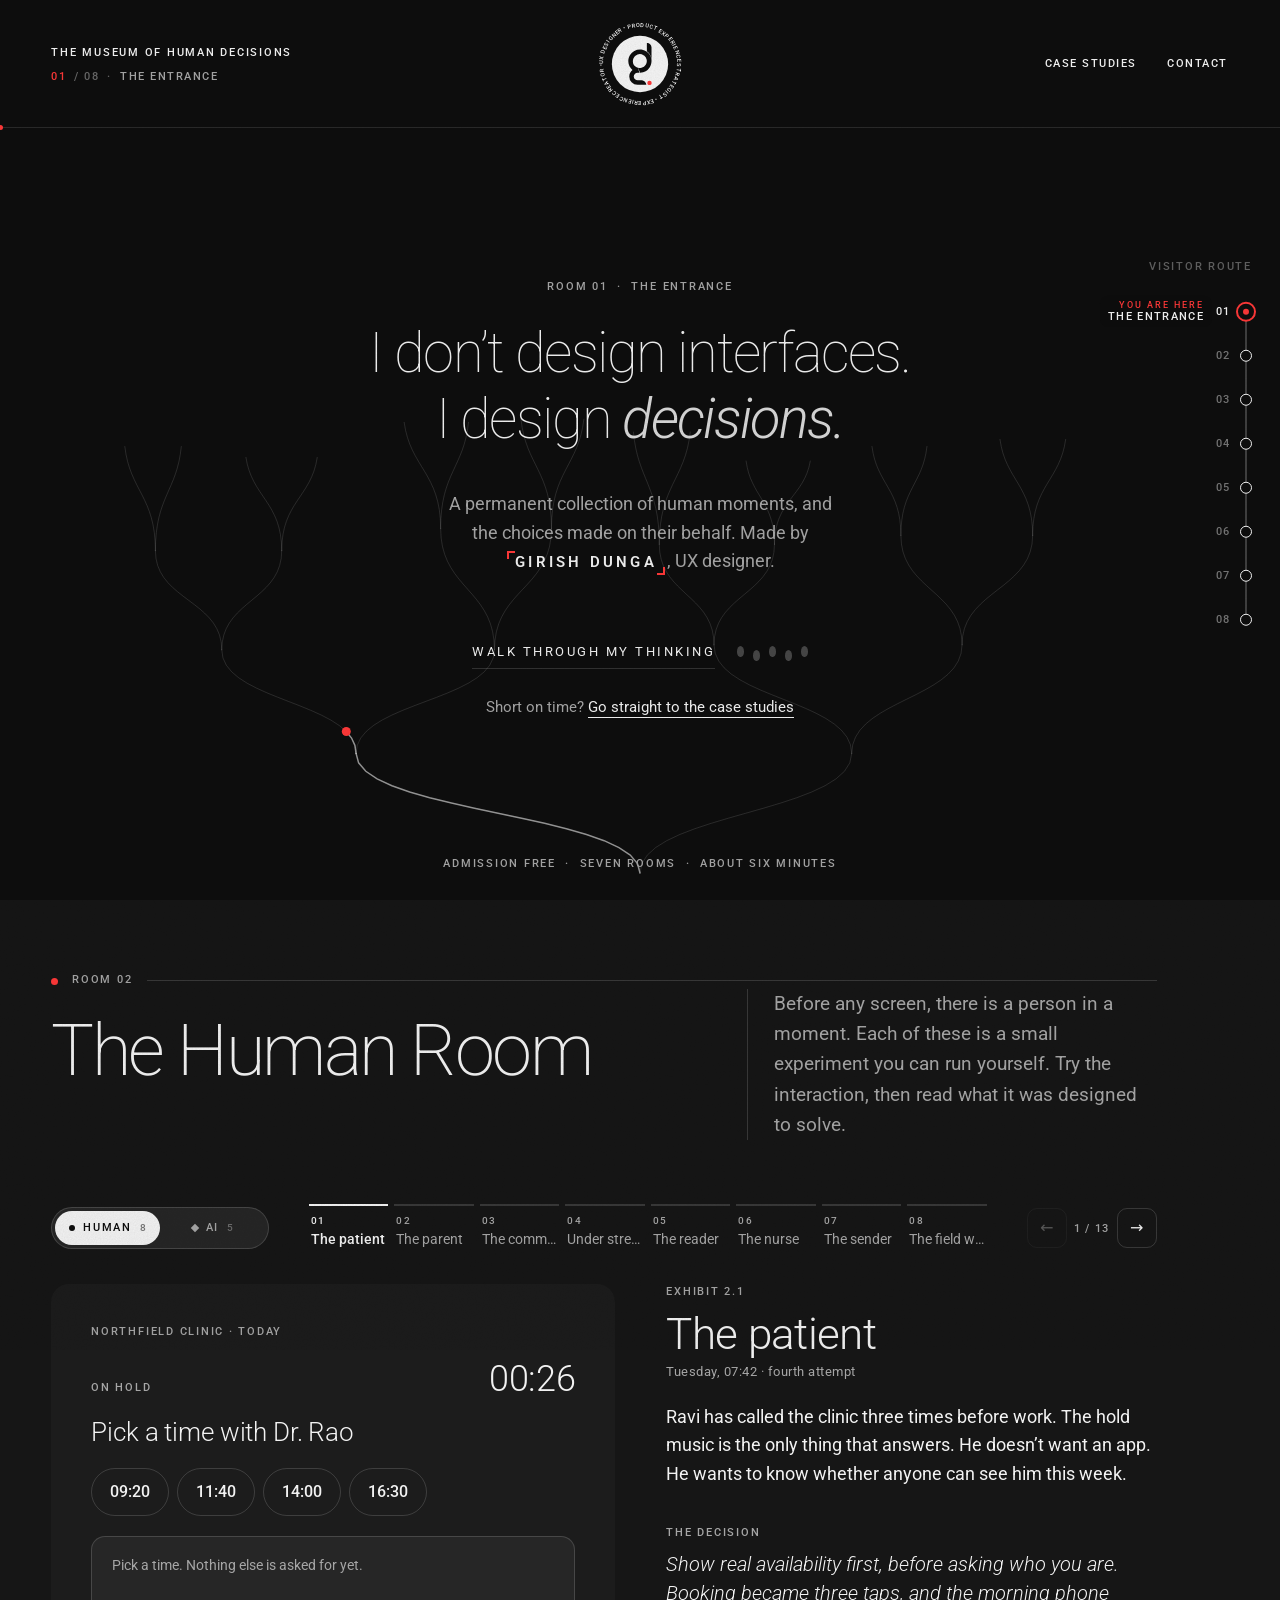
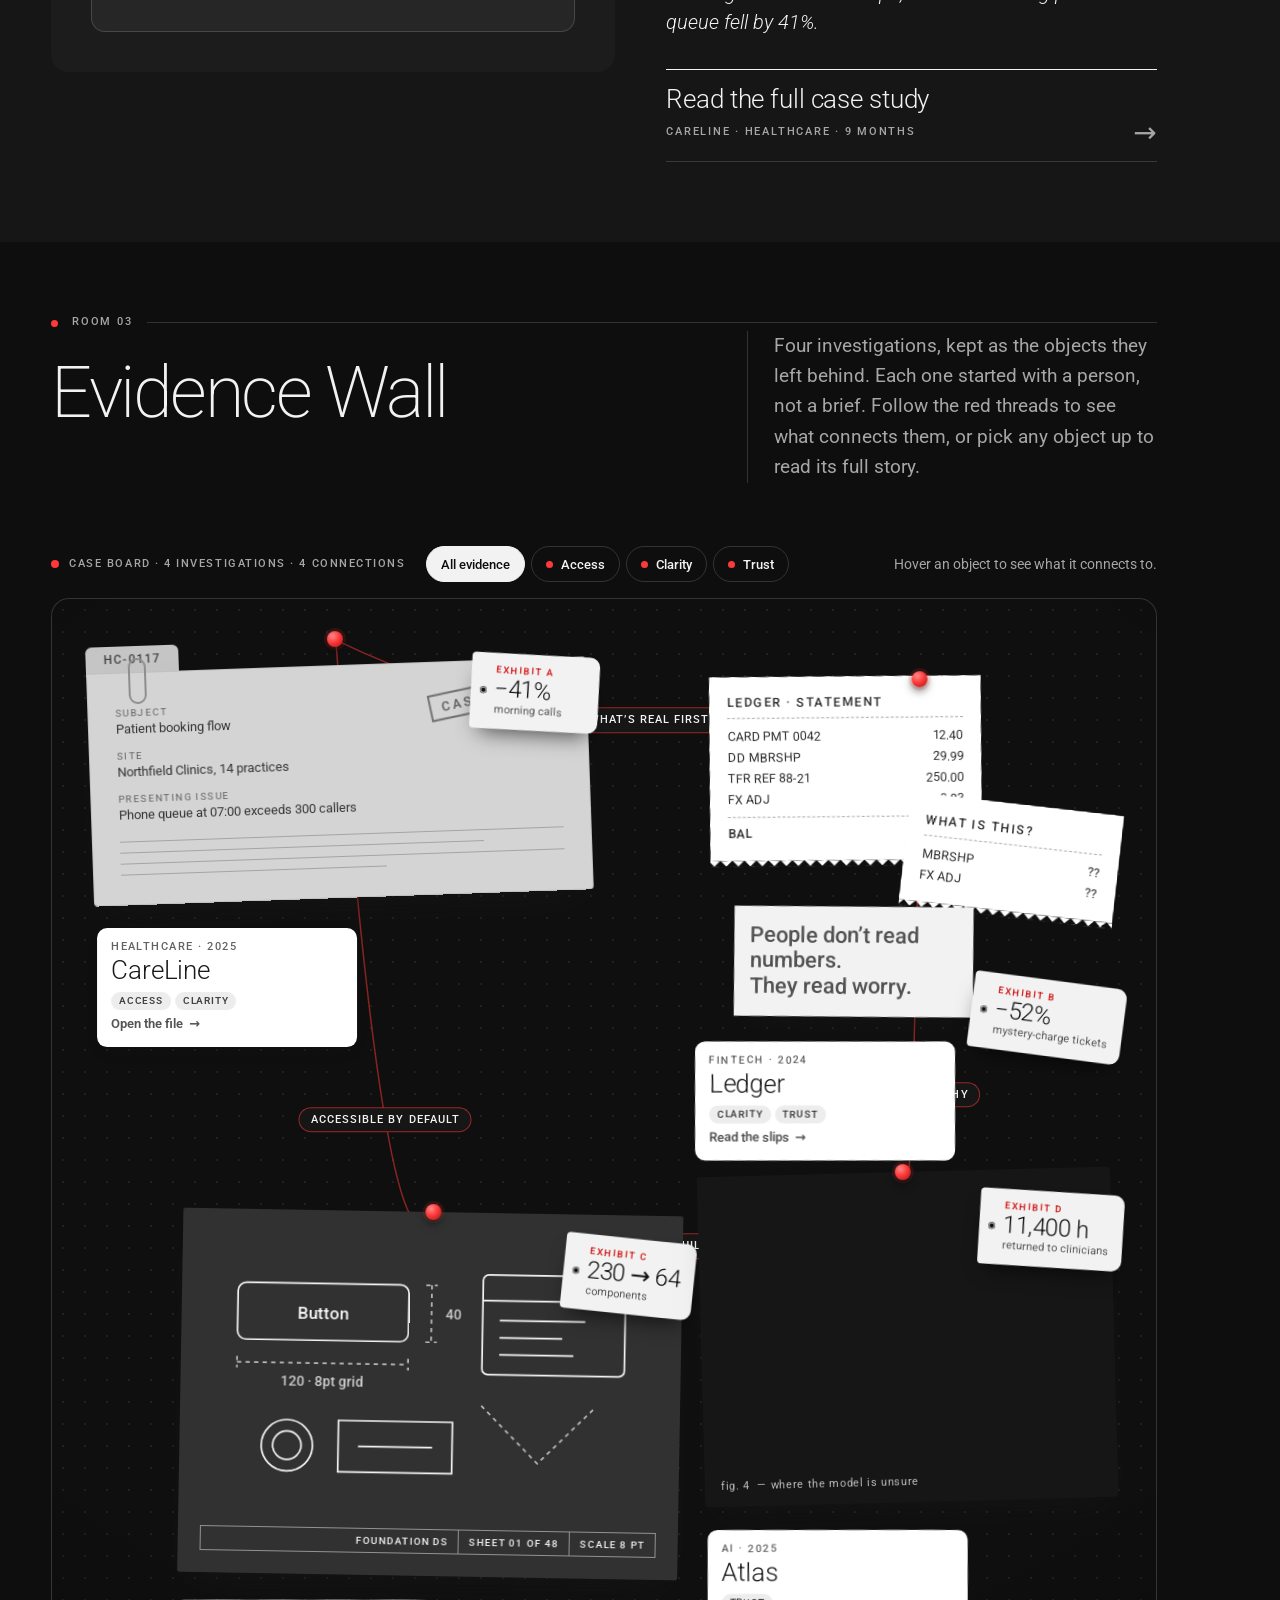
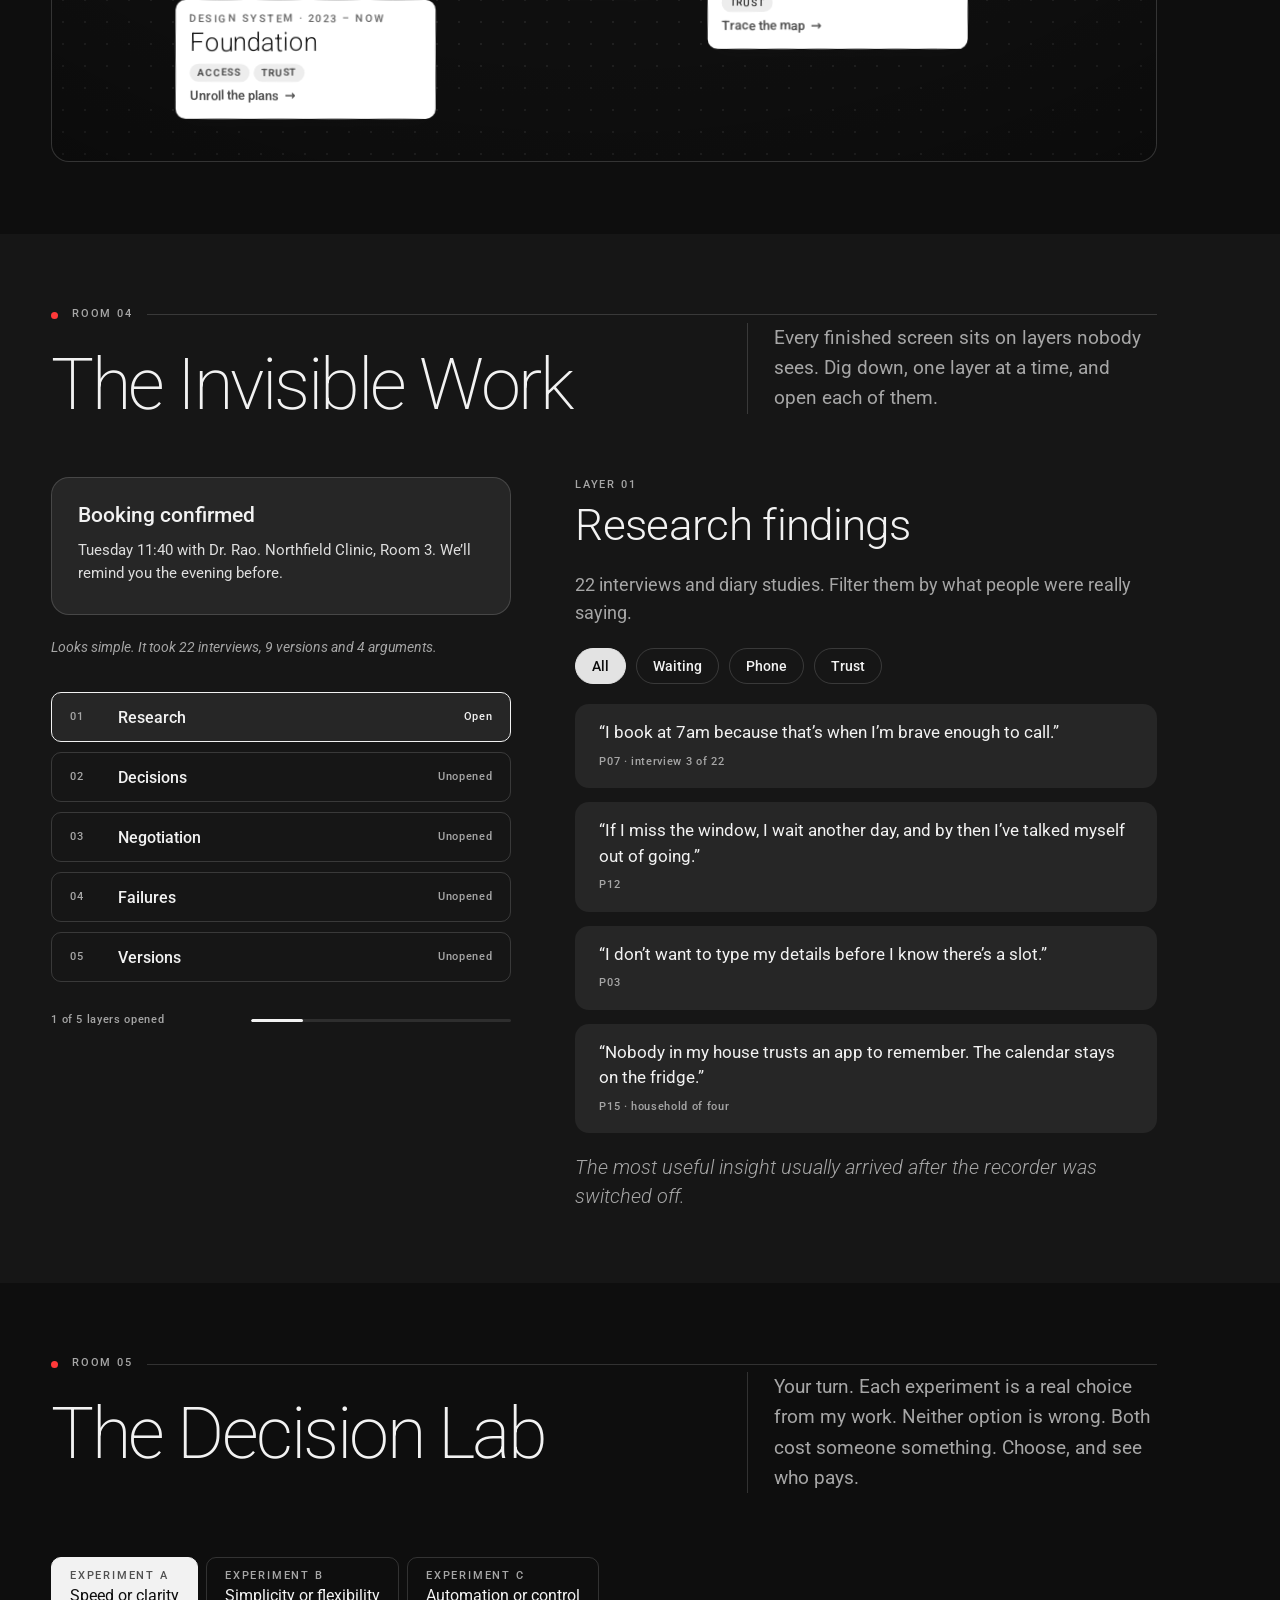
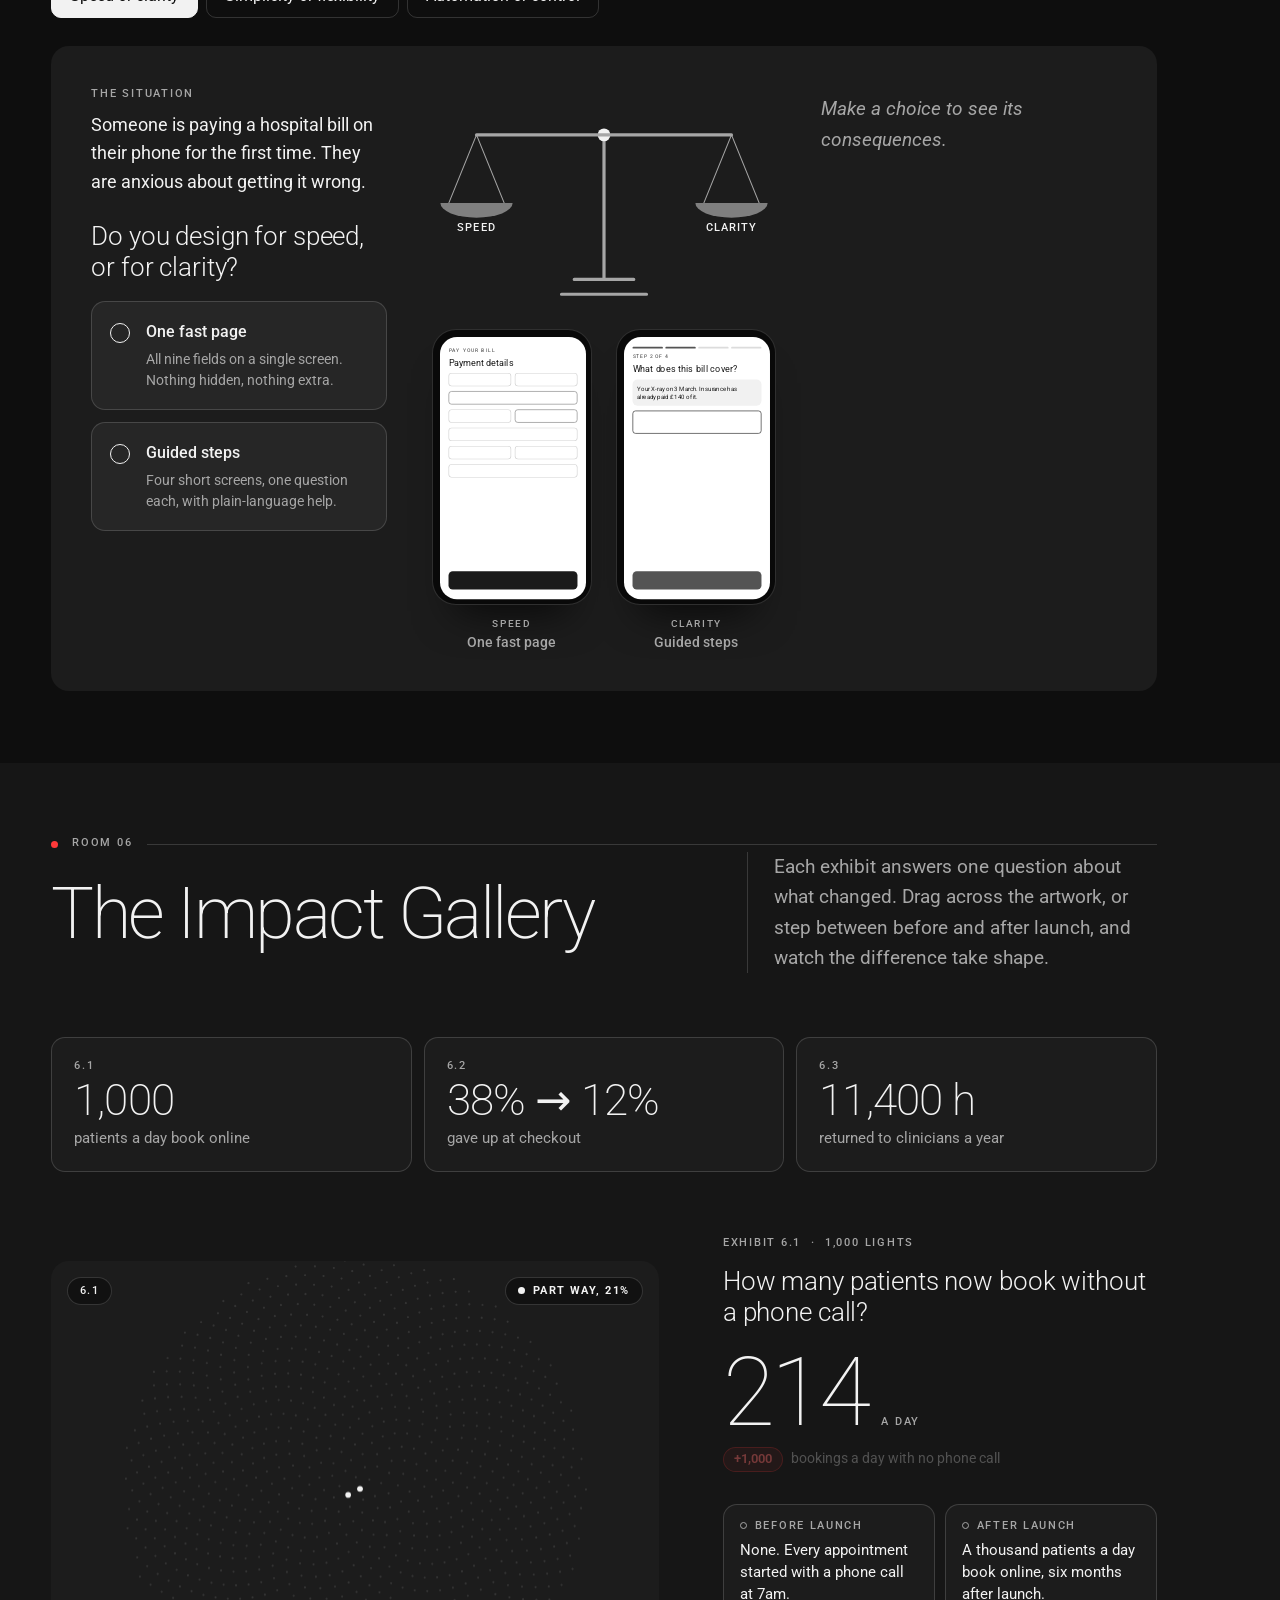
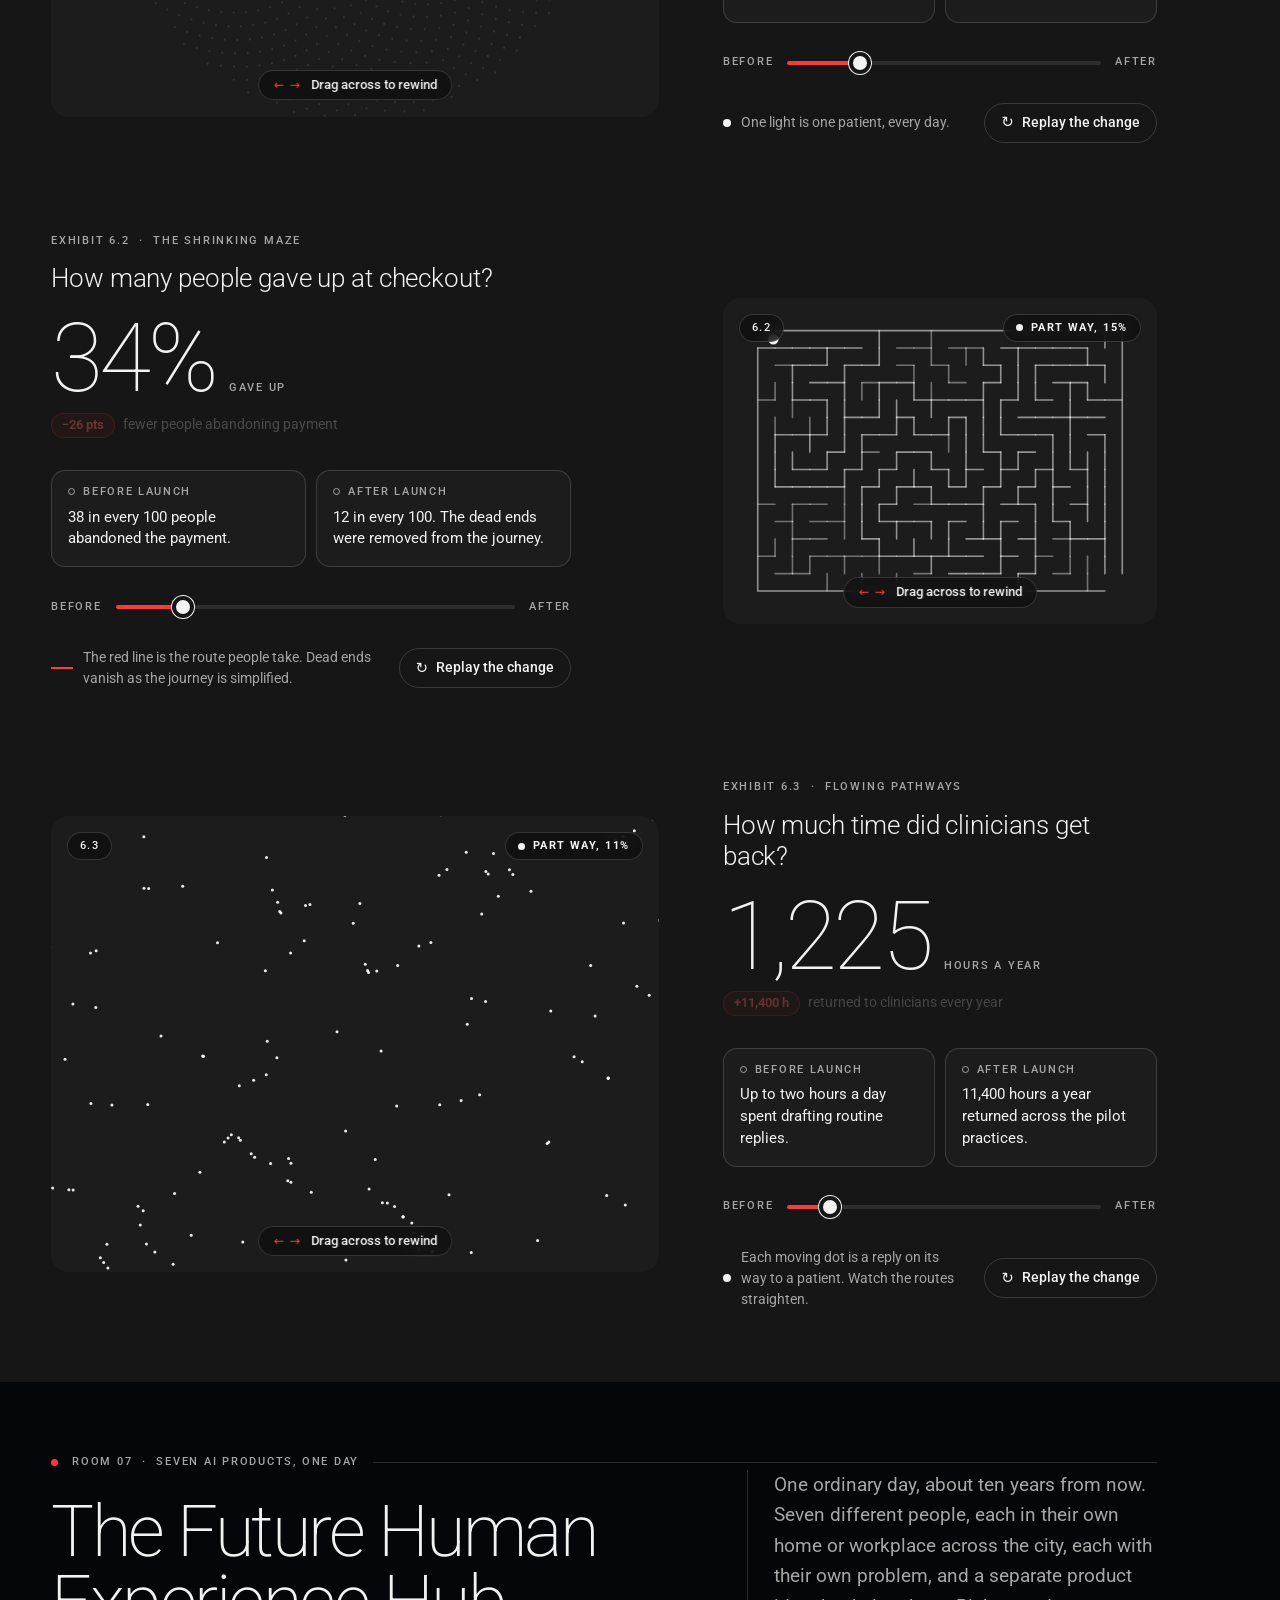
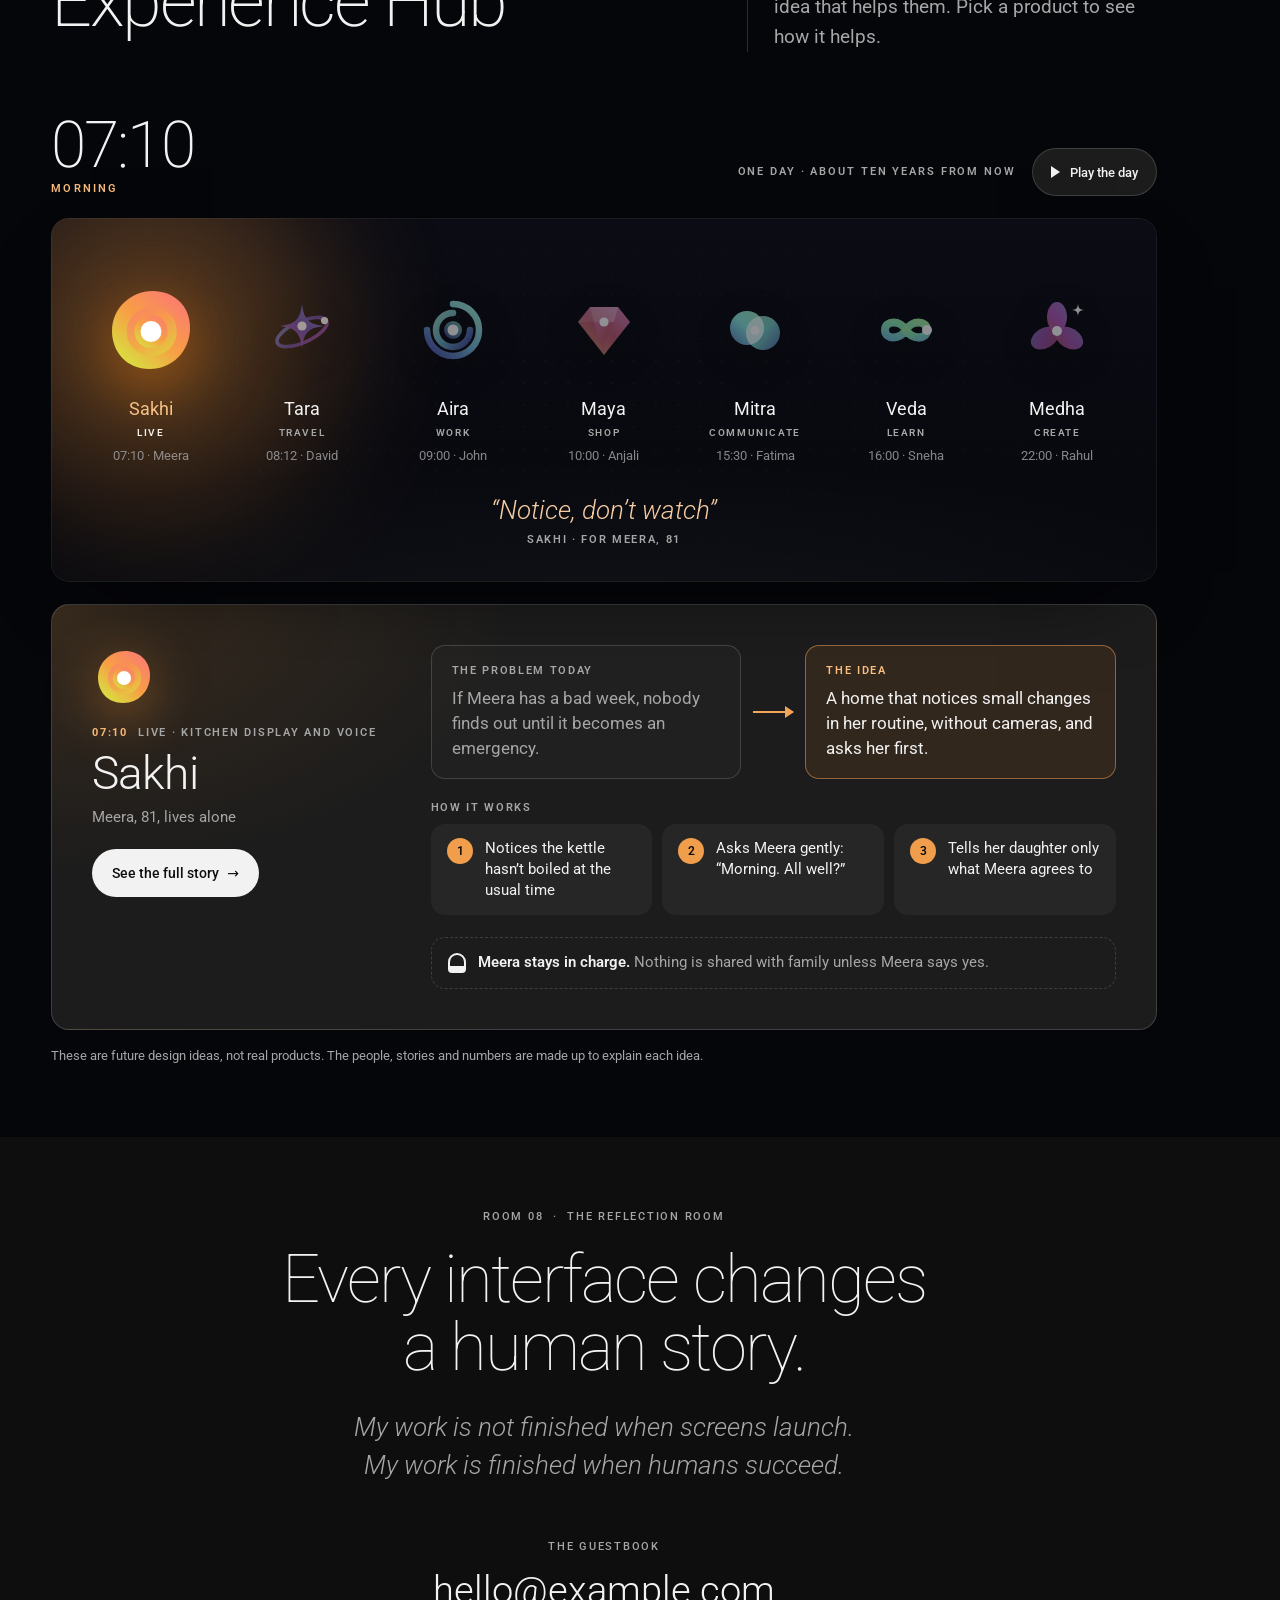
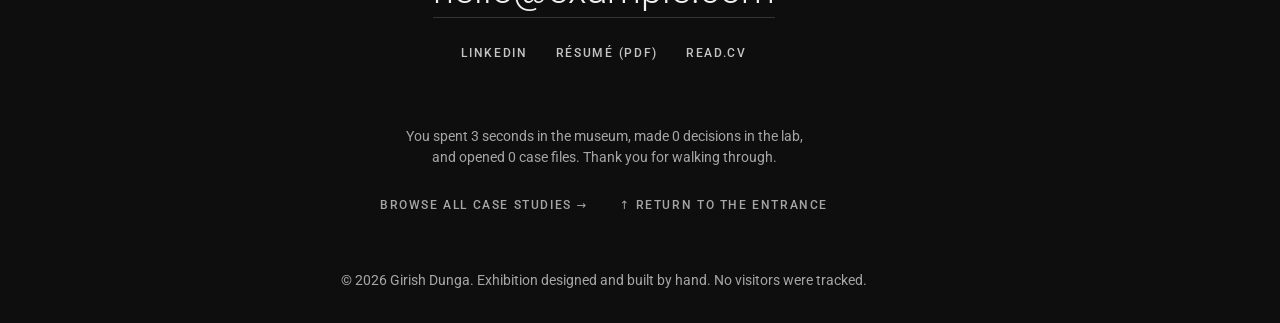
<file: index.html>
<!doctype html>
<html lang="en">
<head>
  <meta charset="utf-8">
  <meta name="viewport" content="width=device-width, initial-scale=1">
  <title>The Museum of Human Decisions — Girish Dunga, UX Designer</title>
  <meta name="description" content="A UX portfolio presented as an exhibition: human moments, the decisions made on their behalf, and the evidence behind them.">
  <meta name="theme-color" content="#0E0E0E">
  <link rel="icon" href="assets/logo.svg" type="image/svg+xml">

  <link rel="preconnect" href="https://fonts.googleapis.com">
  <link rel="preconnect" href="https://fonts.gstatic.com" crossorigin>
  <link href="https://fonts.googleapis.com/css2?family=Roboto:ital,wght@0,100..900;1,100..900&display=swap" rel="stylesheet">
  <link rel="stylesheet" href="css/style.css">
  <script>
    // Hide animated content before first paint, but never strand it if scripts fail
    document.documentElement.classList.add('js');
    if (!matchMedia('(prefers-reduced-motion: reduce)').matches) {
      document.documentElement.classList.add('motion');
      setTimeout(function () { if (!window.__museumReady) document.documentElement.classList.remove('motion'); }, 4000);
    }
  </script>
</head>
<body>
  <a class="skip-link" href="#main">Skip to the exhibition</a>

  <div class="grain" aria-hidden="true"></div>


  <!-- Museum header: where you are on the left, the badge in the centre, the way out on the right -->
  <header class="museum-bar" data-theme="dark">
    <div class="bar-left">
      <p class="brand-tagline">The Museum of Human Decisions</p>
      <p class="bar-here" aria-hidden="true"><span class="bar-here-no">01</span><span class="bar-here-of">/ 08</span><span class="bar-here-name">The Entrance</span></p>
    </div>
    <div class="brand">
      <a class="wordmark" href="#entrance" aria-label="Girish Dunga. UX designer, product experience strategist, experience creator. Back to the entrance">
        <svg class="badge" viewBox="0 0 200 200" aria-hidden="true" focusable="false">
          <defs>
            <path id="badge-ring" d="M100,100 m-84,0 a84,84 0 1,1 168,0 a84,84 0 1,1 -168,0"/>
          </defs>
          <g class="badge-ring">
            <text class="badge-text"><textPath href="#badge-ring" textLength="527" lengthAdjust="spacing">UX Designer • Product Experience Strategist • Experience creator •</textPath></text>
          </g>
          <circle class="badge-disc" cx="100" cy="100" r="64"/>
          <svg class="badge-mark" x="73" y="52" width="54" height="96" viewBox="0 0 173.908 313.838">
            <path d="M298.611,238.145V141.272A34.581,34.581,0,0,0,264.039,106.7v61.581A86.079,86.079,0,0,1,298.611,236.7v1.44a85.717,85.717,0,0,0-40.694-69.864c-40.694-25.209-93.992-12.6-118.84,27.729-23.048,37.093-14.405,84.629,18.006,112-13.684,10.8-23.048,27.009-23.768,45.736a62.068,62.068,0,0,0,61.941,64.462h64.462v-2.161s-2.161-25.568-31.331-31.331a23.829,23.829,0,0,0-5.4-.36H195.976c-15.125,0-28.09-11.164-29.17-26.289a28.111,28.111,0,0,1,28.089-29.89h15.125a115.347,115.347,0,0,1-5.762-14.045,131.036,131.036,0,0,1-5.762-22.687,64.938,64.938,0,0,1-13.685-5.762,52.088,52.088,0,0,1-23.048-55.459,41.785,41.785,0,0,1,6.482-15.485,46.852,46.852,0,0,1,11.164-12.6,51.4,51.4,0,0,1,59.78-3.961c1.44,1.08,2.881,1.8,4.321,2.881a51.509,51.509,0,0,1,18.727,29.17,50.787,50.787,0,0,1-6.482,38.533A53.263,53.263,0,0,1,224.065,291.8a57.819,57.819,0,0,1-24.849,0h-.36a273.566,273.566,0,0,0,15.485,36.732,86.425,86.425,0,0,0,71.3-40.694C295.009,272,299.331,255.07,298.611,238.145Z" transform="translate(-126.095 -106.7)"/>
            <circle cx="16.406" cy="16.406" r="16.406" transform="translate(141.095 281.025)" fill="#ff3939"/>
          </svg>
        </svg>
      </a>
    </div>
    <nav class="bar-nav" aria-label="Quick links">
      <a class="bar-link bar-link--text" href="#case-studies" data-open-index>Case studies</a>
      <a class="bar-link bar-link--text" href="#contact">Contact</a>
      <div class="rooms-menu">
        <button class="bar-link rooms-toggle" type="button" aria-expanded="false" aria-controls="rooms-list">Rooms</button>
        <ol class="rooms-list" id="rooms-list" hidden>
          <li><a href="#entrance"><span>01</span>The Entrance</a></li>
          <li><a href="#human-room"><span>02</span>The Human Room</a></li>
          <li><a href="#evidence-wall"><span>03</span>Evidence Wall</a></li>
          <li><a href="#invisible-work"><span>04</span>The Invisible Work</a></li>
          <li><a href="#decision-lab"><span>05</span>The Decision Lab</a></li>
          <li><a href="#impact-gallery"><span>06</span>The Impact Gallery</a></li>
          <li><a href="#future-hub"><span>07</span>Future Hub</a></li>
          <li><a href="#reflection-room"><span>08</span>The Reflection Room</a></li>
        </ol>
      </div>
    </nav>
    <span class="bar-progress" aria-hidden="true"></span>
  </header>

  <nav class="floorplan" aria-label="Floor plan">
    <p class="fp-title" aria-hidden="true">Visitor route</p>
    <div class="fp-route">
      <span class="fp-track" aria-hidden="true"><span class="fp-fill"></span><span class="fp-you"></span></span>
      <ol>
        <li><a href="#entrance" data-room-link="entrance"><span class="fp-label"><span class="fp-here">You are here</span><span class="fp-name">The Entrance</span></span><span class="fp-num">01</span><span class="fp-dot" aria-hidden="true"></span></a></li>
        <li><a href="#human-room" data-room-link="human-room"><span class="fp-label"><span class="fp-here">You are here</span><span class="fp-name">The Human Room</span></span><span class="fp-num">02</span><span class="fp-dot" aria-hidden="true"></span></a></li>
        <li><a href="#evidence-wall" data-room-link="evidence-wall"><span class="fp-label"><span class="fp-here">You are here</span><span class="fp-name">Evidence Wall</span></span><span class="fp-num">03</span><span class="fp-dot" aria-hidden="true"></span></a></li>
        <li><a href="#invisible-work" data-room-link="invisible-work"><span class="fp-label"><span class="fp-here">You are here</span><span class="fp-name">The Invisible Work</span></span><span class="fp-num">04</span><span class="fp-dot" aria-hidden="true"></span></a></li>
        <li><a href="#decision-lab" data-room-link="decision-lab"><span class="fp-label"><span class="fp-here">You are here</span><span class="fp-name">The Decision Lab</span></span><span class="fp-num">05</span><span class="fp-dot" aria-hidden="true"></span></a></li>
        <li><a href="#impact-gallery" data-room-link="impact-gallery"><span class="fp-label"><span class="fp-here">You are here</span><span class="fp-name">The Impact Gallery</span></span><span class="fp-num">06</span><span class="fp-dot" aria-hidden="true"></span></a></li>
        <li><a href="#future-hub" data-room-link="future-hub"><span class="fp-label"><span class="fp-here">You are here</span><span class="fp-name">Future Hub</span></span><span class="fp-num">07</span><span class="fp-dot" aria-hidden="true"></span></a></li>
        <li><a href="#reflection-room" data-room-link="reflection-room"><span class="fp-label"><span class="fp-here">You are here</span><span class="fp-name">The Reflection Room</span></span><span class="fp-num">08</span><span class="fp-dot" aria-hidden="true"></span></a></li>
      </ol>
    </div>
  </nav>

  <main id="main">

    <!-- ============ ROOM 01 — THE ENTRANCE ============ -->
    <section id="entrance" class="room room--entrance" data-theme="dark" data-room-name="The Entrance" data-room-num="01" aria-labelledby="entrance-title">
      <canvas class="entrance-canvas" aria-hidden="true"></canvas>

      <div class="entrance-inner">
        <p class="placard-line" data-reveal>Room 01 &nbsp;·&nbsp; The Entrance</p>
        <h1 id="entrance-title" class="statement">
          <span class="statement-line"><span class="statement-inner">I don’t design interfaces.</span></span>
          <span class="statement-line"><span class="statement-inner">I design <em>decisions.</em></span></span>
        </h1>
        <p class="entrance-sub" data-reveal>
          A permanent collection of human moments, and the choices made on their behalf.
          Made by <span class="curator-name"><span class="curator-name-text">Girish Dunga</span></span>, UX designer.
        </p>
        <a class="walk-in" href="#human-room" data-reveal>
          <span class="walk-in-text">Walk through my thinking</span>
          <span class="walk-in-steps" aria-hidden="true"><i></i><i></i><i></i><i></i><i></i></span>
        </a>
        <p class="entrance-alt" data-reveal>
          Short on time? <a href="#case-studies" data-open-index>Go straight to the case studies</a>
        </p>
      </div>

      <p class="admission" aria-hidden="true">Admission free &nbsp;·&nbsp; Seven rooms &nbsp;·&nbsp; About six minutes</p>
    </section>

    <!-- ============ ROOM 02 — THE HUMAN ROOM ============ -->
    <section id="human-room" class="room room--human" data-theme="light" data-room-name="The Human Room" data-room-num="02" aria-labelledby="human-title">
      <header class="room-head">
        <p class="room-num" aria-hidden="true">02</p>
        <div>
          <p class="placard-line" data-reveal>Room 02</p>
          <h2 id="human-title" class="room-title" data-reveal>The Human Room</h2>
          <p class="room-intro" data-reveal>
            Before any screen, there is a person in a moment. Each of these is a small experiment
            you can run yourself. Try the interaction, then read what it was designed to solve.
          </p>
        </div>
      </header>

      <div class="hr" data-hr>
        <div class="hr-controls">
          <div class="hr-bar">
            <!-- One kind of moment at a time: the toggle switches the row below -->
            <div class="hr-switch" role="tablist" aria-label="Kind of moment" data-kind="human">
              <button class="hr-tab" type="button" role="tab" id="hr-tab-human" aria-controls="hr-group-human" aria-selected="true" data-tab="human" aria-label="Human moments">Human <span class="hr-tab-n" data-n></span></button>
              <button class="hr-tab" type="button" role="tab" id="hr-tab-ai" aria-controls="hr-group-ai" aria-selected="false" tabindex="-1" data-tab="ai" aria-label="AI moments">AI <span class="hr-tab-n" data-n></span></button>
            </div>
            <div class="hr-steps">
              <button class="hr-nav hr-prev" type="button" aria-label="Previous moment">&larr;</button>
              <p class="hr-count" aria-live="polite">1 / 8</p>
              <button class="hr-nav hr-next" type="button" aria-label="Next moment">&rarr;</button>
            </div>
          </div>
          <!-- The index is built from the slides below: each one says its name and its kind -->
          <div class="hr-index">
            <div class="hr-group" data-group="human" id="hr-group-human" role="tabpanel" aria-labelledby="hr-tab-human">
              <div class="hr-rail">
                <button class="hr-scroll hr-scroll--back" type="button" aria-label="Show earlier moments" tabindex="-1" hidden>&larr;</button>
                <div class="hr-dots" role="group" aria-label="Human moments"></div>
                <button class="hr-scroll hr-scroll--more" type="button" tabindex="-1" hidden><span data-more></span> &rarr;</button>
              </div>
            </div>
            <div class="hr-group" data-group="ai" id="hr-group-ai" role="tabpanel" aria-labelledby="hr-tab-ai" hidden>
              <div class="hr-rail">
                <button class="hr-scroll hr-scroll--back" type="button" aria-label="Show earlier moments" tabindex="-1" hidden>&larr;</button>
                <div class="hr-dots" role="group" aria-label="AI moments"></div>
                <button class="hr-scroll hr-scroll--more" type="button" tabindex="-1" hidden><span data-more></span> &rarr;</button>
              </div>
            </div>
          </div>
        </div>

        <div class="hr-track" tabindex="0" role="region" aria-roledescription="carousel" aria-label="Human moments. Use the arrow keys, the buttons or swipe to move between them.">

          <!-- The patient: choose a slot while the hold timer runs -->
          <article class="hr-slide" data-case="patient" data-name="The patient" data-kind="human" role="group" aria-roledescription="slide" aria-label="The patient">
            <div class="hr-stage hr-unfold">
              <p class="hr-kicker">Northfield Clinic · Today</p>
              <div class="hr-hold"><span>On hold</span><b class="hr-timer" data-timer>00:23</b></div>
              <p class="hr-q">Pick a time with Dr. Rao</p>
              <div class="hr-chips">
                <button class="hr-chip" type="button" data-slot="09:20" aria-pressed="false">09:20</button>
                <button class="hr-chip" type="button" data-slot="11:40" aria-pressed="false">11:40</button>
                <button class="hr-chip" type="button" data-slot="14:00" aria-pressed="false">14:00</button>
                <button class="hr-chip" type="button" data-slot="16:30" aria-pressed="false">16:30</button>
              </div>
              <div class="hr-result" aria-live="polite"><p class="hr-note">Pick a time. Nothing else is asked for yet.</p></div>
            </div>
            <div class="hr-text hr-unfold">
              <p class="exhibit-no">Exhibit 2.1</p>
              <h3 class="moment-title">The patient</h3>
              <p class="moment-time">Tuesday, 07:42 · fourth attempt</p>
              <div class="moment-story">
                <p>Ravi has called the clinic three times before work. The hold music is the only thing that answers. He doesn’t want an app. He wants to know whether anyone can see him this week.</p>
              </div>
              <div class="moment-decision">
                <p class="decision-label">The decision</p>
                <p>Show real availability first, before asking who you are. Booking became three taps, and the morning phone queue fell by 41%.</p>
              </div>
            </div>
            <div class="hr-more hr-unfold">
              <details class="hr-case">
                <summary><span class="hr-case-cue">Read the full case study</span><span class="hr-case-sub">CareLine · Healthcare · 9 months</span></summary>
                <div class="hr-case-body">
                  <dl class="hr-case-meta">
                    <div><dt>Project</dt><dd>CareLine, online booking for Northfield Clinics, 14 practices</dd></div>
                    <div><dt>My role</dt><dd>Lead UX designer</dd></div>
                    <div><dt>Team</dt><dd>2 designers, 1 researcher, 6 engineers</dd></div>
                    <div><dt>Method</dt><dd>22 interviews, two weeks in waiting rooms and on reception phones</dd></div>
                  </dl>
                  <div class="hr-case-grid">
                    <section class="hr-chap">
                      <p class="hr-chap-label">01 · The problem</p>
                      <h4>The phone line was the only door, and it was open for 40 minutes a day.</h4>
                      <p>More than 300 people called at 07:00 for the same handful of appointments. Older patients, carers and shift workers were hit hardest, because they had no other way in.</p>
                    </section>
                    <section class="hr-chap">
                      <p class="hr-chap-label">02 · What the research said</p>
                      <p>Most callers already knew what they needed. What they lacked was visibility: nobody could see whether an appointment existed before committing to the queue. In the old online flow, 40% left before they ever saw a time slot.</p>
                      <blockquote class="hr-case-quote">“I book at 7am because that’s when I’m brave enough to call.”<cite>Participant 07, age 68</cite></blockquote>
                    </section>
                    <section class="hr-chap">
                      <p class="hr-chap-label">03 · What we tried</p>
                      <ul class="hr-tried" role="list">
                        <li><span class="hr-tag" data-tag="kept">Kept</span><span>Availability before identity. Real slots are shown first, and details are asked for only once a time is chosen.</span></li>
                        <li><span class="hr-tag" data-tag="dropped">Dropped</span><span>Booking by chatbot. Three of eight participants gave up partway through the conversation.</span></li>
                        <li><span class="hr-tag" data-tag="dropped">Dropped</span><span>A paid reminder upgrade on the confirmation screen. I argued for it, and I was wrong.</span></li>
                      </ul>
                    </section>
                    <section class="hr-chap">
                      <p class="hr-chap-label">04 · What shipped</p>
                      <p>A three-tap booking flow, one reminder the evening before, and symptoms described in the patient’s own words. The phone line stayed open for the people who need it most.</p>
                    </section>
                    <section class="hr-chap">
                      <p class="hr-chap-label">05 · What changed</p>
                      <ul class="hr-figs" role="list">
                        <li><b>−41%</b>calls to the morning queue within three months</li>
                        <li><b>3 taps</b>to book from the home screen, down from 11</li>
                        <li><b>1,000</b>patients a day booking without calling, by month six</li>
                      </ul>
                    </section>
                    <section class="hr-chap">
                      <p class="hr-chap-label">06 · What I’d do differently</p>
                      <p>I’d bring receptionists into the design work from week one, not week six. They knew the unusual cases better than any dataset.</p>
                    </section>
                  </div>
                </div>
              </details>
            </div>
          </article>

          <!-- The parent: tap each dose as it is given -->
          <article class="hr-slide" data-case="parent" data-name="The parent" data-kind="human" role="group" aria-roledescription="slide" aria-label="The parent">
            <div class="hr-stage hr-unfold">
              <p class="hr-kicker">Aria’s medicine · Today</p>
              <p class="hr-q">Tap a dose each time it is given</p>
              <div class="hr-doses">
                <button class="hr-dose" type="button" data-state="0"><span><b>08:00</b> Amoxicillin 5 ml</span><span class="hr-dose-who">Not yet</span></button>
                <button class="hr-dose" type="button" data-state="0"><span><b>14:00</b> Amoxicillin 5 ml</span><span class="hr-dose-who">Not yet</span></button>
                <button class="hr-dose" type="button" data-state="0"><span><b>20:00</b> Amoxicillin 5 ml</span><span class="hr-dose-who">Not yet</span></button>
              </div>
              <p class="hr-hint">Each tap cycles: not yet, Sam, Priya.</p>
              <div class="hr-result" aria-live="polite"></div>
            </div>
            <div class="hr-text hr-unfold">
              <p class="exhibit-no">Exhibit 2.2</p>
              <h3 class="moment-title">The parent</h3>
              <p class="moment-time">Thursday, 02:10 · day three of antibiotics</p>
              <div class="moment-story">
                <p>Priya is standing in a dark kitchen with a syringe of medicine. Did Sam give the 8 o’clock dose? The note on the fridge doesn’t say. A double dose is worse than a missed one.</p>
              </div>
              <div class="moment-decision">
                <p class="decision-label">The decision</p>
                <p>Design for the household, not the individual. One shared timeline that answers a single question at 2am: <em>has it been given?</em></p>
              </div>
            </div>
            <div class="hr-more hr-unfold">
              <details class="hr-case">
                <summary><span class="hr-case-cue">Read the full case study</span><span class="hr-case-sub">CareLine Household · Healthcare · 10 weeks</span></summary>
                <div class="hr-case-body">
                  <dl class="hr-case-meta">
                    <div><dt>Project</dt><dd>Shared medicine timeline, an extension of CareLine</dd></div>
                    <div><dt>My role</dt><dd>Lead UX designer</dd></div>
                    <div><dt>Team</dt><dd>1 designer, 1 researcher, 3 engineers, 1 pharmacist</dd></div>
                    <div><dt>Method</dt><dd>Two-week diary study with 12 households, 6 home visits</dd></div>
                  </dl>
                  <div class="hr-case-grid">
                    <section class="hr-chap">
                      <p class="hr-chap-label">01 · The problem</p>
                      <h4>Medicine is given by a household, but every tool assumed one person.</h4>
                      <p>A course of antibiotics for a child passes between two or three adults over several days. The record lived on fridge notes, in text messages and in memory, and it failed at exactly the moment it mattered: at night, when one adult was asleep.</p>
                    </section>
                    <section class="hr-chap">
                      <p class="hr-chap-label">02 · What the research said</p>
                      <p>Nobody wanted reminders. They wanted an answer to one question, has it been given, without waking anyone up. Eight of twelve households described at least one near miss in the past year.</p>
                      <blockquote class="hr-case-quote">“Nobody in my house trusts an app to remember. The calendar stays on the fridge.”<cite>Participant 15, household of four</cite></blockquote>
                    </section>
                    <section class="hr-chap">
                      <p class="hr-chap-label">03 · What we tried</p>
                      <ul class="hr-tried" role="list">
                        <li><span class="hr-tag" data-tag="kept">Kept</span><span>One shared list with a name on every dose, so the answer is readable in a glance.</span></li>
                        <li><span class="hr-tag" data-tag="dropped">Dropped</span><span>Per-person accounts with notifications to the other adult. It woke people up and still left the question open.</span></li>
                        <li><span class="hr-tag" data-tag="dropped">Dropped</span><span>A dose calculator. The pharmacist showed us it moved risk from the label to our screen.</span></li>
                      </ul>
                    </section>
                    <section class="hr-chap">
                      <p class="hr-chap-label">04 · What shipped</p>
                      <p>A single timeline per child, visible to every adult in the household. One tap records a dose and who gave it. A dose can be corrected, and the correction is shown, never hidden.</p>
                    </section>
                    <section class="hr-chap">
                      <p class="hr-chap-label">05 · What changed</p>
                      <ul class="hr-figs" role="list">
                        <li><b>2 taps</b>to record a dose, from a locked phone</li>
                        <li><b>71%</b>of households had a second adult join in the first week</li>
                        <li><b>0</b>double doses reported in the eight-week pilot</li>
                      </ul>
                    </section>
                    <section class="hr-chap">
                      <p class="hr-chap-label">06 · What I’d do differently</p>
                      <p>I’d test with grandparents and childminders sooner. The household was always bigger than the two parents we recruited.</p>
                    </section>
                  </div>
                </div>
              </details>
            </div>
          </article>

          <!-- The commuter: switch between the full board and one next step -->
          <article class="hr-slide" data-case="commuter" data-name="The commuter" data-kind="human" role="group" aria-roledescription="slide" aria-label="The commuter">
            <div class="hr-stage hr-unfold">
              <p class="hr-kicker">Monday, 07:58 · Kingsford line</p>
              <div class="hr-seg" role="group" aria-label="How much to show">
                <button class="hr-mode" type="button" data-mode="all" aria-pressed="true">Full board</button>
                <button class="hr-mode" type="button" data-mode="next" aria-pressed="false">Next step only</button>
              </div>
              <ul class="hr-board" role="list">
                <li class="hr-row"><span>08:03 KINGSFORD</span><span>4</span></li>
                <li class="hr-row"><span>08:07 HARBOUR ST</span><span>2</span></li>
                <li class="hr-row"><span>08:11 MILL LANE</span><span>—</span></li>
                <li class="hr-row"><span>PLATFORM CHANGED</span><span>!</span></li>
              </ul>
              <div class="hr-next-step" hidden>
                <p class="hr-kicker">Leave now</p>
                <p class="hr-big">Platform 4</p>
                <p class="hr-note">2 min walk. Stairs on the left.</p>
              </div>
              <p class="hr-count-down">Time to decide <b data-count>90 sec</b></p>
            </div>
            <div class="hr-text hr-unfold">
              <p class="exhibit-no">Exhibit 2.3</p>
              <h3 class="moment-title">The commuter</h3>
              <p class="moment-time">Monday, 07:58 · 90 seconds to decide</p>
              <div class="moment-story">
                <p>Tom is walking fast, coffee in one hand, phone in the other. The platform has changed. He has one glance, maybe two, before he chooses a staircase.</p>
              </div>
              <div class="moment-decision">
                <p class="decision-label">The decision</p>
                <p>Remove everything that isn’t the next action. One number, one instruction, one countdown. Fewer screens, read faster.</p>
              </div>
            </div>
            <div class="hr-more hr-unfold">
              <details class="hr-case">
                <summary><span class="hr-case-cue">Read the full case study</span><span class="hr-case-sub">Kingsford Line · Transport · 5 months</span></summary>
                <div class="hr-case-body">
                  <dl class="hr-case-meta">
                    <div><dt>Project</dt><dd>Live departures for the Kingsford Line app</dd></div>
                    <div><dt>My role</dt><dd>Product designer</dd></div>
                    <div><dt>Team</dt><dd>1 designer, 1 content designer, 4 engineers</dd></div>
                    <div><dt>Method</dt><dd>30 commutes observed in person, glance tests at 1.5 seconds</dd></div>
                  </dl>
                  <div class="hr-case-grid">
                    <section class="hr-chap">
                      <p class="hr-chap-label">01 · The problem</p>
                      <h4>The departure board was complete, accurate and unreadable at walking speed.</h4>
                      <p>The app copied the station board: every service, every platform, every note. A platform change appeared as one more row among many, at the moment when people had the least attention to spare.</p>
                    </section>
                    <section class="hr-chap">
                      <p class="hr-chap-label">02 · What the research said</p>
                      <p>People walking through a station look at their phone for about a second and a half at a time. In glance tests, fewer than half could name their platform from the old screen after one look.</p>
                      <blockquote class="hr-case-quote">“I don’t read it. I look for my number, and if I can’t find it I follow the crowd.”<cite>Commuter, observed journey 11</cite></blockquote>
                    </section>
                    <section class="hr-chap">
                      <p class="hr-chap-label">03 · What we tried</p>
                      <ul class="hr-tried" role="list">
                        <li><span class="hr-tag" data-tag="kept">Kept</span><span>One next action for the journey you are on: platform, walking time, which way to turn.</span></li>
                        <li><span class="hr-tag" data-tag="dropped">Dropped</span><span>Colour-coded rows on the full board. Faster to scan, still too much to scan.</span></li>
                        <li><span class="hr-tag" data-tag="dropped">Dropped</span><span>Push alerts for every platform change. People had muted them by day three.</span></li>
                      </ul>
                    </section>
                    <section class="hr-chap">
                      <p class="hr-chap-label">04 · What shipped</p>
                      <p>A “next step” view that opens by default during a saved commute, with the full board one tap away. Platform changes replace the instruction on screen instead of adding a line to it.</p>
                    </section>
                    <section class="hr-chap">
                      <p class="hr-chap-label">05 · What changed</p>
                      <ul class="hr-figs" role="list">
                        <li><b>3 sec</b>to find the right platform, down from 11</li>
                        <li><b>−27%</b>missed-connection complaints in the first quarter</li>
                        <li><b>1 screen</b>instead of four for a changed platform</li>
                      </ul>
                    </section>
                    <section class="hr-chap">
                      <p class="hr-chap-label">06 · What I’d do differently</p>
                      <p>I’d design the full board and the next step together. Shipping them a release apart made the simple view feel like a mode, not the default.</p>
                    </section>
                  </div>
                </div>
              </details>
            </div>
          </article>

          <!-- Under stress: keep trying, and watch the errors give way to something calm -->
          <article class="hr-slide" data-case="stress" data-name="Under stress" data-kind="human" role="group" aria-roledescription="slide" aria-label="The person under stress">
            <div class="hr-stage hr-unfold">
              <p class="hr-kicker">Sunday, 23:16 · Flood claim</p>
              <p class="hr-q">Upload the photos of the damage</p>
              <div class="hr-stack" aria-live="polite"></div>
              <button class="hr-try" type="button">Upload claim photos</button>
              <p class="hr-hint">Tap upload to see what Grace sees, three times.</p>
            </div>
            <div class="hr-text hr-unfold">
              <p class="exhibit-no">Exhibit 2.4</p>
              <h3 class="moment-title">The person under stress</h3>
              <p class="moment-time">Insurance claim, after a flood</p>
              <div class="moment-story">
                <p>Grace has photographed every ruined room. The upload fails for the third time. Stress narrows attention, so “something went wrong” reads as “you did something wrong.”</p>
              </div>
              <div class="moment-decision">
                <p class="decision-label">The decision</p>
                <p>Errors should lower someone’s heart rate. Say what is safe first, then what happened, then exactly one next step, and a human name.</p>
              </div>
            </div>
            <div class="hr-more hr-unfold">
              <details class="hr-case">
                <summary><span class="hr-case-cue">Read the full case study</span><span class="hr-case-sub">Fairweather Insurance · Claims · 4 months</span></summary>
                <div class="hr-case-body">
                  <dl class="hr-case-meta">
                    <div><dt>Project</dt><dd>Home claims journey for Fairweather Insurance</dd></div>
                    <div><dt>My role</dt><dd>Senior product designer</dd></div>
                    <div><dt>Team</dt><dd>1 designer, 1 content designer, 5 engineers, claims handlers</dd></div>
                    <div><dt>Method</dt><dd>14 recorded claim calls, 9 interviews after a claim</dd></div>
                  </dl>
                  <div class="hr-case-grid">
                    <section class="hr-chap">
                      <p class="hr-chap-label">01 · The problem</p>
                      <h4>The error messages were written for the system, at the worst hour of someone’s year.</h4>
                      <p>After a flood, people upload dozens of large photos on a weak connection. Uploads failed often, and every failure said the same thing: something went wrong. Many people assumed their whole claim was gone and started again from the first page.</p>
                    </section>
                    <section class="hr-chap">
                      <p class="hr-chap-label">02 · What the research said</p>
                      <p>On the recorded calls, the first question was almost never about the error. It was “have I lost everything?” People under stress read a vague message as blame, and a blank one as loss.</p>
                      <blockquote class="hr-case-quote">“I didn’t know if I’d broken it or if it had broken. I just closed it and cried.”<cite>Claimant, interview 4</cite></blockquote>
                    </section>
                    <section class="hr-chap">
                      <p class="hr-chap-label">03 · What we tried</p>
                      <ul class="hr-tried" role="list">
                        <li><span class="hr-tag" data-tag="kept">Kept</span><span>A fixed order for every error: what is safe, what happened, one next step, a named person.</span></li>
                        <li><span class="hr-tag" data-tag="dropped">Dropped</span><span>A friendlier tone on the same vague message. Warm words with no information tested worse.</span></li>
                        <li><span class="hr-tag" data-tag="dropped">Dropped</span><span>Error codes for support. Useful to us, frightening to read.</span></li>
                      </ul>
                    </section>
                    <section class="hr-chap">
                      <p class="hr-chap-label">04 · What shipped</p>
                      <p>Uploads now retry by themselves and save after each photo. When something does fail, the message starts with what has been kept, and offers a direct line to a handler who can already see the claim.</p>
                    </section>
                    <section class="hr-chap">
                      <p class="hr-chap-label">05 · What changed</p>
                      <ul class="hr-figs" role="list">
                        <li><b>81%</b>of claims completed online, up from 58%</li>
                        <li><b>−33%</b>repeat calls about the same claim</li>
                        <li><b>0</b>claims restarted from page one after an upload error</li>
                      </ul>
                    </section>
                    <section class="hr-chap">
                      <p class="hr-chap-label">06 · What I’d do differently</p>
                      <p>I’d fix the upload before rewriting the message. The best error is still the one nobody has to read.</p>
                    </section>
                  </div>
                </div>
              </details>
            </div>
          </article>

          <!-- The reader: grow the text and see which layout survives -->
          <article class="hr-slide" data-case="reader" data-name="The reader" data-kind="human" role="group" aria-roledescription="slide" aria-label="The reader">
            <div class="hr-stage hr-unfold">
              <p class="hr-kicker">Harbour Bank · Margaret’s phone</p>
              <p class="hr-q">Set the text to the size Margaret reads at</p>
              <div class="hr-size">
                <label for="hr-size-range">Text size</label>
                <output id="hr-size-val" for="hr-size-range">100%</output>
              </div>
              <input id="hr-size-range" class="dig-range" type="range" min="100" max="200" step="25" value="100">
              <div class="hr-seg" role="group" aria-label="Which layout">
                <button class="hr-mode" type="button" data-layout="fixed" aria-pressed="true">Old layout</button>
                <button class="hr-mode" type="button" data-layout="fluid" aria-pressed="false">Reflowing layout</button>
              </div>
              <div class="hr-screen" data-layout="fixed">
                <span class="hr-bal-k">Current account</span>
                <span class="hr-bal-v">£1,284.60</span>
                <div class="hr-bal-row"><span>Pension credit</span><span>+£201.05</span></div>
                <div class="hr-bal-row"><span>Gas and electricity</span><span>−£86.40</span></div>
              </div>
              <div class="hr-result" aria-live="polite"></div>
            </div>
            <div class="hr-text hr-unfold">
              <p class="exhibit-no">Exhibit 2.5</p>
              <h3 class="moment-title">The reader</h3>
              <p class="moment-time">Wednesday, 16:20 · glasses in the other room</p>
              <div class="moment-story">
                <p>Margaret is 74 and keeps her phone’s text at the largest size, because that is the size she can read. She opens her bank to check that her pension has arrived. The balance is there. She just can’t see the end of it.</p>
              </div>
              <div class="moment-decision">
                <p class="decision-label">The decision</p>
                <p>Design at 200% first, then scale down. A layout that survives the largest text survives everything smaller.</p>
              </div>
            </div>
            <div class="hr-more hr-unfold">
              <details class="hr-case">
                <summary><span class="hr-case-cue">Read the full case study</span><span class="hr-case-sub">Harbour Bank · Accessibility · 6 months</span></summary>
                <div class="hr-case-body">
                  <dl class="hr-case-meta">
                    <div><dt>Project</dt><dd>Large-text redesign of the Harbour Bank mobile app</dd></div>
                    <div><dt>My role</dt><dd>Senior product designer, accessibility lead</dd></div>
                    <div><dt>Team</dt><dd>2 designers, 6 engineers, 1 accessibility specialist</dd></div>
                    <div><dt>Method</dt><dd>11 sessions with customers aged 65 and over, audit of 38 screens at 200%</dd></div>
                  </dl>
                  <div class="hr-case-grid">
                    <section class="hr-chap">
                      <p class="hr-chap-label">01 · The problem</p>
                      <h4>The app worked perfectly at the one text size its designers used.</h4>
                      <p>Every screen had been designed and reviewed at the default size. At the largest system setting, balances were cut off mid-number, buttons overlapped, and two screens could not be completed at all.</p>
                    </section>
                    <section class="hr-chap">
                      <p class="hr-chap-label">02 · What the research said</p>
                      <p>Almost a quarter of customers had increased their phone’s text size. They were not a special case. They were one of the largest groups we had, and they were the most likely to phone a branch instead.</p>
                      <blockquote class="hr-case-quote">“I can see there’s money in there. I just can’t see how much.”<cite>Customer, age 74, session 6</cite></blockquote>
                    </section>
                    <section class="hr-chap">
                      <p class="hr-chap-label">03 · What we tried</p>
                      <ul class="hr-tried" role="list">
                        <li><span class="hr-tag" data-tag="kept">Kept</span><span>Designing at 200% first, then scaling down. Rows stack, amounts wrap, nothing has a fixed height.</span></li>
                        <li><span class="hr-tag" data-tag="dropped">Dropped</span><span>A separate “simple mode”. People did not want a different app, they wanted this one to listen to their phone.</span></li>
                        <li><span class="hr-tag" data-tag="dropped">Dropped</span><span>Capping text at 130% to protect the layout. It protected the layout and nobody else.</span></li>
                      </ul>
                    </section>
                    <section class="hr-chap">
                      <p class="hr-chap-label">04 · What shipped</p>
                      <p>Every core journey rebuilt on a reflowing layout, with large text checked in design review and in automated tests. No setting to find: the app follows the size the phone is already set to.</p>
                    </section>
                    <section class="hr-chap">
                      <p class="hr-chap-label">05 · What changed</p>
                      <ul class="hr-figs" role="list">
                        <li><b>38 of 38</b>core screens usable at 200% text, up from 9</li>
                        <li><b>23%</b>of customers use a larger text size</li>
                        <li><b>−18%</b>branch calls asking for a balance</li>
                      </ul>
                    </section>
                    <section class="hr-chap">
                      <p class="hr-chap-label">06 · What I’d do differently</p>
                      <p>I’d put large text in the definition of done from the first sprint. Retrofitting 38 screens cost far more than building them right.</p>
                    </section>
                  </div>
                </div>
              </details>
            </div>
          </article>

          <!-- The nurse: a handover that is interrupted, and picks up where it stopped -->
          <article class="hr-slide" data-case="nurse" data-name="The nurse" data-kind="human" role="group" aria-roledescription="slide" aria-label="The nurse">
            <div class="hr-stage hr-unfold">
              <p class="hr-kicker">Ward 6B · Night handover</p>
              <p class="hr-q">Hand over bed 12 before the shift ends</p>
              <ol class="hr-checks" role="list">
                <li class="hr-item" data-state="todo"><span>Allergies confirmed</span><span class="hr-item-state">To do</span></li>
                <li class="hr-item" data-state="todo"><span>22:00 medication given</span><span class="hr-item-state">To do</span></li>
                <li class="hr-item" data-state="todo"><span>Fluid chart up to date</span><span class="hr-item-state">To do</span></li>
                <li class="hr-item" data-state="todo"><span>Pain score recorded</span><span class="hr-item-state">To do</span></li>
                <li class="hr-item" data-state="todo"><span>Family informed</span><span class="hr-item-state">To do</span></li>
              </ol>
              <div class="hr-bell" hidden>
                <p class="hr-kicker">Call bell</p>
                <p class="hr-big">Bed 4</p>
                <p class="hr-note">You put the tablet down and go.</p>
              </div>
              <button class="hr-try" type="button">Confirm next check</button>
              <div class="hr-result" aria-live="polite"></div>
            </div>
            <div class="hr-text hr-unfold">
              <p class="exhibit-no">Exhibit 2.6</p>
              <h3 class="moment-title">The nurse</h3>
              <p class="moment-time">Friday, 06:50 · ten minutes to handover</p>
              <div class="moment-story">
                <p>Jo has six patients to hand over and ten minutes to do it. A call bell goes off halfway through bed 12. When she comes back, the screen has timed out and the form is empty.</p>
              </div>
              <div class="moment-decision">
                <p class="decision-label">The decision</p>
                <p>Assume every task will be interrupted. Save each step as it is made, and bring people back to the exact place they left.</p>
              </div>
            </div>
            <div class="hr-more hr-unfold">
              <details class="hr-case">
                <summary><span class="hr-case-cue">Read the full case study</span><span class="hr-case-sub">Ward Handover · Clinical tools · 7 months</span></summary>
                <div class="hr-case-body">
                  <dl class="hr-case-meta">
                    <div><dt>Project</dt><dd>Nursing handover for a 420-bed hospital</dd></div>
                    <div><dt>My role</dt><dd>Lead UX designer</dd></div>
                    <div><dt>Team</dt><dd>1 designer, 1 clinical lead, 4 engineers</dd></div>
                    <div><dt>Method</dt><dd>6 night shifts observed, 41 handovers observed</dd></div>
                  </dl>
                  <div class="hr-case-grid">
                    <section class="hr-chap">
                      <p class="hr-chap-label">01 · The problem</p>
                      <h4>The form assumed ten quiet minutes. Nobody on a ward has ten quiet minutes.</h4>
                      <p>Handover was a single long form that saved only at the end and timed out after three minutes. Nurses were interrupted partway through most handovers, came back to an empty screen, and went back to paper.</p>
                    </section>
                    <section class="hr-chap">
                      <p class="hr-chap-label">02 · What the research said</p>
                      <p>We counted an interruption roughly every six minutes. The paper sheet survived because it stayed exactly as it was left. The software lost to a piece of paper on the one thing that mattered.</p>
                      <blockquote class="hr-case-quote">“I’ll do it properly on paper and badly on the computer, because paper waits for me.”<cite>Staff nurse, night shift 3</cite></blockquote>
                    </section>
                    <section class="hr-chap">
                      <p class="hr-chap-label">03 · What we tried</p>
                      <ul class="hr-tried" role="list">
                        <li><span class="hr-tag" data-tag="kept">Kept</span><span>Each check saves the moment it is confirmed, and the screen reopens where you stopped.</span></li>
                        <li><span class="hr-tag" data-tag="dropped">Dropped</span><span>A longer timeout. It hid the problem for five more minutes and raised a privacy concern.</span></li>
                        <li><span class="hr-tag" data-tag="dropped">Dropped</span><span>Voice entry. Wards are loud, and patients are listening.</span></li>
                      </ul>
                    </section>
                    <section class="hr-chap">
                      <p class="hr-chap-label">04 · What shipped</p>
                      <p>Handover as a short list of checks per patient, each saved separately. After an interruption the nurse returns to the exact check, with a marker that says so. Paper sheets were withdrawn by the wards themselves.</p>
                    </section>
                    <section class="hr-chap">
                      <p class="hr-chap-label">05 · What changed</p>
                      <ul class="hr-figs" role="list">
                        <li><b>−62%</b>handover items left blank</li>
                        <li><b>9 min</b>average handover per nurse, down from 14</li>
                        <li><b>0</b>forms lost to a timeout since launch</li>
                      </ul>
                    </section>
                    <section class="hr-chap">
                      <p class="hr-chap-label">06 · What I’d do differently</p>
                      <p>I’d shadow night shifts before day shifts. The hardest conditions were where the real design brief was.</p>
                    </section>
                  </div>
                </div>
              </details>
            </div>
          </article>

          <!-- The sender: a warning before, or a way back after -->
          <article class="hr-slide" data-case="sender" data-name="The sender" data-kind="human" role="group" aria-roledescription="slide" aria-label="The sender">
            <div class="hr-stage hr-unfold">
              <p class="hr-kicker">Send money · London to Lagos</p>
              <p class="hr-q">Send £200 to Mum</p>
              <div class="hr-seg" role="group" aria-label="How the app protects you">
                <button class="hr-mode" type="button" data-guard="confirm" aria-pressed="true">Ask “Are you sure?”</button>
                <button class="hr-mode" type="button" data-guard="undo" aria-pressed="false">Offer an undo</button>
              </div>
              <div class="hr-next-step">
                <p class="hr-kicker">To</p>
                <p class="hr-result-h">Folake Adeyemi</p>
                <p class="hr-note">Account ending 4471. Arrives in minutes.</p>
              </div>
              <button class="hr-try" type="button">Send £200</button>
              <p class="hr-count-down" hidden>Sending in <b data-undo>10 sec</b></p>
              <div class="hr-result" aria-live="polite"></div>
            </div>
            <div class="hr-text hr-unfold">
              <p class="exhibit-no">Exhibit 2.7</p>
              <h3 class="moment-title">The sender</h3>
              <p class="moment-time">Saturday, 19:05 · first transfer abroad</p>
              <div class="moment-story">
                <p>Amara is sending £200 to her mother in Lagos for the first time. Her thumb hovers over Send. The app asks “Are you sure?”, which is the one question she can’t answer.</p>
              </div>
              <div class="moment-decision">
                <p class="decision-label">The decision</p>
                <p>Replace the warning with a way back. A ten-second undo does what a confirmation box only pretends to do.</p>
              </div>
            </div>
            <div class="hr-more hr-unfold">
              <details class="hr-case">
                <summary><span class="hr-case-cue">Read the full case study</span><span class="hr-case-sub">Sendwell · Fintech · 5 months</span></summary>
                <div class="hr-case-body">
                  <dl class="hr-case-meta">
                    <div><dt>Project</dt><dd>First-transfer journey for Sendwell, international payments</dd></div>
                    <div><dt>My role</dt><dd>Product designer</dd></div>
                    <div><dt>Team</dt><dd>1 designer, 1 researcher, 5 engineers, legal and risk</dd></div>
                    <div><dt>Method</dt><dd>18 interviews with first-time senders, funnel analysis of 40,000 transfers</dd></div>
                  </dl>
                  <div class="hr-case-grid">
                    <section class="hr-chap">
                      <p class="hr-chap-label">01 · The problem</p>
                      <h4>We asked “Are you sure?” at the moment people were least able to answer.</h4>
                      <p>A first transfer abroad feels like it can’t be undone, and the app agreed. The confirmation screen repeated the warning and offered no new information. Nearly four in ten first-time senders stopped there.</p>
                    </section>
                    <section class="hr-chap">
                      <p class="hr-chap-label">02 · What the research said</p>
                      <p>People were not unsure about the amount. They were afraid of a mistake they would only discover afterwards. Several had sent a small test payment first, paying the fee twice for peace of mind.</p>
                      <blockquote class="hr-case-quote">“It asked if I was sure. If I was sure I wouldn’t be reading it three times.”<cite>First-time sender, interview 12</cite></blockquote>
                    </section>
                    <section class="hr-chap">
                      <p class="hr-chap-label">03 · What we tried</p>
                      <ul class="hr-tried" role="list">
                        <li><span class="hr-tag" data-tag="kept">Kept</span><span>A ten-second undo after sending, while the money has not yet left the account.</span></li>
                        <li><span class="hr-tag" data-tag="dropped">Dropped</span><span>A second confirmation with the details repeated. More to read, same fear.</span></li>
                        <li><span class="hr-tag" data-tag="dropped">Dropped</span><span>Typing the recipient’s name to confirm. Accurate, and exhausting on a phone.</span></li>
                      </ul>
                    </section>
                    <section class="hr-chap">
                      <p class="hr-chap-label">04 · What shipped</p>
                      <p>One review screen, then send. A clear countdown offers a way back, and the recipient’s name is checked against the receiving bank before the button can be pressed.</p>
                    </section>
                    <section class="hr-chap">
                      <p class="hr-chap-label">05 · What changed</p>
                      <ul class="hr-figs" role="list">
                        <li><b>78%</b>of first transfers completed, up from 61%</li>
                        <li><b>−44%</b>support contacts about a wrong recipient</li>
                        <li><b>2.1%</b>of transfers undone, almost all for a mistyped amount</li>
                      </ul>
                    </section>
                    <section class="hr-chap">
                      <p class="hr-chap-label">06 · What I’d do differently</p>
                      <p>I’d involve the legal and risk team at the sketch stage. Their concern was valid, and the hold period that answered it was their idea.</p>
                    </section>
                  </div>
                </div>
              </details>
            </div>
          </article>

          <!-- The field worker: record visits with no signal, and watch them send themselves -->
          <article class="hr-slide" data-case="fieldWorker" data-name="The field worker" data-kind="human" role="group" aria-roledescription="slide" aria-label="The field worker">
            <div class="hr-stage hr-unfold">
              <p class="hr-kicker">Village round · Tuesday</p>
              <p class="hr-q">Record each visit as you walk</p>
              <div class="hr-seg" role="group" aria-label="Phone signal">
                <button class="hr-mode" type="button" data-signal="false" aria-pressed="true">No signal</button>
                <button class="hr-mode" type="button" data-signal="true" aria-pressed="false">Signal</button>
              </div>
              <button class="hr-try" type="button">Record a visit</button>
              <ul class="hr-queue" role="list"></ul>
              <div class="hr-result" aria-live="polite"></div>
            </div>
            <div class="hr-text hr-unfold">
              <p class="exhibit-no">Exhibit 2.8</p>
              <h3 class="moment-title">The field worker</h3>
              <p class="moment-time">Tuesday, 11:30 · no signal since the main road</p>
              <div class="moment-story">
                <p>Asha visits nine households a day on foot. The app needs a connection to save, and the nearest one is an hour away. So she writes everything on paper and types it all in again at night.</p>
              </div>
              <div class="moment-decision">
                <p class="decision-label">The decision</p>
                <p>Save to the phone first, and say so in plain words. Sending becomes the app’s job, not hers.</p>
              </div>
            </div>
            <div class="hr-more hr-unfold">
              <details class="hr-case">
                <summary><span class="hr-case-cue">Read the full case study</span><span class="hr-case-sub">Fieldnote · Public health · 8 months</span></summary>
                <div class="hr-case-body">
                  <dl class="hr-case-meta">
                    <div><dt>Project</dt><dd>Fieldnote, visit records for community health workers</dd></div>
                    <div><dt>My role</dt><dd>Lead UX designer</dd></div>
                    <div><dt>Team</dt><dd>2 designers, 1 researcher, 4 engineers, district health office</dd></div>
                    <div><dt>Method</dt><dd>Three weeks walking rounds in 5 districts, 26 health workers</dd></div>
                  </dl>
                  <div class="hr-case-grid">
                    <section class="hr-chap">
                      <p class="hr-chap-label">01 · The problem</p>
                      <h4>The app needed a connection to save, in places that had none.</h4>
                      <p>Health workers recorded visits on paper during the day and typed them in at night, where there was signal. Records arrived late, some never arrived, and every visit was written twice.</p>
                    </section>
                    <section class="hr-chap">
                      <p class="hr-chap-label">02 · What the research said</p>
                      <p>Nobody distrusted the app. They distrusted the spinner. With no way to tell whether a record was safe, the sensible choice was to keep paper as the real record and treat the phone as a chore.</p>
                      <blockquote class="hr-case-quote">“If it spins, I don’t know if it has my work or not. Paper never spins.”<cite>Health worker, district 3</cite></blockquote>
                    </section>
                    <section class="hr-chap">
                      <p class="hr-chap-label">03 · What we tried</p>
                      <ul class="hr-tried" role="list">
                        <li><span class="hr-tag" data-tag="kept">Kept</span><span>Save to the phone first, and say where each record is in plain words.</span></li>
                        <li><span class="hr-tag" data-tag="dropped">Dropped</span><span>A sync button. It made the health worker responsible for the network.</span></li>
                        <li><span class="hr-tag" data-tag="dropped">Dropped</span><span>A banner that said “offline”. True, and no help in deciding what to do next.</span></li>
                      </ul>
                    </section>
                    <section class="hr-chap">
                      <p class="hr-chap-label">04 · What shipped</p>
                      <p>Every record saves on the phone at once and sends itself when a signal appears. Each visit carries one of two labels, saved on this phone or sent to the clinic, and nothing else needs managing.</p>
                    </section>
                    <section class="hr-chap">
                      <p class="hr-chap-label">05 · What changed</p>
                      <ul class="hr-figs" role="list">
                        <li><b>0.4%</b>of records lost to sync errors, down from 9%</li>
                        <li><b>88%</b>of visits reported the same day, up from 34%</li>
                        <li><b>1×</b>each visit written once, not twice</li>
                      </ul>
                    </section>
                    <section class="hr-chap">
                      <p class="hr-chap-label">06 · What I’d do differently</p>
                      <p>I’d test on the phones the workers actually carry. Our first build was fast on our devices and slow on theirs.</p>
                    </section>
                  </div>
                </div>
              </details>
            </div>
          </article>

          <!-- The hiring lead: an AI agent recommends a panel, and shows why -->
          <article class="hr-slide" data-case="panel" data-name="The hiring lead" data-kind="ai" role="group" aria-roledescription="slide" aria-label="The hiring lead">
            <div class="hr-stage hr-unfold">
              <p class="hr-kicker">AI agent · Panel for a senior backend engineer</p>
              <p class="hr-q">Choose what the agent should weigh</p>
              <div class="hr-seg" role="group" aria-label="What the agent weighs">
                <button class="hr-mode" type="button" data-factor="skills" aria-pressed="true">Skills match</button>
                <button class="hr-mode" type="button" data-factor="avail" aria-pressed="true">Availability</button>
                <button class="hr-mode" type="button" data-factor="load" aria-pressed="false">Interview load</button>
                <button class="hr-mode" type="button" data-factor="persp" aria-pressed="false">Different perspective</button>
              </div>
              <ol class="hr-checks" role="list" data-panel></ol>
              <p class="hr-hint">The agent starts with skills and availability only. Switch on interview load and watch the panel change.</p>
              <div class="hr-result" aria-live="polite"></div>
            </div>
            <div class="hr-text hr-unfold">
              <p class="exhibit-no">Exhibit 2.9 · AI</p>
              <h3 class="moment-title">The hiring lead</h3>
              <p class="moment-time">Monday, 09:15 · 12 roles open, 3 panels short</p>
              <div class="moment-story">
                <p>Nadia needs a three-person panel for a backend role by Thursday. She knows who is good: the same five people she always asks, who are also the most exhausted. An AI agent offers to choose for her. She won’t trust a list she can’t question.</p>
              </div>
              <div class="moment-decision">
                <p class="decision-label">The decision</p>
                <p>The agent recommends and the recruiter decides. Every suggestion shows its reasons, every factor can be switched off, and spreading the load is on by default.</p>
              </div>
            </div>
            <div class="hr-more hr-unfold">
              <details class="hr-case">
                <summary><span class="hr-case-cue">Read the full case study</span><span class="hr-case-sub">Panelwise · AI · HR tech · 6 months</span></summary>
                <div class="hr-case-body">
                  <dl class="hr-case-meta">
                    <div><dt>Project</dt><dd>Panelwise, an AI agent that recommends interview panels, for a hiring platform running 2,400 interviews a quarter</dd></div>
                    <div><dt>My role</dt><dd>Lead product designer</dd></div>
                    <div><dt>Team</dt><dd>2 designers, 1 researcher, 1 data scientist, 5 engineers, the people team</dd></div>
                    <div><dt>Method</dt><dd>16 interviews with recruiters and hiring managers, an audit of 9,000 past panels, 3 rounds of tests with a person playing the AI</dd></div>
                  </dl>
                  <div class="hr-case-grid">
                    <section class="hr-chap">
                      <p class="hr-chap-label">01 · The problem</p>
                      <h4>Panels were put together from memory, and memory picks the same people.</h4>
                      <p>Recruiters spent around 40 minutes per role finding interviewers who had the right skills, were free, and had not been asked too often. One in eight interviewers carried a third of all interviews. Panels were rescheduled often, and candidates noticed.</p>
                    </section>
                    <section class="hr-chap">
                      <p class="hr-chap-label">02 · What the research said</p>
                      <p>Recruiters did not want the AI to choose for them. They wanted it to do the searching and show how it got there. In tests where a person played the AI, unexplained suggestions were overridden 70% of the time. The same suggestions with reasons attached were accepted three times as often.</p>
                      <blockquote class="hr-case-quote">“If it can’t tell me why Priya, I’ll pick Priya myself, and at least I’ll know why.”<cite>Recruiter, interview 5</cite></blockquote>
                    </section>
                    <section class="hr-chap">
                      <p class="hr-chap-label">03 · What we tried</p>
                      <ul class="hr-tried" role="list">
                        <li><span class="hr-tag" data-tag="kept">Kept</span><span>Ranked suggestions with the top reasons in plain words, and factors the recruiter can switch on and off.</span></li>
                        <li><span class="hr-tag" data-tag="kept">Kept</span><span>Interview load on by default, so the same experts are not booked every week.</span></li>
                        <li><span class="hr-tag" data-tag="dropped">Dropped</span><span>Booking the top panel automatically. Fast, but nobody owned the choice, and interviewers declined more invites.</span></li>
                        <li><span class="hr-tag" data-tag="dropped">Dropped</span><span>A single match score with no breakdown. People trusted it until it was wrong once, then stopped trusting it altogether.</span></li>
                      </ul>
                    </section>
                    <section class="hr-chap">
                      <p class="hr-chap-label">04 · What shipped</p>
                      <p>The agent suggests a panel with reasons, availability already checked, and a warning when someone is overloaded. The recruiter changes the factors, swaps anyone and books. Every override is logged and used to improve the next suggestion. Names and personal characteristics are never used for ranking. Perspective comes from team, function and each interviewer’s own stated focus.</p>
                    </section>
                    <section class="hr-chap">
                      <p class="hr-chap-label">05 · What changed</p>
                      <ul class="hr-figs" role="list">
                        <li><b>6 min</b>to put a panel together, down from 40</li>
                        <li><b>−52%</b>interview load on the 20 busiest interviewers</li>
                        <li><b>84%</b>of suggested panels booked, with or without edits</li>
                      </ul>
                    </section>
                    <section class="hr-chap">
                      <p class="hr-chap-label">06 · What I’d do differently</p>
                      <p>I’d treat the override log as a product feature from day one. Recruiters’ edits were the best training signal we had, and we started collecting them late.</p>
                    </section>
                  </div>
                </div>
              </details>
            </div>
          </article>

          <!-- The late-night searcher: AI symptom navigation, danger signs first -->
          <article class="hr-slide" data-case="symptomNavigator" data-name="The late-night searcher" data-kind="ai" role="group" aria-roledescription="slide" aria-label="The late-night searcher">
            <div class="hr-stage hr-unfold">
              <p class="hr-kicker">AI symptom navigator · Sunday, 23:40</p>
              <p class="hr-kicker" data-step>Question 1 of 3</p>
              <p class="hr-q" data-question>Is Yusuf showing any of these?</p>
              <div class="hr-chips" data-answers></div>
              <ol class="hr-checks" role="list" data-trail></ol>
              <div class="hr-result" aria-live="polite"></div>
              <button class="hr-try" type="button" hidden>Start again</button>
            </div>
            <div class="hr-text hr-unfold">
              <p class="exhibit-no">Exhibit 2.10 · AI</p>
              <h3 class="moment-title">The late-night searcher</h3>
              <p class="moment-time">Sunday, 23:40 · 38.9°C and rising</p>
              <div class="moment-story">
                <p>Leila’s son has a fever and won’t settle. The out-of-hours line has a 45-minute wait. A search engine has already offered her meningitis, sepsis and a teething gel. She doesn’t need a diagnosis. She needs to know where to go, and how fast.</p>
              </div>
              <div class="moment-decision">
                <p class="decision-label">The decision</p>
                <p>The AI chooses a level of care, never a diagnosis. Fixed rules check for danger signs first, and when the model is unsure, it moves you up a level and tells you why.</p>
              </div>
            </div>
            <div class="hr-more hr-unfold">
              <details class="hr-case">
                <summary><span class="hr-case-cue">Read the full case study</span><span class="hr-case-sub">Waypoint · AI · Healthcare · 10 months</span></summary>
                <div class="hr-case-body">
                  <dl class="hr-case-meta">
                    <div><dt>Project</dt><dd>Waypoint, AI symptom navigation for a regional health service’s urgent care line</dd></div>
                    <div><dt>My role</dt><dd>Lead UX designer</dd></div>
                    <div><dt>Team</dt><dd>2 designers, 1 content designer, 3 clinicians, 1 ML engineer, 6 engineers, a clinical safety officer</dd></div>
                    <div><dt>Method</dt><dd>24 interviews, 300 call recordings reviewed with nurses, safety testing against 1,200 medical test cases</dd></div>
                  </dl>
                  <div class="hr-case-grid">
                    <section class="hr-chap">
                      <p class="hr-chap-label">01 · The problem</p>
                      <h4>People searched their symptoms at night, and the internet answered with the worst case.</h4>
                      <p>The out-of-hours line had waits of up to 45 minutes. People either went to A&E with minor problems, or waited at home with serious ones because they did not want to make a fuss.</p>
                    </section>
                    <section class="hr-chap">
                      <p class="hr-chap-label">02 · What the research said</p>
                      <p>People were not asking for a diagnosis. They wanted to know where to go and how fast. Nurses always asked about danger signs first, never about likely causes, and that order became the backbone of the design.</p>
                      <blockquote class="hr-case-quote">“I don’t need to know what it is. I need to know if I should be worried tonight.”<cite>Parent, interview 9</cite></blockquote>
                    </section>
                    <section class="hr-chap">
                      <p class="hr-chap-label">03 · What we tried</p>
                      <ul class="hr-tried" role="list">
                        <li><span class="hr-tag" data-tag="kept">Kept</span><span>Answers framed as a level of care and a time, such as “speak to a nurse within an hour”, never as a diagnosis.</span></li>
                        <li><span class="hr-tag" data-tag="kept">Kept</span><span>Danger signs asked first and handled by fixed clinical rules that the model cannot override.</span></li>
                        <li><span class="hr-tag" data-tag="kept">Kept</span><span>When the model’s confidence is low, it moves the person up one level of care and says so.</span></li>
                        <li><span class="hr-tag" data-tag="dropped">Dropped</span><span>Free-text chat. It felt friendly, but people described symptoms vaguely and the model filled the gaps with guesses.</span></li>
                        <li><span class="hr-tag" data-tag="dropped">Dropped</span><span>A list of possible conditions with percentages. People read it as a diagnosis, and it made them more anxious.</span></li>
                      </ul>
                    </section>
                    <section class="hr-chap">
                      <p class="hr-chap-label">04 · What shipped</p>
                      <p>A short guided set of questions, danger signs first. Every outcome shows the level of care, why, what to watch for, and one tap to reach a person. Each answer says whether it came from a safety rule or the model. Clinicians review a sample of conversations every week.</p>
                    </section>
                    <section class="hr-chap">
                      <p class="hr-chap-label">05 · What changed</p>
                      <ul class="hr-figs" role="list">
                        <li><b>4 min</b>median time to advice, against up to 45 minutes on hold</li>
                        <li><b>−23%</b>non-urgent A&E visits in the pilot area</li>
                        <li><b>0</b>emergencies missed in safety testing across 1,200 test cases</li>
                      </ul>
                    </section>
                    <section class="hr-chap">
                      <p class="hr-chap-label">06 · What I’d do differently</p>
                      <p>I’d test with people who speak English as a second language much earlier. Our plain language was plainer to us than it was to them.</p>
                    </section>
                  </div>
                </div>
              </details>
            </div>
          </article>

          <!-- The researcher: an AI research copilot, where every theme shows its evidence -->
          <article class="hr-slide" data-case="researcher" data-name="The researcher" data-kind="ai" role="group" aria-roledescription="slide" aria-label="The researcher">
            <div class="hr-stage hr-unfold">
              <p class="hr-kicker">AI research copilot · Study 14, 12 interviews</p>
              <p class="hr-q">Pick a theme to see what it stands on</p>
              <div class="hr-doses" data-themes>
                <button class="hr-dose" type="button" data-state="0" aria-pressed="false"><span>Fees feel hidden until checkout</span><span class="hr-dose-who">9 of 12</span></button>
                <button class="hr-dose" type="button" data-state="0" aria-pressed="false"><span>Text reminders are trusted more than the app</span><span class="hr-dose-who">6 of 12</span></button>
                <button class="hr-dose" type="button" data-state="0" aria-pressed="false"><span>People want to pay in instalments</span><span class="hr-dose-who">4 of 12</span></button>
                <button class="hr-dose" type="button" data-state="0" aria-pressed="false"><span>Users want a dark mode</span><span class="hr-dose-who">Weak · 1 of 12</span></button>
              </div>
              <div class="hr-result" aria-live="polite"></div>
            </div>
            <div class="hr-text hr-unfold">
              <p class="exhibit-no">Exhibit 2.11 · AI</p>
              <h3 class="moment-title">The researcher</h3>
              <p class="moment-time">Thursday, 17:30 · readout at 10 tomorrow</p>
              <div class="moment-story">
                <p>Kemi has twelve interview transcripts and a readout in the morning. An AI tool offers her eight themes in thirty seconds. They read well. She has no idea which of them she could defend when the product lead asks, “Who said that?”</p>
              </div>
              <div class="moment-decision">
                <p class="decision-label">The decision</p>
                <p>No theme without its evidence. Every finding links to the people who said it, and thin evidence is marked, not hidden.</p>
              </div>
            </div>
            <div class="hr-more hr-unfold">
              <details class="hr-case">
                <summary><span class="hr-case-cue">Read the full case study</span><span class="hr-case-sub">Research analysis · AI · Research tools · 6 months</span></summary>
                <div class="hr-case-body">
                  <dl class="hr-case-meta">
                    <div><dt>Project</dt><dd>An AI research copilot for a 40-person UX team in a product company</dd></div>
                    <div><dt>My role</dt><dd>Lead product designer</dd></div>
                    <div><dt>Team</dt><dd>2 designers, 2 researchers, 1 ML engineer, 4 engineers</dd></div>
                    <div><dt>Method</dt><dd>12 researcher interviews, 8 analysis sessions observed, tested against 3 past studies with known findings</dd></div>
                  </dl>
                  <div class="hr-case-grid">
                    <section class="hr-chap">
                      <p class="hr-chap-label">01 · The problem</p>
                      <h4>Making sense of the research took longer than doing it, and the findings rarely left the room.</h4>
                      <p>Researchers spent two to three days tagging transcripts for every study. Past studies were lost in folders, so product teams paid for research that already existed.</p>
                    </section>
                    <section class="hr-chap">
                      <p class="hr-chap-label">02 · What the research said</p>
                      <p>Researchers were not afraid of AI writing themes. They were afraid of themes they could not defend in front of a doubtful product manager. Every finding needed a quote, and a person behind the quote.</p>
                      <blockquote class="hr-case-quote">“A theme without a quote is just my opinion with better formatting.”<cite>Senior researcher, interview 3</cite></blockquote>
                    </section>
                    <section class="hr-chap">
                      <p class="hr-chap-label">03 · What we tried</p>
                      <ul class="hr-tried" role="list">
                        <li><span class="hr-tag" data-tag="kept">Kept</span><span>Every theme links to the exact quotes and participants that support it, and shows how many.</span></li>
                        <li><span class="hr-tag" data-tag="kept">Kept</span><span>Themes with thin evidence are marked, never hidden and never promoted.</span></li>
                        <li><span class="hr-tag" data-tag="dropped">Dropped</span><span>A one-click executive summary. It read well, lost the detail, and got quoted out of context.</span></li>
                        <li><span class="hr-tag" data-tag="dropped">Dropped</span><span>Auto-tagging that rewrote researchers’ own tags. They lost control of their own labels.</span></li>
                      </ul>
                    </section>
                    <section class="hr-chap">
                      <p class="hr-chap-label">04 · What shipped</p>
                      <p>The copilot drafts themes from transcripts, links each one to its evidence, and flags themes with a single source. Researchers merge, rename or reject every theme before anything is shared. A study library answers “what do we already know?” using past research only, with every answer traced to a study.</p>
                    </section>
                    <section class="hr-chap">
                      <p class="hr-chap-label">05 · What changed</p>
                      <ul class="hr-figs" role="list">
                        <li><b>1 day</b>to analyse a study, down from 3</li>
                        <li><b>2.4×</b>more past studies reused by product teams</li>
                        <li><b>0</b>themes shared without a linked quote</li>
                      </ul>
                    </section>
                    <section class="hr-chap">
                      <p class="hr-chap-label">06 · What I’d do differently</p>
                      <p>I’d bring product managers into testing earlier. They were the real audience for the evidence links, and they asked for things researchers never would.</p>
                    </section>
                  </div>
                </div>
              </details>
            </div>
          </article>

          <!-- The engineer: an FSM copilot that ranks likely causes for this machine, one step at a time -->
          <article class="hr-slide" data-case="engineer" data-name="The engineer" data-kind="ai" role="group" aria-roledescription="slide" aria-label="The engineer">
            <div class="hr-stage hr-unfold">
              <p class="hr-kicker">FSM copilot · Job 4471 · Roof plant room</p>
              <p class="hr-big">Fault E-47</p>
              <p class="hr-q">Likely causes for this chiller</p>
              <ol class="hr-checks" role="list" data-causes></ol>
              <div class="hr-chips" data-acts>
                <button class="hr-chip" type="button" data-act="fixed">Fixed it</button>
                <button class="hr-chip" type="button" data-act="no">Didn’t fix it</button>
              </div>
              <button class="hr-try" type="button" hidden>Start the job again</button>
              <div class="hr-result" aria-live="polite"></div>
            </div>
            <div class="hr-text hr-unfold">
              <p class="exhibit-no">Exhibit 2.12 · AI</p>
              <h3 class="moment-title">The engineer</h3>
              <p class="moment-time">Wednesday, 14:10 · on a roof, gloves on</p>
              <div class="moment-story">
                <p>Ollie is two years into the job, standing in front of a chiller showing a fault code he has never seen. The manual is 400 pages long. The engineer who knew this machine retired last spring.</p>
              </div>
              <div class="moment-decision">
                <p class="decision-label">The decision</p>
                <p>Suggest causes for this machine, not machines in general. One step at a time, with the reason shown, and every “didn’t fix it” improves the next suggestion.</p>
              </div>
            </div>
            <div class="hr-more hr-unfold">
              <details class="hr-case">
                <summary><span class="hr-case-cue">Read the full case study</span><span class="hr-case-sub">FieldMate · AI · Field service management · 9 months</span></summary>
                <div class="hr-case-body">
                  <dl class="hr-case-meta">
                    <div><dt>Project</dt><dd>FieldMate, an AI copilot in a field service app for 1,800 HVAC and lift engineers</dd></div>
                    <div><dt>My role</dt><dd>Lead UX designer</dd></div>
                    <div><dt>Team</dt><dd>2 designers, 1 researcher, 2 data scientists, 7 engineers, field supervisors</dd></div>
                    <div><dt>Method</dt><dd>14 days on the road with engineers, 600 job reports analysed, testing on site with gloves and plant-room noise</dd></div>
                  </dl>
                  <div class="hr-case-grid">
                    <section class="hr-chap">
                      <p class="hr-chap-label">01 · The problem</p>
                      <h4>Engineers fixed faults from memory, and that memory retired with the senior engineers.</h4>
                      <p>The first-time fix rate had stalled. Junior engineers phoned senior colleagues from the roof, and the manuals were 400-page PDFs on a phone screen.</p>
                    </section>
                    <section class="hr-chap">
                      <p class="hr-chap-label">02 · What the research said</p>
                      <p>Engineers did not want a chatbot. They had gloves on, a noisy plant room and one free hand. They wanted the next most likely cause for this specific machine, and to know why the copilot thought so.</p>
                      <blockquote class="hr-case-quote">“Don’t tell me what a chiller is. Tell me what this one did last time.”<cite>Senior engineer, site visit 6</cite></blockquote>
                    </section>
                    <section class="hr-chap">
                      <p class="hr-chap-label">03 · What we tried</p>
                      <ul class="hr-tried" role="list">
                        <li><span class="hr-tag" data-tag="kept">Kept</span><span>Likely causes ranked from this asset’s history and similar fixes across the fleet, each with its reason.</span></li>
                        <li><span class="hr-tag" data-tag="kept">Kept</span><span>One step at a time, large targets, and steps read aloud.</span></li>
                        <li><span class="hr-tag" data-tag="kept">Kept</span><span>“Didn’t fix it” moves to the next cause, and is recorded so the next suggestion is better.</span></li>
                        <li><span class="hr-tag" data-tag="dropped">Dropped</span><span>Free-text chat. Nobody types with gloves on.</span></li>
                        <li><span class="hr-tag" data-tag="dropped">Dropped</span><span>Ordering parts automatically from the top suggestion. A wrong part costs a second visit.</span></li>
                      </ul>
                    </section>
                    <section class="hr-chap">
                      <p class="hr-chap-label">04 · What shipped</p>
                      <p>The copilot opens with the fault code and the asset’s history, ranks likely causes, and guides the engineer one step at a time. When the job is done, it drafts the report from what actually happened, for the engineer to check and sign.</p>
                    </section>
                    <section class="hr-chap">
                      <p class="hr-chap-label">05 · What changed</p>
                      <ul class="hr-figs" role="list">
                        <li><b>81%</b>first-time fix rate, up from 68%</li>
                        <li><b>−45%</b>calls to senior engineers for help</li>
                        <li><b>12 min</b>less paperwork per job</li>
                      </ul>
                    </section>
                    <section class="hr-chap">
                      <p class="hr-chap-label">06 · What I’d do differently</p>
                      <p>I’d make the veteran engineers authors, not only testers. Their notes became the best training data, and once they were credited, the copilot felt like theirs.</p>
                    </section>
                  </div>
                </div>
              </details>
            </div>
          </article>

          <!-- The new joiner: an enterprise knowledge assistant that cites, flags conflicts and respects access -->
          <article class="hr-slide" data-case="knowledge" data-name="The new joiner" data-kind="ai" role="group" aria-roledescription="slide" aria-label="The new joiner">
            <div class="hr-stage hr-unfold">
              <p class="hr-kicker">AI knowledge assistant · Company sources only</p>
              <p class="hr-q">Ask the assistant something</p>
              <div class="hr-doses" data-asks>
                <button class="hr-dose" type="button" data-state="0" aria-pressed="false"><span>How much parental leave do I get?</span><span class="hr-dose-who">Ask</span></button>
                <button class="hr-dose" type="button" data-state="0" aria-pressed="false"><span>Can I expense a desk chair for home?</span><span class="hr-dose-who">Ask</span></button>
                <button class="hr-dose" type="button" data-state="0" aria-pressed="false"><span>What are the salary bands for my team?</span><span class="hr-dose-who">Ask</span></button>
              </div>
              <div class="hr-result" aria-live="polite"></div>
            </div>
            <div class="hr-text hr-unfold">
              <p class="exhibit-no">Exhibit 2.13 · AI</p>
              <h3 class="moment-title">The new joiner</h3>
              <p class="moment-time">Second week · four tabs, four answers</p>
              <div class="moment-story">
                <p>Luis started two weeks ago. He has a simple question about parental leave and finds four pages that answer it differently. He doesn’t know which one is current, and he doesn’t want to ask his manager something he feels he should already know.</p>
              </div>
              <div class="moment-decision">
                <p class="decision-label">The decision</p>
                <p>Every answer shows where it came from and how old it is. When sources disagree, the assistant says so and finds the person who can settle it.</p>
              </div>
            </div>
            <div class="hr-more hr-unfold">
              <details class="hr-case">
                <summary><span class="hr-case-cue">Read the full case study</span><span class="hr-case-sub">Compass · AI · Enterprise knowledge · 8 months</span></summary>
                <div class="hr-case-body">
                  <dl class="hr-case-meta">
                    <div><dt>Project</dt><dd>Compass, an AI assistant across policies, wikis and tickets for a 12,000-person company</dd></div>
                    <div><dt>My role</dt><dd>Senior product designer</dd></div>
                    <div><dt>Team</dt><dd>2 designers, 1 content strategist, 3 ML engineers, 6 engineers, IT security, legal</dd></div>
                    <div><dt>Method</dt><dd>20 interviews, 1,400 helpdesk tickets analysed, a six-week pilot with 600 employees</dd></div>
                  </dl>
                  <div class="hr-case-grid">
                    <section class="hr-chap">
                      <p class="hr-chap-label">01 · The problem</p>
                      <h4>The answer existed. It was in four places, and three of them were out of date.</h4>
                      <p>Employees spent hours a week searching the company’s internal website. HR and IT helpdesks answered the same questions again and again, and the old search confidently returned pages nobody had touched in years.</p>
                    </section>
                    <section class="hr-chap">
                      <p class="hr-chap-label">02 · What the research said</p>
                      <p>People trusted a colleague over a document, because a colleague would say “I’m not sure, check with Dev”. Trust came from knowing where an answer came from, how old it was, and who owned it.</p>
                      <blockquote class="hr-case-quote">“I don’t want the answer. I want the answer I won’t get in trouble for.”<cite>Operations analyst, interview 11</cite></blockquote>
                    </section>
                    <section class="hr-chap">
                      <p class="hr-chap-label">03 · What we tried</p>
                      <ul class="hr-tried" role="list">
                        <li><span class="hr-tag" data-tag="kept">Kept</span><span>Every answer cites its sources, with the owner and the date each was last updated.</span></li>
                        <li><span class="hr-tag" data-tag="kept">Kept</span><span>When sources disagree, both are shown and the owner who can settle it is named.</span></li>
                        <li><span class="hr-tag" data-tag="kept">Kept</span><span>Answers follow existing permissions. If you can’t see a document, neither can the assistant, and it tells you who can help.</span></li>
                        <li><span class="hr-tag" data-tag="dropped">Dropped</span><span>A confident single answer with its sources tucked behind a link.</span></li>
                        <li><span class="hr-tag" data-tag="dropped">Dropped</span><span>Answering from the model’s general knowledge when no company source was found.</span></li>
                      </ul>
                    </section>
                    <section class="hr-chap">
                      <p class="hr-chap-label">04 · What shipped</p>
                      <p>An assistant in the company chat tool and the internal website that answers only from company sources, with citations inline. Old sources are flagged. Conflicts are sent to the document owners, so the fix happens in the source, not in the answer.</p>
                    </section>
                    <section class="hr-chap">
                      <p class="hr-chap-label">05 · What changed</p>
                      <ul class="hr-figs" role="list">
                        <li><b>−38%</b>repeat HR and IT tickets</li>
                        <li><b>212</b>conflicting policy pages found and fixed in the first quarter</li>
                        <li><b>11 min</b>saved per question, measured in the pilot</li>
                      </ul>
                    </section>
                    <section class="hr-chap">
                      <p class="hr-chap-label">06 · What I’d do differently</p>
                      <p>I’d design for document owners as a second user from the start. The assistant was only ever as good as the pages behind it.</p>
                    </section>
                  </div>
                </div>
              </details>
            </div>
          </article>

        </div>
      </div>
    </section>

    <!-- ============ ROOM 03 — EVIDENCE WALL ============ -->
    <section id="evidence-wall" class="room room--evidence" data-theme="light" data-room-name="Evidence Wall" data-room-num="03" aria-labelledby="evidence-title">
      <header class="room-head">
        <p class="room-num" aria-hidden="true">03</p>
        <div>
          <p class="placard-line" data-reveal>Room 03</p>
          <h2 id="evidence-title" class="room-title" data-reveal>Evidence Wall</h2>
          <p class="room-intro" data-reveal>
            Four investigations, kept as the objects they left behind. Each one started with a
            person, not a brief. Follow the red threads to see what connects them, or pick any object up to read its full story.
          </p>
        </div>
      </header>

      <div class="wall-bar">
        <p class="wall-bar-k"><span class="wall-live" aria-hidden="true"></span>Case board · 4 investigations · 4 connections</p>
        <div class="wall-lenses" role="group" aria-label="Highlight the evidence by theme">
          <button class="wall-lens" type="button" data-lens="all" aria-pressed="true">All evidence</button>
          <button class="wall-lens" type="button" data-lens="access" aria-pressed="false">Access</button>
          <button class="wall-lens" type="button" data-lens="clarity" aria-pressed="false">Clarity</button>
          <button class="wall-lens" type="button" data-lens="trust" aria-pressed="false">Trust</button>
        </div>
        <p class="wall-lens-note" aria-live="polite">Hover an object to see what it connects to.</p>
      </div>

      <div class="wall">
        <svg class="wall-threads" aria-hidden="true"></svg>
        <div class="wall-notes" aria-hidden="true"></div>

        <ul class="wall-list" role="list">
          <!-- Healthcare: medical file -->
          <li class="wall-item wall-item--file" data-tags="access clarity">
            <button class="artifact artifact--file" type="button" data-project="careline" aria-haspopup="dialog">
              <span class="pin" aria-hidden="true"></span>
              <span class="ev-tag" aria-hidden="true"><b>Exhibit A</b><span class="ev-v">−41%</span><span class="ev-u">morning calls</span></span>
              <span class="obj obj-file" aria-hidden="true">
                <span class="file-tab">HC-0117</span>
                <span class="file-body">
                  <span class="file-clip"></span>
                  <span class="file-stamp">Case closed</span>
                  <span class="file-field"><span>Subject</span>Patient booking flow</span>
                  <span class="file-field"><span>Site</span>Northfield Clinics, 14 practices</span>
                  <span class="file-field"><span>Presenting issue</span>Phone queue at 07:00 exceeds 300 callers</span>
                  <span class="file-lines"><i></i><i></i><i></i><i></i></span>
                </span>
              </span>
              <span class="caption">
                <span class="caption-kind">Healthcare · 2025</span>
                <span class="caption-title">CareLine</span>
                <span class="caption-tags"><i>Access</i><i>Clarity</i></span>
                <span class="caption-cue">Open the file</span>
              </span>
            </button>
          </li>

          <!-- Fintech: transaction slips -->
          <li class="wall-item wall-item--slips" data-tags="clarity trust">
            <button class="artifact artifact--slips" type="button" data-project="ledger" aria-haspopup="dialog">
              <span class="pin" aria-hidden="true"></span>
              <span class="ev-tag" aria-hidden="true"><b>Exhibit B</b><span class="ev-v">−52%</span><span class="ev-u">mystery-charge tickets</span></span>
              <span class="obj obj-slips" aria-hidden="true">
                <span class="slip slip--a">
                  <span class="slip-head">LEDGER · STATEMENT</span>
                  <span class="slip-row"><span>CARD PMT 0042</span><span>12.40</span></span>
                  <span class="slip-row"><span>DD MBRSHP</span><span>29.99</span></span>
                  <span class="slip-row"><span>TFR REF 88-21</span><span>250.00</span></span>
                  <span class="slip-row"><span>FX ADJ</span><span>0.83</span></span>
                  <span class="slip-total"><span>BAL</span><span>−63.12</span></span>
                </span>
                <span class="slip slip--b">
                  <span class="slip-head">WHAT IS THIS?</span>
                  <span class="slip-row"><span>MBRSHP</span><span>??</span></span>
                  <span class="slip-row"><span>FX ADJ</span><span>??</span></span>
                </span>
                <span class="slip-note">People don’t read numbers.<br>They read worry.</span>
              </span>
              <span class="caption">
                <span class="caption-kind">Fintech · 2024</span>
                <span class="caption-title">Ledger</span>
                <span class="caption-tags"><i>Clarity</i><i>Trust</i></span>
                <span class="caption-cue">Read the slips</span>
              </span>
            </button>
          </li>

          <!-- Design system: blueprint -->
          <li class="wall-item wall-item--blueprint" data-tags="access trust">
            <button class="artifact artifact--blueprint" type="button" data-project="foundation" aria-haspopup="dialog">
              <span class="pin" aria-hidden="true"></span>
              <span class="ev-tag" aria-hidden="true"><b>Exhibit C</b><span class="ev-v">230 → 64</span><span class="ev-u">components</span></span>
              <span class="obj obj-blueprint" aria-hidden="true">
                <svg viewBox="0 0 320 200" class="bp-drawing">
                  <rect x="24" y="36" width="120" height="40" rx="6"/>
                  <text x="84" y="61" text-anchor="middle">Button</text>
                  <path d="M24 92h120M24 88v8M144 88v8" class="bp-dim"/>
                  <text x="84" y="108" text-anchor="middle" class="bp-small">120 · 8pt grid</text>
                  <path d="M160 36v40M156 36h8M156 76h8" class="bp-dim"/>
                  <text x="170" y="60" class="bp-small">40</text>
                  <rect x="196" y="28" width="100" height="70" rx="4"/>
                  <path d="M196 46h100M208 60h60M208 72h44M208 84h52"/>
                  <circle cx="60" cy="150" r="18"/><circle cx="60" cy="150" r="10"/>
                  <path d="M96 132h80v36h-80z M110 150h52"/>
                  <path d="M196 120l40 40 40-40" class="bp-dim"/>
                </svg>
                <span class="bp-titleblock">
                  <span>FOUNDATION DS</span>
                  <span>SHEET 01 OF 48</span>
                  <span>SCALE 8 PT</span>
                </span>
              </span>
              <span class="caption">
                <span class="caption-kind">Design system · 2023 – now</span>
                <span class="caption-title">Foundation</span>
                <span class="caption-tags"><i>Access</i><i>Trust</i></span>
                <span class="caption-cue">Unroll the plans</span>
              </span>
            </button>
          </li>

          <!-- AI: intelligence map -->
          <li class="wall-item wall-item--map" data-tags="trust">
            <button class="artifact artifact--map" type="button" data-project="atlas" aria-haspopup="dialog">
              <span class="pin" aria-hidden="true"></span>
              <span class="ev-tag" aria-hidden="true"><b>Exhibit D</b><span class="ev-v">11,400 h</span><span class="ev-u">returned to clinicians</span></span>
              <span class="obj obj-map" aria-hidden="true">
                <canvas class="map-canvas"></canvas>
                <span class="map-legend">fig. 4 &nbsp;— where the model is unsure</span>
              </span>
              <span class="caption">
                <span class="caption-kind">AI · 2025</span>
                <span class="caption-title">Atlas</span>
                <span class="caption-tags"><i>Trust</i></span>
                <span class="caption-cue">Trace the map</span>
              </span>
            </button>
          </li>
        </ul>
      </div>
    </section>

    <!-- ============ ROOM 04 — THE INVISIBLE WORK ============ -->
    <section id="invisible-work" class="room room--invisible" data-theme="dark" data-room-name="The Invisible Work" data-room-num="04" aria-labelledby="invisible-title">
      <header class="room-head">
        <p class="room-num" aria-hidden="true">04</p>
        <div>
          <p class="placard-line" data-reveal>Room 04</p>
          <h2 id="invisible-title" class="room-title" data-reveal>The Invisible Work</h2>
          <p class="room-intro" data-reveal>
            Every finished screen sits on layers nobody sees. Dig down, one layer at a time, and open each of them.
          </p>
        </div>
      </header>

      <div class="dig" data-dig>
        <aside class="core" aria-label="The finished screen, and the layers under it">
          <div class="polish">
            <p class="polish-h">Booking confirmed</p>
            <p class="polish-p">Tuesday 11:40 with Dr. Rao. Northfield Clinic, Room 3. We’ll remind you the evening before.</p>
          </div>
          <p class="polish-foot">Looks simple. It took 22 interviews, 9 versions and 4 arguments.</p>
          <div class="bands" role="group" aria-label="Layers">
            <button class="band" type="button" aria-current="true"><span class="band-no">01</span><span class="band-name">Research</span><span class="band-state">Open</span></button>
            <button class="band" type="button" aria-current="false"><span class="band-no">02</span><span class="band-name">Decisions</span><span class="band-state">Unopened</span></button>
            <button class="band" type="button" aria-current="false"><span class="band-no">03</span><span class="band-name">Negotiation</span><span class="band-state">Unopened</span></button>
            <button class="band" type="button" aria-current="false"><span class="band-no">04</span><span class="band-name">Failures</span><span class="band-state">Unopened</span></button>
            <button class="band" type="button" aria-current="false"><span class="band-no">05</span><span class="band-name">Versions</span><span class="band-state">Unopened</span></button>
          </div>
          <div class="dig-progress-row">
            <p class="dig-progress" aria-live="polite">1 of 5 layers opened</p>
            <span class="dig-meter" aria-hidden="true"><span class="dig-meter-fill"></span></span>
          </div>
        </aside>

        <div class="well" data-well>
          <div class="strata">
            <section class="stratum" data-layer="1" aria-labelledby="l1-title">
                        <header class="stratum-head">
                          <span class="stratum-no">Layer 01</span>
                          <h3 id="l1-title">Research findings</h3>
                        </header>
                        <div class="stratum-body">
                          <p class="stratum-lede">22 interviews and diary studies. Filter them by what people were really saying.</p>
                          <div class="chips" role="group" aria-label="Filter quotes">
                            <button class="chip" type="button" data-filter="all" aria-pressed="true">All</button>
                            <button class="chip" type="button" data-filter="waiting" aria-pressed="false">Waiting</button>
                            <button class="chip" type="button" data-filter="phone" aria-pressed="false">Phone</button>
                            <button class="chip" type="button" data-filter="trust" aria-pressed="false">Trust</button>
                          </div>
                          <p class="filter-count" aria-live="polite">Showing 4 of 4</p>
                          <ul class="quotes" role="list">
                            <li class="quote" data-tags="waiting phone">“I book at 7am because that’s when I’m brave enough to call.”<cite>P07 · interview 3 of 22</cite></li>
                            <li class="quote" data-tags="waiting">“If I miss the window, I wait another day, and by then I’ve talked myself out of going.”<cite>P12</cite></li>
                            <li class="quote" data-tags="trust">“I don’t want to type my details before I know there’s a slot.”<cite>P03</cite></li>
                            <li class="quote" data-tags="trust phone">“Nobody in my house trusts an app to remember. The calendar stays on the fridge.”<cite>P15 · household of four</cite></li>
                          </ul>
                          <p class="stratum-aside">The most useful insight usually arrived after the recorder was switched off.</p>
                        </div>
                      </section>
            <section class="stratum" data-layer="2" aria-labelledby="l2-title">
                        <header class="stratum-head">
                          <span class="stratum-no">Layer 02</span>
                          <h3 id="l2-title">Design decisions</h3>
                        </header>
                        <div class="stratum-body">
                          <p class="stratum-lede">Each decision looks different depending on who is standing in front of it. Choose a point of view.</p>
                          <div class="decision-cards">
                            <article class="dec">
                              <h4>Show availability before login</h4>
                              <div class="lens" role="group" aria-label="Look at this decision from">
                                <button class="lens-btn" type="button" data-lens="patient" aria-pressed="true">Patient</button>
                                <button class="lens-btn" type="button" data-lens="receptionist" aria-pressed="false">Receptionist</button>
                                <button class="lens-btn" type="button" data-lens="clinician" aria-pressed="false">Clinician</button>
                              </div>
                              <p class="lens-out" aria-live="polite"
                                 data-patient="A slot is visible in under a minute, before anyone asks for personal details."
                                 data-receptionist="Fewer calls from people asking what is free. The phones are quieter at 7am."
                                 data-clinician="Patients arrive having chosen a time they can actually keep. Legal asked us to explain what is stored, twice.">A slot is visible in under a minute, before anyone asks for personal details.</p>
                            </article>
                            <article class="dec">
                              <h4>Reminder the evening before</h4>
                              <div class="lens" role="group" aria-label="Look at this decision from">
                                <button class="lens-btn" type="button" data-lens="patient" aria-pressed="true">Patient</button>
                                <button class="lens-btn" type="button" data-lens="receptionist" aria-pressed="false">Receptionist</button>
                                <button class="lens-btn" type="button" data-lens="clinician" aria-pressed="false">Clinician</button>
                              </div>
                              <p class="lens-out" aria-live="polite"
                                 data-patient="Remembers the appointment for you. Too many reminders would feel like nagging, so we send one."
                                 data-receptionist="No-shows fell from about 1 in 6 to about 1 in 11. Fewer empty chairs at the end of the morning."
                                 data-clinician="Cancelled slots reach the waiting list earlier, so someone who needed the time gets it.">Remembers the appointment for you. Too many reminders would feel like nagging, so we send one.</p>
                            </article>
                            <article class="dec">
                              <h4>One shared household timeline</h4>
                              <div class="lens" role="group" aria-label="Look at this decision from">
                                <button class="lens-btn" type="button" data-lens="patient" aria-pressed="true">Patient</button>
                                <button class="lens-btn" type="button" data-lens="receptionist" aria-pressed="false">Receptionist</button>
                                <button class="lens-btn" type="button" data-lens="clinician" aria-pressed="false">Clinician</button>
                              </div>
                              <p class="lens-out" aria-live="polite"
                                 data-patient="Two adults can see the same list, so nobody has to guess whether a dose was given."
                                 data-receptionist="Parents stop phoning the clinic to ask whether a prescription was already collected."
                                 data-clinician="Medication questions arrive with a timeline attached, which makes sorting by urgency faster and safer.">Two adults can see the same list, so nobody has to guess whether a dose was given.</p>
                            </article>
                          </div>
                        </div>
                      </section>
            <section class="stratum" data-layer="3" aria-labelledby="l3-title">
                        <header class="stratum-head">
                          <span class="stratum-no">Layer 03</span>
                          <h3 id="l3-title">Agreeing with other teams</h3>
                        </header>
                        <div class="stratum-body">
                          <p class="stratum-lede">Slot length took three weeks to settle. Set it yourself and see who pushes back.</p>
                          <div class="nego">
                            <div class="nego-type" role="group" aria-label="Which kind of appointment">
                              <button class="chip" type="button" data-type="follow" aria-pressed="true">Follow-ups</button>
                              <button class="chip" type="button" data-type="first" aria-pressed="false">First visits</button>
                            </div>
                            <div class="nego-len">
                              <label for="nego-range">Slot length</label>
                              <output id="nego-val" for="nego-range">15 min</output>
                            </div>
                            <input id="nego-range" class="dig-range" type="range" min="10" max="45" step="5" value="15">
                            <ul class="parties" role="list">
                              <li class="party" data-party="ops"><span class="party-name">Operations</span><span class="meter"><span class="meter-fill"></span></span><span class="party-score">0%</span></li>
                              <li class="party" data-party="clinicians"><span class="party-name">Clinicians</span><span class="meter"><span class="meter-fill"></span></span><span class="party-score">0%</span></li>
                              <li class="party" data-party="patients"><span class="party-name">Patients</span><span class="meter"><span class="meter-fill"></span></span><span class="party-score">0%</span></li>
                            </ul>
                            <p class="nego-summary" aria-live="polite"></p>
                            <button class="settle" type="button">Settle the compromise</button>
                          </div>
                        </div>
                      </section>
            <section class="stratum" data-layer="4" aria-labelledby="l4-title">
                        <header class="stratum-head">
                          <span class="stratum-no">Layer 04</span>
                          <h3 id="l4-title">Failed experiments</h3>
                        </header>
                        <div class="stratum-body">
                          <p class="stratum-lede">Retired with notes, not shame. Open each one to see why it did not survive.</p>
                          <details class="failed">
                            <summary>Book by chatbot, v2</summary>
                            <div>
                              <p>Three of eight participants gave up partway through the conversation. Retired within a week.</p>
                              <p class="note">What survived: the question “what do you need?” became a plain form.</p>
                            </div>
                          </details>
                          <details class="failed">
                            <summary>Reminder upsell on the confirmation screen</summary>
                            <div>
                              <p>A paid reminder upgrade, shown at the moment of relief. Removed before launch. I argued for it, and I was wrong.</p>
                              <p class="note">Lesson: never sell at the point where someone has just finished something hard.</p>
                            </div>
                          </details>
                        </div>
                      </section>
            <section class="stratum" data-layer="5" aria-labelledby="l5-title">
                        <header class="stratum-head">
                          <span class="stratum-no">Layer 05</span>
                          <h3 id="l5-title">Versions</h3>
                        </header>
                        <div class="stratum-body">
                          <p class="stratum-lede">Nine versions of one button, out of more than 600 small changes. Scrub through them.</p>
                          <div class="iter">
                            <div class="iter-stage"><span class="iter-btn" data-iter-btn>Submit</span></div>
                            <p class="iter-meta"><span data-iter-v>v1</span> · confidence <b data-iter-c>62%</b></p>
                            <input id="iter-range" class="dig-range" type="range" min="0" max="2" step="1" value="0" aria-label="Version" aria-valuetext="v1: Submit">
                            <p class="iter-note" data-iter-note>Nobody knew what pressing it would do.</p>
                          </div>
                        </div>
                      </section>
          </div>
        </div>
      </div>
    </section>

    <!-- ============ ROOM 05 — THE DECISION LAB ============ -->
    <section id="decision-lab" class="room room--lab" data-theme="light" data-room-name="The Decision Lab" data-room-num="05" aria-labelledby="lab-title">
      <header class="room-head">
        <p class="room-num" aria-hidden="true">05</p>
        <div>
          <p class="placard-line" data-reveal>Room 05</p>
          <h2 id="lab-title" class="room-title" data-reveal>The Decision Lab</h2>
          <p class="room-intro" data-reveal>
            Your turn. Each experiment is a real choice from my work. Neither option is wrong.
            Both cost someone something. Choose, and see who pays.
          </p>
        </div>
      </header>

      <div class="lab">
        <div class="lab-tabs" role="tablist" aria-label="Experiments">
          <button role="tab" id="tab-a" aria-controls="lab-panel" aria-selected="true" data-exp="0"><span>Experiment A</span>Speed or clarity</button>
          <button role="tab" id="tab-b" aria-controls="lab-panel" aria-selected="false" tabindex="-1" data-exp="1"><span>Experiment B</span>Simplicity or flexibility</button>
          <button role="tab" id="tab-c" aria-controls="lab-panel" aria-selected="false" tabindex="-1" data-exp="2"><span>Experiment C</span>Automation or control</button>
        </div>

        <div class="lab-panel" id="lab-panel" role="tabpanel" aria-labelledby="tab-a" tabindex="0">
          <div class="lab-brief">
            <p class="lab-situation-label">The situation</p>
            <p class="lab-situation"></p>
            <fieldset class="lab-choices">
              <legend class="lab-question"></legend>
              <div class="choice-row"></div>
            </fieldset>
          </div>

          <div class="lab-apparatus" aria-hidden="true">
            <svg class="scale" viewBox="0 0 320 210">
              <path class="scale-post" d="M160 46v136M120 196h80M132 182h56"/>
              <circle cx="160" cy="46" r="6" class="scale-pivot"/>
              <g class="scale-beam">
                <path d="M40 46h240" class="scale-bar"/>
                <g class="scale-pan scale-pan--l">
                  <path d="M40 46l-26 64M40 46l26 64" class="scale-string"/>
                  <path d="M6 110h68a34 14 0 0 1-68 0z" class="scale-dish"/>
                  <text x="40" y="136" text-anchor="middle" class="scale-label scale-label--l"></text>
                </g>
                <g class="scale-pan scale-pan--r">
                  <path d="M280 46l-26 64M280 46l26 64" class="scale-string"/>
                  <path d="M246 110h68a34 14 0 0 1-68 0z" class="scale-dish"/>
                  <text x="280" y="136" text-anchor="middle" class="scale-label scale-label--r"></text>
                </g>
              </g>
            </svg>
            <div class="specimens"></div>
          </div>

          <div class="lab-results" aria-live="polite">
            <p class="lab-empty">Make a choice to see its consequences.</p>
            <div class="lab-outcome" hidden>
              <p class="lab-situation-label">Consequences</p>
              <ul class="meters" role="list"></ul>
              <p class="lab-human"></p>
              <div class="curator">
                <p class="lab-situation-label">Designer’s note</p>
                <p class="curator-text"></p>
              </div>
            </div>
          </div>
        </div>
        <noscript><p class="lab-noscript">The Decision Lab needs JavaScript to run its experiments. The choices it explores are speed against clarity, simplicity against flexibility, and automation against human control.</p></noscript>
      </div>
    </section>

    <!-- ============ ROOM 06 — THE IMPACT GALLERY ============ -->
    <section id="impact-gallery" class="room room--impact" data-theme="dark" data-room-name="The Impact Gallery" data-room-num="06" aria-labelledby="impact-title">
      <header class="room-head">
        <p class="room-num" aria-hidden="true">06</p>
        <div>
          <p class="placard-line" data-reveal>Room 06</p>
          <h2 id="impact-title" class="room-title" data-reveal>The Impact Gallery</h2>
          <p class="room-intro" data-reveal>
            Each exhibit answers one question about what changed. Drag across the artwork, or step between before and after launch, and watch the difference take shape.
          </p>
        </div>
      </header>

      <ol class="impact-index" role="list" aria-label="The three exhibits">
          <li><a class="ii" href="#install-lights"><span class="ii-no">6.1</span><span class="ii-v">1,000</span><span class="ii-l">patients a day book online</span></a></li>
          <li><a class="ii" href="#install-maze"><span class="ii-no">6.2</span><span class="ii-v">38% → 12%</span><span class="ii-l">gave up at checkout</span></a></li>
          <li><a class="ii" href="#install-paths"><span class="ii-no">6.3</span><span class="ii-v">11,400 h</span><span class="ii-l">returned to clinicians a year</span></a></li>
      </ol>

      <div class="installations">
        <figure class="installation" data-install="lights" id="install-lights">
          <div class="install-stage">
            <canvas class="px" aria-hidden="true"></canvas>
            <div class="stage-hud" aria-hidden="true">
              <span class="hud-no">6.1</span>
              <span class="hud-state"><i></i><b>After launch</b></span>
            </div>
            <p class="stage-hint" aria-hidden="true"><span class="stage-hint-arrows">&larr; &rarr;</span> Drag across to rewind</p>
          </div>
          <figcaption class="install-card">
            <p class="install-no">Exhibit 6.1 &nbsp;·&nbsp; 1,000 lights</p>
            <p class="install-q">How many patients now book without a phone call?</p>
            <div class="install-result">
              <p class="install-figure"><span class="count" data-to="1000">1,000</span><span class="install-unit">a day</span></p>
              <p class="install-delta"><b>+1,000</b> bookings a day with no phone call</p>
            </div>
            <div class="install-compare" role="group" aria-label="Show the exhibit">
              <button class="ic" type="button" data-p="0" aria-pressed="false"><span class="ic-k">Before launch</span><span class="ic-v">None. Every appointment started with a phone call at 7am.</span></button>
              <button class="ic" type="button" data-p="1" aria-pressed="true"><span class="ic-k">After launch</span><span class="ic-v">A thousand patients a day book online, six months after launch.</span></button>
            </div>
            <div class="install-scrub">
              <span aria-hidden="true">Before</span>
              <input class="install-range" type="range" min="0" max="100" step="1" value="100" aria-label="Move between before and after launch">
              <span aria-hidden="true">After</span>
            </div>
            <div class="install-foot">
              <p class="install-key"><span class="key-dot" aria-hidden="true"></span>One light is one patient, every day.</p>
              <button class="install-replay" type="button"><span aria-hidden="true">&#8635;</span> Replay the change</button>
            </div>
          </figcaption>
        </figure>

        <figure class="installation" data-install="maze" id="install-maze">
          <div class="install-stage">
            <canvas class="px" aria-hidden="true"></canvas>
            <div class="stage-hud" aria-hidden="true">
              <span class="hud-no">6.2</span>
              <span class="hud-state"><i></i><b>After launch</b></span>
            </div>
            <p class="stage-hint" aria-hidden="true"><span class="stage-hint-arrows">&larr; &rarr;</span> Drag across to rewind</p>
          </div>
          <figcaption class="install-card">
            <p class="install-no">Exhibit 6.2 &nbsp;·&nbsp; The shrinking maze</p>
            <p class="install-q">How many people gave up at checkout?</p>
            <div class="install-result">
              <p class="install-figure"><span class="count" data-from="38" data-to="12">12</span>%<span class="install-unit">gave up</span></p>
              <p class="install-delta"><b>−26 pts</b> fewer people abandoning payment</p>
            </div>
            <div class="install-compare" role="group" aria-label="Show the exhibit">
              <button class="ic" type="button" data-p="0" aria-pressed="false"><span class="ic-k">Before launch</span><span class="ic-v">38 in every 100 people abandoned the payment.</span></button>
              <button class="ic" type="button" data-p="1" aria-pressed="true"><span class="ic-k">After launch</span><span class="ic-v">12 in every 100. The dead ends were removed from the journey.</span></button>
            </div>
            <div class="install-scrub">
              <span aria-hidden="true">Before</span>
              <input class="install-range" type="range" min="0" max="100" step="1" value="100" aria-label="Move between before and after launch">
              <span aria-hidden="true">After</span>
            </div>
            <div class="install-foot">
              <p class="install-key"><span class="key-line" aria-hidden="true"></span>The red line is the route people take. Dead ends vanish as the journey is simplified.</p>
              <button class="install-replay" type="button"><span aria-hidden="true">&#8635;</span> Replay the change</button>
            </div>
          </figcaption>
        </figure>

        <figure class="installation" data-install="paths" id="install-paths">
          <div class="install-stage">
            <canvas class="px" aria-hidden="true"></canvas>
            <div class="stage-hud" aria-hidden="true">
              <span class="hud-no">6.3</span>
              <span class="hud-state"><i></i><b>After launch</b></span>
            </div>
            <p class="stage-hint" aria-hidden="true"><span class="stage-hint-arrows">&larr; &rarr;</span> Drag across to rewind</p>
          </div>
          <figcaption class="install-card">
            <p class="install-no">Exhibit 6.3 &nbsp;·&nbsp; Flowing pathways</p>
            <p class="install-q">How much time did clinicians get back?</p>
            <div class="install-result">
              <p class="install-figure"><span class="count" data-to="11400">11,400</span><span class="install-unit">hours a year</span></p>
              <p class="install-delta"><b>+11,400 h</b> returned to clinicians every year</p>
            </div>
            <div class="install-compare" role="group" aria-label="Show the exhibit">
              <button class="ic" type="button" data-p="0" aria-pressed="false"><span class="ic-k">Before launch</span><span class="ic-v">Up to two hours a day spent drafting routine replies.</span></button>
              <button class="ic" type="button" data-p="1" aria-pressed="true"><span class="ic-k">After launch</span><span class="ic-v">11,400 hours a year returned across the pilot practices.</span></button>
            </div>
            <div class="install-scrub">
              <span aria-hidden="true">Before</span>
              <input class="install-range" type="range" min="0" max="100" step="1" value="100" aria-label="Move between before and after launch">
              <span aria-hidden="true">After</span>
            </div>
            <div class="install-foot">
              <p class="install-key"><span class="key-dot" aria-hidden="true"></span>Each moving dot is a reply on its way to a patient. Watch the routes straighten.</p>
              <button class="install-replay" type="button"><span aria-hidden="true">&#8635;</span> Replay the change</button>
            </div>
          </figcaption>
        </figure>
      </div>
    </section>

    <!-- ============ ROOM 07 — THE FUTURE HUMAN EXPERIENCE HUB ============ -->
    <section id="future-hub" class="room room--future" data-theme="dark" data-room-name="The Future Human Experience Hub" data-room-num="07" aria-labelledby="future-title">
      <header class="room-head">
        <p class="room-num" aria-hidden="true">07</p>
        <div>
          <p class="placard-line" data-reveal>Room 07 &nbsp;·&nbsp; Seven AI products, one day</p>
          <h2 id="future-title" class="room-title" data-reveal>The Future Human Experience Hub</h2>
          <p class="room-intro" data-reveal>
            One ordinary day, about ten years from now. Seven different people, each in their own home or workplace across the city,
            each with their own problem, and a separate product idea that helps them. Pick a product to see how it helps.
          </p>
        </div>
      </header>

      <div class="fd" data-fd>
        <div class="fd-top">
          <div class="fd-clock" aria-hidden="true"><b class="fd-time">07:10</b><span class="fd-part">Morning</span></div>
          <div class="fd-top-r">
            <p class="fd-tag">One day · about ten years from now</p>
            <button class="fd-play" type="button" aria-pressed="false"><span class="fd-play-i" aria-hidden="true"></span><span class="fd-play-t">Play the day</span></button>
          </div>
        </div>
        <div class="fd-stage">
          <i class="fd-aura" aria-hidden="true"></i>
          <ol class="fd-line" role="list" aria-label="Seven separate AI products, in the order of the day. Choose one."></ol>
          <p class="fd-cap" aria-hidden="true"></p>
        </div>
        <article class="fd-card" aria-live="polite" aria-atomic="true"></article>
      </div>
      <p class="fx-note">These are future design ideas, not real products. The people, stories and numbers are made up to explain each idea.</p>
    </section>

    <!-- ============ ROOM 08 — THE REFLECTION ROOM ============ -->
    <section id="reflection-room" class="room room--reflection" data-theme="dark" data-room-name="The Reflection Room" data-room-num="08" aria-labelledby="reflection-title">
      <div class="reflection-inner">
        <p class="placard-line" data-reveal>Room 08 &nbsp;·&nbsp; The Reflection Room</p>
        <h2 id="reflection-title" class="reflection-statement">Every interface changes a human story.</h2>
        <p class="reflection-coda" data-reveal>
          My work is not finished when screens launch.<br>
          My work is finished when humans succeed.
        </p>

        <div class="guestbook" id="contact" data-reveal>
          <p class="guestbook-label">The guestbook</p>
          <!-- Replace with your real contact details -->
          <a class="guestbook-mail" href="mailto:hello@example.com">hello@example.com</a>
          <ul class="guestbook-links" role="list">
            <li><a href="https://www.linkedin.com/" rel="https://www.linkedin.com/in/girishdunga" target="_blank">LinkedIn</a></li>
            <li><a href="#" rel="noopener">Résumé (PDF)</a></li>
            <li><a href="https://read.cv/" rel="noopener">Read.cv</a></li>
          </ul>
        </div>

        <p class="visit-summary" data-reveal aria-live="off"></p>
        <p class="reflection-links">
          <a class="back-to-entrance to-cases" href="#case-studies" data-open-index>Browse all case studies</a>
          <a class="back-to-entrance" href="#entrance">Return to the entrance</a>
        </p>
      </div>
      <footer class="colophon">
        <p>© 2026 Girish Dunga. Exhibition designed and built by hand. No visitors were tracked.</p>
      </footer>
    </section>
  </main>

  <!-- Case study screens: a few key moments per project, shown in the reader. Not complete flows. -->
  <template id="shots-careline">
    <figure class="shot shot--phone">
      <div aria-hidden="true" class="device device--phone m-care">
        <div class="m-status"><b>9:41</b><span class="m-status-i"><i></i><i></i><i></i></span></div>
        <div class="m-body">
          <p class="m-eyebrow">Northfield Clinic</p>
          <p class="m-h1">Book an appointment</p>
          <p class="m-sub">Pick a time first. We’ll ask who you are after.</p>
          <div class="m-dates">
            <span><small>Mon</small>12</span><span class="is-on"><small>Tue</small>13</span><span><small>Wed</small>14</span><span><small>Thu</small>15</span><span><small>Fri</small>16</span>
          </div>
          <p class="m-label">Morning · 5 free</p>
          <div class="m-slots"><span>08:20</span><span>09:00</span><span>09:40</span><span class="is-off">10:20</span><span class="is-on">11:40</span><span>12:00</span></div>
          <p class="m-label">Afternoon · 2 free</p>
          <div class="m-slots"><span>14:10</span><span>15:30</span><span class="is-off">16:00</span></div>
          <div class="m-dock"><span class="m-btn">Continue with 11:40</span></div>
        </div>
      </div>
      <figcaption><b>01</b> Availability before identity. Real slots show before any login.</figcaption>
    </figure>
    <figure class="shot shot--phone">
      <div aria-hidden="true" class="device device--phone m-care">
        <div class="m-status"><b>9:41</b><span class="m-status-i"><i></i><i></i><i></i></span></div>
        <div class="m-body">
          <div class="m-steps"><i class="on"></i><i class="on"></i><i></i></div>
          <p class="m-h1">What’s it about?</p>
          <p class="m-sub">In your own words. A receptionist reads this, not a computer.</p>
          <div class="m-input m-input--area">Sore throat for over a week, and it’s getting worse at night<span class="m-caret"></span></div>
          <p class="m-label">People often mention</p>
          <div class="m-chips"><span>Fever</span><span class="is-on">Trouble swallowing</span><span>Cough</span><span>Ear pain</span></div>
          <div class="m-note"><span class="m-note-i">i</span>If you have trouble breathing, call 999 now.</div>
          <div class="m-dock"><span class="m-btn">Continue</span></div>
        </div>
      </div>
      <figcaption><b>02</b> Reasons in plain words, sorted by urgency for staff behind the scenes.</figcaption>
    </figure>
    <figure class="shot shot--phone">
      <div aria-hidden="true" class="device device--phone m-care">
        <div class="m-status"><b>9:41</b><span class="m-status-i"><i></i><i></i><i></i></span></div>
        <div class="m-body m-body--center">
          <span class="m-tick" aria-hidden="true"><svg viewBox="0 0 24 24"><path d="M5 12.5l4.2 4.2L19 7"/></svg></span>
          <p class="m-h1">Booking confirmed</p>
          <div class="m-card">
            <p class="m-card-k">Tuesday 13 May</p>
            <p class="m-card-h">11:40 with Dr. Rao</p>
            <p class="m-card-p">Northfield Clinic, Room 3</p>
            <div class="m-row"><span>Remind me the evening before</span><span class="m-toggle is-on"></span></div>
          </div>
          <div class="m-dock m-dock--stack"><span class="m-btn">Add to calendar</span><span class="m-btn m-btn--ghost">Change or cancel</span></div>
        </div>
      </div>
      <figcaption><b>03</b> One calm confirmation and one reminder, never a stream of nudges.</figcaption>
    </figure>
  </template>

  <template id="shots-ledger">
    <figure class="shot shot--phone">
      <div aria-hidden="true" class="device device--phone m-ledger">
        <div class="m-status"><b>9:41</b><span class="m-status-i"><i></i><i></i><i></i></span></div>
        <div class="m-body">
          <div class="m-top"><span class="m-avatar">HR</span><span class="m-top-t">Hartley Roasters</span></div>
          <p class="m-label">Available to spend</p>
          <p class="m-balance">£4,218<small>.40</small></p>
          <p class="m-hold"><span class="m-dot"></span>£312.00 held for 2 payments · <u>See why</u></p>
          <div class="m-bars"><i style="--h:40%"></i><i style="--h:62%"></i><i style="--h:48%"></i><i style="--h:80%"></i><i style="--h:55%"></i><i style="--h:70%"></i><i class="is-on" style="--h:92%"></i></div>
          <p class="m-label">Today</p>
          <ul class="m-tx">
            <li><span class="m-logo" style="--c:#2F6B4F">G</span><span><b>Greenway Dairy</b><small>Milk delivery, weekly</small></span><em>−£86.40</em></li>
            <li><span class="m-logo" style="--c:#3B4CCA">C</span><span><b>Costco</b><small>Membership, renews yearly</small></span><em>−£55.00</em></li>
            <li><span class="m-logo" style="--c:#8A6D1E">S</span><span><b>Square payouts</b><small>Card sales, Monday</small></span><em class="is-in">+£1,904.10</em></li>
          </ul>
        </div>
      </div>
      <figcaption><b>01</b> The balance you can actually spend, with holds explained up front.</figcaption>
    </figure>
    <figure class="shot shot--phone">
      <div aria-hidden="true" class="device device--phone m-ledger">
        <div class="m-status"><b>9:41</b><span class="m-status-i"><i></i><i></i><i></i></span></div>
        <div class="m-body">
          <p class="m-back">&larr; Today</p>
          <div class="m-merchant"><span class="m-logo m-logo--lg" style="--c:#3B4CCA">C</span><div><p class="m-h1">Costco membership</p><p class="m-sub">Annual renewal, same as last May</p></div></div>
          <p class="m-amount">−£55.00</p>
          <div class="m-card">
            <div class="m-kv"><span>Paid with</span><b>Business debit ··4410</b></div>
            <div class="m-kv"><span>When</span><b>Today, 06:12</b></div>
            <div class="m-kv"><span>What the bank sees</span><b class="m-mono">DD MBRSHP 88-21</b></div>
          </div>
          <div class="m-ask">
            <p>Is this <b>Business supplies</b>?</p>
            <div class="m-ask-b"><span class="m-btn m-btn--sm">Yes</span><span class="m-btn m-btn--sm m-btn--ghost">Choose another</span></div>
          </div>
        </div>
      </div>
      <figcaption><b>02</b> Every line explained in plain words, with the raw descriptor one glance away.</figcaption>
    </figure>
    <figure class="shot shot--phone">
      <div aria-hidden="true" class="device device--phone m-ledger">
        <div class="m-status"><b>9:41</b><span class="m-status-i"><i></i><i></i><i></i></span></div>
        <div class="m-body m-body--center">
          <span class="m-tick" aria-hidden="true"><svg viewBox="0 0 24 24"><path d="M5 12.5l4.2 4.2L19 7"/></svg></span>
          <p class="m-label">Payment sent</p>
          <p class="m-balance m-balance--sm">£1,240<small>.00</small></p>
          <p class="m-sub">to Hartley Roasters supplier, Bean &amp; Co.</p>
          <ol class="m-track">
            <li class="is-done"><b>Sent</b><small>Just now</small></li>
            <li class="is-now"><b>With their bank</b><small>Usually under 2 hours</small></li>
            <li><b>Arrives</b><small>Today by 14:00</small></li>
          </ol>
          <div class="m-dock m-dock--stack"><span class="m-btn">Share receipt</span><span class="m-btn m-btn--ghost">Done</span></div>
        </div>
      </div>
      <figcaption><b>03</b> A payment confirmation that says where the money is, not just that it left.</figcaption>
    </figure>
  </template>

  <template id="shots-foundation">
    <figure class="shot shot--desktop">
      <div aria-hidden="true" class="device device--desktop m-found">
        <div class="m-chrome"><i></i><i></i><i></i><span>foundation.design / components / button</span></div>
        <div class="m-docs">
          <aside class="m-side">
            <p class="m-side-logo"><span></span>Foundation</p>
            <p class="m-side-k">Foundations</p>
            <span>Colour</span><span>Type</span><span>Spacing</span><span>Motion</span>
            <p class="m-side-k">Components</p>
            <span class="is-on">Button</span><span>Input</span><span>Select</span><span>Dialog</span><span>Toast</span>
          </aside>
          <div class="m-main">
            <p class="m-crumb">Components / Actions</p>
            <p class="m-h1">Button</p>
            <p class="m-sub">One primary action per view. Everything else steps back.</p>
            <div class="m-demo">
              <span class="m-b m-b--primary">Save changes</span>
              <span class="m-b m-b--secondary">Preview</span>
              <span class="m-b m-b--ghost">Cancel</span>
              <span class="m-b m-b--danger">Delete</span>
            </div>
            <div class="m-states">
              <div><span class="m-b m-b--primary">Default</span><small>default</small></div>
              <div><span class="m-b m-b--primary is-hover">Hover</span><small>hover</small></div>
              <div><span class="m-b m-b--primary is-focus">Focus</span><small>focus · 3:1 ring</small></div>
              <div><span class="m-b m-b--primary is-off">Disabled</span><small>disabled</small></div>
            </div>
            <div class="m-why"><b>Why we did it this way</b>Four button styles became one, with three emphasis levels. Focus rings meet contrast on every surface without per-team overrides.</div>
          </div>
        </div>
      </div>
      <figcaption><b>01</b> Documentation that leads with decisions, then components and their states.</figcaption>
    </figure>
    <figure class="shot shot--card">
      <div aria-hidden="true" class="device device--card m-found">
        <p class="m-label">Colour tokens · brand</p>
        <div class="m-ramp"><i style="--c:#EEF0FF"></i><i style="--c:#D9DDFF"></i><i style="--c:#B4BBFE"></i><i style="--c:#8189F7"></i><i style="--c:#4F46E5"></i><i style="--c:#3D35B8"></i><i style="--c:#2A247F"></i></div>
        <p class="m-label">Neutral</p>
        <div class="m-ramp"><i style="--c:#FAFAF9"></i><i style="--c:#E7E5E4"></i><i style="--c:#C4C0BD"></i><i style="--c:#8F8A86"></i><i style="--c:#57534E"></i><i style="--c:#33302D"></i><i style="--c:#1C1917"></i></div>
        <div class="m-tokens">
          <p><span class="m-sw" style="--c:#4F46E5"></span><code>action.primary</code><small>brand.500</small></p>
          <p><span class="m-sw" style="--c:#1C1917"></span><code>text.default</code><small>neutral.900</small></p>
          <p><span class="m-sw" style="--c:#C4342D"></span><code>feedback.danger</code><small>red.600</small></p>
        </div>
        <p class="m-label">Type scale</p>
        <div class="m-type"><span style="--s:30px">Display</span><span style="--s:22px">Heading</span><span style="--s:15px">Body text</span><span style="--s:12px">Caption</span></div>
      </div>
      <figcaption><b>02</b> Tokens before components: one ramp per colour, named by purpose.</figcaption>
    </figure>
  </template>

  <template id="shots-atlas">
    <figure class="shot shot--desktop">
      <div aria-hidden="true" class="device device--desktop m-atlas">
        <div class="m-chrome"><i></i><i></i><i></i><span>atlas · Northfield Surgery · Messages</span></div>
        <div class="m-app">
          <aside class="m-inbox">
            <p class="m-inbox-k">To review <b>12</b></p>
            <div class="m-msg is-on"><b>Margaret Ellis</b><span>Can I take ibuprofen with my new…</span><em class="m-flag">Clinical</em></div>
            <div class="m-msg"><b>Tom Okafor</b><span>Repeat prescription for inhaler</span><em class="m-flag m-flag--ok">Routine</em></div>
            <div class="m-msg"><b>Priya Nair</b><span>Are my blood results back yet?</span><em class="m-flag m-flag--ok">Routine</em></div>
            <div class="m-msg"><b>Sam Doyle</b><span>Need a fit note extended</span><em class="m-flag m-flag--ok">Admin</em></div>
          </aside>
          <div class="m-draft">
            <div class="m-draft-head"><div><p class="m-h1">Margaret Ellis, 71</p><p class="m-sub">Started lisinopril 10 mg on 3 May</p></div><span class="m-conf"><i></i>Review 1 sentence</span></div>
            <p class="m-q">“Can I take ibuprofen with my new prescription? My knee is bad again.”</p>
            <div class="m-reply">
              <p class="m-reply-k">Draft reply</p>
              <p>Hello Margaret, thank you for checking with us first. <mark>Ibuprofen can reduce how well lisinopril works and may affect your kidneys, so please avoid it for now.</mark> Paracetamol is a safer choice for your knee.</p>
              <p>I’ve asked Dr. Rao to call you this week about longer-term pain relief.</p>
            </div>
            <div class="m-sources"><span>Source</span><em>Medication list · 3 May</em><em>eGFR result · 28 Apr</em></div>
            <div class="m-actions"><span class="m-b m-b--primary">Approve and send</span><span class="m-b m-b--secondary">Edit</span><span class="m-b m-b--ghost">Hand to clinician</span></div>
          </div>
        </div>
      </div>
      <figcaption><b>01</b> Uncertainty made visible: the one sentence to check is highlighted, with its sources.</figcaption>
    </figure>
    <figure class="shot shot--phone">
      <div aria-hidden="true" class="device device--phone m-atlas">
        <div class="m-status"><b>9:41</b><span class="m-status-i"><i></i><i></i><i></i></span></div>
        <div class="m-body">
          <p class="m-back">&larr; Northfield Surgery</p>
          <div class="m-bubble m-bubble--me">Can I take ibuprofen with my new prescription? My knee is bad again.</div>
          <p class="m-time m-time--me">Yesterday, 18:02</p>
          <div class="m-bubble">Hello Margaret, thank you for checking with us first. Ibuprofen can reduce how well lisinopril works, so please avoid it for now. Paracetamol is a safer choice.</div>
          <p class="m-time">Reviewed by Dr. Rao · 52 min</p>
          <div class="m-bubble m-bubble--sys">Dr. Rao will call you this week about pain relief.</div>
        </div>
      </div>
      <figcaption><b>02</b> What the patient sees: a human sign-off on every clinical reply.</figcaption>
    </figure>
  </template>

  <template id="shots-panel">
    <figure class="shot shot--desktop">
      <div aria-hidden="true" class="device device--desktop m-panel">
        <div class="m-chrome"><i></i><i></i><i></i><span>panelwise · Senior backend engineer · Panel</span></div>
        <div class="m-pw">
          <aside class="m-pw-side">
            <p class="m-side-k">What the agent weighs</p>
            <p class="m-factor"><span>Skills match</span><span class="m-toggle is-on"></span></p>
            <p class="m-factor"><span>Availability</span><span class="m-toggle is-on"></span></p>
            <p class="m-factor"><span>Interview load</span><span class="m-toggle is-on"></span></p>
            <p class="m-factor"><span>Different perspective</span><span class="m-toggle"></span></p>
            <p class="m-pw-note">Names and personal characteristics are never used for ranking.</p>
          </aside>
          <div class="m-pw-main">
            <div class="m-draft-head"><div><p class="m-h1">Suggested panel</p><p class="m-sub">Thursday 14:00 – 15:30 · all three are free</p></div><span class="m-b m-b--primary">Book panel</span></div>
            <div class="m-person">
              <span class="m-ava" style="--c:#7A4E9A">MO</span>
              <div><b>Marco Oyelaran</b><small>Staff engineer, Payments</small></div>
              <div class="m-why-chips"><em>Go and Postgres</em><em>Free Thu 14:00</em><em>2 interviews this month</em></div>
              <span class="m-swap">Swap</span>
            </div>
            <div class="m-person">
              <span class="m-ava" style="--c:#2F7D6D">AK</span>
              <div><b>Aisha Karimi</b><small>Senior engineer, Platform</small></div>
              <div class="m-why-chips"><em>Distributed systems</em><em>Free Thu 14:00</em><em>1 interview this month</em></div>
              <span class="m-swap">Swap</span>
            </div>
            <div class="m-person m-person--warn">
              <span class="m-ava" style="--c:#B5562F">PS</span>
              <div><b>Priya Shah</b><small>Principal engineer, Core</small></div>
              <div class="m-why-chips"><em>Best skills match</em><em class="is-warn">9 interviews this month</em></div>
              <span class="m-swap">Swap</span>
            </div>
            <p class="m-pw-alert"><b>Priya is carrying a heavy load.</b> Swap her for Leon Brandt, who matches 4 of 5 skills and has had no interviews this month?</p>
          </div>
        </div>
      </div>
      <figcaption><b>01</b> The agent recommends and the recruiter decides: every factor can be switched off, every pick shows why.</figcaption>
    </figure>
    <figure class="shot shot--card">
      <div aria-hidden="true" class="device device--card m-panel">
        <p class="m-label">Why Marco?</p>
        <p class="m-h1">Strong match, and free</p>
        <div class="m-score"><span>Skills match</span><i style="--w:88%"></i><b>High</b></div>
        <div class="m-score"><span>Availability</span><i style="--w:100%"></i><b>Free</b></div>
        <div class="m-score"><span>Interview load</span><i style="--w:24%"></i><b>Light</b></div>
        <div class="m-score is-off"><span>Different perspective</span><i style="--w:0%"></i><b>Off</b></div>
        <p class="m-sub">Based on 14 past panels for backend roles. You overrode the agent on 3 of them, and it has learned from each.</p>
        <span class="m-b m-b--secondary">Not Marco this time</span>
      </div>
      <figcaption><b>02</b> Reasons in plain words, never a single match score with no breakdown.</figcaption>
    </figure>
  </template>

  <template id="shots-symptom-navigator">
    <figure class="shot shot--phone">
      <div aria-hidden="true" class="device device--phone m-way">
        <div class="m-status"><b>23:41</b><span class="m-status-i"><i></i><i></i><i></i></span></div>
        <div class="m-body">
          <div class="m-steps"><i class="on"></i><i></i><i></i></div>
          <p class="m-eyebrow">Danger signs first · Question 1 of 3</p>
          <p class="m-h1">Is Yusuf showing any of these?</p>
          <div class="m-checks">
            <span><i></i>A rash that doesn’t fade when you press a glass on it</span>
            <span><i></i>Stiff neck, or dislikes bright lights</span>
            <span><i></i>Very drowsy or hard to wake</span>
            <span><i></i>Breathing fast, or grunting</span>
            <span class="is-on"><i></i>None of these</span>
          </div>
          <p class="m-rule"><span>Safety rule</span>These questions are fixed by clinicians. The AI can’t change them.</p>
          <div class="m-dock"><span class="m-btn">Next</span></div>
        </div>
      </div>
      <figcaption><b>01</b> Danger signs come first, handled by fixed clinical rules the model cannot override.</figcaption>
    </figure>
    <figure class="shot shot--phone">
      <div aria-hidden="true" class="device device--phone m-way">
        <div class="m-status"><b>23:44</b><span class="m-status-i"><i></i><i></i><i></i></span></div>
        <div class="m-body">
          <p class="m-eyebrow">Our advice for Yusuf</p>
          <div class="m-level">
            <span class="m-level-k">Speak to a nurse</span>
            <span class="m-level-t">within 1 hour</span>
          </div>
          <div class="m-card">
            <p class="m-card-k">Why</p>
            <p class="m-card-p">A fever of 38.9°C in a child under 5 that isn’t settling.</p>
            <p class="m-model"><span>AI · unsure</span>We weren’t certain, so we moved you up one level of care.</p>
          </div>
          <div class="m-card">
            <p class="m-card-k">Call 999 if</p>
            <p class="m-card-p">He becomes floppy, a rash appears that doesn’t fade, or his breathing changes.</p>
          </div>
          <div class="m-dock"><span class="m-btn">Call a nurse now · about 4 min</span></div>
        </div>
      </div>
      <figcaption><b>02</b> A level of care and a time, never a diagnosis, with the reason and the source shown.</figcaption>
    </figure>
  </template>

  <template id="shots-researcher">
    <figure class="shot shot--desktop">
      <div aria-hidden="true" class="device device--desktop m-syn">
        <div class="m-chrome"><i></i><i></i><i></i><span>analysis · Study 14 · Checkout and fees · 12 interviews</span></div>
        <div class="m-app m-app--syn">
          <aside class="m-inbox">
            <p class="m-inbox-k">Draft themes <b>4</b></p>
            <div class="m-theme is-on"><b>Fees feel hidden until checkout</b><span class="m-ev"><i style="--w:75%"></i>9 of 12</span></div>
            <div class="m-theme"><b>Text reminders are trusted more than the app</b><span class="m-ev"><i style="--w:50%"></i>6 of 12</span></div>
            <div class="m-theme"><b>People want to pay in instalments</b><span class="m-ev"><i style="--w:33%"></i>4 of 12</span></div>
            <div class="m-theme is-weak"><b>Users want a dark mode</b><span class="m-ev"><i style="--w:8%"></i>Thin evidence · 1 of 12</span></div>
          </aside>
          <div class="m-draft">
            <div class="m-draft-head"><div><p class="m-sub">Theme · drafted by the copilot, not yet reviewed</p><p class="m-h1">Fees feel hidden until checkout</p></div><span class="m-badge">9 of 12 participants</span></div>
            <div class="m-quote"><span class="m-pid">P03</span><p>“I only saw the delivery fee on the last screen. That’s when I closed it.”</p><small>Interview 3 · 14:22</small></div>
            <div class="m-quote"><span class="m-pid">P07</span><p>“It felt like the price kept growing the further I went.”</p><small>Interview 7 · 08:51</small></div>
            <div class="m-quote"><span class="m-pid">P11</span><p>“I’d rather see the total up front, even if it’s higher.”</p><small>Interview 11 · 22:10</small></div>
            <p class="m-more">+ 6 more quotes from P01, P02, P05, P08, P09, P12</p>
            <div class="m-actions"><span class="m-b m-b--primary">Accept theme</span><span class="m-b m-b--secondary">Rename</span><span class="m-b m-b--secondary">Merge</span><span class="m-b m-b--ghost">Reject</span></div>
          </div>
        </div>
      </div>
      <figcaption><b>01</b> No theme without its evidence: every finding links to the people who said it.</figcaption>
    </figure>
    <figure class="shot shot--card">
      <div aria-hidden="true" class="device device--card m-syn">
        <p class="m-label">Study library</p>
        <p class="m-ask-q">What do we already know about delivery fees?</p>
        <p class="m-ans">Three past studies found that showing the delivery fee late makes people give up. <sup>1</sup> <sup>2</sup> Customers accepted higher fees when the total was shown up front. <sup>3</sup></p>
        <div class="m-cites">
          <p><sup>1</sup>Study 9 · Basket redesign · Mar 2025</p>
          <p><sup>2</sup>Study 11 · Mobile checkout · Jul 2025</p>
          <p><sup>3</sup>Study 14 · Checkout and fees · this study</p>
        </div>
        <p class="m-sub">Answers come from past research only. Nothing from the open web.</p>
      </div>
      <figcaption><b>02</b> “What do we already know?”, answered from past studies, each one cited.</figcaption>
    </figure>
  </template>

  <template id="shots-engineer">
    <figure class="shot shot--phone">
      <div aria-hidden="true" class="device device--phone m-field">
        <div class="m-status"><b>14:12</b><span class="m-status-i"><i></i><i></i><i></i></span></div>
        <div class="m-body">
          <div class="m-job"><span>Job 4471 · Roof plant room</span><span class="m-speak">&#9654; Read aloud</span></div>
          <p class="m-code">E-47</p>
          <p class="m-sub">Chiller CH-2 · Carrier 30XA · installed 2016</p>
          <div class="m-cause">
            <p class="m-eyebrow">Likely cause 1 of 3</p>
            <p class="m-h1">Condenser fan contactor K3</p>
            <p class="m-reason">Failed twice on this unit, in March and November 2024. Same fault code both times.</p>
          </div>
          <div class="m-stepbox"><b>Step 1</b>Isolate the unit, then check K3 for pitted or burnt contacts.</div>
          <div class="m-dock m-dock--two"><span class="m-btn">Fixed it</span><span class="m-btn m-btn--ghost">Didn’t fix it</span></div>
        </div>
      </div>
      <figcaption><b>01</b> Causes ranked for this machine, not machines in general, with large targets for gloved hands.</figcaption>
    </figure>
    <figure class="shot shot--phone">
      <div aria-hidden="true" class="device device--phone m-field">
        <div class="m-status"><b>15:03</b><span class="m-status-i"><i></i><i></i><i></i></span></div>
        <div class="m-body">
          <p class="m-eyebrow">Job report · drafted from what happened</p>
          <p class="m-h1">Check and sign</p>
          <ol class="m-track">
            <li class="is-done"><b>14:12 · Fault E-47 on arrival</b><small>Condenser fan not starting</small></li>
            <li class="is-done"><b>14:20 · Checked contactor K3</b><small>Contacts pitted. Did not fix on its own.</small></li>
            <li class="is-done"><b>14:41 · Replaced fan capacitor C2</b><small>Fault cleared. Unit running at 7.2°C.</small></li>
          </ol>
          <div class="m-card"><div class="m-kv"><span>Parts used</span><b>1 × capacitor 35µF</b></div><div class="m-kv"><span>Time on site</span><b>51 min</b></div></div>
          <div class="m-dock"><span class="m-btn">Sign and submit</span></div>
        </div>
      </div>
      <figcaption><b>02</b> The report writes itself from the job, for the engineer to check and sign.</figcaption>
    </figure>
  </template>

  <template id="shots-knowledge">
    <figure class="shot shot--desktop">
      <div aria-hidden="true" class="device device--desktop m-comp">
        <div class="m-chrome"><i></i><i></i><i></i><span>compass · Company sources only</span></div>
        <div class="m-chat">
          <div class="m-bubble m-bubble--me">How much parental leave do I get?</div>
          <div class="m-answer">
            <p class="m-answer-k"><span class="m-logo-c"></span>Compass</p>
            <p>You get <b>26 weeks of paid parental leave</b> after six months with the company. <sup>1</sup> You can take it in up to three blocks in the first year. <sup>1</sup></p>
            <div class="m-conflict">
              <b>Two sources disagree</b>
              <p>An older wiki page says 20 weeks. <sup>2</sup> The current policy says 26. I’ve flagged this to the page owner.</p>
              <span class="m-b m-b--secondary">Ask Dev Shah, People team</span>
            </div>
            <div class="m-srcs">
              <p class="is-ok"><sup>1</sup><span><b>Parental leave policy v4</b><small>People team · Dev Shah · updated 2 months ago</small></span><em>Current</em></p>
              <p class="is-old"><sup>2</sup><span><b>New joiner FAQ (wiki)</b><small>No owner · updated 3 years ago</small></span><em>Out of date</em></p>
            </div>
          </div>
        </div>
      </div>
      <figcaption><b>01</b> Every answer shows where it came from and how old it is, and says so when sources disagree.</figcaption>
    </figure>
    <figure class="shot shot--card">
      <div aria-hidden="true" class="device device--card m-comp">
        <div class="m-bubble m-bubble--me">What are the salary bands for my team?</div>
        <div class="m-answer">
          <p class="m-answer-k"><span class="m-logo-c"></span>Compass</p>
          <p class="m-lock"><span>&#128274;</span>You can’t see that, so neither can I.</p>
          <p class="m-sub">Salary bands are shared with managers and the People team. Hana, your People partner, can talk you through your own band.</p>
          <span class="m-b m-b--primary">Message Hana</span>
        </div>
      </div>
      <figcaption><b>02</b> Answers follow existing permissions, and point to the person who can help.</figcaption>
    </figure>
  </template>

  <!-- Process artefacts: one per case study, shown as its own chapter in the reader -->
  <template id="artifact-patient" data-label="Walk in their shoes">
    <p class="art-intro">Ravi’s mornings weren’t a journey with an end. They were a loop. Watch him go round it, then see what the redesign turned it into.</p>
    <div class="jr" data-journey="patient">
      <div class="jr-top">
        <div class="jr-modes" role="group" aria-label="Which journey to show">
          <button class="jr-mode" type="button" data-mode="before" aria-pressed="true"><b>Before</b> a loop</button>
          <button class="jr-mode" type="button" data-mode="after" aria-pressed="false"><b>After</b> a line</button>
        </div>
        <p class="jr-attempt" aria-live="polite">Attempt 1</p>
        <button class="jr-play" type="button" aria-label="Pause"><span aria-hidden="true">&#10074;&#10074;</span></button>
      </div>

      <div class="jr-main">
        <div class="jr-stage">
          <svg class="jr-svg" viewBox="0 0 760 420" aria-hidden="true" focusable="false">
            <defs>
              <filter id="jr-sketch" x="-5%" y="-5%" width="110%" height="110%">
                <feTurbulence type="fractalNoise" baseFrequency="0.04" numOctaves="2" seed="2" result="n">
                  <animate class="jr-boil" attributeName="seed" values="2;6;11" dur=".48s" calcMode="discrete" repeatCount="indefinite"/>
                </feTurbulence>
                <feDisplacementMap in="SourceGraphic" in2="n" scale="2.4" xChannelSelector="R" yChannelSelector="G"/>
              </filter>
              <marker id="jr-arrow" viewBox="0 0 10 10" refX="8" refY="5" markerWidth="7" markerHeight="7" orient="auto"><path d="M1 1L9 5L1 9" class="jr-ink-stroke"/></marker>
            </defs>
            <g filter="url(#jr-sketch)">
              <!-- BEFORE: the loop around the clinic -->
              <g class="jr-scene jr-scene--before">
                <path class="jr-track jr-track--ghost" d="M202 107H562A100 100 0 0 1 562 307H202A100 100 0 0 1 202 107Z"/>
                <path class="jr-track" data-path="before" d="M200 110H560A100 100 0 0 1 560 310H200A100 100 0 0 1 200 110Z"/>
                <!-- the clinic, with the only door -->
                <g class="jr-clinic">
                  <path d="M322 178L380 142L438 178"/>
                  <rect x="332" y="176" width="96" height="80"/>
                  <rect x="368" y="216" width="24" height="40"/>
                  <path d="M342 192h18v14h-18zM400 192h18v14h-18z"/>
                  <text x="380" y="168" class="jr-tx jr-tx--s">Northfield Clinic</text>
                  <text x="380" y="276" class="jr-tx jr-tx--red">Line open 07:00 – 07:40</text>
                </g>
                <!-- everyone else calling at 07:00 -->
                <g class="jr-crowd">
                  <g transform="translate(250 84) scale(.62)"><circle cx="0" cy="-58" r="8"/><path d="M0 -50V-22M0 -22L-6 0M0 -22L6 0M0 -44L-8 -32M0 -44L7 -54L6 -62"/></g>
                  <g transform="translate(276 86) scale(.58)"><circle cx="0" cy="-58" r="8"/><path d="M0 -50V-22M0 -22L-6 0M0 -22L6 0M0 -44L-8 -32M0 -44L7 -54L6 -62"/></g>
                  <g transform="translate(300 84) scale(.62)"><circle cx="0" cy="-58" r="8"/><path d="M0 -50V-22M0 -22L-6 0M0 -22L6 0M0 -44L8 -32M0 -44L-7 -54L-6 -62"/></g>
                  <g transform="translate(324 86) scale(.56)"><circle cx="0" cy="-58" r="8"/><path d="M0 -50V-22M0 -22L-6 0M0 -22L6 0M0 -44L-8 -32M0 -44L7 -54L6 -62"/></g>
                  <g transform="translate(348 84) scale(.6)"><circle cx="0" cy="-58" r="8"/><path d="M0 -50V-22M0 -22L-6 0M0 -22L6 0M0 -44L8 -32M0 -44L-7 -54L-6 -62"/></g>
                  <text x="372" y="62" class="jr-tx jr-tx--s jr-tx--l">300+ people calling at 07:00</text>
                </g>
                <!-- round again -->
                <path class="jr-again" d="M86 250C70 220 70 196 86 168" marker-end="url(#jr-arrow)"/>
                <text x="36" y="206" class="jr-tx jr-tx--s jr-tx--l">every</text>
                <text x="36" y="221" class="jr-tx jr-tx--s jr-tx--l">morning</text>
              </g>

              <!-- AFTER: one short line, going up -->
              <g class="jr-scene jr-scene--after">
                <path class="jr-track jr-track--ghost" d="M112 337C262 327 472 167 652 107"/>
                <path class="jr-track" data-path="after" d="M110 340C260 330 470 170 650 110"/>
                <g class="jr-phone-big">
                  <rect x="590" y="196" width="96" height="150" rx="14"/>
                  <path d="M624 206h28"/>
                  <text x="638" y="232" class="jr-tx jr-tx--s">This week</text>
                  <rect x="604" y="244" width="68" height="20" rx="10"/><text x="638" y="258" class="jr-tx jr-tx--s">09:20</text>
                  <rect class="jr-pick" x="604" y="270" width="68" height="20" rx="10"/><text x="638" y="284" class="jr-tx jr-tx--s jr-tx--on">11:40</text>
                  <rect x="604" y="296" width="68" height="20" rx="10"/><text x="638" y="310" class="jr-tx jr-tx--s">14:00</text>
                </g>
                <text x="110" y="372" class="jr-tx jr-tx--s jr-tx--l">No queue. No login first.</text>
              </g>

              <g class="jr-stops"></g>

              <!-- Ravi -->
              <g class="jr-who" transform="translate(240 110)">
                <g class="jr-who-in">
                  <g class="jr-who-flip">
                    <path class="jr-leg jr-leg--l" d="M0 -24L-6 0"/>
                    <path class="jr-leg jr-leg--r" d="M0 -24L6 0"/>
                    <path class="jr-coat" d="M-7 -50C-9 -40 -11 -30 -12 -22H12C11 -30 9 -40 7 -50Z"/>
                    <path class="jr-arm" d="M-6 -46L-12 -30"/>
                    <path class="jr-arm" d="M6 -46L12 -54L9 -62"/>
                    <rect class="jr-handset" x="6" y="-70" width="5" height="10" rx="1.5"/>
                    <circle class="jr-head" cx="0" cy="-60" r="9"/>
                    <path class="jr-hair" d="M-9 -62C-8 -72 7 -73 9 -63"/>
                    <circle class="jr-eye" cx="-3.2" cy="-61" r="1.1"/><circle class="jr-eye" cx="3" cy="-61" r="1.1"/>
                    <path class="jr-brow" d="M-5 -65L-1.5 -64M1.5 -64L5 -65"/>
                    <path class="jr-mouth" d="M-3.5 -55.5L3.5 -55.5"/>
                  </g>
                  <g class="jr-bubble" transform="translate(20 -96)">
                    <path d="M-15 0C-17 -10 -6 -15 0 -12C6 -16 17 -11 15 -1C19 7 8 13 0 10C-8 14 -19 8 -15 0Z"/>
                    <circle cx="-12" cy="16" r="3"/><circle cx="-17" cy="23" r="1.8"/>
                    <text x="0" y="4" class="jr-tx jr-bubble-t">?</text>
                  </g>
                </g>
              </g>
            </g>
          </svg>
        </div>

        <div class="jr-card" aria-live="polite" aria-atomic="true">
          <p class="jr-card-k"><span class="jr-card-n">01</span><span class="jr-card-time"></span></p>
          <h4 class="jr-card-h"></h4>
          <dl class="jr-fields">
            <div class="jr-f jr-f--do"><dt></dt><dd></dd></div>
            <div class="jr-f jr-f--think"><dt></dt><dd></dd></div>
            <div class="jr-f jr-f--pain"><dt></dt><dd></dd></div>
            <div class="jr-f jr-f--opp"><dt></dt><dd></dd></div>
          </dl>
        </div>
      </div>

      <div class="jr-foot">
        <ol class="jr-stoplist" role="list" aria-label="Stops on this journey"></ol>
        <p class="jr-end" hidden><span class="jr-end-t"></span> <button class="jr-go-after" type="button">See the redesign <span aria-hidden="true">&rarr;</span></button></p>
      </div>
    </div>
    <p class="art-cap">The old journey had no end, only a restart every morning. The redesign’s one decision, availability before identity, turns the loop into a line: three taps, down from 11, and 41% fewer calls to the morning queue.</p>
  </template>

  <template id="artifact-nurse" data-label="User flow">
    <p class="art-intro">The handover flow, redrawn around one assumption: every task will be interrupted. The red path is the one the old form didn’t have.</p>
    <div class="art art--flow">
      <svg class="uf" viewBox="0 0 1000 300" role="img" aria-labelledby="uf-nurse-t">
        <title id="uf-nurse-t">User flow for ward handover. Start handover, pick a patient from the bed list, confirm the next check, which saves immediately. If more checks remain, confirm the next one. If not, the patient is done and the nurse moves to the next bed, or finishes the handover after the last bed. If interrupted while confirming a check, nothing is lost: on return the screen reopens at the exact check, marked You left here.</title>
        <defs><marker id="uf-a" viewBox="0 0 10 10" refX="9" refY="5" markerWidth="7" markerHeight="7" orient="auto-start-reverse"><path d="M0 0L10 5L0 10z" class="uf-head"/></marker>
        <marker id="uf-ar" viewBox="0 0 10 10" refX="9" refY="5" markerWidth="7" markerHeight="7" orient="auto-start-reverse"><path d="M0 0L10 5L0 10z" class="uf-head uf-head--r"/></marker></defs>
        <!-- edges -->
        <path class="uf-e" d="M150 70H186" marker-end="url(#uf-a)"/>
        <path class="uf-e" d="M360 70H396" marker-end="url(#uf-a)"/>
        <path class="uf-e" d="M560 70H586" marker-end="url(#uf-a)"/>
        <path class="uf-e" d="M710 70H736" marker-end="url(#uf-a)"/>
        <path class="uf-e" d="M650 32V20H500V41" marker-end="url(#uf-a)"/>
        <text class="uf-l" x="575" y="14">more checks</text>
        <text class="uf-l" x="713" y="62">no</text>
        <path class="uf-e" d="M820 45V6H275V41" marker-end="url(#uf-a)"/>
        <text class="uf-l" x="845" y="18">next bed</text>
        <path class="uf-e" d="M880 95V211" marker-end="url(#uf-a)"/>
        <text class="uf-l" x="888" y="160">after the last bed</text>
        <path class="uf-e uf-e--r" d="M440 95V211" marker-end="url(#uf-ar)"/>
        <text class="uf-l uf-l--r" x="448" y="160">call bell</text>
        <path class="uf-e uf-e--r" d="M560 240H596" marker-end="url(#uf-ar)"/>
        <path class="uf-e uf-e--r" d="M695 215V150H520V99" marker-end="url(#uf-ar)"/>
        <text class="uf-l uf-l--r" x="580" y="142">back to the same check</text>
        <!-- nodes -->
        <rect class="uf-n uf-n--start" x="10" y="45" width="140" height="50" rx="25"/><text class="uf-t" x="80" y="75">Start handover</text>
        <rect class="uf-n" x="190" y="45" width="170" height="50" rx="10"/><text class="uf-t" x="275" y="68">Pick patient</text><text class="uf-s" x="275" y="84">from the bed list</text>
        <rect class="uf-n uf-n--key" x="400" y="45" width="160" height="50" rx="10"/><text class="uf-t" x="480" y="68">Confirm a check</text><text class="uf-s" x="480" y="84">saved the moment it’s done</text>
        <path class="uf-n uf-n--d" d="M650 32L710 70L650 108L590 70Z"/><text class="uf-t uf-t--sm" x="650" y="68">More</text><text class="uf-t uf-t--sm" x="650" y="82">checks?</text>
        <rect class="uf-n" x="740" y="45" width="160" height="50" rx="10"/><text class="uf-t" x="820" y="68">Patient done</text><text class="uf-s" x="820" y="84">shown as complete</text>
        <rect class="uf-n uf-n--r" x="400" y="215" width="160" height="50" rx="10"/><text class="uf-t" x="480" y="238">Interrupted</text><text class="uf-s" x="480" y="254">screen locks, nothing lost</text>
        <rect class="uf-n uf-n--r" x="600" y="215" width="190" height="50" rx="10"/><text class="uf-t" x="695" y="238">Returns</text><text class="uf-s" x="695" y="254">reopens at “You left here”</text>
        <rect class="uf-n uf-n--start" x="820" y="215" width="170" height="50" rx="25"/><text class="uf-t" x="905" y="245">Handover complete</text>
      </svg>
      <ul class="uf-key" role="list">
        <li><i class="k-main"></i>Main path</li>
        <li><i class="k-red"></i>Interruption and recovery</li>
        <li><i class="k-dia"></i>Decision</li>
      </ul>
    </div>
    <p class="art-cap">We counted an interruption about every six minutes across 41 handovers. In the old flow, every one of them sent the nurse back to the start, or back to paper.</p>
  </template>

  <template id="artifact-reader" data-label="Usability testing">
    <p class="art-intro">Eleven guided test sessions with customers aged 65 and over, each using their own phone at its own text size. Same three tasks, before and after the redesign.</p>
    <div class="art art--ut">
      <dl class="ut-facts">
        <div><dt>Participants</dt><dd>11</dd></div>
        <div><dt>Ages</dt><dd>65–89</dd></div>
        <div><dt>Text size</dt><dd>Up to 200%</dd></div>
        <div><dt>Format</dt><dd>Guided, in person</dd></div>
      </dl>
      <div class="ut-tasks">
        <p class="ut-h">Task success <span><i class="k-before"></i>Before <i class="k-after"></i>After</span></p>
        <div class="ut-task"><p>Check that the pension has arrived</p><div class="ut-bars"><span class="ut-bar is-before" style="--v:36%"><b>4 of 11</b></span><span class="ut-bar is-after" style="--v:100%"><b>11 of 11</b></span></div></div>
        <div class="ut-task"><p>Pay a regular bill</p><div class="ut-bars"><span class="ut-bar is-before" style="--v:45%"><b>5 of 11</b></span><span class="ut-bar is-after" style="--v:91%"><b>10 of 11</b></span></div></div>
        <div class="ut-task"><p>Freeze a lost card</p><div class="ut-bars"><span class="ut-bar is-before" style="--v:18%"><b>2 of 11</b></span><span class="ut-bar is-after" style="--v:91%"><b>10 of 11</b></span></div></div>
      </div>
      <div class="ut-findings">
        <p class="ut-h">What we found, by severity</p>
        <ul role="list">
          <li><em class="sev sev--1">Critical</em><span>Balances cut off mid-number at large text sizes</span><b>9 of 11</b></li>
          <li><em class="sev sev--1">Critical</em><span>Card freeze screen could not be completed at 200%</span><b>9 of 11</b></li>
          <li><em class="sev sev--2">High</em><span>Buttons overlapped, so people tapped the wrong one</span><b>6 of 11</b></li>
          <li><em class="sev sev--3">Medium</em><span>A separate “simple mode” felt like a different, lesser app</span><b>7 of 11</b></li>
        </ul>
        <blockquote class="ut-quote">“I don’t want an easy version. I want this one to work.”<cite>Participant 4, age 78</cite></blockquote>
      </div>
    </div>
    <p class="art-cap">The findings set the rule for the redesign: design at 200% first, then scale down. No fixed heights, and amounts that wrap rather than cut off.</p>
  </template>

  <template id="artifact-symptom-navigator" data-label="User flow">
    <p class="art-intro">Two lanes, kept apart on purpose. The first is a set of fixed medical rules that the model can never change. The second is the model, which can only move people up a level of care when it is unsure.</p>
    <div class="art art--flow">
      <svg class="uf" viewBox="0 0 1000 340" role="img" aria-labelledby="uf-way-t">
        <title id="uf-way-t">User flow for urgent care navigation with two swimlanes. In the safety rules lane: the person says who the advice is for, then answers danger sign questions. If any danger sign is present, the rules send them straight to call 999. If none, the answers pass to the AI model lane, where the model weighs them. If the model is confident, it gives a level of care and a time. If not, it moves the person up one level and says why. Every outcome ends on the same advice screen: where to go, how fast, why, what to watch for, and one tap to a person.</title>
        <defs><marker id="uf-b" viewBox="0 0 10 10" refX="9" refY="5" markerWidth="7" markerHeight="7" orient="auto-start-reverse"><path d="M0 0L10 5L0 10z" class="uf-head"/></marker>
        <marker id="uf-br" viewBox="0 0 10 10" refX="9" refY="5" markerWidth="7" markerHeight="7" orient="auto-start-reverse"><path d="M0 0L10 5L0 10z" class="uf-head uf-head--r"/></marker></defs>
        <rect class="uf-lane" x="0" y="0" width="1000" height="150" rx="12"/>
        <rect class="uf-lane uf-lane--b" x="0" y="160" width="1000" height="180" rx="12"/>
        <text class="uf-lane-t" x="16" y="24">Fixed safety rules</text>
        <text class="uf-lane-t" x="16" y="184">AI model</text>
        <!-- edges -->
        <path class="uf-e" d="M270 85H316" marker-end="url(#uf-b)"/>
        <path class="uf-e" d="M480 85H546" marker-end="url(#uf-b)"/>
        <path class="uf-e uf-e--r" d="M670 85H746" marker-end="url(#uf-br)"/>
        <text class="uf-l uf-l--r" x="690" y="76">any sign</text>
        <path class="uf-e" d="M610 123V221" marker-end="url(#uf-b)"/>
        <text class="uf-l" x="618" y="176">none</text>
        <path class="uf-e" d="M680 250H710" marker-end="url(#uf-b)"/>
        <path class="uf-e" d="M760 212V188H836" marker-end="url(#uf-b)"/>
        <text class="uf-l" x="775" y="180">confident</text>
        <path class="uf-e uf-e--r" d="M760 288V312H836" marker-end="url(#uf-br)"/>
        <text class="uf-l uf-l--r" x="775" y="328">unsure</text>
        <!-- nodes -->
        <rect class="uf-n uf-n--start" x="110" y="60" width="160" height="50" rx="25"/><text class="uf-t" x="190" y="82">Who is it for?</text><text class="uf-s" x="190" y="98">age, temperature</text>
        <rect class="uf-n uf-n--key" x="320" y="60" width="160" height="50" rx="10"/><text class="uf-t" x="400" y="82">Danger signs</text><text class="uf-s" x="400" y="98">asked first, always</text>
        <path class="uf-n uf-n--d" d="M610 47L670 85L610 123L550 85Z"/><text class="uf-t uf-t--sm" x="610" y="83">Any</text><text class="uf-t uf-t--sm" x="610" y="97">sign?</text>
        <rect class="uf-n uf-n--stop" x="750" y="60" width="230" height="50" rx="25"/><text class="uf-t" x="865" y="82">Call 999 now</text><text class="uf-s" x="865" y="98">from the rule, never the model</text>
        <rect class="uf-n" x="540" y="225" width="140" height="50" rx="10"/><text class="uf-t" x="610" y="247">Model weighs</text><text class="uf-s" x="610" y="263">the answers</text>
        <path class="uf-n uf-n--d" d="M760 212L806 250L760 288L714 250Z"/><text class="uf-t uf-t--sm" x="760" y="254">Sure?</text>
        <rect class="uf-n" x="840" y="170" width="150" height="40" rx="10"/><text class="uf-t uf-t--sm" x="915" y="194">Level of care + time</text>
        <rect class="uf-n uf-n--r" x="840" y="292" width="150" height="40" rx="10"/><text class="uf-t uf-t--sm" x="915" y="316">Up one level, says why</text>
        <text class="uf-note" x="30" y="226">Every outcome ends on one advice screen:</text>
        <text class="uf-note" x="30" y="248">where to go, how fast, why,</text>
        <text class="uf-note" x="30" y="270">what to watch for, and one tap to a person.</text>
        <text class="uf-note uf-note--m" x="30" y="300">Each answer says whether it came from a rule or the model.</text>
      </svg>
      <ul class="uf-key" role="list">
        <li><i class="k-main"></i>Main path</li>
        <li><i class="k-red"></i>Passed up to a person</li>
        <li><i class="k-dia"></i>Decision</li>
      </ul>
    </div>
    <p class="art-cap">The order came from nurses: they always ask about danger signs before likely causes. Tested against 1,200 medical test cases with no emergency missed.</p>
  </template>

  <template id="artifact-knowledge" data-label="Information architecture">
    <p class="art-intro">What Compass is allowed to answer from, and the labels every source must have before it can be quoted. Anything outside this map is never used.</p>
    <div class="art art--ia">
      <div class="ia-root"><b>Compass</b><span>Company sources only</span></div>
      <div class="ia-cols">
        <div class="ia-col">
          <p class="ia-h">Policies <small>owned by teams</small></p>
          <ul role="list">
            <li>Leave and benefits <em>People</em></li>
            <li>Expenses and travel <em>Finance</em></li>
            <li>Devices and security <em>IT</em></li>
            <li class="is-lock">Pay and salary bands <em>Managers only</em></li>
          </ul>
        </div>
        <div class="ia-col">
          <p class="ia-h">Wikis and handbooks <small>owned by authors</small></p>
          <ul role="list">
            <li>Team handbooks <em>Team leads</em></li>
            <li>How-to guides <em>Authors</em></li>
            <li class="is-stale">New joiner FAQ <em>No owner · flagged</em></li>
          </ul>
        </div>
        <div class="ia-col">
          <p class="ia-h">Helpdesk tickets <small>resolved only</small></p>
          <ul role="list">
            <li>HR answers <em>People ops</em></li>
            <li>IT answers <em>Service desk</em></li>
            <li class="is-lock">Personal cases <em>Never indexed</em></li>
          </ul>
        </div>
      </div>
      <div class="ia-rules">
        <div><p class="ia-h">Every source carries</p><p class="ia-tags"><span>Owner</span><span>Last updated</span><span>Audience</span><span>Status</span></p></div>
        <div><p class="ia-h">Rules on top</p>
          <ul role="list">
            <li><i class="r-stale"></i>Untouched for 12 months: shown as out of date</li>
            <li><i class="r-conf"></i>Two sources disagree: both shown, owner notified</li>
            <li><i class="r-lock"></i>No permission: no answer, and who can help</li>
          </ul>
        </div>
      </div>
    </div>
    <p class="art-cap">Card sorting with 20 employees settled the three top-level groups. The labels came from the 1,400 helpdesk tickets: most repeat questions were really about which page was current.</p>
  </template>

  <template id="artifact-panel" data-label="Usability testing">
    <p class="art-intro">Three rounds of testing with 16 recruiters: a researcher played the agent behind the screen, so we could test the idea before building the model.</p>
    <div class="art art--rounds">
      <div class="rd">
        <p class="rd-k">Round 1</p>
        <p class="rd-h">Ranked list, no reasons</p>
        <div class="rd-meter"><span style="--v:30%"></span></div>
        <p class="rd-v"><b>30%</b> of suggestions accepted</p>
        <p class="rd-n">Recruiters overrode 7 in 10 picks, usually with the same five people as before.</p>
        <em class="rd-tag is-drop">Dropped</em>
      </div>
      <div class="rd is-win">
        <p class="rd-k">Round 2</p>
        <p class="rd-h">Same picks, with reasons</p>
        <div class="rd-meter"><span style="--v:90%"></span></div>
        <p class="rd-v"><b>3×</b> more often accepted</p>
        <p class="rd-n">Identical suggestions. The only change was a plain-language reason beside each name.</p>
        <em class="rd-tag is-keep">Kept</em>
      </div>
      <div class="rd">
        <p class="rd-k">Round 3</p>
        <p class="rd-h">Auto-book the top panel</p>
        <div class="rd-meter rd-meter--warn"><span style="--v:62%"></span></div>
        <p class="rd-v"><b>Faster,</b> but nobody owned it</p>
        <p class="rd-n">Interviewers declined more invites when no person had chosen them.</p>
        <em class="rd-tag is-drop">Dropped</em>
      </div>
    </div>
    <blockquote class="ut-quote">“If it can’t tell me why Priya, I’ll pick Priya myself, and at least I’ll know why.”<cite>Recruiter, session 5</cite></blockquote>
    <p class="art-cap">What shipped is round 2 plus switchable factors: the agent recommends, the recruiter decides, and every override is logged to improve the next suggestion.</p>
  </template>

  <template id="artifact-parent" data-label="Walk in their shoes">
    <p class="art-intro">Aria’s day on one clock. Three doses, given by two parents. Watch where each dose gets written down, then try to answer Priya’s question at 2am: has it been given?</p>
    <div class="jr dc" data-clock>
      <div class="jr-top">
        <div class="jr-modes" role="group" aria-label="Which version to show">
          <button class="jr-mode" type="button" data-mode="before" aria-pressed="true"><b>Before</b> notes everywhere</button>
          <button class="jr-mode" type="button" data-mode="after" aria-pressed="false"><b>After</b> one shared record</button>
        </div>
        <p class="jr-attempt" aria-live="off">Wednesday · 08:00</p>
        <button class="jr-play" type="button" aria-label="Pause"><span aria-hidden="true">&#10074;&#10074;</span></button>
      </div>

      <div class="jr-main">
        <div class="jr-stage">
          <svg class="jr-svg dc-svg" viewBox="0 0 760 420" aria-hidden="true" focusable="false">
            <defs>
              <filter id="dc-sketch" x="-5%" y="-5%" width="110%" height="110%">
                <feTurbulence type="fractalNoise" baseFrequency="0.04" numOctaves="2" seed="4" result="n">
                  <animate class="jr-boil" attributeName="seed" values="4;8;13" dur=".48s" calcMode="discrete" repeatCount="indefinite"/>
                </feTurbulence>
                <feDisplacementMap in="SourceGraphic" in2="n" scale="2.2" xChannelSelector="R" yChannelSelector="G"/>
              </filter>
            </defs>
            <g filter="url(#dc-sketch)">
              <!-- the clock face: drawn by the script (ticks, night, doses) -->
              <g class="dc-face"></g>
              <path class="dc-day" d=""/>
              <g class="dc-hand"><path d="M300 212V96"/><circle cx="300" cy="212" r="6"/></g>

              <!-- Sam, asleep the whole time -->
              <g class="dc-sam">
                <path d="M18 106H140V124H18Z"/>
                <circle class="jr-fill" cx="44" cy="98" r="11"/>
                <path class="jr-fill" d="M56 104C80 94 118 96 138 104V118H56Z"/>
                <path d="M39 98H43M47 98H51"/>
                <g class="jr-zzz"><text x="62" y="84" class="jr-tx jr-tx--z">z</text><text x="74" y="72" class="jr-tx jr-tx--z">z</text><text x="88" y="60" class="jr-tx jr-tx--z">z</text></g>
                <text x="18" y="148" class="jr-tx jr-tx--s jr-tx--l">Sam, asleep</text>
                <text x="18" y="164" class="jr-tx jr-tx--s jr-tx--l dc-woken">not woken</text>
              </g>

              <!-- BEFORE: each dose is written somewhere different -->
              <g class="jr-scene jr-scene--before">
                <!-- 20:00 lives only in Sam's memory -->
                <g class="dc-place" data-at="2">
                  <path class="dc-cloud" d="M104 40C100 26 118 18 128 26C136 14 158 18 158 32C172 32 172 52 158 54C156 66 132 66 128 58C118 66 100 60 104 48C94 48 94 40 104 40Z"/>
                  <circle cx="98" cy="64" r="3"/><circle cx="90" cy="76" r="2"/>
                  <text x="132" y="45" class="jr-tx dc-mem">20:00 ✓</text>
                  <text x="196" y="34" class="dc-q">?</text>
                </g>
                <path class="dc-trace" data-at="2" d="M170 137C170 100 168 70 162 50"/>
                <!-- 14:00 lives in a text -->
                <g class="dc-place" data-at="1">
                  <rect x="56" y="296" width="54" height="92" rx="9"/>
                  <path d="M76 304h14"/>
                  <rect class="dc-bub" x="62" y="320" width="42" height="16" rx="6"/>
                  <text x="83" y="331" class="jr-tx jr-tx--xs dc-bubt">gave it</text>
                  <text x="83" y="404" class="jr-tx jr-tx--s">A text</text>
                  <text x="126" y="300" class="dc-q">?</text>
                </g>
                <path class="dc-trace" data-at="1" d="M225 342C190 346 150 340 112 330"/>
                <!-- 08:00 lives on the fridge -->
                <g class="dc-place" data-at="0">
                  <rect x="600" y="290" width="62" height="110" rx="6"/>
                  <path d="M600 330H662M652 302V320M652 340V366"/>
                  <path class="jr-note" d="M612 344h28v22h-28z"/>
                  <text x="626" y="359" class="jr-tx jr-tx--xs">8 ✓</text>
                  <text x="631" y="414" class="jr-tx jr-tx--s">Fridge note</text>
                  <text x="684" y="300" class="dc-q">?</text>
                </g>
                <path class="dc-trace" data-at="0" d="M430 287C500 300 560 330 610 350"/>
              </g>

              <!-- AFTER: one shared record, on everyone's phone -->
              <g class="jr-scene jr-scene--after">
                <g class="dc-record">
                  <rect x="590" y="70" width="128" height="226" rx="16"/>
                  <path d="M638 82h32"/>
                  <text x="654" y="112" class="jr-tx jr-tx--s">Aria · shared</text>
                  <g class="dc-row" data-at="0"><rect x="602" y="126" width="104" height="30" rx="8"/><text x="654" y="146" class="jr-tx dc-rowt">08:00 Priya ✓</text></g>
                  <g class="dc-row" data-at="1"><rect x="602" y="164" width="104" height="30" rx="8"/><text x="654" y="184" class="jr-tx dc-rowt">14:00 Sam ✓</text></g>
                  <g class="dc-row" data-at="2"><rect x="602" y="202" width="104" height="30" rx="8"/><text x="654" y="222" class="jr-tx dc-rowt">20:00 Sam ✓</text></g>
                  <text x="654" y="276" class="jr-tx jr-tx--s">Seen by both</text>
                </g>
                <path class="dc-trace dc-trace--after" data-at="3" d="M170 137C300 20 520 40 600 216"/>
              </g>

              <!-- Priya, at 02:10 -->
              <g class="dc-priya" transform="translate(536 262) scale(1.3)">
                <path class="jr-leg" d="M0 -24L-6 0"/><path class="jr-leg" d="M0 -24L6 0"/>
                <path class="jr-coat" d="M-7 -50C-10 -40 -13 -30 -14 -22H14C13 -30 10 -40 7 -50Z"/>
                <path class="jr-arm" d="M6 -46L-6 -32"/><path class="jr-arm" d="M-6 -46L14 -38"/>
                <g class="jr-syringe"><path d="M14 -40H30M30 -40H34M16 -42V-38M22 -42V-38"/></g>
                <rect class="jr-held-phone" x="13" y="-45" width="7" height="11" rx="1.5"/>
                <circle class="jr-head" cx="0" cy="-60" r="9"/>
                <path class="jr-hair" d="M-9 -60C-11 -72 10 -73 9 -60M-9 -60C-10 -54 -9 -50 -8 -48"/>
                <circle class="jr-fill" cx="2" cy="-72" r="4"/>
                <circle class="jr-eye" cx="-3.2" cy="-61" r="1.1"/><circle class="jr-eye" cx="3" cy="-61" r="1.1"/>
                <path class="jr-brow" d="M-5 -66L-1.5 -64M1.5 -64L5 -66"/>
                <path class="jr-mouth" d="M-4 -54C-2 -57 2 -57 4 -54"/>
                <g class="jr-bubble" transform="translate(-24 -96)">
                  <path d="M-15 0C-17 -10 -6 -15 0 -12C6 -16 17 -11 15 -1C19 7 8 13 0 10C-8 14 -19 8 -15 0Z"/>
                  <circle cx="12" cy="16" r="3"/><circle cx="17" cy="23" r="1.8"/>
                  <text x="0" y="4" class="jr-tx jr-bubble-t">?</text>
                </g>
              </g>
            </g>
          </svg>
        </div>

        <div class="jr-card" aria-live="polite" aria-atomic="true">
          <p class="jr-card-k"><span class="jr-card-n">01</span><span class="jr-card-time"></span></p>
          <h4 class="jr-card-h"></h4>
          <div class="jr-ui" aria-hidden="true" hidden></div>
          <dl class="jr-fields">
            <div class="jr-f jr-f--do"><dt></dt><dd></dd></div>
            <div class="jr-f jr-f--think"><dt></dt><dd></dd></div>
            <div class="jr-f jr-f--pain"><dt></dt><dd></dd></div>
            <div class="jr-f jr-f--opp"><dt></dt><dd></dd></div>
          </dl>
        </div>
      </div>

      <div class="jr-foot">
        <ol class="jr-stoplist" role="list" aria-label="Moments in Aria’s day"></ol>
        <p class="jr-end" hidden><span class="jr-end-t"></span> <button class="jr-go-after" type="button">See the redesign <span aria-hidden="true">&rarr;</span></button></p>
      </div>
    </div>
    <p class="art-cap">Before, the answer was split between a fridge note, a text and the memory of someone asleep. After, every dose is written in one place with a name on it, and nobody has to be woken to find out: 0 double doses in the eight-week pilot.</p>
  </template>

  <template id="shots-parent">
    <figure class="shot shot--phone">
      <div aria-hidden="true" class="device device--phone m-care m-lockbg">
        <div class="m-status"><b></b><span class="m-status-i"><i></i><i></i><i></i></span></div>
        <div class="m-body ui-in">
          <p class="ui-lock-t">02:11</p><p class="ui-lock-d">Thursday</p>
          <div class="ui-widget"><p class="ui-w-h"><i></i>Aria’s medicine</p>
            <p class="ui-w-r"><span>08:00</span><b>Priya</b><em>✓</em></p>
            <p class="ui-w-r"><span>14:00</span><b>Sam</b><em>✓</em></p>
            <p class="ui-w-r is-hl"><span>20:00</span><b>Sam</b><em>✓</em></p>
            <p class="ui-w-r is-next"><span>08:00</span><b>Next dose</b><em>Record</em></p></div>
        </div>
      </div>
      <figcaption><b>01</b> The answer on the lock screen: who gave each dose, readable in a glance at 2am.</figcaption>
    </figure>
    <figure class="shot shot--phone">
      <div aria-hidden="true" class="device device--phone m-care">
        <div class="m-status"><b>9:41</b><span class="m-status-i"><i></i><i></i><i></i></span></div>
        <div class="m-body ui-in">
          <p class="ui-app-k">Aria · Amoxicillin 5 ml</p><p class="ui-app-h">Day 3</p>
          <div class="ui-members"><i class="ui-av ui-av--p">P</i><i class="ui-av ui-av--s">S</i><i class="ui-av ui-av--g">+</i><span>Everyone in the household sees this</span></div>
          <div class="ui-row"><span>08:00</span><i class="ui-av ui-av--p">P</i><b>Given by Priya</b></div>
          <div class="ui-row"><span>14:00</span><i class="ui-av ui-av--s">S</i><b>Given by Sam</b></div>
          <div class="ui-row is-hl"><span>20:00</span><i class="ui-av ui-av--s">S</i><b>Given by Sam</b></div>
          <div class="ui-row is-next"><span>08:00</span><i class="ui-av"></i><b>Not yet</b></div>
          <div class="m-dock"><span class="m-btn">Record a dose</span></div>
        </div>
      </div>
      <figcaption><b>02</b> One timeline per child, shared by every adult. A name on every dose.</figcaption>
    </figure>
    <figure class="shot shot--phone">
      <div aria-hidden="true" class="device device--phone m-care">
        <div class="m-status"><b>9:41</b><span class="m-status-i"><i></i><i></i><i></i></span></div>
        <div class="m-body ui-in">
          <p class="ui-app-k">Aria · Amoxicillin 5 ml</p><p class="ui-app-h">Day 2</p>
          <div class="ui-row"><span>08:00</span><i class="ui-av ui-av--s">S</i><b>Given by Sam</b></div>
          <div class="ui-row ui-row--fix"><span>14:00</span><i class="ui-av ui-av--s">S</i><b>Given by Sam<small><s>Priya</s> · corrected by Sam</small></b></div>
          <p class="ui-chip">Corrections are shown to everyone, never hidden.</p>
          <div class="ui-row"><span>20:00</span><i class="ui-av ui-av--p">P</i><b>Given by Priya</b></div>
        </div>
      </div>
      <figcaption><b>03</b> Mistakes can be corrected, and the correction stays visible.</figcaption>
    </figure>
  </template>

  <!-- Case study reader: one place to read every case study, with an index, previous and next, and a link per case -->
  <dialog class="exhibit-dialog" id="exhibit-dialog" aria-labelledby="dlg-title">
    <div class="dlg-bar">
      <button class="dlg-btn dlg-index" type="button" aria-label="All case studies" hidden><span aria-hidden="true">&larr;</span> All<span class="dlg-long"> case studies</span></button>
      <p class="dlg-pos" aria-live="polite"></p>
      <div class="dlg-steps">
        <button class="dlg-btn dlg-prev" type="button" aria-label="Previous case study">&larr;<span class="dlg-long"> Previous</span></button>
        <button class="dlg-btn dlg-next" type="button" aria-label="Next case study"><span class="dlg-long">Next </span>&rarr;</button>
      </div>
      <button class="dlg-btn dlg-close" type="button" aria-label="Close case studies"><span class="dlg-long">Close </span><span aria-hidden="true">&times;</span></button>
      <span class="dlg-progress" aria-hidden="true"></span>
    </div>
    <div class="dlg-inner">
      <div class="dlg-content"></div>
    </div>
  </dialog>

  <!-- Exhibit presentation: a short walkthrough of one moment, opened from its case study -->
  <dialog class="present" id="present" aria-labelledby="present-title">
    <div class="pr-bar">
      <p class="pr-k" id="present-title"></p>
      <p class="pr-count" aria-live="polite"></p>
      <button class="pr-btn pr-play" type="button"></button>
      <button class="pr-btn pr-close" type="button" aria-label="Close the presentation"><span class="pr-long">Close</span><span aria-hidden="true">&times;</span></button>
    </div>
    <div class="pr-steps" role="group" aria-label="Slides"></div>
    <div class="pr-stage"></div>
    <div class="pr-nav">
      <button class="pr-btn pr-prev" type="button"><span aria-hidden="true">&larr;</span> Previous</button>
      <p class="pr-hint" aria-hidden="true">Use &larr; &rarr; to move, space to pause</p>
      <button class="pr-btn pr-next" type="button">Next <span aria-hidden="true">&rarr;</span></button>
    </div>
  </dialog>

  <!-- Future Human Experience Hub: one idea, opened as its full story -->
  <dialog class="fx-case" id="fx-case" aria-labelledby="fx-case-title">
    <div class="fxc-bar">
      <p class="fxc-crumb"><span>Future Human Experience Hub</span><b class="fxc-crumb-d"></b></p>
      <div class="fxc-steps">
        <button class="fxc-btn fxc-prev" type="button" aria-label="Previous idea">&larr;</button>
        <button class="fxc-btn fxc-next" type="button" aria-label="Next idea">&rarr;</button>
      </div>
      <button class="fxc-btn fxc-close" type="button" aria-label="Close and return to the gallery"><span class="fxc-long">Back to the gallery</span><span aria-hidden="true">&times;</span></button>
      <span class="fxc-progress" aria-hidden="true"></span>
    </div>
    <div class="fxc-body"></div>
  </dialog>

  <script src="https://cdnjs.cloudflare.com/ajax/libs/gsap/3.12.5/gsap.min.js"></script>
  <script src="js/main.js"></script>
</body>
</html>
</file>
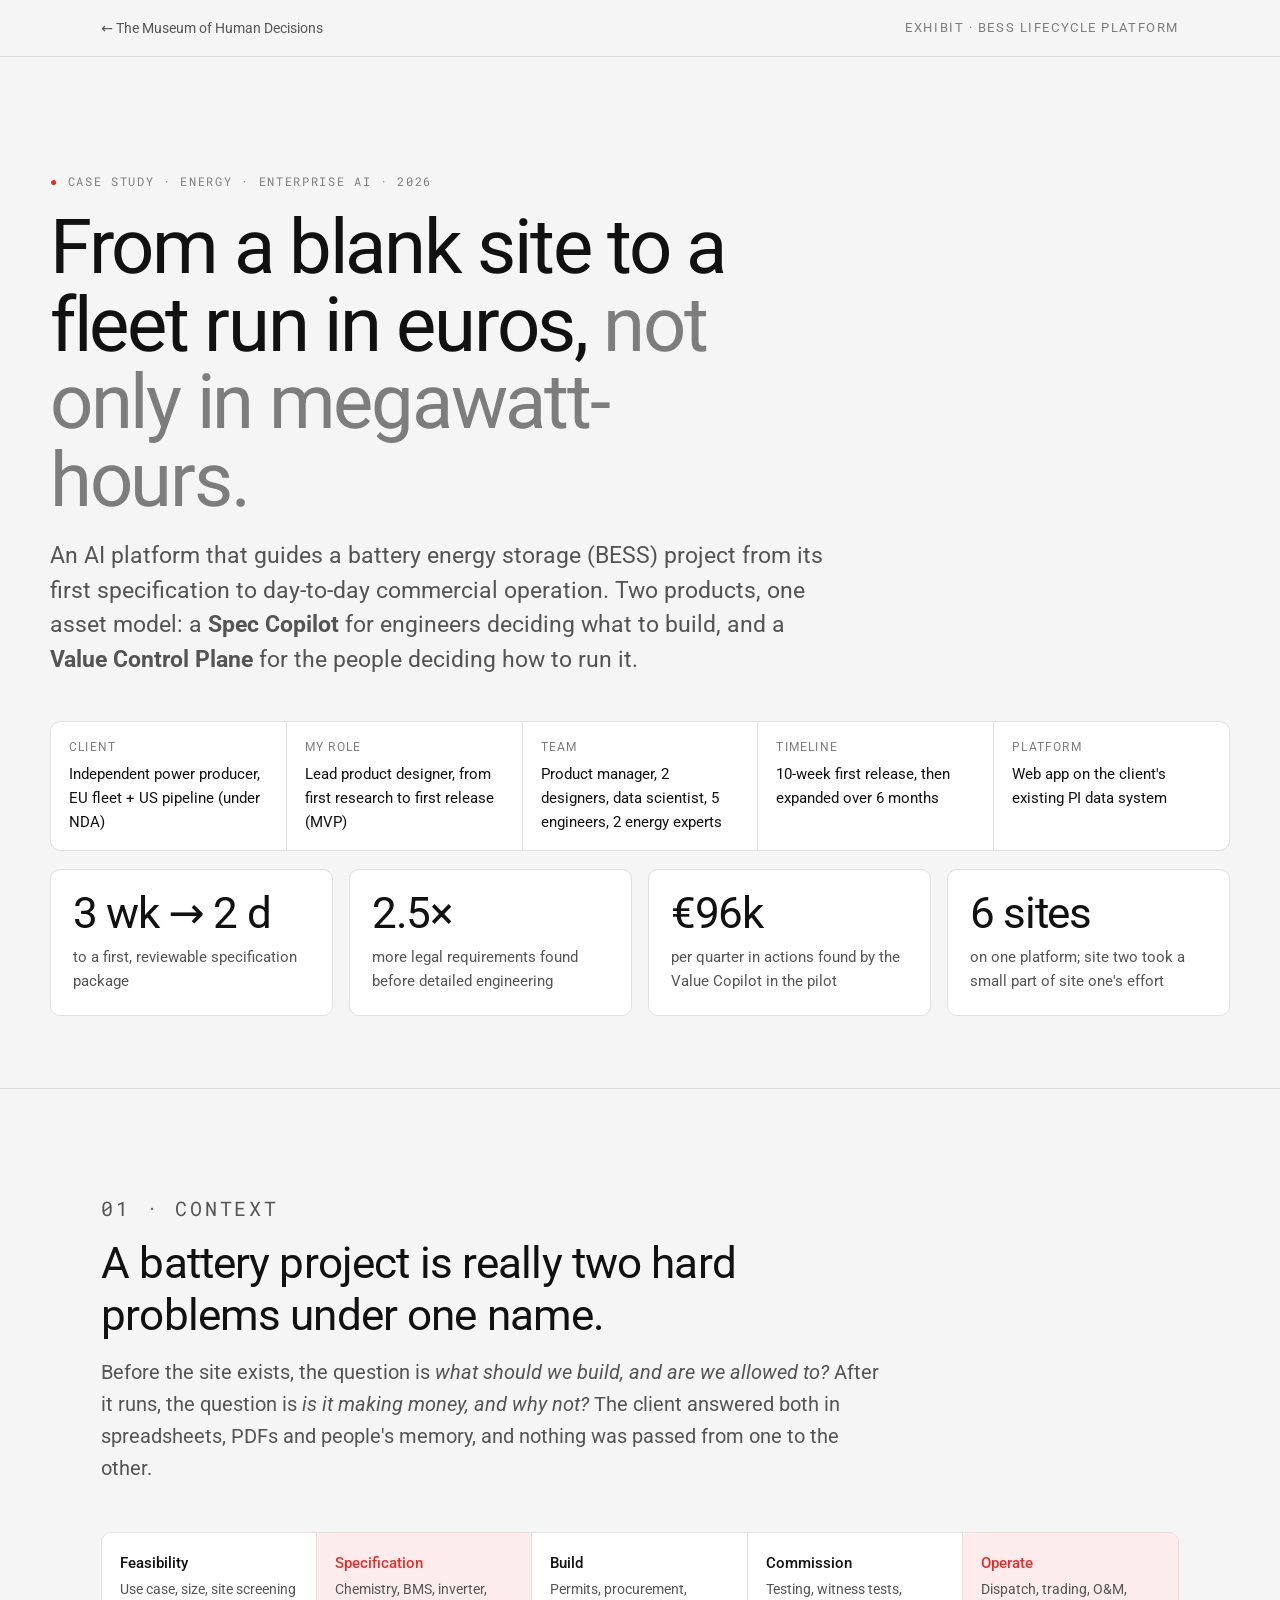
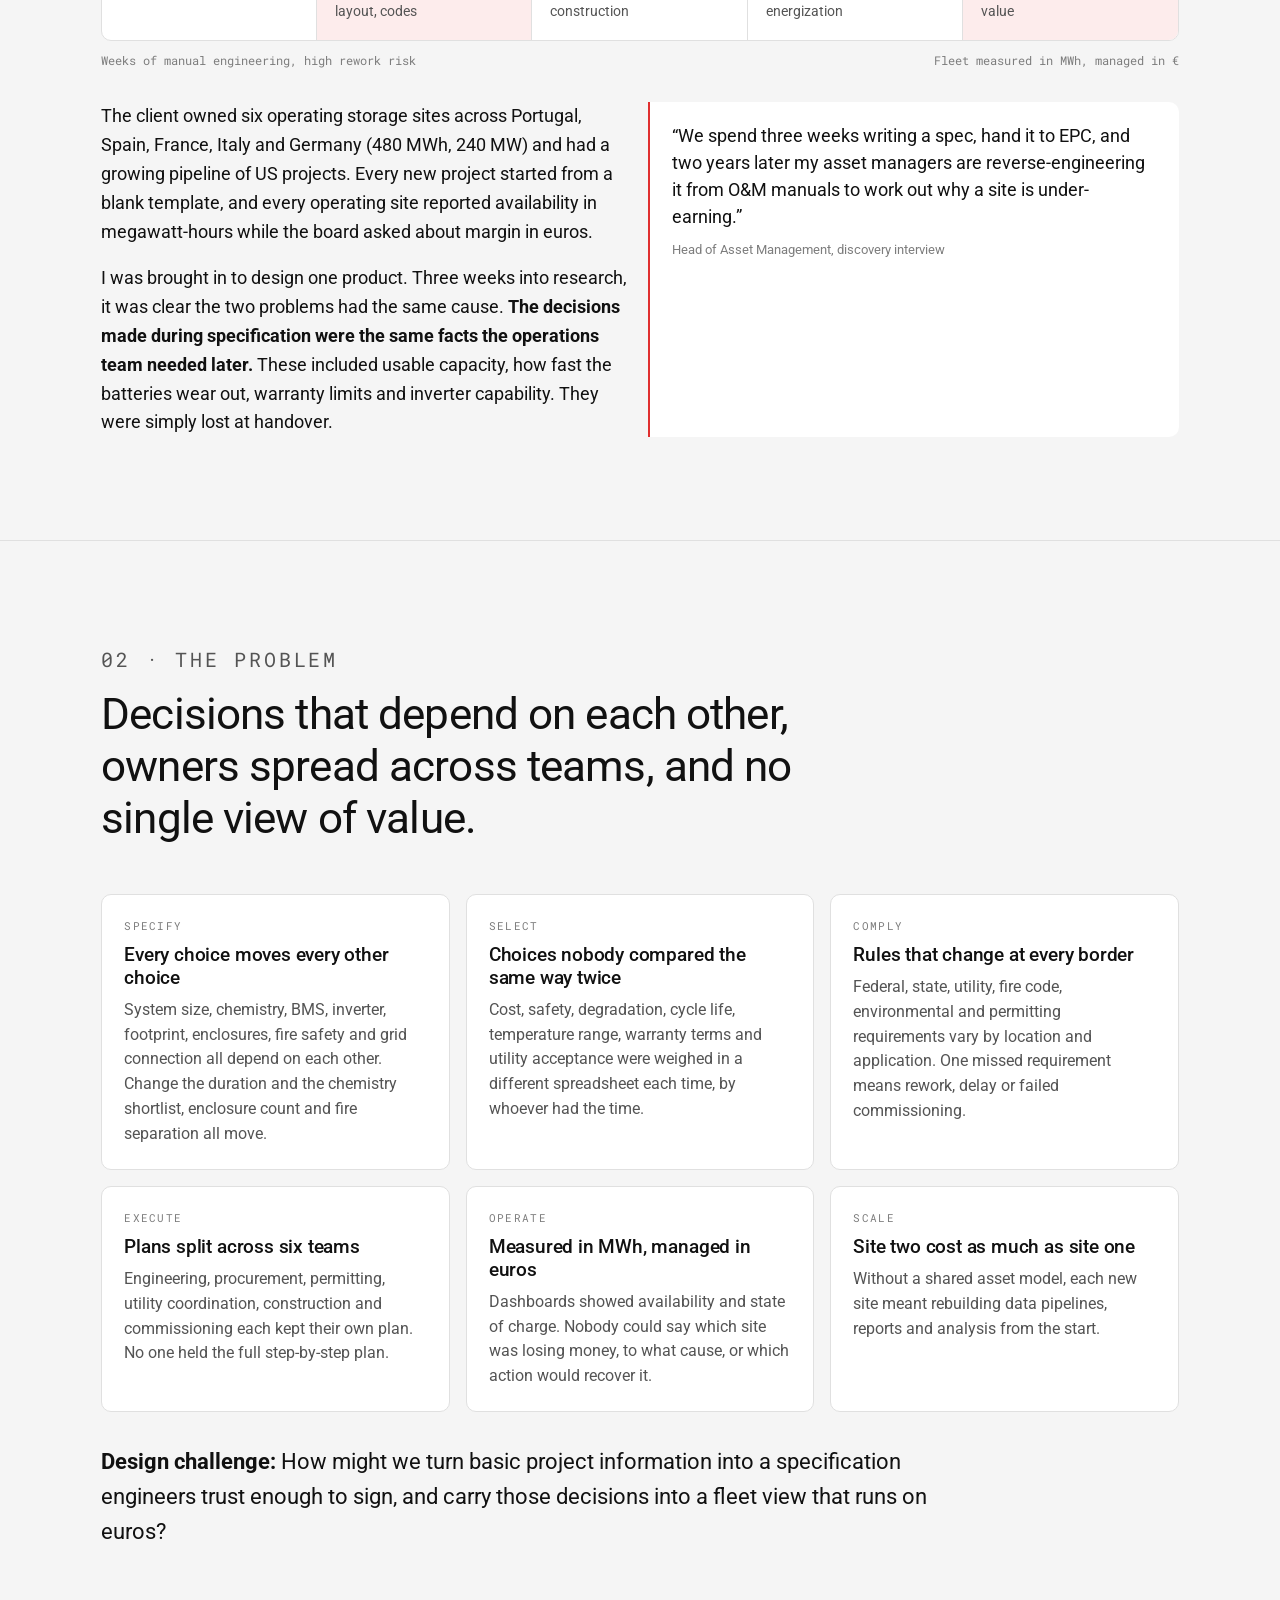
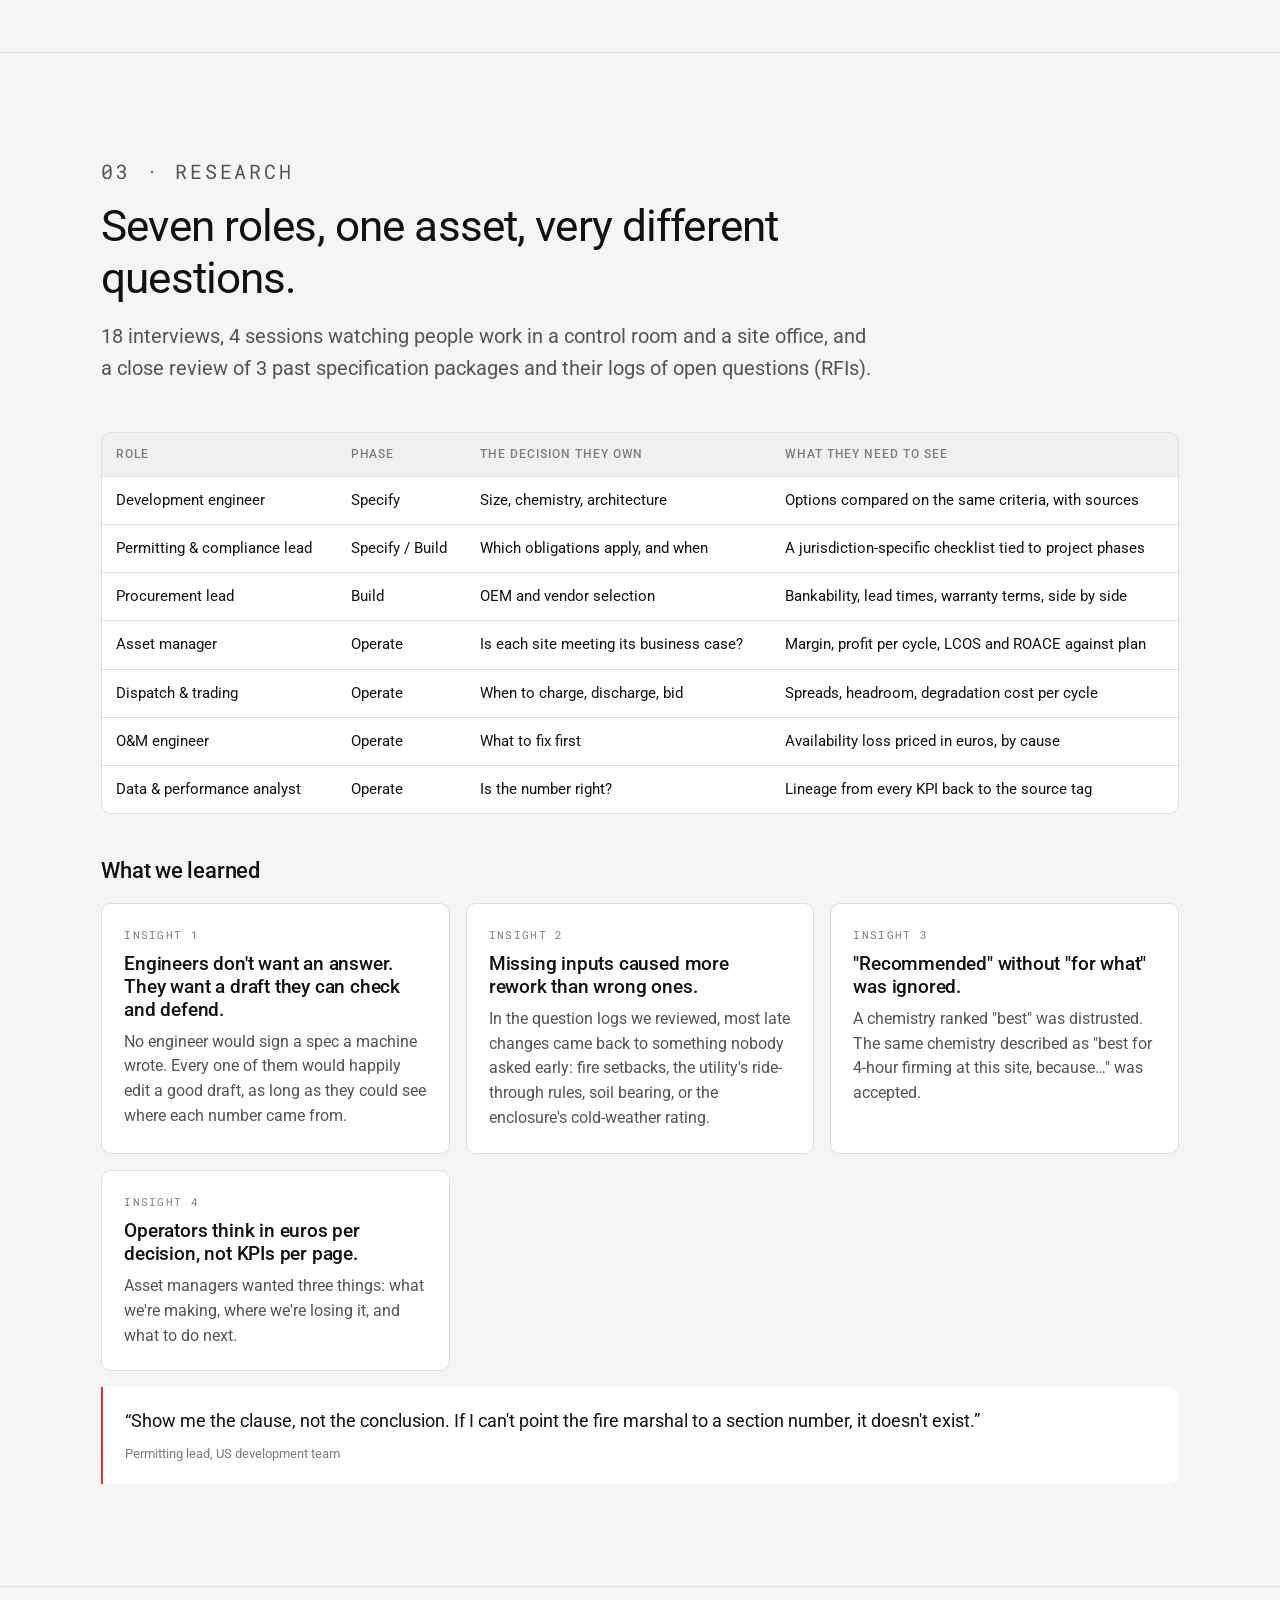
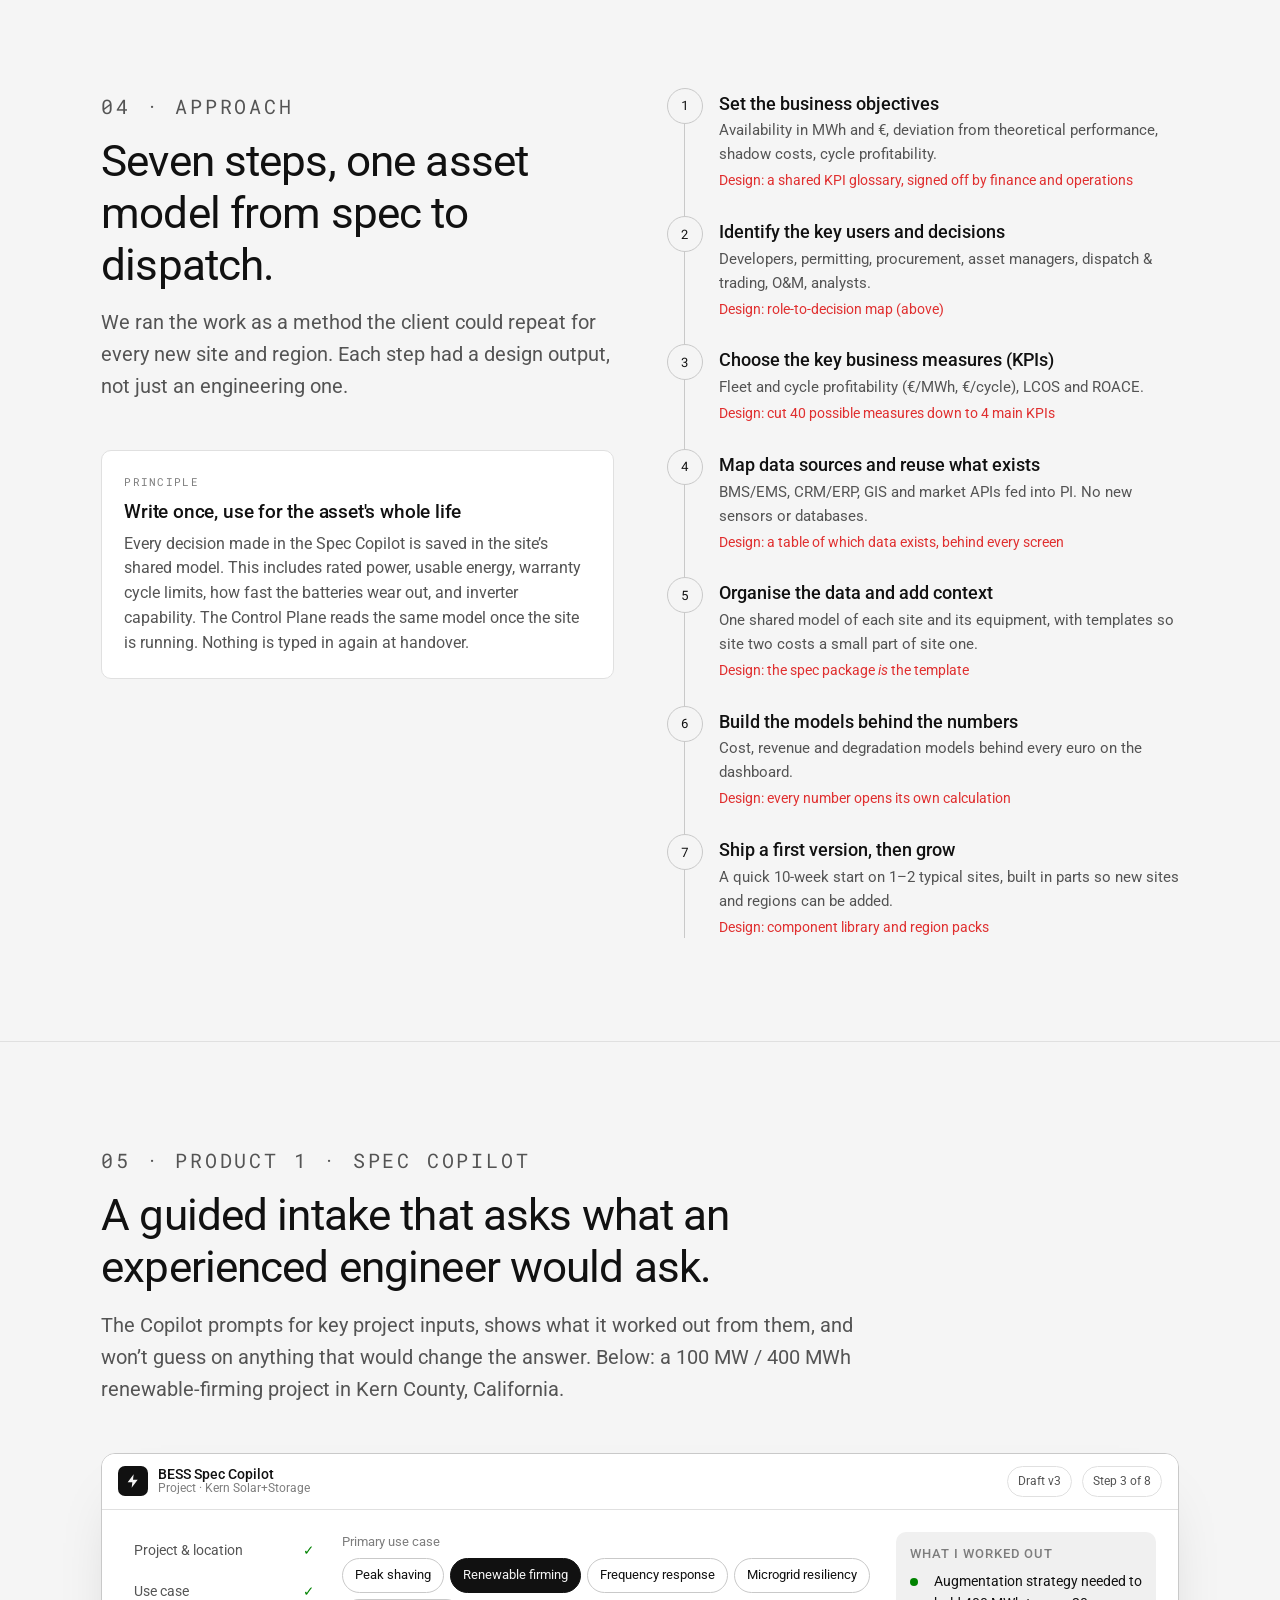
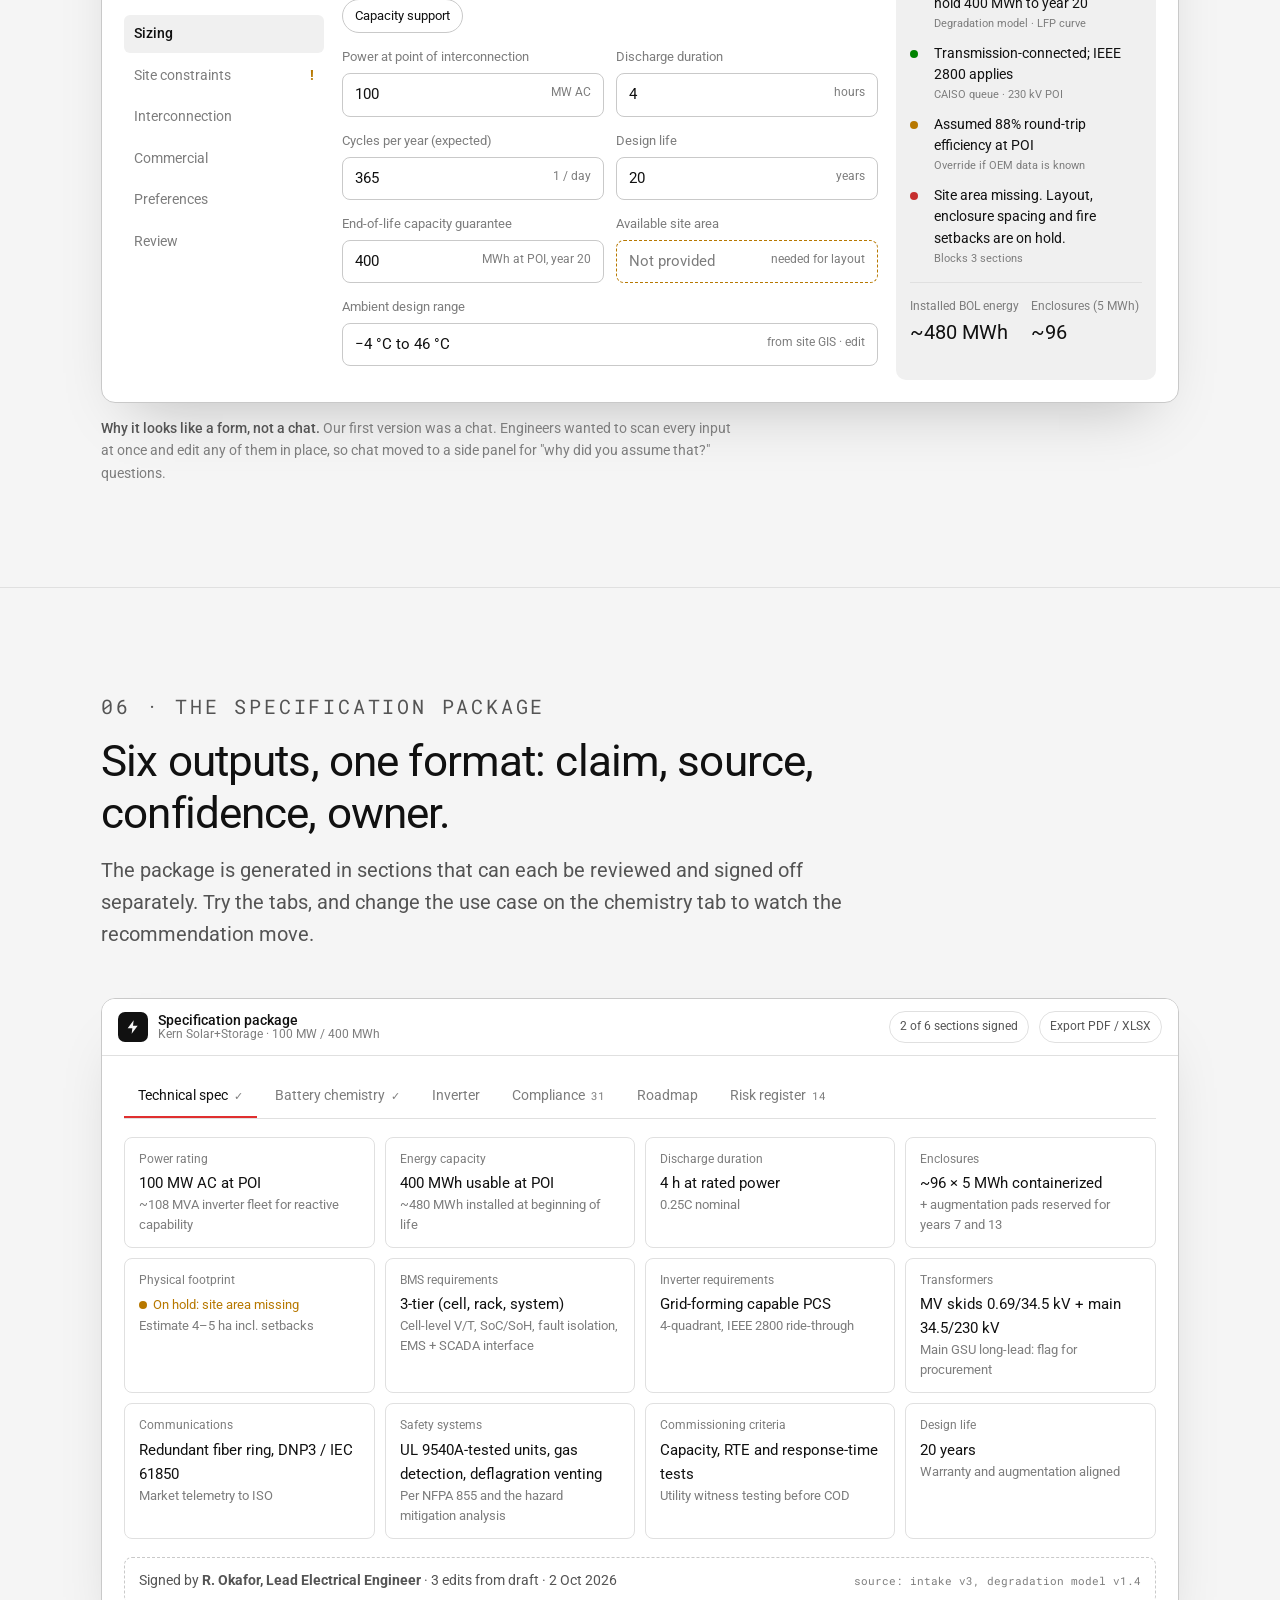
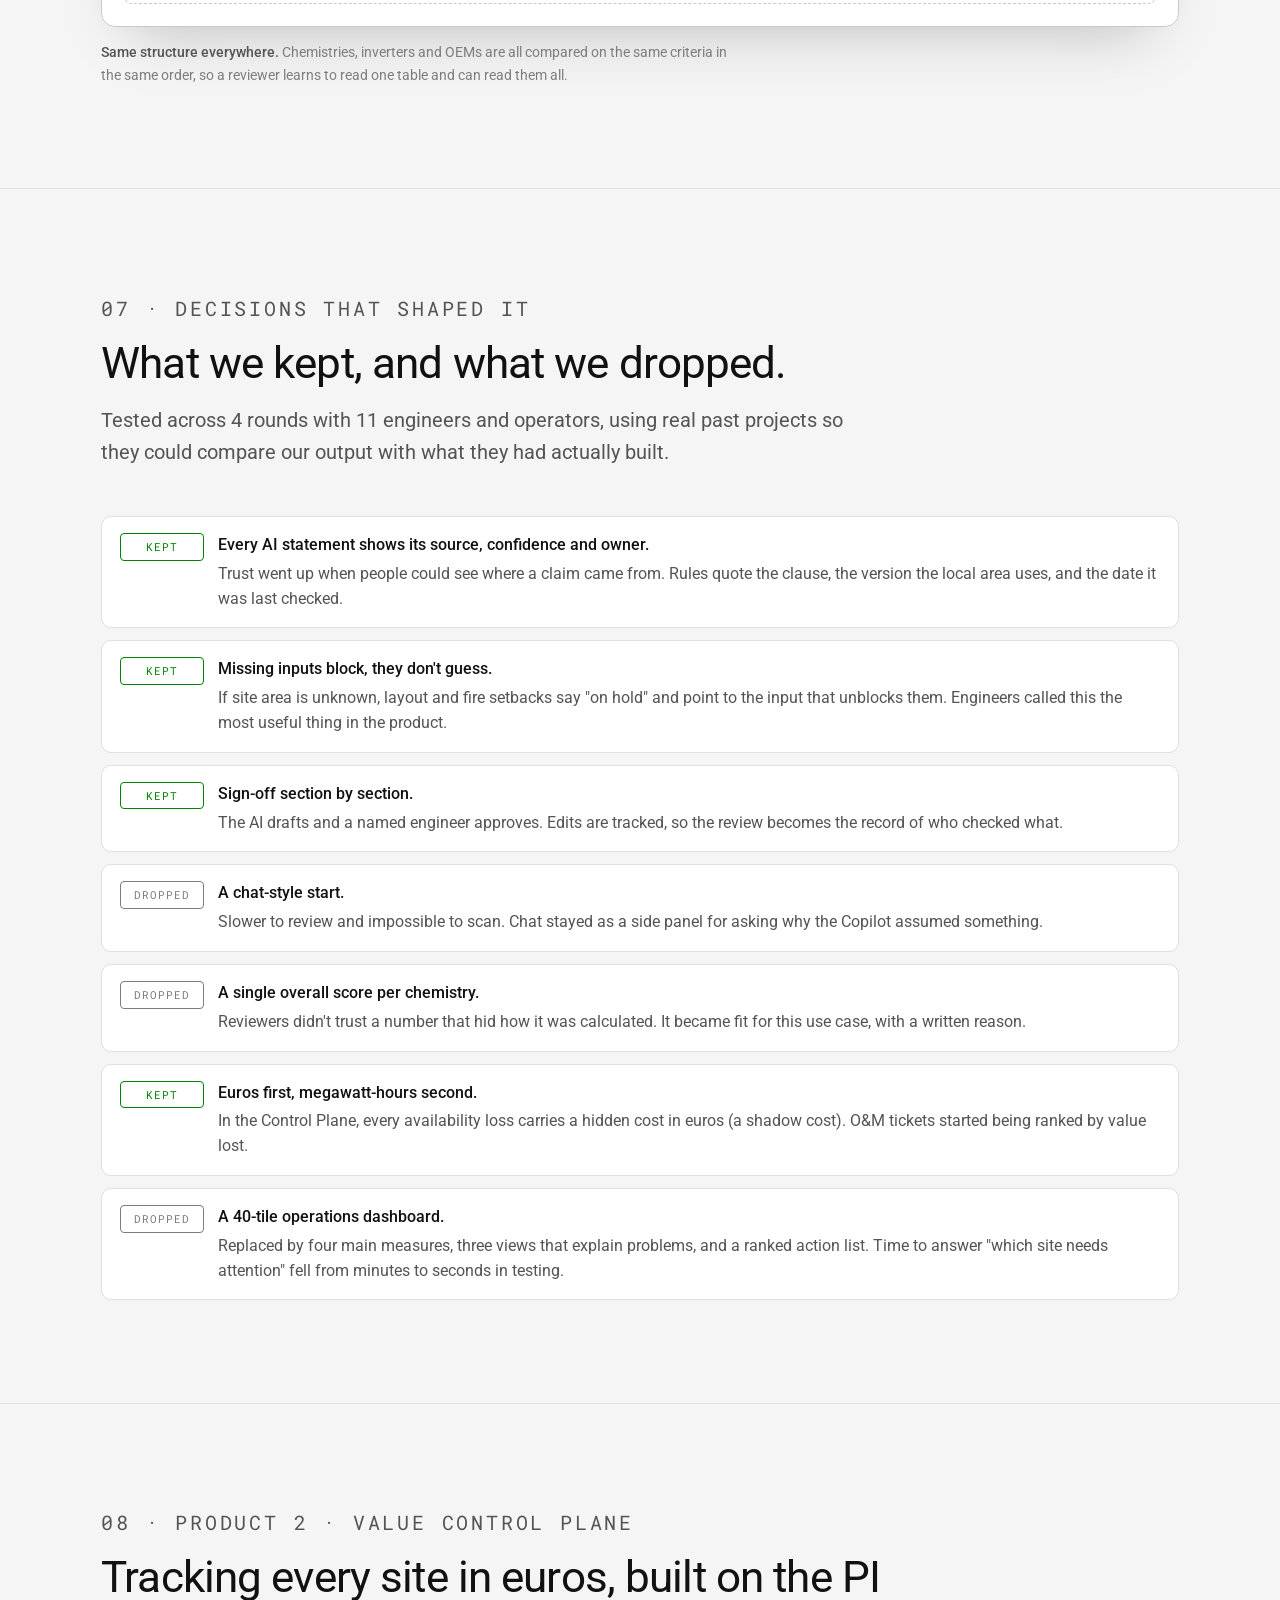
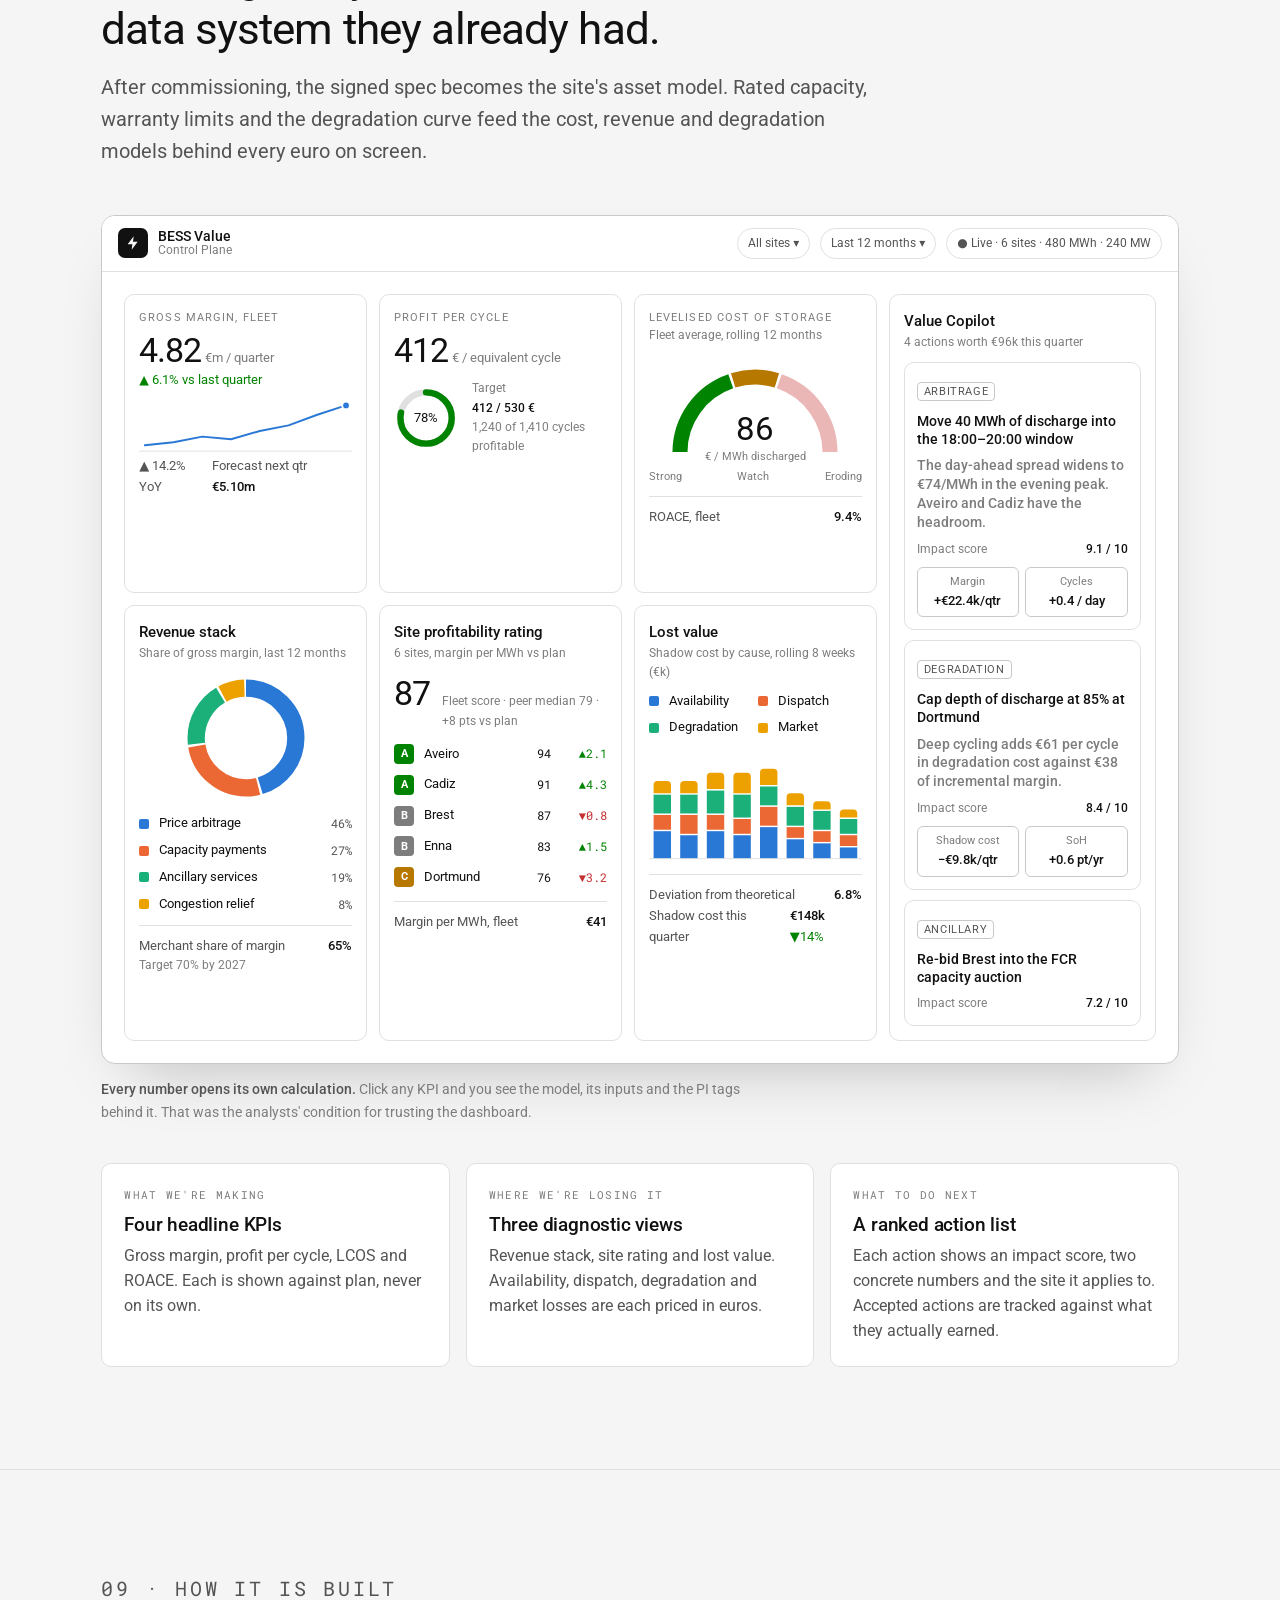
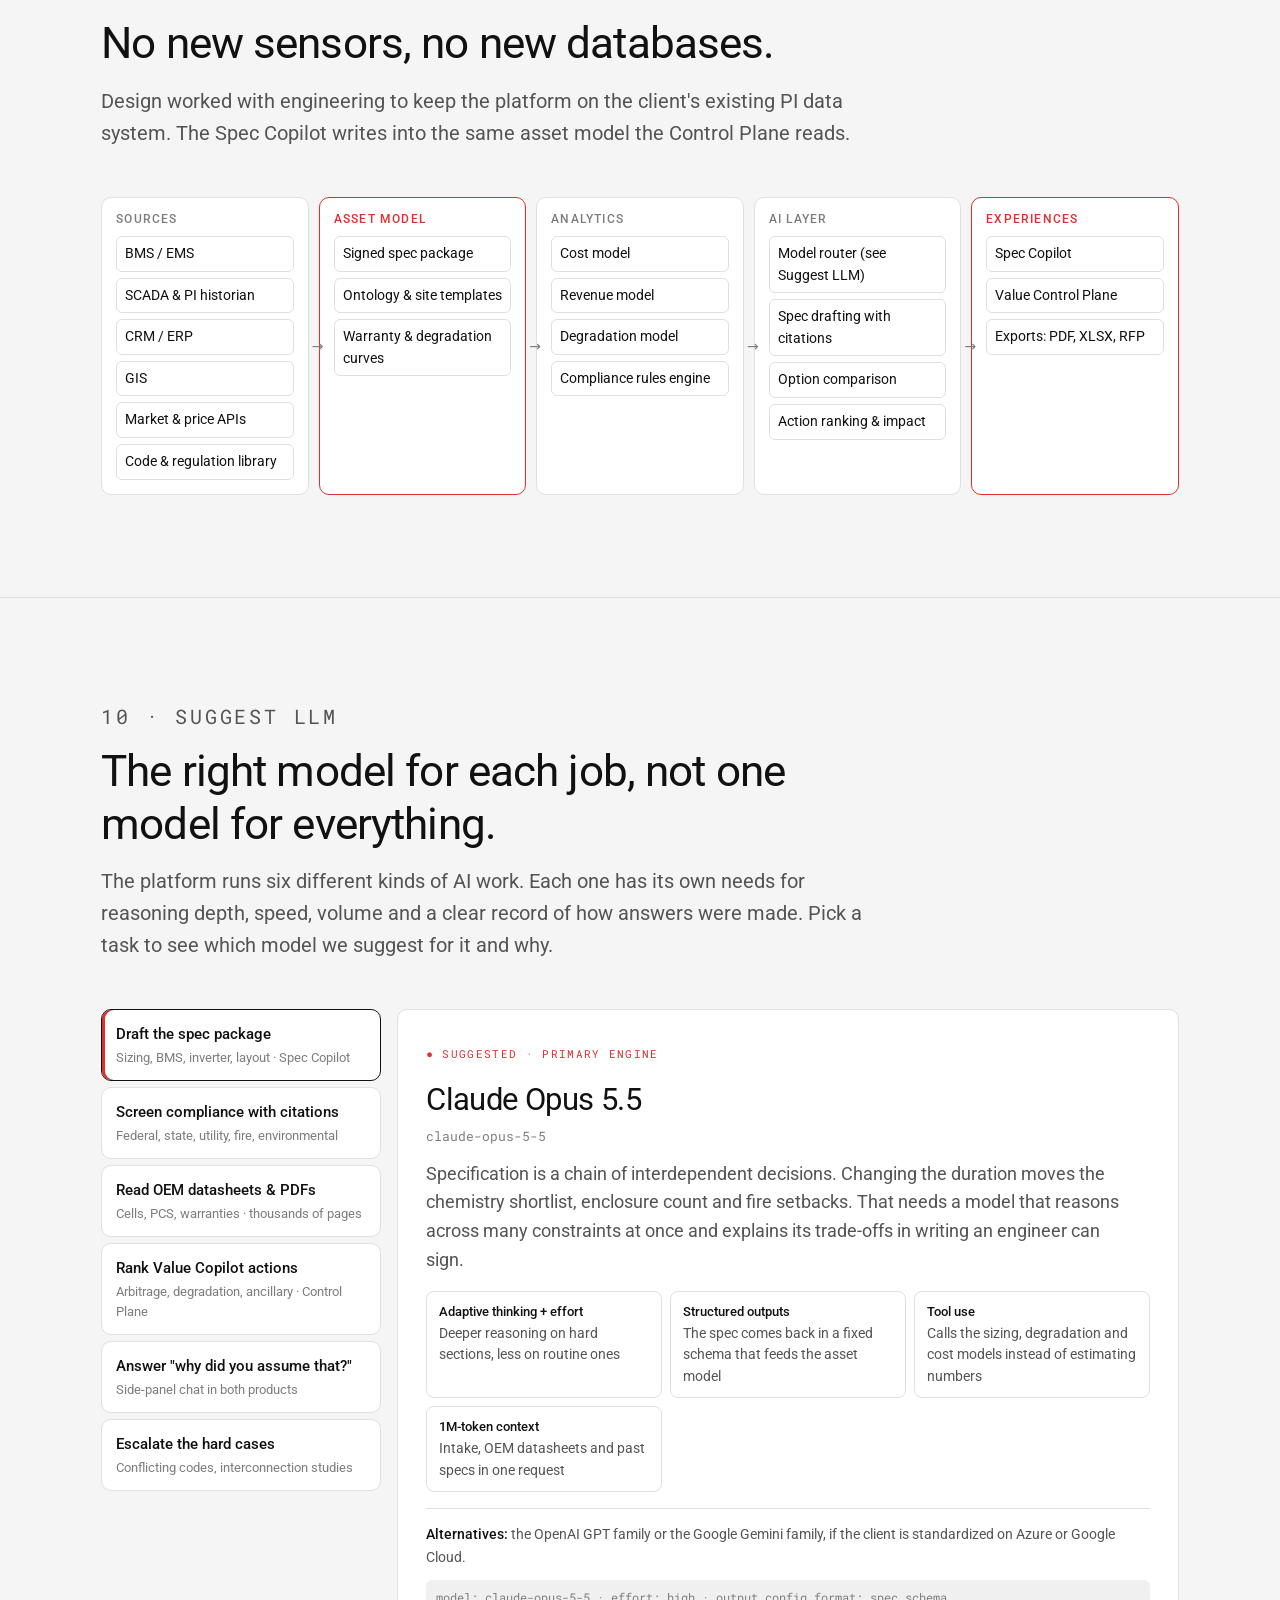
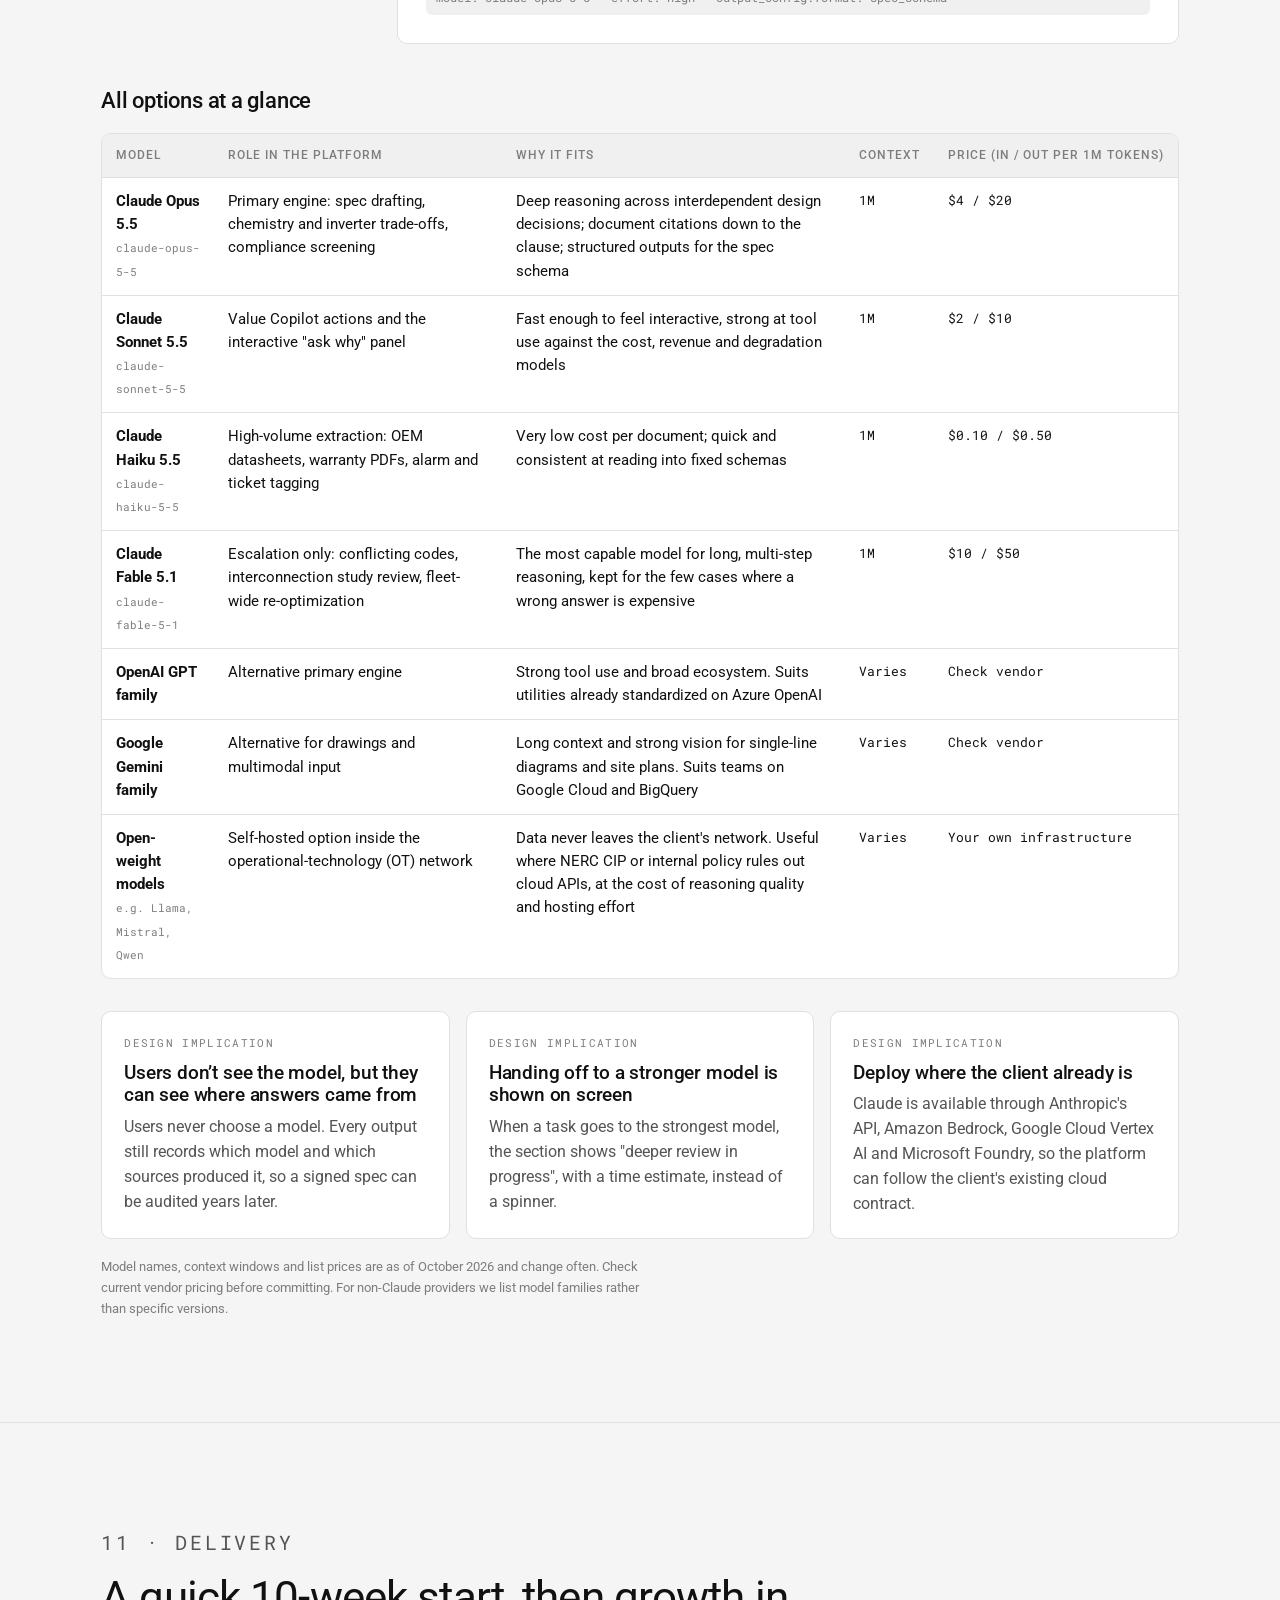
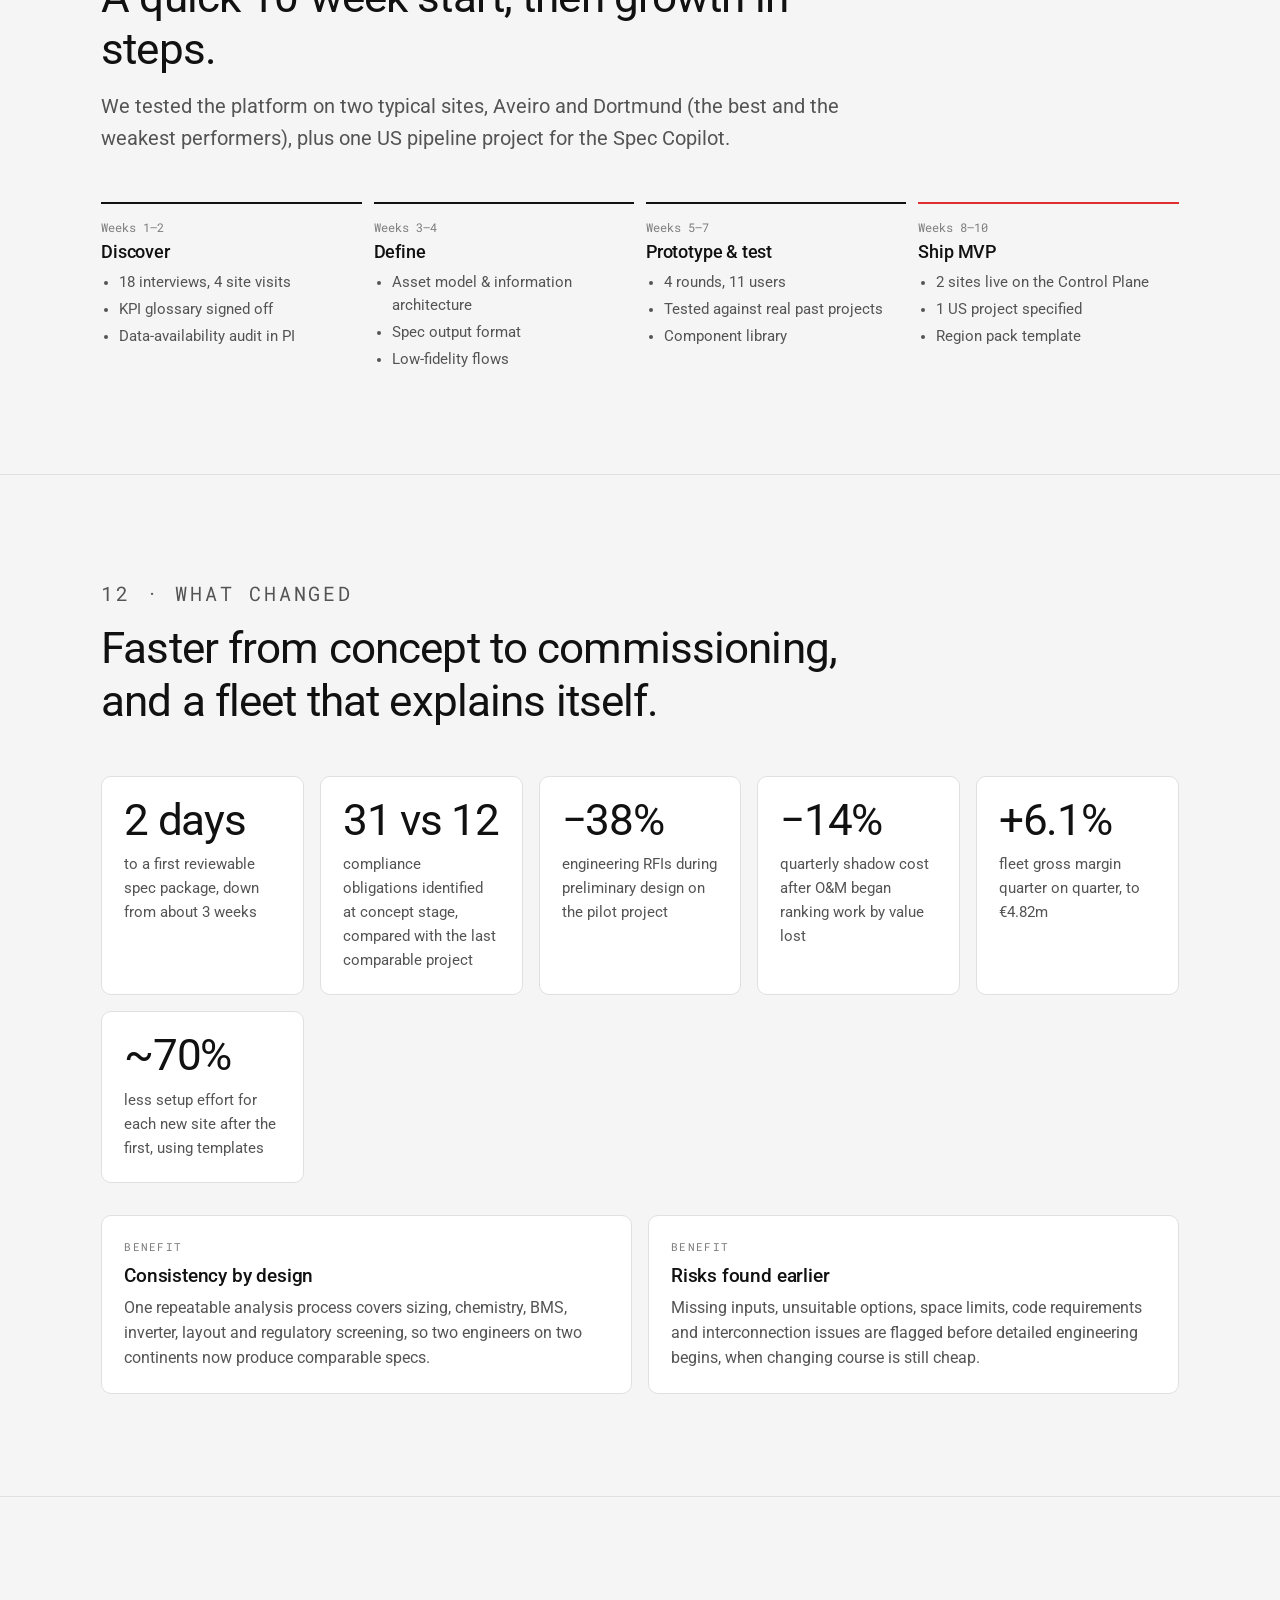
<file: case-studies/bess-platform.html>
<!doctype html>
<html lang="en">
<head>
  <meta charset="utf-8">
  <meta name="viewport" content="width=device-width, initial-scale=1">
  <title>BESS Lifecycle Platform — Girish Dunga</title>
  <meta name="description" content="Case study: one AI-enabled platform that takes a battery storage project from first specification to a fleet run in euros, not only in megawatt-hours.">
  <link rel="icon" href="../assets/logo.svg" type="image/svg+xml">
  <link rel="preconnect" href="https://fonts.googleapis.com">
  <link rel="preconnect" href="https://fonts.gstatic.com" crossorigin>
  <link href="https://fonts.googleapis.com/css2?family=Roboto:ital,wght@0,300..800;1,300..800&family=Roboto+Mono:wght@400;500&display=swap" rel="stylesheet">
  <style>
    :root {
      color-scheme: light;
      --bg: #F5F5F5;
      --bg-2: #FFFFFF;
      --panel: #FFFFFF;
      --panel-2: #F0F0F0;
      --line: #E0E0E0;
      --line-2: #C9C9C9;
      --ink: #111111;
      --ink-2: #545454;
      --ink-3: #7D7D7D;
      --accent: #E02F2F;
      --accent-soft: #FDECEC;
      /* data: reference categorical slots 1–4 */
      --s1: #2a78d6; --s2: #eb6834; --s3: #1baf7a; --s4: #eda100;
      /* status, reserved */
      --good: #008300; --warn: #b77800; --bad: #c62f2f;
      --font: "Roboto", system-ui, -apple-system, "Segoe UI", Arial, sans-serif;
      --mono: "Roboto Mono", ui-monospace, SFMono-Regular, Menlo, monospace;
      --gutter: clamp(16px, 4vw, 56px);
      --max: 1180px;
      --r: 10px;
    }
    @media (prefers-color-scheme: dark) {
      :root:not([data-theme="light"]) {
        color-scheme: dark;
        --bg: #0E0E0E; --bg-2: #141414; --panel: #1A1A1A; --panel-2: #222222;
        --line: #2C2C2C; --line-2: #3A3A3A;
        --ink: #F2F2F2; --ink-2: #BDBDBD; --ink-3: #8F8F8F;
        --accent: #FF5A5A; --accent-soft: #2A1515;
        --s1: #3987e5; --s2: #d95926; --s3: #199e70; --s4: #c98500;
        --good: #3fae4a; --warn: #d9a12b; --bad: #ff6b6b;
      }
    }
    :root[data-theme="dark"] {
      color-scheme: dark;
      --bg: #0E0E0E; --bg-2: #141414; --panel: #1A1A1A; --panel-2: #222222;
      --line: #2C2C2C; --line-2: #3A3A3A;
      --ink: #F2F2F2; --ink-2: #BDBDBD; --ink-3: #8F8F8F;
      --accent: #FF5A5A; --accent-soft: #2A1515;
      --s1: #3987e5; --s2: #d95926; --s3: #199e70; --s4: #c98500;
      --good: #3fae4a; --warn: #d9a12b; --bad: #ff6b6b;
    }

    *, *::before, *::after { box-sizing: border-box; }
    html { -webkit-text-size-adjust: 100%; }
    @media (prefers-reduced-motion: no-preference) { html { scroll-behavior: smooth; } }
    body {
      margin: 0; background: var(--bg); color: var(--ink);
      font-family: var(--font); font-size: clamp(16px, .5vw + 13px, 18px); line-height: 1.6;
      -webkit-font-smoothing: antialiased; overflow-x: hidden;
    }
    h1, h2, h3, h4, p { margin: 0; }
    h1, h2, h3, h4 { font-weight: 500; letter-spacing: -.01em; line-height: 1.2; }
    ul, ol { margin: 0; padding: 0; }
    a { color: inherit; }
    button { font: inherit; color: inherit; }
    svg { display: block; max-width: 100%; }
    :focus-visible { outline: 2px solid var(--accent); outline-offset: 3px; }
    .wrap { max-width: var(--max); margin: 0 auto; padding: 0 var(--gutter); }

    /* top bar */
    .bar { position: sticky; top: 0; z-index: 20; background: color-mix(in srgb, var(--bg) 88%, transparent); backdrop-filter: blur(10px); border-bottom: 1px solid var(--line); }
    .bar .wrap { display: flex; align-items: center; justify-content: space-between; gap: 16px; height: 56px; }
    .bar a { text-decoration: none; font-size: 14px; color: var(--ink-2); }
    .bar a:hover { color: var(--ink); }
    .bar-title { font-size: 13px; letter-spacing: .12em; text-transform: uppercase; color: var(--ink-3); white-space: nowrap; overflow: hidden; text-overflow: ellipsis; }
    .progress { position: absolute; left: 0; bottom: -1px; height: 2px; width: 0; background: var(--accent); }

    /* hero */
    .hero { padding: clamp(56px, 9vw, 120px) 0 clamp(40px, 6vw, 72px); }
    .eyebrow { font-family: var(--mono); font-size: 12px; letter-spacing: .14em; text-transform: uppercase; color: var(--ink-3); }
    .eyebrow b { color: var(--accent); font-weight: 500; }
    .hero h1 { font-size: clamp(36px, 6vw, 76px); font-weight: 400; margin: 18px 0 20px; max-width: 16ch; letter-spacing: -.03em; line-height: 1.02; }
    .hero h1 em { font-style: normal; color: var(--ink-3); }
    .lede { font-size: clamp(18px, 1.2vw + 12px, 23px); color: var(--ink-2); max-width: 60ch; line-height: 1.5; }
    .meta { display: grid; grid-template-columns: repeat(auto-fit, minmax(170px, 1fr)); gap: 1px; background: var(--line); border: 1px solid var(--line); border-radius: var(--r); overflow: hidden; margin-top: 44px; }
    .meta div { background: var(--panel); padding: 16px 18px; }
    .meta dt { font-size: 12px; letter-spacing: .1em; text-transform: uppercase; color: var(--ink-3); }
    .meta dd { margin: 4px 0 0; font-size: 15px; }

    /* headline figures */
    .figs { display: grid; grid-template-columns: repeat(auto-fit, minmax(200px, 1fr)); gap: 16px; margin-top: 16px; }
    .fig { background: var(--panel); border: 1px solid var(--line); border-radius: var(--r); padding: 22px; }
    .fig b { display: block; font-size: clamp(34px, 3.4vw, 46px); font-weight: 400; letter-spacing: -.03em; line-height: 1; }
    .fig span { display: block; color: var(--ink-2); font-size: 15px; margin-top: 10px; }

    /* chapters */
    section.chap { padding: clamp(56px, 8vw, 104px) 0; border-top: 1px solid var(--line); }
    .chap-head { display: grid; grid-template-columns: minmax(0, 1fr); gap: 14px; margin-bottom: clamp(28px, 4vw, 48px); max-width: 780px; }
    .chap-no { font-family: var(--mono); font-size: 12px; letter-spacing: .14em; text-transform: uppercase; color: var(--accent); }
    .chap h2 { font-size: clamp(28px, 3.4vw, 44px); font-weight: 400; letter-spacing: -.02em; }
    .chap-head p { color: var(--ink-2); font-size: clamp(17px, .6vw + 13px, 20px); }
    .prose { max-width: 70ch; }
    .prose p + p { margin-top: 1em; }
    .grid-2 { display: grid; grid-template-columns: repeat(auto-fit, minmax(min(100%, 340px), 1fr)); gap: 16px; }
    .grid-3 { display: grid; grid-template-columns: repeat(auto-fit, minmax(min(100%, 260px), 1fr)); gap: 16px; }
    .card { background: var(--panel); border: 1px solid var(--line); border-radius: var(--r); padding: 22px; }
    .card h3 { font-size: 19px; margin-bottom: 8px; }
    .card p { color: var(--ink-2); font-size: 15.5px; }
    .card .k { font-family: var(--mono); font-size: 11px; letter-spacing: .12em; text-transform: uppercase; color: var(--ink-3); margin-bottom: 10px; display: block; }
    .split { display: grid; grid-template-columns: minmax(0, 1fr) minmax(0, 1fr); gap: clamp(24px, 4vw, 56px); align-items: start; }
    @media (max-width: 860px) { .split { grid-template-columns: minmax(0, 1fr); } }

    /* lifecycle strip */
    .life { display: grid; grid-template-columns: repeat(5, minmax(0, 1fr)); border: 1px solid var(--line); border-radius: var(--r); overflow: hidden; background: var(--panel); }
    .life div { padding: 18px; border-right: 1px solid var(--line); position: relative; }
    .life div:last-child { border-right: 0; }
    .life b { display: block; font-weight: 500; font-size: 15px; }
    .life span { display: block; font-size: 13.5px; color: var(--ink-2); margin-top: 4px; }
    .life .gap { background: var(--accent-soft); }
    .life .gap b { color: var(--accent); }
    .life-cap { display: flex; justify-content: space-between; gap: 12px; margin-top: 10px; font-family: var(--mono); font-size: 12px; color: var(--ink-3); }
    @media (max-width: 760px) { .life { grid-template-columns: minmax(0, 1fr); } .life div { border-right: 0; border-bottom: 1px solid var(--line); } .life div:last-child { border-bottom: 0; } }

    blockquote { margin: 0; padding: 20px 22px; border-left: 2px solid var(--accent); background: var(--panel); border-radius: 0 var(--r) var(--r) 0; font-size: 18px; line-height: 1.5; }
    blockquote cite { display: block; margin-top: 10px; font-style: normal; font-size: 13px; color: var(--ink-3); }

    /* tables */
    .tbl-wrap { overflow-x: auto; border: 1px solid var(--line); border-radius: var(--r); background: var(--panel); }
    table { border-collapse: collapse; width: 100%; font-size: 14.5px; }
    th, td { text-align: left; padding: 12px 14px; border-bottom: 1px solid var(--line); vertical-align: top; }
    th { font-weight: 500; font-size: 12px; letter-spacing: .08em; text-transform: uppercase; color: var(--ink-3); background: var(--panel-2); white-space: nowrap; }
    tr:last-child td { border-bottom: 0; }
    td.m { font-family: var(--mono); font-size: 13px; white-space: nowrap; }

    /* steps (7-step framework) */
    .steps { list-style: none; counter-reset: s; display: grid; gap: 0; border-left: 1px solid var(--line-2); margin-left: 18px; }
    .steps li { counter-increment: s; position: relative; padding: 0 0 26px 34px; }
    .steps li::before { content: counter(s); position: absolute; left: -18px; top: -2px; width: 36px; height: 36px; border-radius: 50%; display: grid; place-items: center; background: var(--bg); border: 1px solid var(--line-2); font-family: var(--mono); font-size: 13px; }
    .steps li:last-child { padding-bottom: 0; }
    .steps b { display: block; font-weight: 500; }
    .steps span { display: block; font-size: 15px; color: var(--ink-2); }
    .steps em { display: block; font-style: normal; font-size: 13.5px; color: var(--accent); margin-top: 4px; }

    /* tags */
    .tried { list-style: none; display: grid; gap: 12px; }
    .tried li { display: grid; grid-template-columns: 84px minmax(0, 1fr); gap: 14px; align-items: start; background: var(--panel); border: 1px solid var(--line); border-radius: var(--r); padding: 16px 18px; font-size: 15.5px; }
    .tag { font-family: var(--mono); font-size: 11px; letter-spacing: .1em; text-transform: uppercase; padding: 4px 8px; border-radius: 4px; text-align: center; border: 1px solid currentColor; }
    .tag.kept { color: var(--good); }
    .tag.dropped { color: var(--ink-3); }
    .tried b { font-weight: 500; }
    .tried span.why { display: block; color: var(--ink-2); margin-top: 4px; }

    /* ---------- product mockups ---------- */
    .device { background: var(--bg-2); border: 1px solid var(--line-2); border-radius: 14px; overflow: hidden; box-shadow: 0 30px 60px -30px rgba(0,0,0,.25); }
    .device-top { display: flex; align-items: center; gap: 10px; padding: 12px 16px; border-bottom: 1px solid var(--line); background: var(--panel); flex-wrap: wrap; }
    .logo-sq { width: 30px; height: 30px; border-radius: 7px; background: var(--ink); color: var(--bg); display: grid; place-items: center; flex: none; }
    .app-name { font-weight: 500; font-size: 14px; line-height: 1.1; }
    .app-name small { display: block; font-weight: 400; font-size: 12px; color: var(--ink-3); }
    .pill { font-size: 12px; padding: 5px 10px; border: 1px solid var(--line); border-radius: 999px; color: var(--ink-2); white-space: nowrap; }
    .grow { flex: 1; }
    .device-body { padding: clamp(14px, 2vw, 22px); }
    .caption { margin-top: 14px; font-size: 14px; color: var(--ink-3); max-width: 80ch; }
    .caption b { color: var(--ink-2); font-weight: 500; }

    /* intake */
    .intake { display: grid; grid-template-columns: 200px minmax(0, 1fr) 260px; gap: 18px; }
    @media (max-width: 980px) { .intake { grid-template-columns: minmax(0, 1fr); } .intake-nav { display: none; } }
    .intake-nav ol { list-style: none; display: grid; gap: 4px; font-size: 13.5px; }
    .intake-nav li { padding: 8px 10px; border-radius: 6px; color: var(--ink-3); display: flex; justify-content: space-between; }
    .intake-nav li.done { color: var(--ink-2); }
    .intake-nav li.done::after { content: "✓"; color: var(--good); }
    .intake-nav li.on { background: var(--panel-2); color: var(--ink); font-weight: 500; }
    .intake-nav li.warn::after { content: "!"; color: var(--warn); font-weight: 700; }
    .fld { display: grid; gap: 6px; margin-bottom: 14px; }
    .fld label, .fld .lbl { font-size: 12.5px; color: var(--ink-3); }
    .inp { border: 1px solid var(--line-2); border-radius: 8px; padding: 9px 12px; font-size: 14.5px; background: var(--panel); display: flex; justify-content: space-between; gap: 8px; }
    .inp small { color: var(--ink-3); }
    .inp.miss { border-color: var(--warn); border-style: dashed; color: var(--ink-3); }
    .seg { display: flex; flex-wrap: wrap; gap: 6px; }
    .seg button { border: 1px solid var(--line-2); background: var(--panel); border-radius: 999px; padding: 6px 12px; font-size: 13px; cursor: pointer; }
    .seg button[aria-pressed="true"] { background: var(--ink); color: var(--bg); border-color: var(--ink); }
    .row2 { display: grid; grid-template-columns: 1fr 1fr; gap: 12px; }
    .assume { background: var(--panel-2); border-radius: 10px; padding: 14px; font-size: 13.5px; }
    .assume h4 { font-size: 13px; letter-spacing: .08em; text-transform: uppercase; color: var(--ink-3); font-weight: 500; margin-bottom: 10px; }
    .assume ul { list-style: none; display: grid; gap: 10px; }
    .assume li { display: grid; grid-template-columns: 16px minmax(0, 1fr); gap: 8px; }
    .dot { width: 8px; height: 8px; border-radius: 50%; margin-top: 7px; }
    .dot.g { background: var(--good); } .dot.w { background: var(--warn); } .dot.b { background: var(--bad); }
    .assume li span small { display: block; color: var(--ink-3); }
    .derived { margin-top: 14px; border-top: 1px solid var(--line); padding-top: 14px; display: grid; grid-template-columns: 1fr 1fr; gap: 10px; }
    .derived div { font-size: 12px; color: var(--ink-3); }
    .derived b { display: block; font-size: 20px; color: var(--ink); font-weight: 400; }

    /* spec package tabs */
    .tabs { display: flex; gap: 4px; border-bottom: 1px solid var(--line); overflow-x: auto; scrollbar-width: none; margin: -4px 0 18px; }
    .tabs button { border: 0; background: none; padding: 10px 14px; font-size: 14px; color: var(--ink-3); cursor: pointer; border-bottom: 2px solid transparent; white-space: nowrap; }
    .tabs button[aria-selected="true"] { color: var(--ink); border-bottom-color: var(--accent); }
    .tabs button .n { font-family: var(--mono); font-size: 11px; color: var(--ink-3); margin-left: 6px; }
    .panel[hidden] { display: none; }
    .specgrid { display: grid; grid-template-columns: repeat(auto-fit, minmax(min(100%, 230px), 1fr)); gap: 10px; }
    .spec { border: 1px solid var(--line); border-radius: 8px; padding: 12px 14px; background: var(--panel); }
    .spec dt { font-size: 12px; color: var(--ink-3); }
    .spec dd { margin: 2px 0 0; font-size: 15px; }
    .spec dd small { color: var(--ink-3); font-size: 12.5px; display: block; }
    .src { font-family: var(--mono); font-size: 11px; color: var(--ink-3); }
    .conf { display: inline-flex; align-items: center; gap: 6px; font-size: 12px; color: var(--ink-2); }
    .signoff { display: flex; flex-wrap: wrap; gap: 10px; align-items: center; justify-content: space-between; margin-top: 16px; padding: 12px 14px; border: 1px dashed var(--line-2); border-radius: 8px; font-size: 13.5px; color: var(--ink-2); }
    .btn { border: 1px solid var(--ink); background: var(--ink); color: var(--bg); border-radius: 8px; padding: 8px 14px; font-size: 13.5px; cursor: pointer; }
    .btn.ghost { background: transparent; color: var(--ink); border-color: var(--line-2); }

    .uc-bar { display: flex; flex-wrap: wrap; align-items: center; gap: 10px; margin-bottom: 14px; font-size: 13.5px; color: var(--ink-2); }
    .fit { display: inline-flex; align-items: center; gap: 6px; font-size: 13px; white-space: nowrap; }
    .fit i { width: 10px; height: 10px; border-radius: 2px; display: inline-block; }
    .fit.rec i { background: var(--good); } .fit.ok i { background: var(--warn); } .fit.no i { background: var(--line-2); }
    .fit.rec { font-weight: 500; }
    .meter { display: inline-flex; gap: 2px; vertical-align: middle; }
    .meter i { width: 10px; height: 6px; border-radius: 1px; background: var(--line); }
    .meter i.on { background: var(--ink-2); }
    .why-box { margin-top: 12px; background: var(--panel-2); border-radius: 8px; padding: 12px 14px; font-size: 14px; color: var(--ink-2); }
    .why-box b { color: var(--ink); font-weight: 500; }

    .status { display: inline-flex; align-items: center; gap: 6px; font-size: 12.5px; white-space: nowrap; }
    .status::before { content: ""; width: 8px; height: 8px; border-radius: 50%; background: currentColor; }
    .status.g { color: var(--good); } .status.w { color: var(--warn); } .status.b { color: var(--bad); }

    /* roadmap */
    .road { display: grid; gap: 6px; }
    .road-row { display: grid; grid-template-columns: 210px minmax(0, 1fr); gap: 12px; align-items: center; font-size: 13.5px; }
    .road-row .nm { color: var(--ink-2); white-space: nowrap; overflow: hidden; text-overflow: ellipsis; }
    .road-track { position: relative; height: 22px; background: var(--panel-2); border-radius: 4px; }
    .road-bar { position: absolute; top: 3px; bottom: 3px; border-radius: 4px; background: var(--ink-2); }
    .road-bar.crit { background: var(--accent); }
    .road-gate { position: absolute; top: -2px; width: 2px; height: 26px; background: var(--ink); }
    .road-axis { display: grid; grid-template-columns: 210px minmax(0, 1fr); gap: 12px; font-family: var(--mono); font-size: 11px; color: var(--ink-3); }
    .road-axis div:last-child { display: flex; justify-content: space-between; }
    @media (max-width: 640px) { .road-row, .road-axis { grid-template-columns: 110px minmax(0, 1fr); } }

    /* control plane mock */
    .cp { display: grid; grid-template-columns: repeat(3, minmax(0, 1fr)) minmax(0, 1.1fr); gap: 12px; }
    .cp .tile { background: var(--panel); border: 1px solid var(--line); border-radius: 10px; padding: 14px; min-width: 0; }
    .cp .copilot { grid-row: span 2; }
    @media (max-width: 1040px) { .cp { grid-template-columns: repeat(2, minmax(0, 1fr)); } .cp .copilot { grid-row: auto; grid-column: 1 / -1; } }
    @media (max-width: 600px) { .cp { grid-template-columns: minmax(0, 1fr); } }
    .t-k { font-size: 11px; letter-spacing: .1em; text-transform: uppercase; color: var(--ink-3); }
    .t-h { font-size: 15px; font-weight: 500; }
    .t-s { font-size: 12px; color: var(--ink-3); }
    .big { font-size: 34px; font-weight: 400; letter-spacing: -.03em; line-height: 1.1; margin-top: 6px; }
    .big small { font-size: 13px; color: var(--ink-3); letter-spacing: 0; margin-left: 4px; }
    .delta { font-size: 12.5px; color: var(--good); }
    .legend { list-style: none; display: grid; gap: 6px; font-size: 13px; margin-top: 10px; }
    .legend li { display: grid; grid-template-columns: 12px minmax(0, 1fr) auto; gap: 8px; align-items: center; }
    .legend i { width: 10px; height: 10px; border-radius: 2px; }
    .legend span:last-child { font-family: var(--mono); font-size: 12px; color: var(--ink-2); }
    .sites { list-style: none; display: grid; gap: 4px; font-size: 13px; margin-top: 10px; }
    .sites li { display: grid; grid-template-columns: 22px minmax(0, 1fr) 30px 48px; gap: 8px; align-items: center; padding: 3px 0; }
    .grade { width: 20px; height: 20px; border-radius: 4px; display: grid; place-items: center; font-size: 11px; font-weight: 700; color: #fff; }
    .grade.A { background: var(--good); } .grade.B { background: var(--ink-3); } .grade.C { background: var(--warn); }
    .sites .v { font-family: var(--mono); font-size: 12px; text-align: right; }
    .up { color: var(--good); } .dn { color: var(--bad); }
    .action { border: 1px solid var(--line); border-radius: 10px; padding: 12px; margin-top: 10px; background: var(--bg-2); }
    .action .chip { font-size: 10.5px; letter-spacing: .06em; text-transform: uppercase; color: var(--ink-2); border: 1px solid var(--line-2); border-radius: 4px; padding: 2px 6px; }
    .action p { font-size: 13.5px; font-weight: 500; margin: 8px 0 4px; line-height: 1.35; }
    .action .t-s { line-height: 1.4; }
    .impact { display: flex; justify-content: space-between; font-size: 12px; color: var(--ink-3); margin-top: 8px; }
    .impact b { color: var(--ink); font-weight: 500; }
    .imp2 { display: grid; grid-template-columns: 1fr 1fr; gap: 6px; margin-top: 8px; }
    .imp2 div { border: 1px solid var(--line-2); border-radius: 6px; padding: 5px 8px; font-size: 11px; color: var(--ink-3); text-align: center; }
    .imp2 b { display: block; color: var(--ink); font-size: 13px; font-weight: 500; }

    .gauge-lbl { display: flex; justify-content: space-between; font-size: 11px; color: var(--ink-3); margin-top: 4px; }
    .hr-line { border-top: 1px solid var(--line); margin: 10px 0; }
    .kv { display: flex; justify-content: space-between; font-size: 13px; color: var(--ink-2); }
    .kv b { color: var(--ink); font-weight: 500; }

    /* tooltip */
    .tip { position: fixed; z-index: 50; pointer-events: none; background: var(--ink); color: var(--bg); font-size: 12.5px; padding: 6px 9px; border-radius: 6px; opacity: 0; transform: translateY(4px); transition: opacity .12s, transform .12s; max-width: 240px; }
    .tip.on { opacity: 1; transform: none; }
    [data-tip] { cursor: default; }

    /* architecture */
    .arch { display: grid; grid-template-columns: repeat(5, minmax(0, 1fr)); gap: 10px; align-items: stretch; }
    .arch .col { background: var(--panel); border: 1px solid var(--line); border-radius: var(--r); padding: 14px; position: relative; }
    .arch .col h4 { font-size: 12px; letter-spacing: .1em; text-transform: uppercase; color: var(--ink-3); font-weight: 500; margin-bottom: 10px; }
    .arch .col ul { list-style: none; display: grid; gap: 6px; font-size: 13.5px; }
    .arch .col li { border: 1px solid var(--line); border-radius: 6px; padding: 6px 8px; background: var(--bg-2); }
    .arch .col.hi { border-color: var(--accent); }
    .arch .col.hi h4 { color: var(--accent); }
    .arch .col:not(:last-child)::after { content: "→"; position: absolute; right: -10px; top: 50%; transform: translate(50%, -50%); color: var(--ink-3); font-size: 14px; z-index: 1; }
    @media (max-width: 900px) { .arch { grid-template-columns: minmax(0, 1fr); } .arch .col:not(:last-child)::after { content: "↓"; right: 50%; top: auto; bottom: -10px; transform: translate(50%, 50%); } }

    /* timeline */
    .weeks { display: grid; grid-template-columns: repeat(4, minmax(0, 1fr)); gap: 12px; }
    @media (max-width: 800px) { .weeks { grid-template-columns: minmax(0, 1fr); } }
    .week { border-top: 2px solid var(--ink); padding-top: 14px; }
    .week:nth-child(4) { border-top-color: var(--accent); }
    .week .k { font-family: var(--mono); font-size: 12px; color: var(--ink-3); }
    .week h3 { font-size: 18px; margin: 4px 0 8px; }
    .week ul { padding-left: 18px; font-size: 14.5px; color: var(--ink-2); display: grid; gap: 4px; }

    /* suggest LLM */
    .llm { display: grid; grid-template-columns: 280px minmax(0, 1fr); gap: 16px; align-items: start; }
    @media (max-width: 860px) { .llm { grid-template-columns: minmax(0, 1fr); } }
    .llm-tasks { list-style: none; display: grid; gap: 6px; }
    .llm-tasks button { width: 100%; text-align: left; border: 1px solid var(--line); background: var(--panel); border-radius: 10px; padding: 12px 14px; cursor: pointer; display: grid; gap: 2px; }
    .llm-tasks button b { font-weight: 500; font-size: 15px; }
    .llm-tasks button span { font-size: 12.5px; color: var(--ink-3); }
    .llm-tasks button[aria-pressed="true"] { border-color: var(--ink); box-shadow: inset 3px 0 0 var(--accent); }
    .llm-pick { background: var(--panel); border: 1px solid var(--line); border-radius: var(--r); padding: clamp(18px, 2.4vw, 28px); }
    .llm-badge { display: inline-flex; align-items: center; gap: 8px; font-family: var(--mono); font-size: 11px; letter-spacing: .12em; text-transform: uppercase; color: var(--accent); }
    .llm-name { font-size: clamp(24px, 2.4vw, 32px); font-weight: 400; letter-spacing: -.02em; margin: 8px 0 2px; }
    .llm-id { font-family: var(--mono); font-size: 12.5px; color: var(--ink-3); }
    .llm-why { margin-top: 14px; color: var(--ink-2); max-width: 70ch; }
    .llm-caps { list-style: none; display: grid; grid-template-columns: repeat(auto-fit, minmax(min(100%, 220px), 1fr)); gap: 8px; margin-top: 16px; }
    .llm-caps li { border: 1px solid var(--line); border-radius: 8px; padding: 10px 12px; font-size: 13.5px; background: var(--bg-2); }
    .llm-caps li b { display: block; font-weight: 500; font-size: 13px; }
    .llm-caps li span { color: var(--ink-2); }
    .llm-alt { margin-top: 16px; padding-top: 14px; border-top: 1px solid var(--line); font-size: 14px; color: var(--ink-2); }
    .llm-alt b { color: var(--ink); font-weight: 500; }
    .llm-cfg { margin-top: 12px; font-family: var(--mono); font-size: 12px; color: var(--ink-3); background: var(--panel-2); border-radius: 6px; padding: 8px 10px; overflow-x: auto; white-space: nowrap; }

    .note { font-size: 13px; color: var(--ink-3); margin-top: 18px; max-width: 80ch; }
    footer { border-top: 1px solid var(--line); padding: 40px 0 60px; color: var(--ink-3); font-size: 14px; }
    footer .wrap { display: flex; justify-content: space-between; gap: 16px; flex-wrap: wrap; }
    footer a { color: var(--ink-2); }
  </style>
</head>
<body>
  <header class="bar">
    <div class="wrap">
      <a href="../index.html#case-studies">← The Museum of Human Decisions</a>
      <span class="bar-title">Exhibit · BESS Lifecycle Platform</span>
    </div>
    <span class="progress" aria-hidden="true"></span>
  </header>

  <main id="main">
    <!-- ============ HERO ============ -->
    <div class="wrap hero">
      <p class="eyebrow"><b>●</b> Case study · Energy · Enterprise AI · 2026</p>
      <h1>From a blank site to a fleet run in euros, <em>not only in megawatt-hours.</em></h1>
      <p class="lede">An AI platform that guides a battery energy storage (BESS) project from its first specification to day-to-day commercial operation. Two products, one asset model: a <strong>Spec Copilot</strong> for engineers deciding what to build, and a <strong>Value Control Plane</strong> for the people deciding how to run it.</p>

      <dl class="meta">
        <div><dt>Client</dt><dd>Independent power producer, EU fleet + US pipeline (under NDA)</dd></div>
        <div><dt>My role</dt><dd>Lead product designer, from first research to first release (MVP)</dd></div>
        <div><dt>Team</dt><dd>Product manager, 2 designers, data scientist, 5 engineers, 2 energy experts</dd></div>
        <div><dt>Timeline</dt><dd>10-week first release, then expanded over 6 months</dd></div>
        <div><dt>Platform</dt><dd>Web app on the client's existing PI data system</dd></div>
      </dl>

      <div class="figs" aria-label="Headline outcomes">
        <div class="fig"><b>3 wk → 2 d</b><span>to a first, reviewable specification package</span></div>
        <div class="fig"><b>2.5×</b><span>more legal requirements found before detailed engineering</span></div>
        <div class="fig"><b>€96k</b><span>per quarter in actions found by the Value Copilot in the pilot</span></div>
        <div class="fig"><b>6 sites</b><span>on one platform; site two took a small part of site one's effort</span></div>
      </div>
    </div>

    <!-- ============ 01 CONTEXT ============ -->
    <section class="chap" id="context">
      <div class="wrap">
        <div class="chap-head">
          <p class="chap-no">01 · Context</p>
          <h2>A battery project is really two hard problems under one name.</h2>
          <p>Before the site exists, the question is <em>what should we build, and are we allowed to?</em> After it runs, the question is <em>is it making money, and why not?</em> The client answered both in spreadsheets, PDFs and people's memory, and nothing was passed from one to the other.</p>
        </div>

        <div class="life" role="list" aria-label="BESS project lifecycle">
          <div role="listitem"><b>Feasibility</b><span>Use case, size, site screening</span></div>
          <div role="listitem" class="gap"><b>Specification</b><span>Chemistry, BMS, inverter, layout, codes</span></div>
          <div role="listitem"><b>Build</b><span>Permits, procurement, construction</span></div>
          <div role="listitem"><b>Commission</b><span>Testing, witness tests, energization</span></div>
          <div role="listitem" class="gap"><b>Operate</b><span>Dispatch, trading, O&amp;M, value</span></div>
        </div>
        <div class="life-cap"><span>Weeks of manual engineering, high rework risk</span><span>Fleet measured in MWh, managed in €</span></div>

        <div class="grid-2" style="margin-top:32px">
          <div class="prose">
            <p>The client owned six operating storage sites across Portugal, Spain, France, Italy and Germany (480 MWh, 240 MW) and had a growing pipeline of US projects. Every new project started from a blank template, and every operating site reported availability in megawatt-hours while the board asked about margin in euros.</p>
            <p>I was brought in to design one product. Three weeks into research, it was clear the two problems had the same cause. <strong>The decisions made during specification were the same facts the operations team needed later.</strong> These included usable capacity, how fast the batteries wear out, warranty limits and inverter capability. They were simply lost at handover.</p>
          </div>
          <blockquote>“We spend three weeks writing a spec, hand it to EPC, and two years later my asset managers are reverse-engineering it from O&amp;M manuals to work out why a site is under-earning.”<cite>Head of Asset Management, discovery interview</cite></blockquote>
        </div>
      </div>
    </section>

    <!-- ============ 02 PROBLEM ============ -->
    <section class="chap" id="problem">
      <div class="wrap">
        <div class="chap-head">
          <p class="chap-no">02 · The problem</p>
          <h2>Decisions that depend on each other, owners spread across teams, and no single view of value.</h2>
        </div>
        <div class="grid-3">
          <div class="card"><span class="k">Specify</span><h3>Every choice moves every other choice</h3><p>System size, chemistry, BMS, inverter, footprint, enclosures, fire safety and grid connection all depend on each other. Change the duration and the chemistry shortlist, enclosure count and fire separation all move.</p></div>
          <div class="card"><span class="k">Select</span><h3>Choices nobody compared the same way twice</h3><p>Cost, safety, degradation, cycle life, temperature range, warranty terms and utility acceptance were weighed in a different spreadsheet each time, by whoever had the time.</p></div>
          <div class="card"><span class="k">Comply</span><h3>Rules that change at every border</h3><p>Federal, state, utility, fire code, environmental and permitting requirements vary by location and application. One missed requirement means rework, delay or failed commissioning.</p></div>
          <div class="card"><span class="k">Execute</span><h3>Plans split across six teams</h3><p>Engineering, procurement, permitting, utility coordination, construction and commissioning each kept their own plan. No one held the full step-by-step plan.</p></div>
          <div class="card"><span class="k">Operate</span><h3>Measured in MWh, managed in euros</h3><p>Dashboards showed availability and state of charge. Nobody could say which site was losing money, to what cause, or which action would recover it.</p></div>
          <div class="card"><span class="k">Scale</span><h3>Site two cost as much as site one</h3><p>Without a shared asset model, each new site meant rebuilding data pipelines, reports and analysis from the start.</p></div>
        </div>
        <p class="prose" style="margin-top:32px;font-size:clamp(18px,1vw + 12px,22px)"><strong>Design challenge:</strong> How might we turn basic project information into a specification engineers trust enough to sign, and carry those decisions into a fleet view that runs on euros?</p>
      </div>
    </section>

    <!-- ============ 03 RESEARCH ============ -->
    <section class="chap" id="research">
      <div class="wrap">
        <div class="chap-head">
          <p class="chap-no">03 · Research</p>
          <h2>Seven roles, one asset, very different questions.</h2>
          <p>18 interviews, 4 sessions watching people work in a control room and a site office, and a close review of 3 past specification packages and their logs of open questions (RFIs).</p>
        </div>

        <div class="tbl-wrap">
          <table>
            <thead><tr><th>Role</th><th>Phase</th><th>The decision they own</th><th>What they need to see</th></tr></thead>
            <tbody>
              <tr><td>Development engineer</td><td>Specify</td><td>Size, chemistry, architecture</td><td>Options compared on the same criteria, with sources</td></tr>
              <tr><td>Permitting &amp; compliance lead</td><td>Specify / Build</td><td>Which obligations apply, and when</td><td>A jurisdiction-specific checklist tied to project phases</td></tr>
              <tr><td>Procurement lead</td><td>Build</td><td>OEM and vendor selection</td><td>Bankability, lead times, warranty terms, side by side</td></tr>
              <tr><td>Asset manager</td><td>Operate</td><td>Is each site meeting its business case?</td><td>Margin, profit per cycle, LCOS and ROACE against plan</td></tr>
              <tr><td>Dispatch &amp; trading</td><td>Operate</td><td>When to charge, discharge, bid</td><td>Spreads, headroom, degradation cost per cycle</td></tr>
              <tr><td>O&amp;M engineer</td><td>Operate</td><td>What to fix first</td><td>Availability loss priced in euros, by cause</td></tr>
              <tr><td>Data &amp; performance analyst</td><td>Operate</td><td>Is the number right?</td><td>Lineage from every KPI back to the source tag</td></tr>
            </tbody>
          </table>
        </div>

        <h3 style="font-size:22px;margin:44px 0 18px">What we learned</h3>
        <div class="grid-2">
          <div class="card"><span class="k">Insight 1</span><h3>Engineers don't want an answer. They want a draft they can check and defend.</h3><p>No engineer would sign a spec a machine wrote. Every one of them would happily edit a good draft, as long as they could see where each number came from.</p></div>
          <div class="card"><span class="k">Insight 2</span><h3>Missing inputs caused more rework than wrong ones.</h3><p>In the question logs we reviewed, most late changes came back to something nobody asked early: fire setbacks, the utility's ride-through rules, soil bearing, or the enclosure's cold-weather rating.</p></div>
          <div class="card"><span class="k">Insight 3</span><h3>"Recommended" without "for what" was ignored.</h3><p>A chemistry ranked "best" was distrusted. The same chemistry described as "best for 4-hour firming at this site, because…" was accepted.</p></div>
          <div class="card"><span class="k">Insight 4</span><h3>Operators think in euros per decision, not KPIs per page.</h3><p>Asset managers wanted three things: what we're making, where we're losing it, and what to do next.</p></div>
        </div>
        <blockquote style="margin-top:16px">“Show me the clause, not the conclusion. If I can't point the fire marshal to a section number, it doesn't exist.”<cite>Permitting lead, US development team</cite></blockquote>
      </div>
    </section>

    <!-- ============ 04 APPROACH ============ -->
    <section class="chap" id="approach">
      <div class="wrap">
        <div class="split">
          <div>
            <div class="chap-head">
              <p class="chap-no">04 · Approach</p>
              <h2>Seven steps, one asset model from spec to dispatch.</h2>
              <p>We ran the work as a method the client could repeat for every new site and region. Each step had a design output, not just an engineering one.</p>
            </div>
            <div class="card" style="margin-top:8px">
              <span class="k">Principle</span>
              <h3>Write once, use for the asset's whole life</h3>
              <p>Every decision made in the Spec Copilot is saved in the site’s shared model. This includes rated power, usable energy, warranty cycle limits, how fast the batteries wear out, and inverter capability. The Control Plane reads the same model once the site is running. Nothing is typed in again at handover.</p>
            </div>
          </div>
          <ol class="steps">
            <li><b>Set the business objectives</b><span>Availability in MWh and €, deviation from theoretical performance, shadow costs, cycle profitability.</span><em>Design: a shared KPI glossary, signed off by finance and operations</em></li>
            <li><b>Identify the key users and decisions</b><span>Developers, permitting, procurement, asset managers, dispatch &amp; trading, O&amp;M, analysts.</span><em>Design: role-to-decision map (above)</em></li>
            <li><b>Choose the key business measures (KPIs)</b><span>Fleet and cycle profitability (€/MWh, €/cycle), LCOS and ROACE.</span><em>Design: cut 40 possible measures down to 4 main KPIs</em></li>
            <li><b>Map data sources and reuse what exists</b><span>BMS/EMS, CRM/ERP, GIS and market APIs fed into PI. No new sensors or databases.</span><em>Design: a table of which data exists, behind every screen</em></li>
            <li><b>Organise the data and add context</b><span>One shared model of each site and its equipment, with templates so site two costs a small part of site one.</span><em>Design: the spec package <i>is</i> the template</em></li>
            <li><b>Build the models behind the numbers</b><span>Cost, revenue and degradation models behind every euro on the dashboard.</span><em>Design: every number opens its own calculation</em></li>
            <li><b>Ship a first version, then grow</b><span>A quick 10-week start on 1–2 typical sites, built in parts so new sites and regions can be added.</span><em>Design: component library and region packs</em></li>
          </ol>
        </div>
      </div>
    </section>

    <!-- ============ 05 SPEC COPILOT: INTAKE ============ -->
    <section class="chap" id="spec-intake">
      <div class="wrap">
        <div class="chap-head">
          <p class="chap-no">05 · Product 1 · Spec Copilot</p>
          <h2>A guided intake that asks what an experienced engineer would ask.</h2>
          <p>The Copilot prompts for key project inputs, shows what it worked out from them, and won’t guess on anything that would change the answer. Below: a 100 MW / 400 MWh renewable-firming project in Kern County, California.</p>
        </div>

        <div class="device" role="img" aria-label="Spec Copilot intake screen mockup">
          <div class="device-top">
            <span class="logo-sq"><svg width="16" height="16" viewBox="0 0 24 24" fill="currentColor" aria-hidden="true"><path d="M13 2 4 14h7l-1 8 9-12h-7z"/></svg></span>
            <span class="app-name">BESS Spec Copilot<small>Project · Kern Solar+Storage</small></span>
            <span class="grow"></span>
            <span class="pill">Draft v3</span>
            <span class="pill">Step 3 of 8</span>
          </div>
          <div class="device-body">
            <div class="intake">
              <nav class="intake-nav" aria-label="Intake steps (mockup)">
                <ol>
                  <li class="done">Project &amp; location</li>
                  <li class="done">Use case</li>
                  <li class="on">Sizing</li>
                  <li class="warn">Site constraints</li>
                  <li>Interconnection</li>
                  <li>Commercial</li>
                  <li>Preferences</li>
                  <li>Review</li>
                </ol>
              </nav>
              <div>
                <div class="fld"><span class="lbl">Primary use case</span>
                  <div class="seg" aria-hidden="true"><button aria-pressed="false" tabindex="-1">Peak shaving</button><button aria-pressed="true" tabindex="-1">Renewable firming</button><button aria-pressed="false" tabindex="-1">Frequency response</button><button aria-pressed="false" tabindex="-1">Microgrid resiliency</button><button aria-pressed="false" tabindex="-1">Capacity support</button></div>
                </div>
                <div class="row2">
                  <div class="fld"><span class="lbl">Power at point of interconnection</span><div class="inp">100 <small>MW AC</small></div></div>
                  <div class="fld"><span class="lbl">Discharge duration</span><div class="inp">4 <small>hours</small></div></div>
                </div>
                <div class="row2">
                  <div class="fld"><span class="lbl">Cycles per year (expected)</span><div class="inp">365 <small>1 / day</small></div></div>
                  <div class="fld"><span class="lbl">Design life</span><div class="inp">20 <small>years</small></div></div>
                </div>
                <div class="row2">
                  <div class="fld"><span class="lbl">End-of-life capacity guarantee</span><div class="inp">400 <small>MWh at POI, year 20</small></div></div>
                  <div class="fld"><span class="lbl">Available site area</span><div class="inp miss">Not provided <small>needed for layout</small></div></div>
                </div>
                <div class="fld"><span class="lbl">Ambient design range</span><div class="inp">−4 °C to 46 °C <small>from site GIS · edit</small></div></div>
              </div>
              <aside class="assume" aria-label="Copilot assumptions (mockup)">
                <h4>What I worked out</h4>
                <ul>
                  <li><i class="dot g"></i><span>Augmentation strategy needed to hold 400 MWh to year 20<small>Degradation model · LFP curve</small></span></li>
                  <li><i class="dot g"></i><span>Transmission-connected; IEEE 2800 applies<small>CAISO queue · 230 kV POI</small></span></li>
                  <li><i class="dot w"></i><span>Assumed 88% round-trip efficiency at POI<small>Override if OEM data is known</small></span></li>
                  <li><i class="dot b"></i><span>Site area missing. Layout, enclosure spacing and fire setbacks are on hold.<small>Blocks 3 sections</small></span></li>
                </ul>
                <div class="derived">
                  <div>Installed BOL energy<b>~480 MWh</b></div>
                  <div>Enclosures (5 MWh)<b>~96</b></div>
                </div>
              </aside>
            </div>
          </div>
        </div>
        <p class="caption"><b>Why it looks like a form, not a chat.</b> Our first version was a chat. Engineers wanted to scan every input at once and edit any of them in place, so chat moved to a side panel for "why did you assume that?" questions.</p>
      </div>
    </section>

    <!-- ============ 06 SPEC PACKAGE ============ -->
    <section class="chap" id="spec-package">
      <div class="wrap">
        <div class="chap-head">
          <p class="chap-no">06 · The specification package</p>
          <h2>Six outputs, one format: claim, source, confidence, owner.</h2>
          <p>The package is generated in sections that can each be reviewed and signed off separately. Try the tabs, and change the use case on the chemistry tab to watch the recommendation move.</p>
        </div>

        <div class="device">
          <div class="device-top">
            <span class="logo-sq"><svg width="16" height="16" viewBox="0 0 24 24" fill="currentColor" aria-hidden="true"><path d="M13 2 4 14h7l-1 8 9-12h-7z"/></svg></span>
            <span class="app-name">Specification package<small>Kern Solar+Storage · 100 MW / 400 MWh</small></span>
            <span class="grow"></span>
            <span class="pill">2 of 6 sections signed</span>
            <span class="pill">Export PDF / XLSX</span>
          </div>
          <div class="device-body">
            <div class="tabs" role="tablist" aria-label="Specification sections">
              <button role="tab" id="t-spec" aria-controls="p-spec" aria-selected="true">Technical spec<span class="n">✓</span></button>
              <button role="tab" id="t-chem" aria-controls="p-chem" aria-selected="false" tabindex="-1">Battery chemistry<span class="n">✓</span></button>
              <button role="tab" id="t-inv" aria-controls="p-inv" aria-selected="false" tabindex="-1">Inverter</button>
              <button role="tab" id="t-comp" aria-controls="p-comp" aria-selected="false" tabindex="-1">Compliance<span class="n">31</span></button>
              <button role="tab" id="t-road" aria-controls="p-road" aria-selected="false" tabindex="-1">Roadmap</button>
              <button role="tab" id="t-risk" aria-controls="p-risk" aria-selected="false" tabindex="-1">Risk register<span class="n">14</span></button>
            </div>

            <!-- Technical spec -->
            <div class="panel" role="tabpanel" id="p-spec" aria-labelledby="t-spec">
              <dl class="specgrid">
                <div class="spec"><dt>Power rating</dt><dd>100 MW AC at POI<small>~108 MVA inverter fleet for reactive capability</small></dd></div>
                <div class="spec"><dt>Energy capacity</dt><dd>400 MWh usable at POI<small>~480 MWh installed at beginning of life</small></dd></div>
                <div class="spec"><dt>Discharge duration</dt><dd>4 h at rated power<small>0.25C nominal</small></dd></div>
                <div class="spec"><dt>Enclosures</dt><dd>~96 × 5 MWh containerized<small>+ augmentation pads reserved for years 7 and 13</small></dd></div>
                <div class="spec"><dt>Physical footprint</dt><dd><span class="status w">On hold: site area missing</span><small>Estimate 4–5 ha incl. setbacks</small></dd></div>
                <div class="spec"><dt>BMS requirements</dt><dd>3-tier (cell, rack, system)<small>Cell-level V/T, SoC/SoH, fault isolation, EMS + SCADA interface</small></dd></div>
                <div class="spec"><dt>Inverter requirements</dt><dd>Grid-forming capable PCS<small>4-quadrant, IEEE 2800 ride-through</small></dd></div>
                <div class="spec"><dt>Transformers</dt><dd>MV skids 0.69/34.5 kV + main 34.5/230 kV<small>Main GSU long-lead: flag for procurement</small></dd></div>
                <div class="spec"><dt>Communications</dt><dd>Redundant fiber ring, DNP3 / IEC 61850<small>Market telemetry to ISO</small></dd></div>
                <div class="spec"><dt>Safety systems</dt><dd>UL 9540A-tested units, gas detection, deflagration venting<small>Per NFPA 855 and the hazard mitigation analysis</small></dd></div>
                <div class="spec"><dt>Commissioning criteria</dt><dd>Capacity, RTE and response-time tests<small>Utility witness testing before COD</small></dd></div>
                <div class="spec"><dt>Design life</dt><dd>20 years<small>Warranty and augmentation aligned</small></dd></div>
              </dl>
              <div class="signoff"><span>Signed by <b>R. Okafor, Lead Electrical Engineer</b> · 3 edits from draft · 2 Oct 2026</span><span class="src">source: intake v3, degradation model v1.4</span></div>
            </div>

            <!-- Chemistry -->
            <div class="panel" role="tabpanel" id="p-chem" aria-labelledby="t-chem" hidden>
              <div class="uc-bar">
                <span>Evaluate for:</span>
                <div class="seg" id="uc">
                  <button type="button" data-uc="firm" aria-pressed="true">4 h renewable firming</button>
                  <button type="button" data-uc="freq" aria-pressed="false">Frequency response</button>
                  <button type="button" data-uc="peak" aria-pressed="false">Peak shaving</button>
                  <button type="button" data-uc="micro" aria-pressed="false">Cold-climate microgrid</button>
                  <button type="button" data-uc="long" aria-pressed="false">8–10 h capacity</button>
                </div>
              </div>
              <div class="tbl-wrap">
                <table id="chem-table">
                  <thead><tr><th>Criterion</th><th>LFP</th><th>NMC</th><th>Sodium-ion</th><th>Vanadium flow</th></tr></thead>
                  <tbody>
                    <tr><td><b>Fit for this use case</b></td><td data-fit="lfp"></td><td data-fit="nmc"></td><td data-fit="na"></td><td data-fit="vrfb"></td></tr>
                    <tr><td>Safety (thermal runaway)</td><td>Good; high onset temperature</td><td>Lower; higher thermal sensitivity</td><td>Good; early field data</td><td>Very good; aqueous electrolyte</td></tr>
                    <tr><td>Cycle life</td><td>6,000–8,000</td><td>3,000–5,000</td><td>3,000–6,000 (limited field data)</td><td>15,000+ (electrolyte does not wear)</td></tr>
                    <tr><td>Degradation behavior</td><td>Gradual, well characterized</td><td>Faster at high SoC and heat</td><td>Still being characterized</td><td>Minimal capacity fade; stack refurbishment</td></tr>
                    <tr><td>Energy density</td><td><span class="meter" aria-label="3 of 5"><i class="on"></i><i class="on"></i><i class="on"></i><i></i><i></i></span></td><td><span class="meter" aria-label="5 of 5"><i class="on"></i><i class="on"></i><i class="on"></i><i class="on"></i><i class="on"></i></span></td><td><span class="meter" aria-label="2 of 5"><i class="on"></i><i class="on"></i><i></i><i></i><i></i></span></td><td><span class="meter" aria-label="1 of 5"><i class="on"></i><i></i><i></i><i></i><i></i></span></td></tr>
                    <tr><td>Temperature sensitivity</td><td>Needs HVAC in heat and cold</td><td>Most sensitive</td><td>Strong cold performance</td><td>Narrow electrolyte window</td></tr>
                    <tr><td>Cost (2–4 h)</td><td>Lowest</td><td>Medium</td><td>Low (projected)</td><td>Highest at short duration</td></tr>
                    <tr><td>Supply-chain maturity</td><td>Mature; concentrated in China</td><td>Mature; nickel and cobalt exposure</td><td>Emerging; few bankable OEMs</td><td>Niche; few OEMs</td></tr>
                    <tr><td>Recyclability</td><td>Low value recovered</td><td>Higher value (Ni, Co)</td><td>Abundant materials</td><td>Electrolyte reusable</td></tr>
                  </tbody>
                </table>
              </div>
              <div class="why-box" id="chem-why" aria-live="polite"></div>
              <div class="signoff"><span>Signed by <b>R. Okafor</b> · rationale edited · 2 Oct 2026</span><span class="src">sources: OEM datasheets (4), degradation model v1.4, 2026 cost benchmark</span></div>
            </div>

            <!-- Inverter -->
            <div class="panel" role="tabpanel" id="p-inv" aria-labelledby="t-inv" hidden>
              <div class="tbl-wrap">
                <table>
                  <thead><tr><th>Criterion</th><th>Central, grid-following</th><th>Central, grid-forming</th><th>String / modular, grid-forming</th></tr></thead>
                  <tbody>
                    <tr><td><b>Fit</b></td><td><span class="fit ok"><i></i>Acceptable</span></td><td><span class="fit rec"><i></i>Recommended</span></td><td><span class="fit ok"><i></i>Strong alternative</span></td></tr>
                    <tr><td>Grid-forming capability</td><td>No</td><td>Yes: voltage source, synthetic inertia</td><td>Yes, coordinated by plant controller</td></tr>
                    <tr><td>Reactive power support</td><td>Full 4-quadrant</td><td>Full 4-quadrant</td><td>Full 4-quadrant</td></tr>
                    <tr><td>Efficiency</td><td>~98.5%</td><td>~98.5%</td><td>~98%</td></tr>
                    <tr><td>Modularity &amp; reliability</td><td>Large single points of failure</td><td>Large single points of failure</td><td>Graceful degradation; more units to maintain</td></tr>
                    <tr><td>Controls</td><td>Mature PPC integration</td><td>Tuning studies needed with utility</td><td>More complex plant control</td></tr>
                    <tr><td>Standards</td><td>UL 1741, IEEE 2800</td><td>UL 1741, IEEE 2800</td><td>UL 1741, IEEE 2800</td></tr>
                    <tr><td>Future-proofing</td><td>Risk if ISO requires grid-forming</td><td>Ready for emerging grid-forming requirements</td><td>Ready</td></tr>
                  </tbody>
                </table>
              </div>
              <div class="why-box"><b>Why grid-forming here:</b> the POI sits on a weak, solar-heavy part of the network. Grid-forming capability costs little extra now and avoids a retrofit if the utility tightens its requirements. <span class="src">Confidence: medium · confirm in system impact study</span></div>
              <div class="signoff"><span>Awaiting review · <b>Grid integration lead</b></span><span><button class="btn ghost" type="button">Comment</button> <button class="btn" type="button">Approve section</button></span></div>
            </div>

            <!-- Compliance -->
            <div class="panel" role="tabpanel" id="p-comp" aria-labelledby="t-comp" hidden>
              <div class="uc-bar"><span>Jurisdiction: <b>United States › California › Kern County › CAISO</b></span><span class="grow"></span><span class="status g">22 mapped</span><span class="status w">7 need input</span><span class="status b">2 blocking</span></div>
              <div class="tbl-wrap">
                <table>
                  <thead><tr><th>Layer</th><th>Requirement</th><th>Applies because</th><th>Phase</th><th>Status</th></tr></thead>
                  <tbody>
                    <tr><td>Fire</td><td class="m">NFPA 855</td><td>Stationary ESS installation, spacing, HMA</td><td>Design</td><td><span class="status w">Site area needed</span></td></tr>
                    <tr><td>Product safety</td><td class="m">UL 9540 / 9540A / 1973</td><td>System listing and thermal-runaway test data</td><td>Procurement</td><td><span class="status g">In spec</span></td></tr>
                    <tr><td>Building / electrical</td><td class="m">IFC 1207 · NEC 706</td><td>As adopted by California code cycle</td><td>Design</td><td><span class="status g">Mapped</span></td></tr>
                    <tr><td>Interconnection</td><td class="m">IEEE 2800-2022</td><td>Transmission-connected inverter-based resource</td><td>Engineering</td><td><span class="status g">In spec</span></td></tr>
                    <tr><td>Interconnection</td><td class="m">FERC Order 2023 · CAISO tariff</td><td>Cluster study process, site control and readiness deposits</td><td>Feasibility</td><td><span class="status b">Deposit date in 21 days</span></td></tr>
                    <tr><td>Reliability</td><td class="m">NERC PRC-024 / PRC-029</td><td>Ride-through for inverter-based resources</td><td>Testing</td><td><span class="status g">Mapped</span></td></tr>
                    <tr><td>Cybersecurity</td><td class="m">NERC CIP-002 to -014</td><td>Impact rating depends on final BES classification</td><td>Design</td><td><span class="status w">Classification needed</span></td></tr>
                    <tr><td>State</td><td class="m">CPUC GO 167-C</td><td>Maintenance and emergency-response standards for storage</td><td>Operations</td><td><span class="status g">Mapped</span></td></tr>
                    <tr><td>Environmental</td><td class="m">CEQA</td><td>Discretionary county permit triggers review</td><td>Permitting</td><td><span class="status b">Pathway not chosen</span></td></tr>
                    <tr><td>Local</td><td class="m">Kern County AHJ + fire marshal</td><td>Conditional use permit, emergency response plan</td><td>Permitting</td><td><span class="status w">Pre-app meeting</span></td></tr>
                  </tbody>
                </table>
              </div>
              <p class="note">Each row links to the clause, the code edition the county has adopted, and the date it was last checked. The Copilot drafts; the permitting lead owns. Showing 10 of 31.</p>
            </div>

            <!-- Roadmap -->
            <div class="panel" role="tabpanel" id="p-road" aria-labelledby="t-road" hidden>
              <div class="road" id="road" aria-label="Implementation roadmap, months 0 to 30"></div>
              <div class="road-axis" style="margin-top:8px"><div></div><div><span>M0</span><span>M6</span><span>M12</span><span>M18</span><span>M24</span><span>M30</span></div></div>
              <p class="note"><span style="color:var(--accent)">■</span> Critical path &nbsp; ▏ Stage gate with sign-off. Hover a bar for its deliverables and dependencies. Every phase lists its deliverables, owner, dependencies and validation step.</p>
            </div>

            <!-- Risk -->
            <div class="panel" role="tabpanel" id="p-risk" aria-labelledby="t-risk" hidden>
              <div class="tbl-wrap">
                <table>
                  <thead><tr><th>Category</th><th>Risk</th><th>Likelihood × impact</th><th>Mitigation</th><th>Owner</th></tr></thead>
                  <tbody>
                    <tr><td>Interconnection</td><td>Network upgrades from the cluster study exceed budget</td><td><span class="status b">High × High</span></td><td>Budget contingency; evaluate a smaller POI injection</td><td>Development</td></tr>
                    <tr><td>Procurement</td><td>Main GSU transformer lead time of 18 months or more</td><td><span class="status b">High × High</span></td><td>Reserve a slot at concept stage; dual-source specification</td><td>Procurement</td></tr>
                    <tr><td>Permitting</td><td>CEQA pathway extends schedule</td><td><span class="status w">Med × High</span></td><td>Early county pre-application meeting; start biological surveys now</td><td>Permitting</td></tr>
                    <tr><td>Physical space</td><td>Setbacks reduce usable area below 4 ha</td><td><span class="status w">Med × Med</span></td><td>Higher-density enclosures; revisit augmentation pads</td><td>Engineering</td></tr>
                    <tr><td>Safety</td><td>AHJ requires large-scale fire test data beyond UL 9540A</td><td><span class="status w">Med × Med</span></td><td>Shortlist OEMs with published large-scale fire test results</td><td>Engineering</td></tr>
                    <tr><td>Commissioning</td><td>Grid-forming tuning delays utility witness tests</td><td><span class="status w">Med × Med</span></td><td>Run EMT model studies before factory acceptance testing</td><td>Grid integration</td></tr>
                    <tr><td>Cybersecurity</td><td>CIP impact rating changes late</td><td><span class="status g">Low × High</span></td><td>Design to medium impact from day one</td><td>OT security</td></tr>
                    <tr><td>Long-term performance</td><td>Degradation runs faster than warranty curve</td><td><span class="status g">Low × High</span></td><td>SoH tracked in the Control Plane against the warranty curve</td><td>Asset management</td></tr>
                  </tbody>
                </table>
              </div>
            </div>
          </div>
        </div>
        <p class="caption"><b>Same structure everywhere.</b> Chemistries, inverters and OEMs are all compared on the same criteria in the same order, so a reviewer learns to read one table and can read them all.</p>
      </div>
    </section>

    <!-- ============ 07 DESIGN DECISIONS ============ -->
    <section class="chap" id="decisions">
      <div class="wrap">
        <div class="chap-head">
          <p class="chap-no">07 · Decisions that shaped it</p>
          <h2>What we kept, and what we dropped.</h2>
          <p>Tested across 4 rounds with 11 engineers and operators, using real past projects so they could compare our output with what they had actually built.</p>
        </div>
        <ul class="tried" role="list">
          <li><span class="tag kept">Kept</span><span><b>Every AI statement shows its source, confidence and owner.</b><span class="why">Trust went up when people could see where a claim came from. Rules quote the clause, the version the local area uses, and the date it was last checked.</span></span></li>
          <li><span class="tag kept">Kept</span><span><b>Missing inputs block, they don't guess.</b><span class="why">If site area is unknown, layout and fire setbacks say "on hold" and point to the input that unblocks them. Engineers called this the most useful thing in the product.</span></span></li>
          <li><span class="tag kept">Kept</span><span><b>Sign-off section by section.</b><span class="why">The AI drafts and a named engineer approves. Edits are tracked, so the review becomes the record of who checked what.</span></span></li>
          <li><span class="tag dropped">Dropped</span><span><b>A chat-style start.</b><span class="why">Slower to review and impossible to scan. Chat stayed as a side panel for asking why the Copilot assumed something.</span></span></li>
          <li><span class="tag dropped">Dropped</span><span><b>A single overall score per chemistry.</b><span class="why">Reviewers didn't trust a number that hid how it was calculated. It became fit for this use case, with a written reason.</span></span></li>
          <li><span class="tag kept">Kept</span><span><b>Euros first, megawatt-hours second.</b><span class="why">In the Control Plane, every availability loss carries a hidden cost in euros (a shadow cost). O&amp;M tickets started being ranked by value lost.</span></span></li>
          <li><span class="tag dropped">Dropped</span><span><b>A 40-tile operations dashboard.</b><span class="why">Replaced by four main measures, three views that explain problems, and a ranked action list. Time to answer "which site needs attention" fell from minutes to seconds in testing.</span></span></li>
        </ul>
      </div>
    </section>

    <!-- ============ 08 CONTROL PLANE ============ -->
    <section class="chap" id="control-plane">
      <div class="wrap">
        <div class="chap-head">
          <p class="chap-no">08 · Product 2 · Value Control Plane</p>
          <h2>Tracking every site in euros, built on the PI data system they already had.</h2>
          <p>After commissioning, the signed spec becomes the site's asset model. Rated capacity, warranty limits and the degradation curve feed the cost, revenue and degradation models behind every euro on screen.</p>
        </div>

        <div class="device">
          <div class="device-top">
            <span class="logo-sq"><svg width="16" height="16" viewBox="0 0 24 24" fill="currentColor" aria-hidden="true"><path d="M13 2 4 14h7l-1 8 9-12h-7z"/></svg></span>
            <span class="app-name">BESS Value<small>Control Plane</small></span>
            <span class="grow"></span>
            <span class="pill">All sites ▾</span>
            <span class="pill">Last 12 months ▾</span>
            <span class="pill">● Live · 6 sites · 480 MWh · 240 MW</span>
          </div>
          <div class="device-body">
            <div class="cp">
              <!-- KPI 1 -->
              <div class="tile">
                <p class="t-k">Gross margin, fleet</p>
                <p class="big">4.82<small>€m / quarter</small></p>
                <p class="delta">▲ 6.1% vs last quarter</p>
                <svg id="spark" viewBox="0 0 220 60" style="width:100%;height:60px;margin-top:6px" aria-label="Gross margin by quarter, rising 14.2% year on year"></svg>
                <div class="kv"><span>▲ 14.2% YoY</span><span>Forecast next qtr <b>€5.10m</b></span></div>
              </div>
              <!-- KPI 2 -->
              <div class="tile">
                <p class="t-k">Profit per cycle</p>
                <p class="big">412<small>€ / equivalent cycle</small></p>
                <div style="display:flex;align-items:center;gap:14px;margin-top:8px">
                  <svg viewBox="0 0 80 80" width="80" height="80" aria-label="78% of target">
                    <circle cx="40" cy="40" r="32" fill="none" stroke="var(--line)" stroke-width="8"/>
                    <circle cx="40" cy="40" r="32" fill="none" stroke="var(--good)" stroke-width="8" stroke-linecap="round" stroke-dasharray="156.8 201" transform="rotate(-90 40 40)"/>
                    <text x="40" y="45" text-anchor="middle" font-size="16" fill="var(--ink)" font-family="Roboto">78%</text>
                  </svg>
                  <div class="t-s">Target<br><b style="color:var(--ink);font-weight:500">412 / 530 €</b><br>1,240 of 1,410 cycles profitable</div>
                </div>
              </div>
              <!-- KPI 3 -->
              <div class="tile">
                <p class="t-k">Levelised cost of storage</p>
                <p class="t-s">Fleet average, rolling 12 months</p>
                <svg viewBox="0 0 160 90" style="width:100%;max-width:200px;margin:6px auto 0" aria-label="LCOS 86 euros per MWh discharged, in the watch band">
                  <path d="M20 80 A60 60 0 0 1 60.6 23.4" fill="none" stroke="var(--good)" stroke-width="12"/>
                  <path d="M62.5 22.7 A60 60 0 0 1 97.5 22.7" fill="none" stroke="var(--warn)" stroke-width="12"/>
                  <path d="M99.4 23.4 A60 60 0 0 1 140 80" fill="none" stroke="var(--bad)" stroke-width="12" opacity=".35"/>
                  <text x="80" y="70" text-anchor="middle" font-size="26" fill="var(--ink)" font-family="Roboto">86</text>
                  <text x="80" y="86" text-anchor="middle" font-size="9" fill="var(--ink-3)" font-family="Roboto">€ / MWh discharged</text>
                </svg>
                <div class="gauge-lbl"><span>Strong</span><span>Watch</span><span>Eroding</span></div>
                <div class="hr-line"></div>
                <div class="kv"><span>ROACE, fleet</span><b>9.4%</b></div>
              </div>
              <!-- Copilot -->
              <div class="tile copilot">
                <p class="t-h">Value Copilot</p>
                <p class="t-s">4 actions worth €96k this quarter</p>
                <div class="action">
                  <span class="chip">Arbitrage</span>
                  <p>Move 40 MWh of discharge into the 18:00–20:00 window</p>
                  <p class="t-s">The day-ahead spread widens to €74/MWh in the evening peak. Aveiro and Cadiz have the headroom.</p>
                  <div class="impact"><span>Impact score</span><b>9.1 / 10</b></div>
                  <div class="imp2"><div>Margin<b>+€22.4k/qtr</b></div><div>Cycles<b>+0.4 / day</b></div></div>
                </div>
                <div class="action">
                  <span class="chip">Degradation</span>
                  <p>Cap depth of discharge at 85% at Dortmund</p>
                  <p class="t-s">Deep cycling adds €61 per cycle in degradation cost against €38 of incremental margin.</p>
                  <div class="impact"><span>Impact score</span><b>8.4 / 10</b></div>
                  <div class="imp2"><div>Shadow cost<b>−€9.8k/qtr</b></div><div>SoH<b>+0.6 pt/yr</b></div></div>
                </div>
                <div class="action">
                  <span class="chip">Ancillary</span>
                  <p>Re-bid Brest into the FCR capacity auction</p>
                  <div class="impact"><span>Impact score</span><b>7.2 / 10</b></div>
                </div>
              </div>
              <!-- Revenue stack -->
              <div class="tile">
                <p class="t-h">Revenue stack</p>
                <p class="t-s">Share of gross margin, last 12 months</p>
                <svg id="donut" viewBox="0 0 120 120" style="width:130px;height:130px;margin:10px auto 0" aria-label="Revenue stack donut"></svg>
                <ul class="legend" id="donut-legend"></ul>
                <div class="hr-line"></div>
                <div class="kv"><span>Merchant share of margin</span><b>65%</b></div>
                <p class="t-s">Target 70% by 2027</p>
              </div>
              <!-- Site rating -->
              <div class="tile">
                <p class="t-h">Site profitability rating</p>
                <p class="t-s">6 sites, margin per MWh vs plan</p>
                <div style="display:flex;align-items:baseline;gap:12px;margin-top:6px"><span class="big">87</span><span class="t-s">Fleet score · peer median 79 · +8 pts vs plan</span></div>
                <ul class="sites">
                  <li><span class="grade A">A</span><span>Aveiro</span><span class="v">94</span><span class="v up">▲2.1</span></li>
                  <li><span class="grade A">A</span><span>Cadiz</span><span class="v">91</span><span class="v up">▲4.3</span></li>
                  <li><span class="grade B">B</span><span>Brest</span><span class="v">87</span><span class="v dn">▼0.8</span></li>
                  <li><span class="grade B">B</span><span>Enna</span><span class="v">83</span><span class="v up">▲1.5</span></li>
                  <li><span class="grade C">C</span><span>Dortmund</span><span class="v">76</span><span class="v dn">▼3.2</span></li>
                </ul>
                <div class="hr-line"></div>
                <div class="kv"><span>Margin per MWh, fleet</span><b>€41</b></div>
              </div>
              <!-- Lost value -->
              <div class="tile">
                <p class="t-h">Lost value</p>
                <p class="t-s">Shadow cost by cause, rolling 8 weeks (€k)</p>
                <ul class="legend" id="leak-legend" style="grid-template-columns:1fr 1fr;margin-top:8px"></ul>
                <svg id="leak" viewBox="0 0 220 120" style="width:100%;height:120px;margin-top:6px" aria-label="Weekly shadow cost stacked by cause"></svg>
                <div class="hr-line"></div>
                <div class="kv"><span>Deviation from theoretical</span><b>6.8%</b></div>
                <div class="kv"><span>Shadow cost this quarter</span><b>€148k <span class="up" style="font-weight:400">▼14%</span></b></div>
              </div>
            </div>
          </div>
        </div>
        <p class="caption"><b>Every number opens its own calculation.</b> Click any KPI and you see the model, its inputs and the PI tags behind it. That was the analysts' condition for trusting the dashboard.</p>

        <div class="grid-3" style="margin-top:40px">
          <div class="card"><span class="k">What we're making</span><h3>Four headline KPIs</h3><p>Gross margin, profit per cycle, LCOS and ROACE. Each is shown against plan, never on its own.</p></div>
          <div class="card"><span class="k">Where we're losing it</span><h3>Three diagnostic views</h3><p>Revenue stack, site rating and lost value. Availability, dispatch, degradation and market losses are each priced in euros.</p></div>
          <div class="card"><span class="k">What to do next</span><h3>A ranked action list</h3><p>Each action shows an impact score, two concrete numbers and the site it applies to. Accepted actions are tracked against what they actually earned.</p></div>
        </div>
      </div>
    </section>

    <!-- ============ 09 ARCHITECTURE ============ -->
    <section class="chap" id="architecture">
      <div class="wrap">
        <div class="chap-head">
          <p class="chap-no">09 · How it is built</p>
          <h2>No new sensors, no new databases.</h2>
          <p>Design worked with engineering to keep the platform on the client's existing PI data system. The Spec Copilot writes into the same asset model the Control Plane reads.</p>
        </div>
        <div class="arch">
          <div class="col"><h4>Sources</h4><ul><li>BMS / EMS</li><li>SCADA &amp; PI historian</li><li>CRM / ERP</li><li>GIS</li><li>Market &amp; price APIs</li><li>Code &amp; regulation library</li></ul></div>
          <div class="col hi"><h4>Asset model</h4><ul><li>Signed spec package</li><li>Ontology &amp; site templates</li><li>Warranty &amp; degradation curves</li></ul></div>
          <div class="col"><h4>Analytics</h4><ul><li>Cost model</li><li>Revenue model</li><li>Degradation model</li><li>Compliance rules engine</li></ul></div>
          <div class="col"><h4>AI layer</h4><ul><li>Model router (see Suggest LLM)</li><li>Spec drafting with citations</li><li>Option comparison</li><li>Action ranking &amp; impact</li></ul></div>
          <div class="col hi"><h4>Experiences</h4><ul><li>Spec Copilot</li><li>Value Control Plane</li><li>Exports: PDF, XLSX, RFP</li></ul></div>
        </div>
      </div>
    </section>

    <!-- ============ 10 SUGGEST LLM ============ -->
    <section class="chap" id="suggest-llm">
      <div class="wrap">
        <div class="chap-head">
          <p class="chap-no">10 · Suggest LLM</p>
          <h2>The right model for each job, not one model for everything.</h2>
          <p>The platform runs six different kinds of AI work. Each one has its own needs for reasoning depth, speed, volume and a clear record of how answers were made. Pick a task to see which model we suggest for it and why.</p>
        </div>

        <div class="llm">
          <ul class="llm-tasks" id="llm-tasks" role="list" aria-label="AI tasks in the platform"></ul>
          <div class="llm-pick" id="llm-pick" aria-live="polite"></div>
        </div>

        <h3 style="font-size:22px;margin:44px 0 18px">All options at a glance</h3>
        <div class="tbl-wrap">
          <table>
            <thead><tr><th>Model</th><th>Role in the platform</th><th>Why it fits</th><th>Context</th><th>Price (in / out per 1M tokens)</th></tr></thead>
            <tbody>
              <tr><td><b>Claude Opus 5.5</b><br><span class="src">claude-opus-5-5</span></td><td>Primary engine: spec drafting, chemistry and inverter trade-offs, compliance screening</td><td>Deep reasoning across interdependent design decisions; document citations down to the clause; structured outputs for the spec schema</td><td class="m">1M</td><td class="m">$4 / $20</td></tr>
              <tr><td><b>Claude Sonnet 5.5</b><br><span class="src">claude-sonnet-5-5</span></td><td>Value Copilot actions and the interactive "ask why" panel</td><td>Fast enough to feel interactive, strong at tool use against the cost, revenue and degradation models</td><td class="m">1M</td><td class="m">$2 / $10</td></tr>
              <tr><td><b>Claude Haiku 5.5</b><br><span class="src">claude-haiku-5-5</span></td><td>High-volume extraction: OEM datasheets, warranty PDFs, alarm and ticket tagging</td><td>Very low cost per document; quick and consistent at reading into fixed schemas</td><td class="m">1M</td><td class="m">$0.10 / $0.50</td></tr>
              <tr><td><b>Claude Fable 5.1</b><br><span class="src">claude-fable-5-1</span></td><td>Escalation only: conflicting codes, interconnection study review, fleet-wide re-optimization</td><td>The most capable model for long, multi-step reasoning, kept for the few cases where a wrong answer is expensive</td><td class="m">1M</td><td class="m">$10 / $50</td></tr>
              <tr><td><b>OpenAI GPT family</b></td><td>Alternative primary engine</td><td>Strong tool use and broad ecosystem. Suits utilities already standardized on Azure OpenAI</td><td class="m">Varies</td><td class="m">Check vendor</td></tr>
              <tr><td><b>Google Gemini family</b></td><td>Alternative for drawings and multimodal input</td><td>Long context and strong vision for single-line diagrams and site plans. Suits teams on Google Cloud and BigQuery</td><td class="m">Varies</td><td class="m">Check vendor</td></tr>
              <tr><td><b>Open-weight models</b><br><span class="src">e.g. Llama, Mistral, Qwen</span></td><td>Self-hosted option inside the operational-technology (OT) network</td><td>Data never leaves the client's network. Useful where NERC CIP or internal policy rules out cloud APIs, at the cost of reasoning quality and hosting effort</td><td class="m">Varies</td><td class="m">Your own infrastructure</td></tr>
            </tbody>
          </table>
        </div>

        <div class="grid-3" style="margin-top:32px">
          <div class="card"><span class="k">Design implication</span><h3>Users don’t see the model, but they can see where answers came from</h3><p>Users never choose a model. Every output still records which model and which sources produced it, so a signed spec can be audited years later.</p></div>
          <div class="card"><span class="k">Design implication</span><h3>Handing off to a stronger model is shown on screen</h3><p>When a task goes to the strongest model, the section shows "deeper review in progress", with a time estimate, instead of a spinner.</p></div>
          <div class="card"><span class="k">Design implication</span><h3>Deploy where the client already is</h3><p>Claude is available through Anthropic's API, Amazon Bedrock, Google Cloud Vertex AI and Microsoft Foundry, so the platform can follow the client's existing cloud contract.</p></div>
        </div>
        <p class="note">Model names, context windows and list prices are as of October 2026 and change often. Check current vendor pricing before committing. For non-Claude providers we list model families rather than specific versions.</p>
      </div>
    </section>

    <!-- ============ 11 DELIVERY ============ -->
    <section class="chap" id="delivery">
      <div class="wrap">
        <div class="chap-head">
          <p class="chap-no">11 · Delivery</p>
          <h2>A quick 10-week start, then growth in steps.</h2>
          <p>We tested the platform on two typical sites, Aveiro and Dortmund (the best and the weakest performers), plus one US pipeline project for the Spec Copilot.</p>
        </div>
        <div class="weeks">
          <div class="week"><p class="k">Weeks 1–2</p><h3>Discover</h3><ul><li>18 interviews, 4 site visits</li><li>KPI glossary signed off</li><li>Data-availability audit in PI</li></ul></div>
          <div class="week"><p class="k">Weeks 3–4</p><h3>Define</h3><ul><li>Asset model &amp; information architecture</li><li>Spec output format</li><li>Low-fidelity flows</li></ul></div>
          <div class="week"><p class="k">Weeks 5–7</p><h3>Prototype &amp; test</h3><ul><li>4 rounds, 11 users</li><li>Tested against real past projects</li><li>Component library</li></ul></div>
          <div class="week"><p class="k">Weeks 8–10</p><h3>Ship MVP</h3><ul><li>2 sites live on the Control Plane</li><li>1 US project specified</li><li>Region pack template</li></ul></div>
        </div>
      </div>
    </section>

    <!-- ============ 11 OUTCOMES ============ -->
    <section class="chap" id="outcomes">
      <div class="wrap">
        <div class="chap-head">
          <p class="chap-no">12 · What changed</p>
          <h2>Faster from concept to commissioning, and a fleet that explains itself.</h2>
        </div>
        <div class="figs">
          <div class="fig"><b>2 days</b><span>to a first reviewable spec package, down from about 3 weeks</span></div>
          <div class="fig"><b>31 vs 12</b><span>compliance obligations identified at concept stage, compared with the last comparable project</span></div>
          <div class="fig"><b>−38%</b><span>engineering RFIs during preliminary design on the pilot project</span></div>
          <div class="fig"><b>−14%</b><span>quarterly shadow cost after O&amp;M began ranking work by value lost</span></div>
          <div class="fig"><b>+6.1%</b><span>fleet gross margin quarter on quarter, to €4.82m</span></div>
          <div class="fig"><b>~70%</b><span>less setup effort for each new site after the first, using templates</span></div>
        </div>
        <div class="grid-2" style="margin-top:32px">
          <div class="card"><span class="k">Benefit</span><h3>Consistency by design</h3><p>One repeatable analysis process covers sizing, chemistry, BMS, inverter, layout and regulatory screening, so two engineers on two continents now produce comparable specs.</p></div>
          <div class="card"><span class="k">Benefit</span><h3>Risks found earlier</h3><p>Missing inputs, unsuitable options, space limits, code requirements and interconnection issues are flagged before detailed engineering begins, when changing course is still cheap.</p></div>
        </div>
      </div>
    </section>

    <!-- ============ 12 REFLECTION ============ -->
    <section class="chap" id="reflection">
      <div class="wrap">
        <div class="chap-head">
          <p class="chap-no">13 · Reflection</p>
          <h2>What I'd do differently.</h2>
        </div>
        <div class="grid-3">
          <div class="card"><h3>Bring the fire marshal in earlier</h3><p>We designed the legal requirements view with permitting leads. But the people who actually read the output are the local officials who approve projects (AHJs). One session with them in week two would have reshaped the export format sooner.</p></div>
          <div class="card"><h3>Design the "no" as carefully as the "yes"</h3><p>The most valued moments were when the Copilot said <em>I can't answer this yet</em>. I'd prototype refusals and on-hold states from day one, not discover them in round three.</p></div>
          <div class="card"><h3>Track whether actions worked</h3><p>We shipped the action list before tracking what accepted actions actually earned. Checking those results is what turns a Copilot from interesting into trusted.</p></div>
        </div>
        <p class="note">Client details are hidden. Figures are from the pilot and rounded. Legal references are for the example project’s location and show what the product produces. They are not legal advice.</p>
      </div>
    </section>
  </main>

  <footer>
    <div class="wrap">
      <span>Girish Dunga · UX Designer, product experience strategist, experience creator</span>
      <a href="../index.html#case-studies">Back to all case studies →</a>
    </div>
  </footer>

  <div class="tip" id="tip" role="tooltip"></div>

  <script>
  (function () {
    var css = function (v) { return getComputedStyle(document.documentElement).getPropertyValue(v).trim(); };
    var NS = 'http://www.w3.org/2000/svg';
    var el = function (tag, attrs) { var n = document.createElementNS(NS, tag); for (var k in attrs) n.setAttribute(k, attrs[k]); return n; };

    /* tooltip */
    var tip = document.getElementById('tip');
    document.addEventListener('pointerover', function (e) {
      var t = e.target.closest('[data-tip]'); if (!t) return;
      tip.textContent = t.getAttribute('data-tip'); tip.classList.add('on');
    });
    document.addEventListener('pointermove', function (e) {
      if (!tip.classList.contains('on')) return;
      var x = Math.min(e.clientX + 14, innerWidth - tip.offsetWidth - 8);
      tip.style.left = x + 'px'; tip.style.top = (e.clientY + 16) + 'px';
    });
    document.addEventListener('pointerout', function (e) { if (e.target.closest('[data-tip]')) tip.classList.remove('on'); });

    /* reading progress */
    var bar = document.querySelector('.progress');
    addEventListener('scroll', function () {
      var h = document.documentElement.scrollHeight - innerHeight;
      bar.style.width = (h > 0 ? scrollY / h * 100 : 0) + '%';
    }, { passive: true });

    /* tabs */
    var tabs = Array.prototype.slice.call(document.querySelectorAll('[role="tab"]'));
    function select(tab) {
      tabs.forEach(function (t) {
        var on = t === tab;
        t.setAttribute('aria-selected', on); t.tabIndex = on ? 0 : -1;
        document.getElementById(t.getAttribute('aria-controls')).hidden = !on;
      });
    }
    tabs.forEach(function (t, i) {
      t.addEventListener('click', function () { select(t); });
      t.addEventListener('keydown', function (e) {
        var d = e.key === 'ArrowRight' ? 1 : e.key === 'ArrowLeft' ? -1 : 0;
        if (!d) return; e.preventDefault();
        var n = tabs[(i + d + tabs.length) % tabs.length]; select(n); n.focus();
      });
    });

    /* chemistry by use case */
    var FIT = { rec: 'Recommended', ok: 'Viable', no: 'Not suited' };
    var UC = {
      firm:  { lfp: 'rec', nmc: 'ok', na: 'ok', vrfb: 'ok', why: '<b>LFP for 4-hour firming at this site:</b> lowest cost at this duration, a mature bankable supply, and a well-characterized degradation curve that keeps the year-20 guarantee affordable through augmentation. Vanadium flow becomes competitive beyond about 6 hours.' },
      freq:  { lfp: 'rec', nmc: 'ok', na: 'ok', vrfb: 'no', why: '<b>LFP for frequency response:</b> handles high C-rates and frequent shallow cycling well. NMC is viable where the footprint is tight. Flow batteries respond too slowly per MW of capacity to make sense at short duration.' },
      peak:  { lfp: 'rec', nmc: 'ok', na: 'ok', vrfb: 'no', why: '<b>LFP for 2-hour peak shaving:</b> the best cost per kWh and good cycle life for daily cycling. Sodium-ion is worth piloting as OEMs mature.' },
      micro: { lfp: 'rec', nmc: 'no', na: 'ok', vrfb: 'no', why: '<b>LFP with heating, or sodium-ion as an option:</b> sodium-ion performs better at low temperatures, but few OEMs are bankable yet. LFP is recommended, with sodium-ion carried as an alternate in the RFP.' },
      long:  { lfp: 'ok', nmc: 'no', na: 'no', vrfb: 'rec', why: '<b>Vanadium flow for 8–10 hours:</b> energy is decoupled from power, so adding duration is cheap; the electrolyte barely degrades and is non-flammable. LFP stays viable but needs significant augmentation.' }
    };
    var why = document.getElementById('chem-why');
    function setUC(k) {
      var u = UC[k];
      document.querySelectorAll('#uc button').forEach(function (b) { b.setAttribute('aria-pressed', b.dataset.uc === k); });
      document.querySelectorAll('#chem-table [data-fit]').forEach(function (td) {
        var f = u[td.dataset.fit]; td.innerHTML = '<span class="fit ' + f + '"><i></i>' + FIT[f] + '</span>';
      });
      why.innerHTML = u.why + ' <span class="src">Confidence: high · 4 OEM datasheets · degradation model v1.4</span>';
    }
    document.querySelectorAll('#uc button').forEach(function (b) { b.addEventListener('click', function () { setUC(b.dataset.uc); }); });
    setUC('firm');

    /* roadmap */
    var phases = [
      ['Feasibility & concept', 0, 3, 0, 'Use case, sizing, site screen · gate: investment approval'],
      ['Site assessment', 1, 4, 0, 'Geotech, survey, environmental baseline'],
      ['Interconnection & utility studies', 1, 18, 1, 'Cluster study, facilities study, interconnection agreement'],
      ['Preliminary engineering', 3, 8, 0, 'Single-line diagram, layout, HMA draft · gate: spec sign-off'],
      ['Permitting (CUP, CEQA, AHJ)', 4, 16, 1, 'Conditional use permit, CEQA document, fire marshal review'],
      ['Procurement (BESS, PCS, GSU)', 8, 20, 1, 'RFP from spec package, OEM award, GSU slot'],
      ['Detailed engineering', 10, 18, 0, 'IFC drawings, protection studies, EMT models'],
      ['Site preparation & civil', 16, 21, 0, 'Grading, foundations, cable trenches'],
      ['Installation', 20, 25, 1, 'Enclosures, PCS, MV and HV equipment'],
      ['Testing & utility witness', 24, 27, 1, 'FAT/SAT, protection tests, utility witness tests'],
      ['Energization & performance validation', 26, 28, 1, 'Capacity, RTE, response tests · gate: COD'],
      ['Handover to operations', 28, 30, 0, 'Asset model live in the Control Plane, O&M manuals, training']
    ];
    var road = document.getElementById('road'), MAX = 30;
    phases.forEach(function (p) {
      var row = document.createElement('div'); row.className = 'road-row';
      row.innerHTML = '<span class="nm">' + p[0] + '</span><div class="road-track"><span class="road-bar' + (p[3] ? ' crit' : '') + '" style="left:' + (p[1] / MAX * 100) + '%;width:' + ((p[2] - p[1]) / MAX * 100) + '%" data-tip="' + p[0] + ' · M' + p[1] + '–M' + p[2] + ' · ' + p[4] + '"></span>' + (/gate/.test(p[4]) ? '<span class="road-gate" style="left:calc(' + (p[2] / MAX * 100) + '% - 1px)"></span>' : '') + '</div>';
      road.appendChild(row);
    });

    /* suggest LLM */
    var LLM = [
      { t: 'Draft the spec package', s: 'Sizing, BMS, inverter, layout · Spec Copilot',
        m: 'Claude Opus 5.5', id: 'claude-opus-5-5', badge: 'Suggested · primary engine',
        why: 'Specification is a chain of interdependent decisions. Changing the duration moves the chemistry shortlist, enclosure count and fire setbacks. That needs a model that reasons across many constraints at once and explains its trade-offs in writing an engineer can sign.',
        caps: [['Adaptive thinking + effort', 'Deeper reasoning on hard sections, less on routine ones'], ['Structured outputs', 'The spec comes back in a fixed schema that feeds the asset model'], ['Tool use', 'Calls the sizing, degradation and cost models instead of estimating numbers'], ['1M-token context', 'Intake, OEM datasheets and past specs in one request']],
        alt: '<b>Alternatives:</b> the OpenAI GPT family or the Google Gemini family, if the client is standardized on Azure or Google Cloud.',
        cfg: 'model: claude-opus-5-5 · effort: high · output_config.format: spec_schema' },
      { t: 'Screen compliance with citations', s: 'Federal, state, utility, fire, environmental',
        m: 'Claude Opus 5.5', id: 'claude-opus-5-5', badge: 'Suggested · auditability first',
        why: 'Research showed permitting leads trust a clause, not a conclusion. Citations on supplied documents let every compliance row point to the exact passage in NFPA 855, IEEE 2800 or the county code it came from.',
        caps: [['Document citations', 'Each claim links to the cited text and page'], ['PDF input', 'Code books and utility interconnection handbooks read natively'], ['Prompt caching', 'The regulation library stays cached across projects, cutting cost and latency'], ['Web search tool', 'Checks for newer code editions and adoption dates']],
        alt: '<b>Escalate to Claude Fable 5.1</b> when two jurisdictions conflict or the model flags low confidence.',
        cfg: 'model: claude-opus-5-5 · documents: citations enabled · cache_control on code library' },
      { t: 'Read OEM datasheets & PDFs', s: 'Cells, PCS, warranties · thousands of pages',
        m: 'Claude Haiku 5.5', id: 'claude-haiku-5-5', badge: 'Suggested · high volume',
        why: 'Extracting cycle life, temperature ranges, warranty throughput and certifications from vendor PDFs is high-volume, well-defined work. A small, fast model at a very low price per document fits it best, and its results are checked against the schema.',
        caps: [['Lowest cost per document', '$0.10 / $0.50 per 1M tokens'], ['Batch API', 'Re-extract the whole OEM library overnight at 50% cost'], ['Structured outputs', 'Every datasheet lands in the same comparison schema'], ['1M-token context', 'Long datasheets read in one pass']],
        alt: '<b>Alternative:</b> an open-weight model self-hosted, if vendor documents are under NDA and must stay on the client\'s network.',
        cfg: 'model: claude-haiku-5-5 · Message Batches · output_config.format: datasheet_schema' },
      { t: 'Rank Value Copilot actions', s: 'Arbitrage, degradation, ancillary · Control Plane',
        m: 'Claude Sonnet 5.5', id: 'claude-sonnet-5-5', badge: 'Suggested · speed + judgment',
        why: 'The Copilot runs every day across six sites. It calls the revenue, cost and degradation models, compares the results and writes a short, specific recommendation with two numbers attached. That needs good judgment and reliable tool use at a price that works for daily runs.',
        caps: [['Tool use', 'Queries PI tags, market prices and the analytics models'], ['Speed', 'Fresh actions within minutes of a market update'], ['Price', 'Half of Opus per token, sensible for always-on use'], ['1M-token context', 'Holds a full quarter of site history']],
        alt: '<b>Alternative:</b> Claude Opus 5.5 for the weekly fleet-wide review, where depth matters more than speed.',
        cfg: 'model: claude-sonnet-5-5 · effort: medium · tools: revenue, cost, degradation, pi_query' },
      { t: 'Answer "why did you assume that?"', s: 'Side-panel chat in both products',
        m: 'Claude Sonnet 5.5', id: 'claude-sonnet-5-5', badge: 'Suggested · interactive',
        why: 'Engineers ask short follow-up questions while they review. Answers have to stream back quickly and stay grounded in the current spec section and its sources, not general knowledge.',
        caps: [['Streaming', 'Answers start appearing immediately'], ['Low effort for chat', 'Short, direct replies'], ['Grounded context', 'Current section, assumptions and citations passed in'], ['Mid-conversation system messages', 'Updates context without breaking the cache']],
        alt: '<b>Alternative:</b> Claude Haiku 5.5 for simple definition lookups, to cut cost further.',
        cfg: 'model: claude-sonnet-5-5 · effort: low · streaming' },
      { t: 'Escalate the hard cases', s: 'Conflicting codes, interconnection studies',
        m: 'Claude Fable 5.1', id: 'claude-fable-5-1', badge: 'Suggested · escalation only',
        why: 'A few questions carry six- or seven-figure consequences, such as reviewing a system impact study or resolving a conflict between a county fire code and a state standard. For those, the most capable model is worth its price and its longer response time.',
        caps: [['Strongest reasoning', 'For long, multi-step technical analysis'], ['Long turns', 'Can work for minutes on one question, shown as "deeper review" in the UI'], ['1M context, 128K output', 'Full study reports in, a full written review out'], ['Effort up to max', 'Used when correctness matters more than cost']],
        alt: '<b>Triggered by:</b> low confidence, a conflicting citation, or an engineer pressing "review deeper".',
        cfg: 'model: claude-fable-5-1 · effort: xhigh · routed only on escalation' }
    ];
    var list = document.getElementById('llm-tasks'), pick = document.getElementById('llm-pick');
    function showLLM(i) {
      var x = LLM[i];
      list.querySelectorAll('button').forEach(function (b, j) { b.setAttribute('aria-pressed', j === i); });
      pick.innerHTML = '<p class="llm-badge">● ' + x.badge + '</p><p class="llm-name">' + x.m + '</p><p class="llm-id">' + x.id + '</p>' +
        '<p class="llm-why">' + x.why + '</p><ul class="llm-caps" role="list">' +
        x.caps.map(function (c) { return '<li><b>' + c[0] + '</b><span>' + c[1] + '</span></li>'; }).join('') +
        '</ul><p class="llm-alt">' + x.alt + '</p><p class="llm-cfg">' + x.cfg + '</p>';
    }
    LLM.forEach(function (x, i) {
      var li = document.createElement('li');
      li.innerHTML = '<button type="button" aria-pressed="false"><b>' + x.t + '</b><span>' + x.s + '</span></button>';
      li.firstChild.addEventListener('click', function () { showLLM(i); });
      list.appendChild(li);
    });
    showLLM(0);

    /* charts (drawn after theme tokens resolve) */
    function draw() {
      var s = [css('--s1'), css('--s2'), css('--s3'), css('--s4')], surf = css('--panel');

      /* sparkline */
      var sp = document.getElementById('spark'); sp.innerHTML = '';
      var q = [3.62, 3.71, 3.88, 3.80, 4.05, 4.22, 4.54, 4.82], lab = ['Q1 25','Q2 25','Q3 25','Q4 25','Q1 26','Q2 26','Q3 26','Q4 26'];
      var X = function (i) { return 6 + i * (208 / 7); }, Y = function (v) { return 54 - (v - 3.5) / 1.4 * 48; };
      sp.appendChild(el('line', { x1: 0, x2: 220, y1: 56, y2: 56, stroke: css('--line'), 'stroke-width': 1 }));
      sp.appendChild(el('polyline', { points: q.map(function (v, i) { return X(i) + ',' + Y(v); }).join(' '), fill: 'none', stroke: s[0], 'stroke-width': 2, 'stroke-linejoin': 'round', 'stroke-linecap': 'round' }));
      q.forEach(function (v, i) {
        var last = i === q.length - 1;
        if (last) sp.appendChild(el('circle', { cx: X(i), cy: Y(v), r: 4, fill: s[0], stroke: surf, 'stroke-width': 2 }));
        var hit = el('rect', { x: X(i) - 13, y: 0, width: 26, height: 60, fill: 'transparent' });
        hit.setAttribute('data-tip', lab[i] + ' · €' + v.toFixed(2) + 'm'); sp.appendChild(hit);
      });

      /* donut */
      var dn = document.getElementById('donut'); dn.innerHTML = '';
      var parts = [['Price arbitrage', 46], ['Capacity payments', 27], ['Ancillary services', 19], ['Congestion relief', 8]];
      var R = 46, C = 2 * Math.PI * R, off = 0, gap = 2;
      parts.forEach(function (p, i) {
        var len = p[1] / 100 * C;
        var c = el('circle', { cx: 60, cy: 60, r: R, fill: 'none', stroke: s[i], 'stroke-width': 16, 'stroke-dasharray': (len - gap) + ' ' + (C - len + gap), 'stroke-dashoffset': -off, transform: 'rotate(-90 60 60)' });
        c.setAttribute('data-tip', p[0] + ' · ' + p[1] + '% of gross margin'); dn.appendChild(c); off += len;
      });
      document.getElementById('donut-legend').innerHTML = parts.map(function (p, i) { return '<li><i style="background:' + s[i] + '"></i><span>' + p[0] + '</span><span>' + p[1] + '%</span></li>'; }).join('');

      /* value leakage stacked bars */
      var lk = document.getElementById('leak'); lk.innerHTML = '';
      var causes = ['Availability', 'Dispatch', 'Degradation', 'Market'];
      var wk = [[7,4,5,3],[6,5,5,3],[7,4,6,4],[6,4,6,5],[8,5,5,4],[5,3,5,3],[4,3,5,2],[3,3,4,2]];
      var bw = 18, step = 220 / 8, base = 116, k = 4.2;
      lk.appendChild(el('line', { x1: 0, x2: 220, y1: base + .5, y2: base + .5, stroke: css('--line'), 'stroke-width': 1 }));
      wk.forEach(function (w, i) {
        var y = base, x = i * step + (step - bw) / 2;
        w.forEach(function (v, j) {
          var h = v * k - (j < w.length - 1 ? 0 : 0);
          var top = j === w.length - 1;
          var r = el('path', { d: top ? 'M' + x + ',' + y + ' v' + (-(h - 4)) + ' q0,-4 4,-4 h' + (bw - 8) + ' q4,0 4,4 v' + (h - 4) + ' z' : 'M' + x + ',' + y + ' v' + (-h + 1) + ' h' + bw + ' v' + (h - 1) + ' z', fill: s[j] });
          r.setAttribute('data-tip', 'Week ' + (i + 1) + ' · ' + causes[j] + ' · €' + v + 'k');
          lk.appendChild(r); y -= h;
          if (!top) { lk.appendChild(el('line', { x1: x, x2: x + bw, y1: y + .5, y2: y + .5, stroke: surf, 'stroke-width': 2 })); }
        });
      });
      document.getElementById('leak-legend').innerHTML = causes.map(function (c, i) { return '<li><i style="background:' + s[i] + '"></i><span>' + c + '</span><span></span></li>'; }).join('');
    }
    draw();
    matchMedia('(prefers-color-scheme: dark)').addEventListener('change', draw);
  })();
  </script>
</body>
</html>
</file>
<file: css/style.css>
/* ==========================================================================
   The Museum of Human Decisions
   Palette: stone, clay, wood, mist, warm sunlight, charcoal
   ========================================================================== */

:root {
  --stone-50: #FFFFFF;
  --stone-100: #F5F5F5;
  --stone-200: #E3E3E3;
  --stone-300: #C9C9C9;
  --stone-400: #A5A5A5;
  --clay: #7D7D7D;
  --clay-deep: #545454;
  --wood: #525252;
  --wood-light: #7F7F7F;
  --mist: #E9E9E9;
  --mist-deep: #A8A8A8;
  --sun: #D8D8D8;
  --sun-soft: #F2F2F2;
  --charcoal: #1A1A1A;
  --charcoal-2: #111111;
  --charcoal-3: #090909;
  --blueprint: #313131;

  --font-display: "Roboto", system-ui, -apple-system, "Segoe UI", Arial, sans-serif;
  --font-body: "Roboto", system-ui, -apple-system, "Segoe UI", Arial, sans-serif;
  --font-mono: "Roboto", system-ui, -apple-system, "Segoe UI", Arial, sans-serif;
  --font-hand: "Roboto", system-ui, -apple-system, "Segoe UI", Arial, sans-serif;

  --gutter: clamp(16px, 4vw, 56px);
  --ease-out: cubic-bezier(.16, 1, .3, 1);
  --rail: 0px;
}
@media (min-width: 1100px) { :root { --rail: 72px; } }

*, *::before, *::after { box-sizing: border-box; }
html { -webkit-text-size-adjust: 100%; }
@media (prefers-reduced-motion: no-preference) { html { scroll-behavior: smooth; } }

body {
  margin: 0;
  background: var(--bg-a);
  color: var(--ink);
  font-family: var(--font-body);
  font-size: clamp(16px, 1.05vw + 8px, 18px);
  line-height: 1.6;
  -webkit-font-smoothing: antialiased;
  text-rendering: optimizeLegibility;
  overflow-x: hidden;
}
img, svg, canvas { display: block; max-width: 100%; }
button { font: inherit; color: inherit; }
a { color: inherit; }
p { margin: 0; }
h1, h2, h3 { margin: 0; font-weight: 400; }
ul, ol { margin: 0; padding: 0; }
[hidden] { display: none !important; }

.sr-only {
  position: absolute !important; width: 1px; height: 1px; padding: 0; margin: -1px;
  overflow: hidden; clip: rect(0 0 0 0); white-space: nowrap; border: 0;
}

:focus-visible {
  outline: 2px solid var(--focus, var(--clay-deep));
  outline-offset: 4px;
}
/* Rooms and headings receive focus only as a landing point after in-page navigation, so screen readers
   start reading there. They aren't controls, so they draw no ring (Safari otherwise outlines the whole room). */
[tabindex="-1"]:not(a, button, input, select, textarea, [role="tab"]):focus,
[tabindex="-1"]:not(a, button, input, select, textarea, [role="tab"]):focus-visible { outline: none; }
html { --focus: #F2F2F2; }

.skip-link {
  position: fixed; left: 16px; top: 16px; z-index: 100;
  padding: 12px 18px; background: var(--sun); color: var(--charcoal);
  font-weight: 600; text-decoration: none; border-radius: var(--radius-control);
  transform: translateY(-160%); transition: transform .3s var(--ease-out);
}
.skip-link:focus { transform: none; }

/* Film grain over everything — subtle material texture */
.grain {
  position: fixed; inset: -50%; z-index: 60; pointer-events: none; opacity: .07;
  background-image: url("data:image/svg+xml;utf8,<svg xmlns='http://www.w3.org/2000/svg' width='220' height='220'><filter id='n'><feTurbulence type='fractalNoise' baseFrequency='.85' numOctaves='3' stitchTiles='stitch'/><feColorMatrix values='0 0 0 0 0  0 0 0 0 0  0 0 0 0 0  0 0 0 .9 0'/></filter><rect width='100%' height='100%' filter='url(%23n)'/></svg>");
  animation: grain 1.2s steps(6) infinite;
}
@keyframes grain {
  0% { transform: translate(0, 0); } 20% { transform: translate(-3%, 2%); }
  40% { transform: translate(2%, -3%); } 60% { transform: translate(-2%, -1%); }
  80% { transform: translate(3%, 3%); } 100% { transform: translate(0, 0); }
}

/* ==========================================================================
   Header + floor plan
   ========================================================================== */

/* three columns: where you are | the badge, always centred | the way out */
.museum-bar {
  position: fixed; inset: 0 0 auto 0; z-index: 50;
  display: grid; grid-template-columns: minmax(0, 1fr) auto minmax(0, 1fr); align-items: center; gap: 24px;
  padding: 20px var(--gutter); /* same margin both sides, so the links mirror the museum name */
  color: var(--bar-ink, var(--stone-100));
  transition: color .6s ease;
  pointer-events: none;
}
.museum-bar > * { pointer-events: auto; }
.museum-bar::before {
  content: ""; position: absolute; inset: 0; z-index: -1; pointer-events: none;
  background: var(--bar-bg, #111111);
  transition: background-color .6s ease;
}

/* left: the museum name, and the room you are standing in */
.bar-left { grid-column: 1; justify-self: start; min-width: 0; display: grid; gap: 8px; }
.brand-tagline {
  font: 500 11px/1 var(--font-mono); letter-spacing: .2em; text-transform: uppercase; white-space: nowrap;
}
.bar-here {
  display: flex; align-items: baseline; gap: 8px; min-width: 0; overflow: hidden;
  font: 500 11px/1.2 var(--font-mono); letter-spacing: .14em; text-transform: uppercase; color: var(--muted);
}
.bar-here-no { color: #ff3939; font-variant-numeric: tabular-nums; }
.bar-here-of { opacity: .6; font-variant-numeric: tabular-nums; }
.bar-here-name { overflow: hidden; text-overflow: ellipsis; white-space: nowrap; }
.bar-here-name::before { content: "·"; margin-right: 8px; opacity: .6; }
/* the room name rolls in when you cross into the next room */
.bar-here.is-changing .bar-here-name, .bar-here.is-changing .bar-here-no { animation: bar-roll .5s var(--ease-out); }
@keyframes bar-roll { from { opacity: 0; transform: translateY(70%); } }

/* centre: the badge */
.brand { grid-column: 2; justify-self: center; display: flex; }
.wordmark { display: block; line-height: 0; color: inherit; border-radius: 50%; }
.badge { display: block; width: 88px; height: 88px; overflow: visible; }
.badge-disc { fill: currentColor; }
.badge-mark path { fill: var(--bar-bg, #111111); transition: fill .6s ease; }
.badge-text { font: 500 12.8px var(--font-mono); letter-spacing: .06em; text-transform: uppercase; fill: currentColor; }   /* sized so the longer line fits once around the ring */
.badge-ring { transform-box: view-box; transform-origin: 100px 100px; animation: badge-spin 40s linear infinite; }
.wordmark:hover .badge-ring { animation-play-state: paused; }
@keyframes badge-spin { to { transform: rotate(360deg); } }

/* the bottom edge doubles as reading progress, led by the red dot from the badge */
.bar-progress {
  position: absolute; left: 0; right: 0; bottom: 0; height: 1px; pointer-events: none;
  background: color-mix(in srgb, currentColor 12%, transparent);
}
.bar-progress::before {
  content: ""; position: absolute; inset: 0; background: currentColor; opacity: .55;
  transform: scaleX(var(--read, 0)); transform-origin: left;
}
.bar-progress::after {
  content: ""; position: absolute; top: -2px; left: calc(var(--read, 0) * 100%); width: 5px; height: 5px; margin-left: -2.5px;
  border-radius: 50%; background: #ff3939;
}

@media (max-width: 720px) {
  .museum-bar { gap: 12px; padding: 12px var(--gutter); }
  .brand-tagline, .bar-here-name { display: none; }
  .badge { width: 72px; height: 72px; }
}
@media (prefers-reduced-motion: reduce) {
  .bar-here.is-changing .bar-here-name, .bar-here.is-changing .bar-here-no { animation: none; }
}

/* ==========================================================================
   Visitor route: one station per room, and a marker that walks with you
   ========================================================================== */

.floorplan {
  position: fixed; right: 28px; top: 50%; transform: translateY(-50%); z-index: 50;
  color: var(--bar-ink, var(--stone-100)); transition: color .6s ease; display: none;
}
@media (min-width: 900px) { .floorplan { display: block; } }
.fp-title {
  margin-bottom: 14px; text-align: right; font: 500 10px var(--font-mono);
  letter-spacing: .22em; text-transform: uppercase; opacity: .55;
}
.fp-route { position: relative; }
.floorplan ol { list-style: none; display: grid; }
.floorplan a {
  display: flex; align-items: center; justify-content: flex-end; gap: 12px; height: 44px;
  text-decoration: none; font: 500 11px var(--font-mono); letter-spacing: .12em;
}
.fp-label {
  display: grid; justify-items: end; text-align: right; white-space: nowrap; pointer-events: none;
  opacity: 0; transform: translateX(8px); transition: opacity .35s ease, transform .35s var(--ease-out);
}
.fp-here { display: none; font-size: 9px; letter-spacing: .22em; text-transform: uppercase; color: #ff3939; }
.fp-name { text-transform: uppercase; }
.fp-num { width: 2ch; text-align: right; opacity: .45; transition: opacity .3s ease; }
.fp-dot {
  position: relative; z-index: 1; flex: 0 0 12px; width: 12px; height: 12px; border-radius: 50%;
  border: 1.5px solid currentColor; background: var(--fp-bg, #111111);
  transition: background .4s ease, transform .4s var(--ease-out);
}
.floorplan a.is-passed .fp-dot { background: currentColor; }
.floorplan a[aria-current] .fp-dot { transform: scale(1.3); }
.floorplan a:hover .fp-label, .floorplan a:focus-visible .fp-label,
.floorplan.is-announcing a[aria-current] .fp-label, .floorplan:hover a[aria-current] .fp-label, .floorplan:focus-within a[aria-current] .fp-label { opacity: 1; transform: none; }
/* when a name shows over the exhibits, it sits on the room's own colour so it stays readable */
.fp-label { padding: 4px 8px; margin: -4px -8px; border-radius: 8px; background: color-mix(in srgb, var(--fp-bg, #111111) 88%, transparent); }
.floorplan a:hover .fp-num, .floorplan a:focus-visible .fp-num, .floorplan a[aria-current] .fp-num { opacity: 1; }
.floorplan a[aria-current] .fp-here { display: block; }
/* other names stay quiet while the route is idle, so only "you are here" reads */
.floorplan:hover a:not([aria-current]) .fp-label,
.floorplan:focus-within a:not([aria-current]) .fp-label { opacity: .7; transform: none; }

.fp-track {
  position: absolute; right: 5.25px; top: 22px; bottom: 22px; width: 1.5px;
  background: color-mix(in srgb, currentColor 22%, transparent);
}
.fp-fill { position: absolute; left: 0; top: 0; width: 100%; height: calc(var(--p, 0) * 100%); background: currentColor; transition: height .7s var(--ease-out); }
.fp-you {
  position: absolute; z-index: 2; left: 50%; top: calc(var(--p, 0) * 100%);
  width: 20px; height: 20px; margin: -10px 0 0 -10px; border-radius: 50%;
  border: 2px solid #ff3939; background: var(--fp-bg, #111111);
  transition: top .7s var(--ease-out);
}
@media (prefers-reduced-motion: reduce) { .fp-fill, .fp-you { transition: none; } }
.fp-you::after {
  content: ""; position: absolute; left: 50%; top: 50%; width: 6px; height: 6px; margin: -3px 0 0 -3px;
  border-radius: 50%; background: #ff3939;
}

/* ==========================================================================
   Rooms — shared
   ========================================================================== */

.room {
  position: relative;
  background: var(--bg);
  color: var(--ink);
  padding: clamp(56px, 8vh, 96px) calc(var(--gutter) + var(--rail)) clamp(56px, 8vh, 96px) var(--gutter);
  scroll-margin-top: 88px;
  isolation: isolate;
}
@media (max-width: 520px) { .room { scroll-margin-top: 68px; } }
/* One dark palette. Every room reads its colours from these tokens. */
html {
  --ink: #F2F2F2; --muted: #A6A6A6; --line: rgba(242,242,242,.16); --accent: #D8D8D8;
  --bg-a: #0E0E0E; --bg-b: #161616; --surface: #1C1C1C; --raised: #262626; --on-ink: #0E0E0E;
  --hover: #303030; --soft: #3A3A3A; --track: #2E2E2E; color-scheme: dark;
}


.room--entrance { --bg: var(--bg-a); }
.room--human { --bg: var(--bg-b); }
.room--evidence { --bg: var(--bg-a); }
.room--invisible { --bg: var(--bg-b); }
.room--lab { --bg: var(--bg-a); }
.room--impact { --bg: var(--bg-b); }
.room--reflection { --bg: var(--bg-a); }

.placard-line {
  font-family: var(--font-mono); font-size: 11.5px; letter-spacing: .18em; text-transform: uppercase;
  color: var(--muted);
}

/* The room's placard: number and label on a rule, a large title, and the intro beside it.
   The inner wrapper steps aside (display: contents) so all four pieces share one grid. */
.room-head {
  position: relative; display: grid; grid-template-columns: minmax(0, 1fr); row-gap: 0;
  max-width: 1280px; margin: 0 auto clamp(40px, 6vh, 72px);
}
.room-head > div { display: contents; }
.room-num { display: none; }   /* the placard already names the room */
.room-head .placard-line {
  grid-column: 1 / -1; grid-row: 1; display: flex; align-items: flex-start; gap: 14px; min-width: 0; margin: 0;
}
.room-head .placard-line::before { content: ""; flex: none; width: 7px; height: 7px; margin-top: .5em; border-radius: 50%; background: #ff3939; }
.room-head .placard-line::after { content: ""; flex: 1; min-width: 24px; height: 1px; margin-top: .75em; background: var(--line); }
.room-title {
  grid-column: 1 / -1; grid-row: 2; margin: clamp(18px, 3vh, 30px) 0 0;
  font: 200 clamp(42px, 5.6vw, 84px)/.98 var(--font-display); letter-spacing: -.035em; color: var(--ink); text-wrap: balance;
}
.room-head .room-intro {
  grid-column: 1 / -1; grid-row: 3; max-width: 60ch; margin: clamp(18px, 2.6vh, 26px) 0 0;
  font-size: clamp(17px, .5vw + 13px, 19px); line-height: 1.6; color: var(--muted); text-wrap: pretty;
}
@media (min-width: 900px) {
  .room-head { grid-template-columns: minmax(0, 1.7fr) minmax(300px, 1fr); column-gap: 0; }
  .room-title { grid-column: 1; padding-right: clamp(24px, 4vw, 64px); }
  .room-head .room-intro {
    grid-column: 2; grid-row: 2; align-self: end; max-width: 44ch; margin: 0 0 .5em;
    padding-left: clamp(20px, 2vw, 28px); border-left: 1px solid var(--line);
  }
}

/* Reveal defaults (only hidden when motion JS is running) */
.motion #entrance [data-reveal] { opacity: 0; transform: translateY(24px); }

/* ==========================================================================
   Room 01 — The Entrance
   ========================================================================== */

.room--entrance {
  min-height: 100vh; min-height: 100svh;
  display: flex; align-items: center;
  padding-top: 170px; padding-bottom: 72px;
  padding-left: calc(var(--gutter) + var(--rail)); /* matches the right side, so the content is truly centred */
  overflow: hidden;
  color: var(--ink);
}
.entrance-canvas { position: absolute; inset: 0; width: 100%; height: 100%; z-index: -1; }
.entrance-inner { max-width: 1200px; width: 100%; margin: 0 auto; position: relative; text-align: center; }

.statement {
  font-family: var(--font-display); font-weight: 100;
  font-size: clamp(20px, 4.4vw, 64px); line-height: 1.08; letter-spacing: -.03em;
  margin: 28px 0 36px;
}
.statement-line { display: block; overflow: hidden; padding-bottom: .08em; white-space: nowrap; }
.statement-inner { display: inline-block; }
.motion .statement { visibility: hidden; }
.statement em { font-style: italic; color: var(--accent); font-weight: 300; }
.entrance-sub { max-width: 40ch; margin-inline: auto; font-size: clamp(17px, 1.3vw + 8px, 21px); color: var(--muted); }

.walk-in {
  display: inline-flex; align-items: center; gap: 22px; margin-top: 52px;
  text-decoration: none; padding: 14px 0; min-height: 44px;
  font-family: var(--font-mono); font-size: 12.5px; letter-spacing: .2em; text-transform: uppercase;
  color: var(--ink);
}
.walk-in-text { border-bottom: 1px solid var(--line); padding-bottom: 6px; transition: border-color .4s; }
.walk-in:hover .walk-in-text, .walk-in:focus-visible .walk-in-text { border-color: var(--ink); }
.walk-in-steps { display: inline-flex; gap: 9px; align-items: center; }
.walk-in-steps i {
  width: 7px; height: 11px; border-radius: 50% 50% 45% 45%; background: currentColor; opacity: .25;
  animation: step 2.4s ease-in-out infinite;
}
.walk-in-steps i:nth-child(odd) { transform: translateY(-4px); }
.walk-in-steps i:nth-child(2) { animation-delay: .25s; } .walk-in-steps i:nth-child(3) { animation-delay: .5s; }
.walk-in-steps i:nth-child(4) { animation-delay: .75s; } .walk-in-steps i:nth-child(5) { animation-delay: 1s; }
@keyframes step { 0%, 100% { opacity: .18; } 30% { opacity: .95; } }

.admission {
  position: absolute; left: 0; right: 0; bottom: 28px; text-align: center;
  font-family: var(--font-mono); font-size: 11px; letter-spacing: .16em; text-transform: uppercase; color: var(--muted);
}

/* ==========================================================================
   Room 02 — The Human Room: a carousel of moments
   ========================================================================== */

.hr { max-width: 1280px; margin: 0 auto; }
/* the controls: kind switch, index and steps. One line on wide screens, two on narrow ones */
.hr-controls {
  display: grid; grid-template-columns: auto minmax(0, 1fr); grid-template-areas: "switch steps" "index index";
  align-items: center; gap: 20px 16px; margin-bottom: 32px;
}
.hr-bar { display: contents; }
@media (min-width: 1024px) {
  .hr-controls { grid-template-columns: auto minmax(0, 1fr) auto; grid-template-areas: "switch index steps"; gap: 0 40px; }
}

/* the toggle between human and AI moments: a small switch with a sliding thumb */
.hr-switch {
  grid-area: switch; justify-self: start; position: relative; display: grid; grid-template-columns: 1fr 1fr;
  padding: 3px; border: 1px solid var(--line); background: var(--raised);
}
.hr-switch::before {
  content: ""; position: absolute; top: 3px; bottom: 3px; left: 3px; width: calc(50% - 3px);
  background: var(--ink); transition: transform .5s var(--ease-out);
}
.hr-switch[data-kind="ai"]::before { transform: translateX(100%); }
.hr-tab {
  position: relative; z-index: 1; display: inline-flex; align-items: center; justify-content: center; gap: 8px;
  height: 34px; padding: 0 14px; border: 0; background: transparent; color: var(--muted); cursor: pointer;
  font: 500 10.5px/1 var(--font-mono); letter-spacing: .16em; text-transform: uppercase; white-space: nowrap;
  transition: color .3s ease;
}
/* a round mark for people, a diamond for AI */
.hr-tab::before { content: ""; width: 6px; height: 6px; border-radius: 50%; background: currentColor; }
.hr-tab[data-tab="ai"]::before { border-radius: 0; transform: rotate(45deg); }
.hr-tab:hover { color: var(--ink); }
.hr-tab[aria-selected="true"] { color: var(--on-ink); }
.hr-tab-n { font-size: 9.5px; letter-spacing: .04em; opacity: .55; font-variant-numeric: tabular-nums; }

/* the steps: previous, where you are, next */
.hr-steps { grid-area: steps; justify-self: end; display: flex; align-items: center; gap: 4px; }
.hr-nav {
  flex: 0 0 auto; width: 40px; height: 40px; border: 1px solid var(--line); border-radius: var(--radius-control);
  background: transparent; color: var(--ink); font-size: 16px; line-height: 1; cursor: pointer;
  transition: background .25s ease, color .25s ease, border-color .25s ease;
}
.hr-nav:not(:disabled):hover { background: var(--ink); color: var(--on-ink); border-color: var(--ink); }
.hr-nav:disabled { opacity: .3; cursor: default; }
.hr-count { font: 500 11px var(--font-mono); letter-spacing: .12em; color: var(--muted); min-width: 7ch; text-align: center; font-variant-numeric: tabular-nums; }

/* the index: a wall of labels that doubles as a progress bar.
   Each case has a rule above it: faint until visited, grey once seen, ink while you are on it. */
.hr-index { grid-area: index; min-width: 0; }
.hr-group { min-width: 0; }
.hr-rail { position: relative; }
.hr-dots {
  display: flex; flex-wrap: nowrap; gap: 6px; overflow-x: auto;
  scrollbar-width: none; overscroll-behavior-x: contain;
}
.hr-dots::-webkit-scrollbar { display: none; }
.hr-rail.has-more .hr-dots { -webkit-mask-image: linear-gradient(to right, #000 calc(100% - 160px), transparent calc(100% - 40px)); mask-image: linear-gradient(to right, #000 calc(100% - 160px), transparent calc(100% - 40px)); }
.hr-rail.has-back .hr-dots { -webkit-mask-image: linear-gradient(to right, transparent 40px, #000 120px); mask-image: linear-gradient(to right, transparent 40px, #000 120px); }
.hr-rail.has-more.has-back .hr-dots { -webkit-mask-image: linear-gradient(to right, transparent 40px, #000 120px, #000 calc(100% - 160px), transparent calc(100% - 40px)); mask-image: linear-gradient(to right, transparent 40px, #000 120px, #000 calc(100% - 160px), transparent calc(100% - 40px)); }
.hr-scroll {
  position: absolute; top: 0; bottom: 0; z-index: 1; display: inline-flex; align-items: center; gap: 8px;
  padding: 0 14px; border: 1px solid var(--ink); background: var(--bg); color: var(--ink); cursor: pointer;
  font: 500 11px/1 var(--font-mono); letter-spacing: .14em; text-transform: uppercase; white-space: nowrap;
}
.hr-scroll:hover { background: var(--ink); color: var(--on-ink); }
.hr-scroll--more { right: 0; }
.hr-scroll--back { left: 0; font-size: 16px; padding: 0 12px; }
.hr-dot {
  position: relative; flex: 1 1 0; min-width: 32px; display: grid; gap: 4px; align-content: start;
  padding: 12px 2px 4px; border: 0; background: transparent; color: var(--muted); text-align: left; cursor: pointer;
  transition: color .3s ease, flex-grow .6s var(--ease-out);
}
.hr-dot::before, .hr-dot::after { content: ""; position: absolute; top: 0; left: 0; right: 0; height: 2px; }
.hr-dot::before { background: var(--line); transition: background .3s ease; }
.hr-dot::after { background: var(--ink); transform: scaleX(0); transform-origin: left; transition: transform .7s var(--ease-out), opacity .3s ease; }
.hr-dot[data-seen]::after { transform: scaleX(1); opacity: .3; }
.hr-dot[aria-current="true"]::after { transform: scaleX(1); opacity: 1; }
.hr-dot-no { font: 500 10px/1 var(--font-mono); letter-spacing: .14em; font-variant-numeric: tabular-nums; }
.hr-dot-name {
  font: 400 14px/1.3 var(--font-body); white-space: nowrap; overflow: hidden; text-overflow: ellipsis;
  transition: opacity .3s ease;
}
.hr-dot:hover { color: var(--ink); }
.hr-dot:hover::before { background: var(--muted); }
.hr-dot[aria-current="true"] { color: var(--ink); }
.hr-dot[aria-current="true"] .hr-dot-name { font-weight: 500; }
/* narrow screens: numbers only, and the case you are on opens up to show its name */
@media (max-width: 760px) {
  .hr-dot:not([aria-current="true"]) .hr-dot-name { opacity: 0; }
  .hr-dot[aria-current="true"] { flex-grow: 5; }
}
@media (prefers-reduced-motion: reduce) {
  .hr-switch::before, .hr-dot, .hr-dot::after { transition: none; }
}

.hr-track {
  display: flex; align-items: flex-start; overflow-x: auto; overflow-y: hidden; scroll-snap-type: x mandatory; scrollbar-width: none;
  overscroll-behavior-x: contain;
  transition: height .5s var(--ease-out);   /* the track takes the height of the moment on screen, not the tallest one */
}
@media (prefers-reduced-motion: reduce) { .hr-track { transition: none; } }
.hr-track::-webkit-scrollbar { display: none; }
.hr-track:focus-visible { outline-offset: -4px; }
.hr-slide {
  flex: 0 0 100%; min-width: 0; scroll-snap-align: start; scroll-snap-stop: always;
  display: grid; gap: 40px; padding: 0 0 8px;
}
@media (min-width: 900px) {
  .hr-slide { grid-template-columns: 1.15fr 1fr; gap: clamp(32px, 4vw, 64px); align-items: start; padding: 0 0 8px; }
}

.hr-stage {
  display: grid; gap: 20px; align-content: start; min-height: 360px;
  padding: clamp(24px, 3.5vw, 40px); background: var(--surface);
}
.hr-kicker { font: 500 10.5px var(--font-mono); letter-spacing: .14em; text-transform: uppercase; color: var(--muted); }
.hr-q { font: 400 clamp(22px, 2.2vw, 28px)/1.2 var(--font-display); color: var(--ink); }
.hr-hint { font: 400 12px var(--font-mono); color: var(--muted); }
.hr-note { font-size: 14px; color: var(--muted); }
.hr-result-h { font: 400 22px/1.2 var(--font-display); color: var(--ink); margin-bottom: 6px; }
.hr-result {
  min-height: 96px; padding: 16px 18px; display: grid; gap: 4px; align-content: start;
  background: var(--raised); border: 1px solid var(--line); color: var(--ink);
}

/* 01 · the patient */
.hr-hold {
  display: flex; justify-content: space-between; align-items: baseline; gap: 12px; font: 500 11px var(--font-mono); letter-spacing: .14em; text-transform: uppercase; color: var(--muted);
}
.hr-timer { font: 300 40px/1 var(--font-display); color: var(--ink); font-variant-numeric: tabular-nums; }
.hr-chips { display: flex; flex-wrap: wrap; gap: 8px; }
.hr-chip {
  min-height: 48px; padding: 10px 18px; border: 1px solid var(--ink); background: var(--raised); color: var(--ink);
  font: 500 16px var(--font-body); cursor: pointer;
}
.hr-chip:not(:disabled):hover { background: var(--hover); }
.hr-chip[aria-pressed="true"] { background: var(--ink); color: var(--on-ink); }
.hr-chip:disabled { opacity: .35; cursor: default; }

/* 02 · the parent */
.hr-doses { display: grid; gap: 8px; }
.hr-dose {
  display: flex; justify-content: space-between; align-items: center; gap: 12px; min-height: 56px; padding: 12px 16px;
  border: 1px solid var(--ink); background: var(--raised); color: var(--ink); font: 400 16px var(--font-body); text-align: left; cursor: pointer;
}
.hr-dose b { font-weight: 600; }
.hr-dose-who { font: 500 12px var(--font-mono); letter-spacing: .08em; text-transform: uppercase; color: var(--muted); }
.hr-dose[data-state="1"] { background: var(--ink); color: var(--on-ink); }
.hr-dose[data-state="1"] .hr-dose-who { color: var(--on-ink); opacity: .75; }
.hr-dose[data-state="2"] { background: var(--soft); }

/* 03 · the commuter */
.hr-seg { display: inline-flex; justify-self: start; border: 1px solid var(--ink); }
.hr-mode {
  min-height: 44px; padding: 8px 14px; border: 0; background: var(--raised); color: var(--ink);
  font: 500 11px var(--font-mono); letter-spacing: .12em; text-transform: uppercase; cursor: pointer;
}
.hr-mode[aria-pressed="true"] { background: var(--ink); color: var(--on-ink); }
.hr-board {
  list-style: none; display: grid; padding: 10px 18px; background: #141414; color: #F2F2F2;
  font: 500 13px/1 var(--font-mono); letter-spacing: .06em;
}
.hr-row { display: flex; justify-content: space-between; gap: 12px; padding: 12px 0; }
.hr-next-step { display: grid; gap: 8px; padding: 18px; background: var(--raised); border: 1px solid var(--ink); }
.hr-big { font: 300 clamp(40px, 5vw, 60px)/1 var(--font-display); color: var(--ink); letter-spacing: -.02em; }
.hr-count-down { font: 500 12px var(--font-mono); letter-spacing: .12em; text-transform: uppercase; color: var(--muted); }
.hr-count-down b { margin-left: 8px; font: 300 26px var(--font-display); letter-spacing: 0; color: var(--ink); text-transform: none; font-variant-numeric: tabular-nums; }

/* 04 · under stress */
.hr-stack { display: grid; gap: 10px; min-height: 120px; align-content: start; }
.hr-err {
  padding: 14px 16px; background: var(--raised); border: 2px solid var(--ink); color: var(--ink);
  font: 500 15px var(--font-body); animation: hr-in .5s var(--ease-out) both; animation-delay: calc(var(--k, 0) * 120ms);
}
.hr-calm { display: grid; gap: 6px; padding: 18px; background: var(--raised); border: 1px solid var(--ink); color: var(--ink); animation: hr-in .8s var(--ease-out) both; }
.hr-try {
  justify-self: start; min-height: 48px; padding: 12px 20px; border: 0; background: var(--ink); color: var(--on-ink);
  font: 600 15px var(--font-body); cursor: pointer;
}
.hr-try:hover { opacity: .85; }

/* text column */
.hr-text { display: grid; }
.hr-text .exhibit-no { font: 500 11.5px var(--font-mono); letter-spacing: .18em; text-transform: uppercase; color: var(--accent); }
.hr-text .moment-title {
  font-family: var(--font-display); font-weight: 300; font-size: clamp(26px, 2.7vw, 40px); line-height: 1.05;
  margin: 10px 0 6px; letter-spacing: -.015em; color: var(--ink);
}
.hr-text .moment-time { font: 400 12.5px var(--font-mono); color: var(--muted); letter-spacing: .04em; margin-bottom: 24px; }
.hr-text .moment-story p { font-size: clamp(18px, 1.2vw + 9px, 21px); line-height: 1.55; color: var(--ink); }
.hr-text .moment-decision { margin-top: 36px; }
.hr-text .decision-label { font: 500 11px var(--font-mono); letter-spacing: .18em; text-transform: uppercase; color: var(--accent); margin-bottom: 8px; }
.hr-text .moment-decision p:not(.decision-label) {
  font-family: var(--font-display); font-size: clamp(19px, 1.3vw + 9px, 23px); line-height: 1.4; color: var(--ink);
}

/* each case unfolds when its slide arrives */
@keyframes hr-in {
  from { opacity: 0; transform: translateY(14px); }
  to   { opacity: 1; transform: none; }
}
html.js .hr-slide:not(.is-live) .hr-unfold > * { opacity: 0; }
.hr-slide.is-live .hr-unfold > * {
  animation: hr-in .8s var(--ease-out) both;
  animation-delay: calc(var(--i, 0) * 110ms);
}
.hr-slide.is-live .hr-more > * { animation-delay: 550ms; }

.hr-seg { flex-wrap: wrap; }

/* rows shared by the checklist and the visit queue */
.hr-checks, .hr-queue { list-style: none; display: grid; gap: 8px; }
.hr-queue:empty, .hr-checks:empty { display: none; }
.hr-item {
  display: flex; justify-content: space-between; align-items: center; gap: 12px; min-height: 48px; padding: 10px 16px;
  border: 1px solid var(--line); color: var(--ink); font: 400 16px/1.3 var(--font-body);
}
.hr-item-state { flex: 0 0 auto; font: 500 11px/1.5 var(--font-mono); letter-spacing: .16em; text-transform: uppercase; color: var(--muted); }
.hr-item[data-state="done"] { background: var(--soft); }
.hr-item[data-state="here"] { border-color: var(--ink); }
.hr-item[data-state="here"] .hr-item-state { color: var(--ink); }
.hr-queue .hr-item { animation: hr-in .5s var(--ease-out) both; }

/* 05 · the reader */
.hr-size { display: flex; justify-content: space-between; align-items: baseline; gap: 12px; }
.hr-size label { font: 500 11px/1.5 var(--font-mono); letter-spacing: .16em; text-transform: uppercase; color: var(--muted); }
.hr-size output { font: 300 36px/1 var(--font-display); letter-spacing: -.01em; color: var(--ink); font-variant-numeric: tabular-nums; }
.hr-screen {
  --scale: 1; max-width: 300px; padding: 18px; background: var(--raised); border: 1px solid var(--line);
  font-size: calc(15px * var(--scale)); line-height: 1.4; color: var(--ink);
}
.hr-bal-k { display: block; color: var(--muted); }
.hr-bal-v { display: block; margin-bottom: 8px; font: 300 1.6em/1.2 var(--font-display); font-variant-numeric: tabular-nums; }
.hr-bal-row { display: flex; justify-content: space-between; gap: 0 .8em; padding: 8px 0; border-top: 1px solid var(--line); }
/* the old layout was drawn for one text size: fixed height, one line per row */
.hr-screen[data-layout="fixed"] { height: 186px; overflow: hidden; white-space: nowrap; }
.hr-screen[data-layout="fixed"] .hr-bal-row span { flex: 0 0 auto; }
.hr-screen[data-layout="fluid"] .hr-bal-row { flex-wrap: wrap; }
.hr-screen[data-layout="fluid"] .hr-bal-v { overflow-wrap: anywhere; }

/* 09 · the hiring lead: the agent's reason sits under each name */
.hr-why { display: block; margin-top: 2px; font-size: 13px; line-height: 1.4; color: var(--muted); }
.hr-item[data-state="done"] .hr-item-state { color: var(--ink); }

/* 06 · the nurse */
.hr-bell { display: grid; gap: 8px; padding: 18px; background: var(--raised); border: 2px solid var(--ink); animation: hr-in .5s var(--ease-out) both; }

/* the full case study, folded beneath each moment */
.hr-more { min-width: 0; }
@media (min-width: 900px) { .hr-more { grid-column: 1 / -1; } }
.hr-case { border-top: 1px solid var(--ink); border-bottom: 1px solid var(--line); }
.hr-case summary {
  display: flex; flex-wrap: wrap; align-items: center; gap: 4px 24px; min-height: 72px; padding: 14px 0;
  cursor: pointer; list-style: none; color: var(--ink);
}
.hr-case summary::-webkit-details-marker { display: none; }
.hr-case summary::after { content: "+"; margin-left: auto; font: 300 28px/1 var(--font-display); color: var(--muted); }
.hr-case[open] summary::after { content: "−"; }
.hr-case summary:hover::after { color: var(--ink); }
.hr-case-cue { font: 300 clamp(21px, 2vw, 28px)/1.22 var(--font-display); letter-spacing: -.005em; }
.hr-case-sub, .hr-case-meta dt, .hr-chap-label, .hr-case-quote cite, .hr-tag {
  font: 500 11px/1.5 var(--font-mono); font-style: normal; letter-spacing: .16em; text-transform: uppercase; color: var(--muted);
}
.hr-case-body { display: grid; gap: 32px; padding: 8px 0 32px; }
.hr-case[open] .hr-case-body { animation: hr-in .6s var(--ease-out) both; }
.hr-case-meta {
  display: grid; grid-template-columns: repeat(auto-fit, minmax(190px, 1fr)); gap: 20px 32px; margin: 0;
  padding: var(--pad-panel); background: var(--surface);
}
.hr-case-meta dd { margin: 6px 0 0; font-size: 15px; line-height: 1.5; color: var(--ink); }
.hr-case-grid { display: grid; gap: 40px clamp(32px, 4vw, 64px); }
@media (min-width: 760px) { .hr-case-grid { grid-template-columns: repeat(2, minmax(0, 1fr)); } }
@media (min-width: 1200px) { .hr-case-grid { grid-template-columns: repeat(3, minmax(0, 1fr)); } }
.hr-chap { display: grid; gap: 12px; align-content: start; padding-top: 16px; border-top: 1px solid var(--line); }
.hr-chap-label { color: var(--accent); }
.hr-chap h4 { margin: 0; font: 400 20px/1.3 var(--font-display); color: var(--ink); }
.hr-chap p, .hr-tried li { font-size: 16px; line-height: 1.6; color: var(--ink); }
.hr-case-quote { margin: 4px 0 0; padding-left: 16px; border-left: 2px solid var(--ink); font: italic 300 18px/1.45 var(--font-display); color: var(--ink); }
.hr-case-quote cite { display: block; margin-top: 8px; }
.hr-tried, .hr-figs { list-style: none; display: grid; gap: 16px; }
.hr-tried li { display: grid; gap: 6px; justify-items: start; }
.hr-tag { padding: 2px 8px; border: 1px solid var(--line); font-size: 10px; }
.hr-tag[data-tag="kept"] { background: var(--ink); border-color: var(--ink); color: var(--on-ink); }
.hr-figs li { font-size: 14px; line-height: 1.5; color: var(--muted); }
.hr-figs b { display: block; margin-bottom: 4px; font: 300 clamp(32px, 3vw, 44px)/1 var(--font-display); letter-spacing: -.02em; color: var(--ink); font-variant-numeric: tabular-nums; }

/* ==========================================================================
   Room 03 — Evidence Wall
   ========================================================================== */

.wall {
  position: relative; max-width: 1280px; margin: 0 auto;
  padding: clamp(24px, 4vw, 56px) clamp(16px, 4vw, 64px) clamp(32px, 4vw, 56px);
  border-radius: 6px;
  background: var(--surface);
  box-shadow: inset 0 0 0 1px rgba(26,26,26,.06), inset 0 30px 80px -40px rgba(26,26,26,.25);
}
.wall-threads { position: absolute; inset: 0; width: 100%; height: 100%; z-index: 1; pointer-events: none; overflow: visible; }
.wall-threads path { fill: none; stroke: var(--clay); stroke-width: 1.2; opacity: .55; }

.wall-list { list-style: none; position: relative; z-index: 2; display: grid; grid-template-columns: 1fr; gap: 40px; }
@media (min-width: 820px) {
  .wall-list { grid-template-columns: repeat(12, 1fr); gap: 48px 24px; align-items: start; }
  .wall-item--file { grid-column: 1 / span 6; }
  .wall-item--slips { grid-column: 8 / span 5; margin-top: 40px; }
  .wall-item--blueprint { grid-column: 2 / span 6; }
  .wall-item--map { grid-column: 8 / span 5; margin-top: -40px; }
}

.artifact {
  --tilt: 0deg; --rx: 0deg; --ry: 0deg; --lift: 0px;
  position: relative; display: block; width: 100%; padding: 0; border: 0; background: none; cursor: pointer; text-align: left;
  transform: perspective(900px) rotate(var(--tilt)) rotateX(var(--rx)) rotateY(var(--ry)) translateY(var(--lift));
  transition: transform .6s var(--ease-out);
}
.artifact--file { --tilt: -2deg; }
.artifact--slips { --tilt: 2.5deg; }
.artifact--blueprint { --tilt: 1deg; }
.artifact--map { --tilt: -1.5deg; }
.artifact:hover, .artifact:focus-visible { --lift: -8px; }
.artifact:focus-visible { outline-offset: 10px; }
.obj { display: block; position: relative; transition: box-shadow .6s var(--ease-out); box-shadow: 0 18px 30px -18px rgba(26,26,26,.5); }
.artifact:hover .obj, .artifact:focus-visible .obj { box-shadow: 0 40px 50px -24px rgba(26,26,26,.55); }

.pin {
  position: absolute; z-index: 5; left: 50%; top: -8px; width: 16px; height: 16px; margin-left: -8px; border-radius: 50%;
  background: var(--charcoal);
  box-shadow: 0 4px 6px rgba(26,26,26,.35);
}

.caption {
  display: grid; gap: 2px; margin-top: 26px; padding: 12px 14px; max-width: 260px;
  background: var(--stone-50); box-shadow: 0 1px 0 rgba(26,26,26,.1), 0 8px 18px -12px rgba(26,26,26,.4);
  transform: rotate(calc(var(--tilt) * -1));
}
.caption-kind { font: 500 10.5px var(--font-mono); letter-spacing: .14em; text-transform: uppercase; color: #636363; }
.caption-title { font: 400 26px/1.1 var(--font-display); color: var(--charcoal); }
.caption-cue { font-size: 13px; color: var(--clay-deep); font-weight: 600; display: inline-flex; gap: 6px; align-items: center; }
.caption-cue::after { content: "→"; transition: transform .4s var(--ease-out); }
.artifact:hover .caption-cue::after, .artifact:focus-visible .caption-cue::after { transform: translateX(5px); }

/* — the medical file — */
.obj-file { padding-top: 26px; box-shadow: none; }
.file-tab {
  position: absolute; top: 0; left: 0; padding: 6px 18px 10px; border-radius: 6px 6px 0 0;
  background: #C5C5C5; font: 500 12px var(--font-mono); letter-spacing: .1em; color: #434343;
}
.file-body {
  position: relative; display: grid; gap: 12px; padding: 34px 28px 30px; border-radius: 0 4px 4px 4px;
  background: #D4D4D4;
  box-shadow: 0 18px 30px -18px rgba(26,26,26,.55), inset 0 0 0 1px rgba(67,67,67,.15);
  color: #353535; transition: box-shadow .6s var(--ease-out);
}
.artifact:hover .file-body, .artifact:focus-visible .file-body { box-shadow: 0 40px 50px -24px rgba(26,26,26,.55), inset 0 0 0 1px rgba(67,67,67,.15); }
.file-field { display: grid; font-family: var(--font-mono); font-size: 13px; line-height: 1.35; }
.file-field span { font-size: 10px; letter-spacing: .14em; text-transform: uppercase; opacity: .7; }
.file-lines { display: grid; gap: 10px; margin-top: 6px; }
.file-lines i { height: 1px; background: rgba(53,53,53,.3); }
.file-lines i:nth-child(2) { width: 82%; } .file-lines i:nth-child(4) { width: 60%; }
.file-stamp {
  position: absolute; right: 22px; top: 22px; transform: rotate(-10deg);
  border: 2px solid rgba(84,84,84,.75); color: rgba(84,84,84,.85); padding: 4px 10px;
  font: 600 13px var(--font-mono); letter-spacing: .2em; text-transform: uppercase;
}
.file-clip {
  position: absolute; left: 42px; top: -14px; width: 18px; height: 46px; border: 2px solid #8E8E8E; border-radius: 9px;
}

/* — transaction slips — */
.obj-slips { min-height: 340px; box-shadow: none; }
.slip {
  position: absolute; display: grid; gap: 6px; padding: 18px 18px 26px; width: 66%;
  background: #FFFFFF; font: 400 12.5px var(--font-mono); color: #2F2F2F;
  box-shadow: 0 14px 24px -14px rgba(26,26,26,.5);
  -webkit-mask: linear-gradient(#000000 0 0) top / 100% calc(100% - 6px) no-repeat, conic-gradient(from -45deg at bottom, #0000, #000000 1deg 89deg, #0000 90deg) bottom / 12px 6px repeat-x;
  mask: linear-gradient(#000000 0 0) top / 100% calc(100% - 6px) no-repeat, conic-gradient(from -45deg at bottom, #0000, #000000 1deg 89deg, #0000 90deg) bottom / 12px 6px repeat-x;
  transition: transform .6s var(--ease-out);
}
.slip--a { left: 0; top: 0; transform: rotate(-3deg); }
.slip--b { right: 0; top: 120px; width: 52%; transform: rotate(4deg); }
.artifact:hover .slip--a, .artifact:focus-visible .slip--a { transform: rotate(-5deg) translateX(-6px); }
.artifact:hover .slip--b, .artifact:focus-visible .slip--b { transform: rotate(7deg) translateX(8px); }
.slip-head { font-weight: 500; letter-spacing: .12em; border-bottom: 1px dashed rgba(47,47,47,.4); padding-bottom: 8px; margin-bottom: 4px; }
.slip-row, .slip-total { display: flex; justify-content: space-between; gap: 10px; }
.slip-total { border-top: 1px dashed rgba(47,47,47,.4); padding-top: 8px; margin-top: 4px; font-weight: 500; }
.slip--b .slip-row span:last-child { color: var(--clay-deep); font-weight: 500; }
.slip-note {
  position: absolute; left: 8%; bottom: 0; width: 58%; padding: 16px 16px 18px; transform: rotate(-2deg);
  background: var(--sun-soft); font: 500 22px/1.15 var(--font-hand); color: var(--wood);
  box-shadow: 0 12px 20px -12px rgba(26,26,26,.45);
}

/* — blueprint — */
.obj-blueprint {
  padding: 22px; border-radius: 2px;
  background: var(--blueprint);
  color: #F3F3F3;
}
.bp-drawing { width: 100%; height: auto; }
.bp-drawing rect, .bp-drawing path, .bp-drawing circle { fill: none; stroke: #F3F3F3; stroke-width: 1.2; }
.bp-drawing .bp-dim { stroke-dasharray: 3 3; opacity: .7; }
.bp-drawing text { fill: #F3F3F3; font: 500 12px var(--font-mono); }
.bp-drawing .bp-small { font-size: 9.5px; opacity: .8; }
.bp-titleblock {
  display: grid; grid-template-columns: repeat(3, auto); justify-content: end; margin-top: 10px;
  font: 500 9.5px var(--font-mono); letter-spacing: .12em; border: 1px solid rgba(243,243,243,.5);
}
.bp-titleblock span { padding: 6px 10px; border-left: 1px solid rgba(243,243,243,.5); }
.bp-titleblock span:first-child { border-left: 0; }
.artifact--blueprint .bp-drawing path, .artifact--blueprint .bp-drawing rect, .artifact--blueprint .bp-drawing circle {
  stroke-dashoffset: 0; transition: stroke-dashoffset 1.2s var(--ease-out);
}

/* — intelligence map — */
.obj-map { aspect-ratio: 5 / 4; background: #161616; border-radius: 3px; overflow: hidden; }
.map-canvas { position: absolute; inset: 0; width: 100%; height: 100%; }
.map-legend { position: absolute; left: 16px; bottom: 14px; font: 400 11px var(--font-mono); color: #BCBCBC; letter-spacing: .06em; }

/* ==========================================================================
   Project story dialog
   ========================================================================== */

.exhibit-dialog {
  width: 100%; max-width: none; height: 100%; max-height: none; margin: 0; padding: 0; border: 0;
  background: var(--dlg-bg, var(--stone-50)); color: var(--dlg-ink, var(--charcoal));
  overflow-y: auto; overscroll-behavior: contain;
}
.exhibit-dialog::backdrop { background: rgba(9,9,9,.6); backdrop-filter: blur(6px); }
.exhibit-dialog[data-tone="file"] { --dlg-bg: #141414; --dlg-ink: #F2F2F2; --dlg-accent: #D8D8D8; --dlg-muted: #A6A6A6; --focus: #F2F2F2; }
.exhibit-dialog[data-tone="slips"] { --dlg-bg: #0E0E0E; --dlg-ink: #F2F2F2; --dlg-accent: #D8D8D8; --dlg-muted: #A6A6A6; --focus: #F2F2F2; }
.exhibit-dialog[data-tone="blueprint"] { --dlg-bg: #292929; --dlg-ink: #F9F9F9; --dlg-accent: #D8D8D8; --dlg-muted: #C0C0C0; --focus: var(--sun); }
.exhibit-dialog[data-tone="map"] { --dlg-bg: #0F0F0F; --dlg-ink: var(--stone-100); --dlg-accent: var(--sun); --dlg-muted: #ABABAB; --focus: var(--sun); }
.exhibit-dialog[open] { animation: dlg-in .7s var(--ease-out); }
@keyframes dlg-in { from { opacity: 0; transform: translateY(40px) scale(.985); } }

.dlg-inner { position: relative; max-width: 1240px; margin: 0 auto; padding: clamp(32px, 5vh, 56px) var(--gutter) 64px; }

.story-head { display: grid; gap: 18px; margin-bottom: clamp(56px, 10vh, 120px); }
.story-kicker { font: 500 11.5px var(--font-mono); letter-spacing: .18em; text-transform: uppercase; color: var(--dlg-accent); }
.story-title { font-family: var(--font-display); font-weight: 100; font-size: clamp(48px, 8vw, 120px); line-height: .95; letter-spacing: -.035em; }
.story-lede { font-family: var(--font-display); font-size: clamp(21px, 1.8vw + 8px, 30px); line-height: 1.35; max-width: 30ch; }
.story-meta { display: grid; grid-template-columns: repeat(auto-fit, minmax(150px, 1fr)); gap: 18px; margin-top: 18px; padding-top: 22px; border-top: 1px solid currentColor; max-width: 860px; }
.story-meta dt { font: 500 10.5px var(--font-mono); letter-spacing: .16em; text-transform: uppercase; color: var(--dlg-muted, #636363); }
.story-meta dd { margin: 4px 0 0; font-size: 15px; }

.chapter { display: grid; grid-template-columns: 1fr; gap: 16px; padding: clamp(28px, 5vh, 56px) 0; border-top: 1px solid color-mix(in srgb, currentColor 20%, transparent); }
@media (min-width: 900px) { .chapter { grid-template-columns: 1fr 2fr; gap: 64px; } }
.chapter-label { font: 500 11.5px var(--font-mono); letter-spacing: .18em; text-transform: uppercase; color: var(--dlg-accent); }
.chapter-label b { display: block; font: 300 44px/1 var(--font-display); letter-spacing: 0; margin-bottom: 10px; color: var(--dlg-ink, var(--charcoal)); opacity: .35; }
.chapter-body { display: grid; gap: 18px; max-width: 62ch; font-size: clamp(17px, 1vw + 9px, 19px); }
.chapter-body h3 { font-family: var(--font-display); font-size: clamp(22px, 2vw, 30px); line-height: 1.15; }
.story-quote { font-family: var(--font-display); font-style: italic; font-weight: 300; font-size: clamp(26px, 3vw, 42px); line-height: 1.25; padding-left: 24px; border-left: 2px solid var(--dlg-accent); }
.story-quote cite { display: block; margin-top: 12px; font: 400 12px var(--font-mono); font-style: normal; letter-spacing: .1em; color: var(--dlg-muted, #636363); }
.tradeoffs { list-style: none; display: grid; gap: 14px; }
.tradeoffs li { display: grid; grid-template-columns: auto 1fr; gap: 6px 16px; padding: 16px 0; border-bottom: 1px solid color-mix(in srgb, currentColor 15%, transparent); }
.tradeoffs .t-chose { font-weight: 600; }
.tradeoffs .t-over { color: var(--dlg-muted, #636363); text-decoration: line-through; text-decoration-thickness: 1px; }
.tradeoffs .t-why { grid-column: 1 / -1; }
.tradeoffs .t-k { font: 500 10.5px var(--font-mono); letter-spacing: .14em; text-transform: uppercase; color: var(--dlg-accent); align-self: center; }
.outcomes { list-style: none; display: grid; grid-template-columns: repeat(auto-fit, minmax(200px, 1fr)); gap: 24px; }
.outcomes li { padding-top: 14px; border-top: 2px solid var(--dlg-accent); }
.outcomes b { display: block; font: 300 clamp(40px, 4vw, 56px)/1 var(--font-display); margin-bottom: 8px; letter-spacing: -.02em; }
.placeholder-note { margin-top: 40px; font: 400 12px var(--font-mono); color: var(--dlg-muted, #636363); }

/* ==========================================================================
   Room 04 — The Invisible Work: a core sample. Each layer opens in one well.
   ========================================================================== */

.dig { max-width: 1280px; margin: 0 auto; display: grid; gap: 40px; }
@media (min-width: 900px) {
  .dig { grid-template-columns: minmax(320px, 460px) minmax(0, 1fr); gap: clamp(40px, 5vw, 64px); align-items: start; }
}

/* left: the finished screen, then the layers under it */
.core { display: grid; gap: 0; }
.polish { padding: 24px 26px 30px; }
.polish-h { font: 500 21px/1.3 var(--font-body); color: var(--ink); }
.polish-p { margin-top: 10px; font: 400 15px/1.5 var(--font-body); color: var(--ink); opacity: .9; }
.polish-foot { margin: 22px 0 34px; font: italic 400 14px/1.5 var(--font-body); color: var(--muted); }
.bands { display: grid; gap: 10px; }
.band {
  display: grid; grid-template-columns: 44px 1fr auto; align-items: center; gap: 4px; padding: 0 18px;
  text-align: left;
}
.band-name { font: 500 16px/1.2 var(--font-body); }
.dig-progress-row { display: flex; align-items: center; gap: 24px; margin-top: 30px; }
.dig-meter { position: relative; flex: 0 1 260px; height: 3px; margin-left: auto; background: var(--track); border-radius: 3px; overflow: hidden; }
.dig-meter-fill { position: absolute; inset: 0 auto 0 0; width: 0; background: var(--ink); border-radius: inherit; transition: width .6s var(--ease-out); }

/* right: one layer at a time, open on the page */
.well { min-width: 0; }
.well.is-descending { animation: well-in .6s var(--ease-out) both; }
@keyframes well-in {
  from { opacity: 0; transform: translateY(16px); }
  to   { opacity: 1; transform: none; }
}
.strata { display: block; }
.stratum { padding: 0; border: 0; }
.stratum h3:focus { outline: none; }

/* without JavaScript every layer is simply shown in order */
html:not(.js) .bands, html:not(.js) .dig-progress-row { display: none; }

/* shared pieces used inside each layer */
.stratum-head { display: grid; gap: 8px; margin-bottom: 20px; }
.stratum-no { font: 500 11px var(--font-mono); letter-spacing: .18em; text-transform: uppercase; color: var(--accent); }
.stratum h3 { font: 300 clamp(26px, 3.2vw, 42px)/1.05 var(--font-display); letter-spacing: -.015em; color: var(--ink); }
.stratum-lede { max-width: 56ch; font-size: 17px; color: var(--muted); }
.stratum-body { display: grid; gap: 18px; margin-top: 22px; }
.stratum-aside { font: italic 400 19px/1.4 var(--font-display); color: var(--muted); }
.chips { display: flex; flex-wrap: wrap; gap: 8px; }
.chip {
  min-height: 44px; padding: 8px 14px; border: 1px solid var(--line); background: transparent; color: var(--ink);
  font: 500 11px var(--font-mono); letter-spacing: .12em; text-transform: uppercase; cursor: pointer;
}
.chip[aria-pressed="true"] { background: var(--ink); color: var(--bg); border-color: var(--ink); }
.filter-count { font: 500 12px var(--font-mono); letter-spacing: .08em; color: var(--muted); }
.dig-range { width: 100%; min-height: 44px; accent-color: var(--ink); cursor: pointer; }

/* 01 · research quotes */
.quotes { display: grid; gap: 10px; list-style: none; }
.quote {
  padding: 18px 20px; background: var(--raised); border: 1px solid var(--line); color: var(--ink);
  font: italic 400 19px/1.4 var(--font-display);
}
.quote cite { display: block; margin-top: 10px; font: 400 11px var(--font-mono); font-style: normal; letter-spacing: .08em; color: var(--muted); }

/* 02 · decisions through a lens */
.decision-cards { display: grid; gap: 12px; }
.dec { display: grid; gap: 14px; padding: 20px; background: var(--raised); border: 1px solid var(--line); }
.dec h4 { font: 400 22px/1.25 var(--font-display); color: var(--ink); }
.lens { display: flex; flex-wrap: wrap; gap: 8px; }
.lens-btn {
  min-height: 44px; padding: 8px 12px; background: transparent; border: 1px solid var(--line); color: var(--ink);
  font: 500 11px var(--font-mono); letter-spacing: .1em; text-transform: uppercase; cursor: pointer;
}
.lens-btn[aria-pressed="true"] { background: var(--ink); color: var(--on-ink); border-color: var(--ink); }
.lens-out { min-height: 3.6em; font-size: 16px; color: var(--ink); }

/* 03 · negotiation */
.nego { display: grid; gap: 18px; padding: clamp(18px, 3vw, 26px); background: var(--raised); border: 1px solid var(--line); }
.nego-type { display: flex; flex-wrap: wrap; gap: 8px; }
.nego-len { display: flex; justify-content: space-between; align-items: baseline; color: var(--ink); font: 400 17px var(--font-body); }
#nego-val { font: 300 34px/1 var(--font-display); font-variant-numeric: tabular-nums; }
.parties { list-style: none; display: grid; gap: 14px; }
.party { display: grid; grid-template-columns: minmax(96px, 124px) 1fr 52px; gap: 14px; align-items: center; color: var(--ink); }
.party-name { font: 400 16px var(--font-body); }
.meter { position: relative; display: block; height: 10px; background: var(--track); overflow: hidden; }
.party .meter-fill { position: absolute; inset: 0 auto 0 0; display: block; width: 0; background: var(--ink); transition: width .5s var(--ease-out); }
.party-score { font: 500 13px var(--font-mono); text-align: right; font-variant-numeric: tabular-nums; }
.nego-summary { min-height: 3em; font: 400 16px/1.5 var(--font-body); color: var(--ink); }
.settle {
  justify-self: start; min-height: 48px; padding: 12px 20px; border: 0; background: var(--ink); color: var(--on-ink);
  font: 600 15px var(--font-body); cursor: pointer;
}
.settle:hover { opacity: .85; }

/* 04 · failed experiments */
.failed { padding: 0 20px; background: var(--raised); border: 1px solid var(--line); }
.failed summary {
  display: flex; align-items: center; justify-content: space-between; gap: 16px; min-height: 60px; cursor: pointer;
  list-style: none; font: 400 21px/1.25 var(--font-display); color: var(--ink);
}
.failed summary::-webkit-details-marker { display: none; }
.failed summary::after { content: "+"; font: 400 22px var(--font-mono); color: var(--muted); }
.failed[open] summary::after { content: "−"; }
.failed > div { display: grid; gap: 10px; padding: 0 0 22px; color: var(--ink); }
.note { font-size: 14px; color: var(--muted); }

/* 05 · iterations */
.iter { display: grid; gap: 16px; padding: clamp(18px, 3vw, 26px); background: var(--raised); border: 1px solid var(--line); }
.iter-stage { display: grid; place-items: center; min-height: 140px; background: #F2F2F2; }
.iter-btn { display: inline-block; padding: 16px 26px; background: #111111; color: #FFFFFF; font: 600 17px var(--font-body); }
.iter-meta { font: 500 12px var(--font-mono); letter-spacing: .1em; text-transform: uppercase; color: var(--muted); }
.iter-meta b { color: var(--ink); font-weight: 500; }
.iter-note { font: italic 400 20px/1.35 var(--font-display); color: var(--ink); min-height: 2.7em; }

/* the surface sinks as you dig: depth changes what is visible, nothing overlaps */
@media (prefers-reduced-motion: reduce) {
  .stratum, .meter-fill, .dig-meter-fill { transition: none; }
}

/* ==========================================================================
   Room 05 — The Decision Lab
   ========================================================================== */

.lab { max-width: 1280px; margin: 0 auto; }
.lab-tabs { display: flex; flex-wrap: wrap; gap: 8px; margin-bottom: 28px; }
.lab-tabs [role="tab"] {
  display: grid; text-align: left; gap: 2px; padding: 14px 20px; min-height: 44px; cursor: pointer;
  background: transparent; border: 1px solid var(--line); border-radius: 4px;
  font: 400 17px var(--font-display);
  transition: background .3s, border-color .3s, color .3s;
}
.lab-tabs [role="tab"] span { font: 500 10.5px var(--font-mono); letter-spacing: .16em; text-transform: uppercase; color: var(--muted); }
.lab-tabs [role="tab"][aria-selected="true"] { background: var(--ink); color: var(--on-ink); border-color: var(--ink); }
.lab-tabs [role="tab"][aria-selected="true"] span { color: var(--on-ink); opacity: .7; }

.lab-panel {
  display: grid; grid-template-columns: 1fr; gap: 32px;
  padding: clamp(24px, 3vw, 44px); border-radius: 6px;
  background: var(--surface);
  box-shadow: inset 0 0 0 1px rgba(26,26,26,.08), 0 40px 60px -40px rgba(26,26,26,.35);
}
@media (min-width: 760px) { .lab-panel { grid-template-columns: 1fr 1fr; } .lab-results { grid-column: 1 / -1; } }
@media (min-width: 1200px) { .lab-panel { grid-template-columns: 1fr 1.2fr 1fr; gap: 40px; } .lab-results { grid-column: auto; } }

.lab-situation-label { font: 500 10.5px var(--font-mono); letter-spacing: .18em; text-transform: uppercase; color: var(--accent); margin-bottom: 8px; }
.lab-situation { font-size: 17px; margin-bottom: 24px; }
.lab-choices { border: 0; padding: 0; margin: 0; min-width: 0; }
.lab-question { font: 300 clamp(26px, 2.4vw, 34px)/1.12 var(--font-display); margin-bottom: 18px; padding: 0; }
.choice-row { display: grid; gap: 12px; }
.choice {
  position: relative; display: grid; gap: 4px; padding: 18px 18px 18px 54px; border-radius: 4px; cursor: pointer;
  background: var(--raised); border: 1px solid transparent;
  box-shadow: 0 1px 0 rgba(26,26,26,.08), 0 10px 18px -14px rgba(26,26,26,.5);
  transition: transform .35s var(--ease-out), border-color .3s, box-shadow .35s;
}
.choice:hover { transform: translateY(-2px); }
.choice input { position: absolute; opacity: 0; width: 1px; height: 1px; }
.choice::before {
  content: ""; position: absolute; left: 18px; top: 21px; width: 20px; height: 20px; border-radius: 50%;
  border: 1.5px solid var(--ink); background: var(--raised); transition: box-shadow .3s;
}
.choice:has(input:checked) { border-color: var(--ink); }
.choice:has(input:checked)::before { box-shadow: inset 0 0 0 5px var(--raised); background: var(--ink); border-color: var(--ink); }
.choice:has(input:focus-visible) { outline: 2px solid var(--ink); outline-offset: 3px; }
.choice-name { font: 500 17px var(--font-body); }
.choice-desc { font-size: 14.5px; color: var(--muted); }

.lab-apparatus { display: grid; gap: 20px; align-content: start; }
.scale { width: 100%; max-width: 340px; margin: 0 auto; overflow: visible; }
.scale-post, .scale-bar, .scale-string { fill: none; stroke: var(--muted); stroke-width: 3; stroke-linecap: round; }
.scale-string { stroke-width: 1; }
.scale-pivot { fill: var(--ink); }
.scale-dish { fill: var(--wood-light); }
.scale-label { font: 500 10.5px var(--font-mono); letter-spacing: .1em; text-transform: uppercase; fill: var(--ink); }
.scale-beam { transform-origin: 160px 46px; transform-box: view-box; }
.scale-pan { transform-box: view-box; }
.scale-pan--l { transform-origin: 40px 46px; }
.scale-pan--r { transform-origin: 280px 46px; }

/* both options, side by side under their pans; the one you choose steps forward */
.specimens { display: grid; grid-template-columns: repeat(2, minmax(0, 1fr)); gap: 14px; justify-items: center; }
.specimen {
  --phone-w: 160px; --phone-h: 276px; --phone-scale: .6083;    /* (160 - 14) / 240 */
  display: grid; justify-items: center; gap: 12px; cursor: pointer;
  transition: opacity .45s ease, transform .45s var(--ease-out), filter .45s ease;
}
.specimen-frame {
  width: var(--phone-w); height: var(--phone-h); padding: 7px; overflow: hidden;
  background: var(--charcoal-3); border: 1px solid var(--line); border-radius: 24px;
  box-shadow: 0 30px 40px -24px rgba(0,0,0,.7);
  transition: border-color .3s ease, box-shadow .3s ease;
}
.specimen-screen {
  width: 240px; height: calc((var(--phone-h) - 14px) / var(--phone-scale));
  transform: scale(var(--phone-scale)); transform-origin: 0 0;
  border-radius: 28px; background: #FFFFFF; overflow: hidden; padding: 16px 14px;
  display: flex; flex-direction: column; gap: 8px; font-size: 11px; color: var(--charcoal);
}
.specimen-cap { display: grid; gap: 2px; max-width: var(--phone-w); text-align: center; font: 500 14px/1.3 var(--font-body); color: var(--muted); transition: color .3s ease; }
.specimen-cap span { font: 500 10px/1.4 var(--font-mono); letter-spacing: .16em; text-transform: uppercase; }
.specimen:hover .specimen-frame { border-color: var(--muted); }
.specimen.is-chosen { transform: translateY(-6px); }
.specimen.is-chosen .specimen-frame { border-color: var(--ink); box-shadow: 0 0 0 1px var(--ink), 0 34px 44px -24px rgba(0,0,0,.8); }
.specimen.is-chosen .specimen-cap { color: var(--ink); }
.specimens[data-chosen] .specimen:not(.is-chosen) { opacity: .4; filter: grayscale(1); transform: scale(.96); }
.specimens[data-chosen] .specimen:not(.is-chosen):hover { opacity: .7; }
@media (max-width: 480px) {
  .specimens { gap: 10px; }
  .specimen { --phone-w: 132px; --phone-h: 228px; --phone-scale: .4917; }   /* (132 - 14) / 240 */
}
@media (prefers-reduced-motion: reduce) { .specimen { transition: none; } }
.sp-k { font: 500 8.5px var(--font-mono); letter-spacing: .12em; text-transform: uppercase; color: #636363; }
.sp-h { font: 400 15px/1.15 var(--font-display); }
.sp-field { height: 22px; border-radius: 5px; border: 1px solid rgba(26,26,26,.2); background: #FFFFFF; flex-shrink: 0; }
.sp-field.is-big { height: 38px; border-color: var(--charcoal); }
.sp-field.is-err { border-color: var(--clay); background: #FFFFFF; }
.sp-row { display: grid; grid-template-columns: 1fr 1fr; gap: 6px; }
.sp-btn { margin-top: auto; height: 30px; border-radius: 7px; background: var(--charcoal); flex-shrink: 0; }
.sp-btn.is-clay { background: var(--clay-deep); }
.sp-steps { display: flex; gap: 4px; }
.sp-steps i { flex: 1; height: 3px; border-radius: 2px; background: rgba(26,26,26,.15); }
.sp-steps i.on { background: var(--clay-deep); }
.sp-chip { display: inline-block; padding: 5px 8px; border-radius: 99px; border: 1px solid rgba(26,26,26,.2); margin: 0 4px 4px 0; font-size: 9.5px; }
.sp-grid { display: grid; grid-template-columns: repeat(3, 1fr); gap: 4px; }
.sp-grid i { height: 16px; border-radius: 3px; background: rgba(26,26,26,.08); }
.sp-msg { padding: 8px; border-radius: 8px; background: rgba(26,26,26,.06); font-size: 10px; line-height: 1.35; }
.sp-msg.is-ai { background: #F2F2F2; }
.sp-badge { font: 500 8.5px var(--font-mono); letter-spacing: .08em; text-transform: uppercase; color: var(--clay-deep); }

.lab-results { min-height: 200px; }
.lab-empty { color: var(--muted); font-style: italic; font-family: var(--font-display); font-size: 19px; padding-top: 8px; }
.meters { list-style: none; display: grid; gap: 14px; margin-bottom: 22px; }
.meter-top { display: flex; justify-content: space-between; gap: 12px; font-size: 14px; }
.meter-top b { font-weight: 600; }
.meter-track { position: relative; height: 8px; margin-top: 6px; border-radius: 99px; background: var(--track); overflow: hidden; }
.meter-fill { position: absolute; inset: 0 auto 0 0; width: 0; border-radius: inherit; background: var(--muted); transition: width 1s var(--ease-out); }
.meter-fill.is-bad { background: var(--clay); }
.meter-fill.is-good { background: #737373; }
.lab-human { font: italic 300 21px/1.35 var(--font-display); padding: 18px 0; border-top: 1px solid var(--line); border-bottom: 1px solid var(--line); margin-bottom: 20px; }
.curator-text { font-size: 16px; }

.lab-noscript { margin-top: 20px; color: var(--muted); }

/* ==========================================================================
   Room 06 — The Impact Gallery
   ========================================================================== */

/* the index: three headline numbers, each a door to its installation */
.impact-index {
  max-width: 1280px; margin: 0 auto clamp(40px, 7vh, 72px); list-style: none;
  display: grid; grid-template-columns: repeat(3, minmax(0, 1fr)); gap: 12px;
}
.ii {
  position: relative; display: grid; gap: 6px; height: 100%; padding: 20px 22px 22px; overflow: hidden;
  background: var(--surface); border: 1px solid var(--line); border-radius: var(--radius-card);
  color: var(--ink); text-decoration: none;
  transition: transform .4s var(--ease-out), border-color .3s ease;
}
.ii::after {
  content: ""; position: absolute; left: 0; bottom: 0; height: 2px; width: 100%; background: #ff3939;
  transform: scaleX(0); transform-origin: left; transition: transform .5s var(--ease-out);
}
.ii:hover { transform: translateY(-3px); border-color: var(--muted); }
.ii:hover::after, .ii:focus-visible::after { transform: scaleX(1); }
.ii-no { font: 500 11px/1.4 var(--font-mono); letter-spacing: .16em; color: var(--muted); }
.ii-v { font: 200 clamp(30px, 3.4vw, 44px)/1 var(--font-display); letter-spacing: -.02em; font-variant-numeric: tabular-nums; }
.ii-l { font-size: 14.5px; line-height: 1.4; color: var(--muted); }
@media (max-width: 760px) { .impact-index { grid-template-columns: 1fr; } .ii { grid-template-columns: auto 1fr; align-items: baseline; column-gap: 14px; } .ii-l { grid-column: 2; } }

.installations { max-width: 1280px; margin: 0 auto; display: grid; gap: clamp(56px, 10vh, 104px); }
.installation { --p: 1; margin: 0; display: grid; grid-template-columns: 1fr; gap: 28px; align-items: center; scroll-margin-top: 96px; }
@media (min-width: 900px) {
  .installation { grid-template-columns: 1.4fr 1fr; gap: 64px; }
  .installation:nth-child(even) .install-stage { order: 2; }
}

/* the stage: the artwork, a live label, and a surface you can drag across */
.install-stage {
  position: relative; aspect-ratio: 4 / 3; overflow: hidden;
  background: var(--surface); cursor: ew-resize; touch-action: pan-y; user-select: none;
  box-shadow: inset 0 0 0 1px rgba(245,245,245,.06), 0 60px 80px -60px #000000;
}
.install-stage::after {          /* a sweep line that follows the before/after position */
  content: ""; position: absolute; top: 0; bottom: 0; left: calc(var(--p) * 100%); width: 1px;
  background: linear-gradient(transparent, rgba(255,57,57,.7), transparent);
  opacity: 0; transition: opacity .3s ease; pointer-events: none;
}
.install-stage:hover::after, .install-stage.is-dragging::after { opacity: 1; }
.install-stage canvas { width: 100%; height: 100%; }
.install-stage canvas.px { position: absolute; left: 0; top: -8%; width: 100%; height: 116%; }
.stage-hud {
  position: absolute; inset: 16px 16px auto 16px; z-index: 1; display: flex; justify-content: space-between; align-items: center;
  pointer-events: none;
}
.hud-no, .hud-state {
  display: inline-flex; align-items: center; gap: 8px; padding: 6px 12px; border-radius: var(--radius-pill);
  background: rgba(14,14,14,.72); -webkit-backdrop-filter: blur(8px); backdrop-filter: blur(8px);
  border: 1px solid var(--line); font: 500 10.5px/1.3 var(--font-mono); letter-spacing: .14em; text-transform: uppercase; color: var(--ink);
}
.hud-state i { width: 7px; height: 7px; border-radius: 50%; background: var(--muted); transition: background .3s ease, box-shadow .3s ease; }
.installation[data-at="after"] .hud-state i { background: #ff3939; box-shadow: 0 0 0 3px rgba(255,57,57,.25); }
.installation[data-at="between"] .hud-state i { background: var(--ink); }
.stage-hint {
  position: absolute; left: 50%; bottom: 16px; z-index: 1; transform: translateX(-50%);
  display: inline-flex; align-items: center; gap: 10px; padding: 8px 14px; border-radius: var(--radius-pill);
  background: rgba(14,14,14,.72); -webkit-backdrop-filter: blur(8px); backdrop-filter: blur(8px); border: 1px solid var(--line);
  font: 500 12.5px/1 var(--font-body); color: var(--ink); white-space: nowrap; pointer-events: none;
  transition: opacity .4s ease, transform .4s var(--ease-out);
}
.stage-hint-arrows { letter-spacing: .1em; color: #ff3939; }
.installation.is-touched .stage-hint { opacity: 0; transform: translate(-50%, 8px); }
@media (prefers-reduced-motion: no-preference) {
  .installation:not(.is-touched) .stage-hint-arrows { animation: hint-nudge 1.8s ease-in-out infinite; }
}
@keyframes hint-nudge { 0%, 100% { transform: translateX(-3px); } 50% { transform: translateX(3px); } }

/* the card: question, the number, and the controls */
.install-card { max-width: 520px; }
.install-q { margin: 14px 0 0; font: 400 clamp(24px, 2.4vw, 32px)/1.2 var(--font-display); color: var(--ink); }
.install-result { display: flex; flex-wrap: wrap; align-items: flex-end; gap: 6px 18px; margin: 18px 0 22px; }
.install-figure {
  font: 100 clamp(60px, 7.4vw, 112px)/1 var(--font-display); letter-spacing: -.04em; margin: 0;
  color: var(--ink); font-variant-numeric: tabular-nums;
}
.install-unit { margin-left: 14px; font: 500 14px var(--font-mono); letter-spacing: .12em; text-transform: uppercase; color: var(--muted); }
.install-delta {
  display: inline-flex; flex-wrap: wrap; align-items: baseline; gap: 8px; margin-bottom: 10px;
  font-size: 14px; line-height: 1.4; color: var(--muted);
  opacity: calc(.25 + var(--p) * .75); transition: opacity .2s linear;
}
.install-delta b {
  padding: 3px 10px; border-radius: var(--radius-pill); background: rgba(255,57,57,.14); border: 1px solid rgba(255,57,57,.45);
  font: 600 13px/1.3 var(--font-body); color: #ff6b6b; font-variant-numeric: tabular-nums;
}

.install-compare { display: grid; grid-template-columns: 1fr 1fr; gap: 10px; margin: 0 0 18px; }
.ic {
  display: grid; align-content: start; gap: 8px; padding: 14px 16px 16px; text-align: left; cursor: pointer;
  background: var(--surface); border: 1px solid var(--line); border-radius: var(--radius-card); color: var(--ink);
  transition: border-color .3s ease, background .3s ease, transform .35s var(--ease-out);
}
.ic:hover { border-color: var(--muted); transform: translateY(-2px); }
.ic[aria-pressed="true"] { border-color: var(--ink); background: var(--raised); }
.ic-k { display: inline-flex; align-items: center; gap: 8px; font: 500 10.5px/1.3 var(--font-mono); letter-spacing: .16em; text-transform: uppercase; color: var(--muted); }
.ic-k::before { content: ""; width: 7px; height: 7px; border-radius: 50%; border: 1.5px solid currentColor; transition: background .3s ease, border-color .3s ease; }
.ic[aria-pressed="true"] .ic-k { color: var(--ink); }
.ic[data-p="1"][aria-pressed="true"] .ic-k::before { background: #ff3939; border-color: #ff3939; }
.ic[data-p="0"][aria-pressed="true"] .ic-k::before { background: var(--ink); border-color: var(--ink); }
.ic-v { font-size: 15px; line-height: 1.45; }
@media (max-width: 520px) { .install-compare { grid-template-columns: 1fr; } }

/* the scrubber: a red fill that tracks the change */
.install-scrub {
  display: grid; grid-template-columns: auto 1fr auto; align-items: center; gap: 14px;
  font: 500 10.5px var(--font-mono); letter-spacing: .16em; text-transform: uppercase; color: var(--muted);
}
.room--impact .install-range {
  -webkit-appearance: none; appearance: none; width: 100%; height: 44px; min-height: 44px; margin: 0; background: transparent; cursor: pointer;
}
.room--impact .install-range::-webkit-slider-runnable-track {
  height: 4px; border-radius: var(--radius-pill);
  background: linear-gradient(90deg, #ff3939 calc(var(--p) * 100%), var(--track) 0);
}
.room--impact .install-range::-moz-range-track { height: 4px; border-radius: var(--radius-pill); background: var(--track); }
.room--impact .install-range::-moz-range-progress { height: 4px; border-radius: var(--radius-pill); background: #ff3939; }
.room--impact .install-range::-webkit-slider-thumb {
  -webkit-appearance: none; width: 22px; height: 22px; margin-top: -9px; border-radius: 50%;
  background: var(--ink); border: 4px solid var(--bg); box-shadow: 0 0 0 1px var(--ink);
  transition: transform .2s ease;
}
.room--impact .install-range::-moz-range-thumb {
  width: 14px; height: 14px; border-radius: 50%; background: var(--ink); border: 4px solid var(--bg); box-shadow: 0 0 0 1px var(--ink);
}
.room--impact .install-range:hover::-webkit-slider-thumb, .room--impact .install-range:active::-webkit-slider-thumb { transform: scale(1.15); }
.room--impact .install-range:focus-visible { outline: 2px solid var(--ink); outline-offset: 2px; border-radius: var(--radius-pill); }

.install-foot { display: flex; flex-wrap: wrap; align-items: center; justify-content: space-between; gap: 12px 20px; margin-top: 18px; }
.install-key { display: flex; align-items: center; gap: 10px; flex: 1 1 240px; font-size: 14px; color: var(--muted); }
.key-dot { flex: 0 0 8px; width: 8px; height: 8px; border-radius: 50%; background: var(--ink); }
.key-line { flex: 0 0 22px; width: 22px; height: 2px; background: #ff3939; }
.install-replay {
  display: inline-flex; align-items: center; gap: 8px; min-height: 40px; padding: 8px 16px; cursor: pointer;
  background: transparent; color: var(--ink); border: 1px solid var(--line); border-radius: var(--radius-pill);
  font: 500 13.5px/1 var(--font-body); transition: border-color .25s ease, background .25s ease;
}
.install-replay:hover { border-color: var(--ink); background: var(--raised); }
.install-replay span { display: inline-block; font-size: 15px; transition: transform .5s var(--ease-out); }
.install-replay:hover span { transform: rotate(-180deg); }
.install-no { font: 500 11.5px var(--font-mono); letter-spacing: .16em; text-transform: uppercase; color: var(--muted); }
@media (prefers-reduced-motion: reduce) {
  .ii, .ii::after, .ic, .install-replay span, .stage-hint { transition: none; }
}

/* ==========================================================================
   Room 07 — The Reflection Room
   ========================================================================== */

.room--reflection {
  display: flex; flex-direction: column; justify-content: center;
  overflow: hidden; padding-bottom: 32px;
}
.reflection-inner { max-width: 1100px; margin: 0 auto; width: 100%; text-align: center; display: grid; justify-items: center; gap: 0; }
.reflection-statement {
  font-family: var(--font-display); font-weight: 100; font-size: clamp(32px, 5.2vw, 84px);
  line-height: 1.02; letter-spacing: -.03em; margin: 20px 0 28px; max-width: 18ch;
}
.reflection-coda { font-family: var(--font-display); font-style: italic; font-weight: 300; font-size: clamp(20px, 1.8vw + 8px, 28px); line-height: 1.45; color: var(--muted); }

.guestbook { margin-top: clamp(40px, 6vh, 64px); display: grid; justify-items: center; gap: 12px; }
.guestbook-label { font: 500 11px var(--font-mono); letter-spacing: .18em; text-transform: uppercase; color: var(--muted); }
.guestbook-mail {
  font: 300 clamp(24px, 3vw, 40px)/1.2 var(--font-display); text-decoration: none; color: var(--ink);
  border-bottom: 1px solid var(--line); padding-bottom: 4px; transition: border-color .3s;
  overflow-wrap: anywhere;
}
.guestbook-mail:hover { border-color: var(--ink); }
.guestbook-links { list-style: none; display: flex; flex-wrap: wrap; justify-content: center; gap: 4px 28px; margin-top: 6px; }
.guestbook-links a { display: inline-block; padding: 10px 0; text-decoration: none; font: 500 12px var(--font-mono); letter-spacing: .14em; text-transform: uppercase; color: var(--ink); opacity: .8; }
.guestbook-links a:hover { opacity: 1; text-decoration: underline; text-underline-offset: 6px; }

.visit-summary { margin-top: 56px; font: 400 12.5px var(--font-mono); color: var(--muted); max-width: 52ch; line-height: 1.7; }
.back-to-entrance {
  margin-top: 20px; padding: 10px 0; font: 500 11.5px var(--font-mono); letter-spacing: .14em; text-transform: uppercase;
  color: var(--muted); text-decoration: none;
}
.back-to-entrance::before { content: "↑  "; }
.back-to-entrance:hover { color: var(--ink); }
.colophon { margin-top: 48px; text-align: center; font: 400 11px var(--font-mono); color: var(--muted); letter-spacing: .06em; }

/* ==========================================================================
   Component system — the single source of truth for shared styles.
   Every room uses the same labels, headings, text sizes, buttons, panels,
   borders and corners. Panels are flat fills; cards inside them carry a hairline. Change a value here and it changes everywhere.
   (Physical exhibits keep their own materials: the file, receipts, blueprint,
   map card, phone and booking card.)
   ========================================================================== */

:root {
  --radius-panel: 18px;                          /* large surfaces that hold an interaction */
  --radius-card: 14px;                           /* raised blocks inside a panel */
  --radius-control: 10px;                        /* buttons, tabs and list options */
  --radius-pill: 999px;                          /* chips, toggles and meters */
  --rule: 1px solid var(--line);                 /* every border and divider */
  --rule-strong: 1px solid var(--ink);           /* selected or emphasised */
  --control-h: 48px;                             /* every button and option */
  --pad-panel: clamp(24px, 3.5vw, 40px);
  --pad-card: 18px 20px;
}

/* ---- Labels: one small-caps style ---- */
.placard-line, .hr-kicker, .hr-text .exhibit-no, .hr-text .decision-label, .stratum-no,
.lab-situation-label, .install-no, .guestbook-label, .fp-title, .brand-tagline,
.hr-hold, .install-scrub, .hr-count-down,
.dig-progress, .filter-count, .band-no, .band-state, .hr-dose-who,
.install-unit, .iter-meta, .admission {
  font: 500 11px/1.5 var(--font-mono); letter-spacing: .16em; text-transform: uppercase; color: var(--muted);
}
.band[aria-current="true"] .band-no, .band[aria-current="true"] .band-state,
.hr-dose[data-state="1"] .hr-dose-who { color: var(--on-ink); }
.brand-tagline { color: inherit; }

/* ---- Headings: two levels below the room title ---- */
.hr-text .moment-title, .stratum h3 {
  font: 300 clamp(30px, 3.4vw, 48px)/1.08 var(--font-display); letter-spacing: -.015em; color: var(--ink);
}
.hr-q, .install-q, .lab-question, .dec h4, .failed summary, .hr-result-h, .caption-title {
  font: 300 clamp(21px, 2vw, 28px)/1.22 var(--font-display); letter-spacing: -.005em;
}
.hr-q, .install-q, .lab-question, .dec h4, .failed summary, .hr-result-h { color: var(--ink); }

/* ---- Text: large, regular, small ---- */
.room-intro, .entrance-sub, .hr-text .moment-story p, .stratum-lede, .lab-situation {
  font-size: 18px; line-height: 1.6;
}
.room-intro, .entrance-sub, .stratum-lede { color: var(--muted); }
.lens-out, .curator-text, .nego-summary, .failed > div p, .nego-len, .party-name, .choice-name, .meter-top {
  font-size: 16px; line-height: 1.55; color: var(--ink);
}
.hr-note, .note, .install-key, .choice-desc, .failed > div .note, .hr-hint, .visit-summary, .colophon {
  font: 400 14px/1.5 var(--font-body); letter-spacing: 0; text-transform: none; color: var(--muted);
}

/* ---- Quotes and decisions: one voice ---- */
.quote, .lab-human, .stratum-aside, .iter-note, .hr-text .moment-decision p:not(.decision-label), .reflection-coda {
  font: italic 300 20px/1.45 var(--font-display); letter-spacing: 0;
}
.quote cite { font: 500 11px/1.5 var(--font-mono); font-style: normal; letter-spacing: .16em; text-transform: uppercase; color: var(--muted); }
.reflection-coda { font-size: clamp(20px, 1.8vw + 8px, 26px); }

/* ---- Mid-size figures ---- */
.hr-timer, #nego-val, .hr-count-down b { font: 300 36px/1 var(--font-display); letter-spacing: -.01em; color: var(--ink); text-transform: none; }

/* ---- Buttons: primary (filled) ---- */
.settle, .hr-try {
  min-height: var(--control-h); padding: 12px 22px; border: var(--rule-strong); border-radius: var(--radius-control);
  background: var(--ink); color: var(--on-ink); font: 600 15px/1.2 var(--font-body); letter-spacing: 0; text-transform: none;
  cursor: pointer; opacity: 1; transition: opacity .25s ease;
}
.settle:hover, .hr-try:hover { background: var(--ink); opacity: .85; }

/* ---- Buttons: toggles and options (outline, filled when selected) ---- */
.chip, .lens-btn, .hr-mode, .hr-chip, .hr-dose, .band, .lab-tabs [role="tab"] {
  min-height: var(--control-h); border: var(--rule); border-radius: var(--radius-control);
  background: transparent; color: var(--ink); cursor: pointer;
  transition: background .25s ease, color .25s ease, border-color .25s ease;
}
.chip, .lens-btn, .hr-mode {
  padding: 10px 16px; font: 500 11px/1.2 var(--font-mono); letter-spacing: .16em; text-transform: uppercase;
}
.hr-chip, .hr-dose { padding: 12px 18px; font: 500 16px/1.2 var(--font-body); }
.lab-tabs [role="tab"] { padding: 10px 18px; font: 400 16px/1.3 var(--font-body); }
.lab-tabs [role="tab"] span { font: 500 11px/1.5 var(--font-mono); letter-spacing: .16em; text-transform: uppercase; color: var(--muted); }
.hr-seg { border: 0; gap: 8px; }

.chip:hover, .lens-btn:hover, .hr-mode:hover, .hr-chip:not(:disabled):hover, .hr-dose:hover,
.band:hover, .lab-tabs [role="tab"]:hover { border-color: var(--ink); background: transparent; }

.chip[aria-pressed="true"], .lens-btn[aria-pressed="true"], .hr-mode[aria-pressed="true"],
.hr-chip[aria-pressed="true"], .hr-dose[data-state="1"], .band[aria-current="true"],
.lab-tabs [role="tab"][aria-selected="true"] {
  background: var(--ink); color: var(--on-ink); border-color: var(--ink);
}
.lab-tabs [role="tab"][aria-selected="true"] span { color: var(--on-ink); opacity: .7; }
.hr-dose[data-state="2"] { background: var(--soft); border-color: var(--ink); }
.hr-chip:disabled { opacity: .35; cursor: default; }

/* ---- Sliders ---- */
.dig-range { width: 100%; min-height: var(--control-h); accent-color: var(--ink); cursor: pointer; }

/* ---- Panels: the large surfaces that hold an interaction ---- */
.hr-stage, .lab-panel, .wall, .install-stage {
  background: var(--surface); border: 0; border-radius: var(--radius-panel); box-shadow: none;
}
.hr-stage, .lab-panel, .wall { padding: var(--pad-panel); }

/* ---- Cards: raised blocks inside a panel ---- */
.hr-result, .hr-next-step, .hr-err, .hr-calm, .quote, .dec, .nego, .iter, .choice {
  background: var(--raised); border: var(--rule); border-radius: var(--radius-card); box-shadow: none;
}
.hr-result, .hr-next-step, .hr-err, .hr-calm, .quote, .dec { padding: var(--pad-card); }
.nego, .iter { padding: var(--pad-panel); }
.failed { background: var(--raised); border: var(--rule); border-radius: var(--radius-card); padding: 0 20px; }
.choice { padding: 18px 20px 18px 54px; }
.choice:hover { transform: none; border-color: var(--ink); }
.choice:has(input:checked) { border-color: var(--ink); outline: 0; }

/* ---- Rules and meters ---- */
.lab-human { border-color: var(--line); }
.meter, .meter-track { height: 8px; border-radius: var(--radius-pill); background: var(--track); }
.party .meter-fill, .meter-fill { border-radius: var(--radius-pill); }

/* ---- Corners: one scale across every room ---- */
.chip, .lens-btn, .hr-mode, .hr-chip, .hr-tag, .bar-link { border-radius: var(--radius-pill); }
.hr-switch, .hr-switch::before { border-radius: var(--radius-pill); }
.hr-case-meta, .story-next, .cs-card, .rooms-list { border-radius: var(--radius-panel); }
.hr-screen, .hr-bell, .hr-item { border-radius: var(--radius-card); }
.rooms-list a, .story-try, .story-jump a { border-radius: var(--radius-control); }

/* ---- Alignment: content rooms read from the left; the first and last rooms are centred bookends ---- */
.room-head, .hr, .dig, .lab, .installations, .wall { text-align: left; }

/* ==========================================================================
   Reduced motion: everything still, everything visible
   ========================================================================== */

@media (prefers-reduced-motion: reduce) {
  *, *::before, *::after { animation-duration: .001ms !important; animation-iteration-count: 1 !important; transition-duration: .001ms !important; }
  .grain { animation: none; }
}

/* ==========================================================================
   Parallax — decorative layers only. Each layer is clipped by its own frame,
   oversized where it moves, and travels a short distance, so it can never
   reach into a neighbouring element.
   ========================================================================== */

@keyframes px-y {
  from { transform: translate3d(0, var(--px-from), 0); }
  to   { transform: translate3d(0, var(--px-to), 0); }
}
@media (prefers-reduced-motion: no-preference) {
  @supports (animation-timeline: view()) {
    .px {
      --px-from: -4%; --px-to: 4%;
      animation: px-y linear both;
      animation-timeline: view();
      animation-range: cover;
    }
  }
}
/* Fallback in main.js sets the same motion for browsers without view timelines */
.px-js { will-change: transform; }


/* Interface cards sit inside the padding of the tracing-paper frame */
.ui.px { --px-from: -6px; --px-to: 6px; }

/* ==========================================================================
   Wayfinding: quick links in the header, a rooms menu for smaller screens,
   and a header that tucks itself away once you start reading
   ========================================================================== */

.badge, .museum-bar { transition: width .4s var(--ease-out), height .4s var(--ease-out), padding .4s var(--ease-out), color .6s ease; }
.museum-bar.is-compact { padding-top: 10px; padding-bottom: 10px; }
.museum-bar.is-compact .badge { width: 56px; height: 56px; }
@media (max-width: 720px) { .museum-bar.is-compact { padding-top: 8px; padding-bottom: 8px; } .museum-bar.is-compact .badge { width: 48px; height: 48px; } }

.bar-nav { grid-column: 3; justify-self: end; display: flex; align-items: center; gap: 4px; }
.bar-link {
  display: inline-flex; align-items: center; gap: 8px; min-height: 44px; padding: 10px 16px;
  border: 1px solid color-mix(in srgb, currentColor 40%, transparent); background: transparent; color: inherit;
  font: 500 11px/1.2 var(--font-mono); letter-spacing: .14em; text-transform: uppercase; text-decoration: none; white-space: nowrap;
  cursor: pointer; transition: background .25s ease, color .25s ease, border-color .25s ease;
}
.bar-link:hover { border-color: currentColor; }
@media (max-width: 520px) {
  .bar-nav { gap: 6px; }
  .bar-link { padding: 10px 12px; letter-spacing: .1em; }
}
/* quiet text links that underline from the left on hover */
.bar-link--text { position: relative; border-color: transparent; padding-inline: 12px; }
.bar-link--text::after {
  content: ""; position: absolute; left: 12px; right: 12px; bottom: 10px; height: 1px; background: currentColor;
  transform: scaleX(0); transform-origin: left; transition: transform .35s var(--ease-out);
}
.bar-link--text:hover { border-color: transparent; }
.bar-link--text:hover::after, .bar-link--text:focus-visible::after { transform: scaleX(1); }
@media (max-width: 720px) { .bar-link--text { display: none; } }
/* when "Contact" is the last item, pull it out by its own padding so its text lines up with the page margin */
@media (min-width: 900px) { .bar-nav { margin-right: -12px; } }

.rooms-menu { position: relative; }
@media (min-width: 900px) { .rooms-menu { display: none; } }
.rooms-toggle::after { content: "▾"; font-size: 10px; }
.rooms-toggle[aria-expanded="true"]::after { content: "▴"; }
.rooms-list {
  position: absolute; right: 0; top: calc(100% + 8px); min-width: 240px; list-style: none;
  display: grid; padding: 8px; background: var(--surface); color: var(--ink);
  border: 1px solid var(--line); box-shadow: 0 24px 48px -16px rgba(0,0,0,.6);
}
.rooms-list a {
  display: flex; align-items: center; gap: 14px; min-height: 44px; padding: 8px 12px; text-decoration: none;
  font: 400 16px/1.3 var(--font-body);
}
.rooms-list a span { font: 500 11px var(--font-mono); letter-spacing: .1em; color: var(--muted); }
.rooms-list a:hover { background: var(--raised); }
.rooms-list a[aria-current] { background: var(--ink); color: var(--on-ink); }
.rooms-list a[aria-current] span { color: var(--on-ink); opacity: .7; }

/* the shortcut on the entrance, for visitors who came for the work */
.entrance-alt { margin-top: 12px; font-size: 15px; color: var(--muted); }
.entrance-alt a { color: var(--ink); text-underline-offset: 5px; text-decoration-thickness: 1px; }
.entrance-alt a:hover { text-decoration-thickness: 2px; }

.reflection-links { display: flex; flex-wrap: wrap; justify-content: center; gap: 0 32px; margin-top: 20px; }
.reflection-links .back-to-entrance { margin-top: 0; }
.to-cases::before { content: none; }
.to-cases::after { content: "  →"; }

/* the way into each moment's full case study */
.hr-case-open {
  display: flex; flex-wrap: wrap; align-items: center; gap: 4px 24px; width: 100%; min-height: 72px; padding: 14px 0;
  border: 0; border-top: 1px solid var(--ink); border-bottom: 1px solid var(--line); background: transparent;
  color: var(--ink); text-align: left; cursor: pointer;
}
.hr-case-open::after { content: "→"; margin-left: auto; font: 300 28px/1 var(--font-display); color: var(--muted); transition: transform .35s var(--ease-out), color .25s ease; }
.hr-case-open:hover::after, .hr-case-open:focus-visible::after { color: var(--ink); transform: translateX(6px); }
.hr-case-open:hover .hr-case-cue { text-decoration: underline; text-underline-offset: 6px; text-decoration-thickness: 1px; }

/* ==========================================================================
   Case study reader
   ========================================================================== */

html:has(.exhibit-dialog[open]) { overflow: hidden; }
.exhibit-dialog[data-tone="index"], .exhibit-dialog[data-tone="moment"] {
  --dlg-bg: #121212; --dlg-ink: #F2F2F2; --dlg-accent: #D8D8D8; --dlg-muted: #A6A6A6; --focus: #F2F2F2;
}

.dlg-bar {
  position: sticky; top: 0; z-index: 5; display: flex; align-items: center; gap: 8px;
  padding: 12px var(--gutter); background: var(--dlg-bg, var(--stone-50));
  border-bottom: 1px solid color-mix(in srgb, currentColor 14%, transparent);
}
.dlg-pos { flex: 1; min-width: 0; font: 500 11px/1.4 var(--font-mono); letter-spacing: .14em; text-transform: uppercase; color: var(--dlg-muted, #636363); white-space: nowrap; overflow: hidden; text-overflow: ellipsis; }
.dlg-index:not([hidden]) + .dlg-pos { padding-left: 8px; }
.dlg-steps { display: flex; gap: 8px; }
.dlg-btn {
  display: inline-flex; align-items: center; justify-content: center; gap: 6px; min-width: 44px; min-height: 44px; padding: 10px 16px;
  border: 1px solid color-mix(in srgb, currentColor 35%, transparent); border-radius: var(--radius-control); background: transparent; color: inherit;
  font: 500 11px/1.2 var(--font-mono); letter-spacing: .14em; text-transform: uppercase; white-space: nowrap; cursor: pointer;
  transition: background .2s ease, color .2s ease, border-color .2s ease;
}
.dlg-btn:not(:disabled):hover { background: var(--dlg-ink, var(--charcoal)); color: var(--dlg-bg, var(--stone-50)); border-color: var(--dlg-ink, var(--charcoal)); }
.dlg-btn:disabled { opacity: .3; cursor: default; }
.dlg-close { font-size: 12px; }
.dlg-close span[aria-hidden] { font-size: 18px; line-height: 1; }
@media (max-width: 640px) {
  .dlg-long { display: none; }
  .dlg-btn { padding: 10px 12px; }
}
.dlg-progress {
  position: absolute; left: 0; bottom: -1px; height: 2px; width: calc(var(--read, 0) * 100%);
  background: var(--dlg-ink, var(--charcoal)); pointer-events: none;
}

.story-title:focus { outline: none; }
.story-head .story-try {
  justify-self: start; display: inline-flex; align-items: center; gap: 10px; min-height: 48px; margin-top: 8px; padding: 12px 20px;
  border: 1px solid currentColor; background: transparent; color: inherit; cursor: pointer;
  font: 500 11.5px/1.2 var(--font-mono); letter-spacing: .14em; text-transform: uppercase;
}
.story-head .story-try:hover { background: var(--dlg-ink, var(--charcoal)); color: var(--dlg-bg, var(--stone-50)); }
.story-head { margin-bottom: clamp(32px, 6vh, 64px); }

/* jump straight to a chapter */
.story-jump { margin-bottom: clamp(24px, 4vh, 40px); }
.story-jump-k { margin-bottom: 12px; font: 500 10.5px var(--font-mono); letter-spacing: .16em; text-transform: uppercase; color: var(--dlg-muted, #636363); }
.story-jump ol { list-style: none; display: flex; flex-wrap: wrap; gap: 8px; }
.story-jump a {
  display: inline-flex; align-items: center; gap: 10px; min-height: 44px; padding: 10px 14px; text-decoration: none;
  border: 1px solid color-mix(in srgb, currentColor 22%, transparent); font-size: 15px; line-height: 1.2;
  transition: border-color .2s ease, background .2s ease;
}
.story-jump a b { font: 500 11px var(--font-mono); letter-spacing: .08em; color: var(--dlg-accent); }
.story-jump a:hover { border-color: currentColor; }

/* chapters drawn from a moment use the same voice as the wall's */
.chapter-body h4 { margin: 0; font-family: var(--font-display); font-weight: 400; font-size: clamp(24px, 2.2vw, 32px); line-height: 1.2; }
.chapter-body .hr-case-quote { font-size: clamp(22px, 2.2vw, 30px); line-height: 1.3; border-left-color: var(--dlg-accent); color: var(--dlg-ink); }
.chapter-body .hr-case-quote cite { color: var(--dlg-muted); }
.chapter-body .hr-tried li { font-size: inherit; color: inherit; padding-bottom: 16px; border-bottom: 1px solid color-mix(in srgb, currentColor 15%, transparent); }
.chapter-body .outcomes li { font-size: 16px; line-height: 1.5; }

/* the way on: next case, or back to the index */
.story-foot { margin-top: clamp(24px, 5vh, 56px); }
.story-next {
  display: grid; gap: 6px; padding: clamp(24px, 4vw, 40px); text-decoration: none;
  border: 1px solid color-mix(in srgb, currentColor 22%, transparent);
  transition: border-color .25s ease, background .25s ease;
}
.story-next:hover { border-color: currentColor; background: color-mix(in srgb, currentColor 5%, transparent); }
.story-next-k { font: 500 11px var(--font-mono); letter-spacing: .16em; text-transform: uppercase; color: var(--dlg-muted, #636363); }
.story-next-t { font: 300 clamp(32px, 4.5vw, 56px)/1.05 var(--font-display); letter-spacing: -.02em; }
.story-next-t::after { content: "  →"; transition: margin .3s var(--ease-out); }
.story-next:hover .story-next-t::after { margin-left: 8px; }
.story-next-s { font: 500 11px var(--font-mono); letter-spacing: .14em; text-transform: uppercase; color: var(--dlg-accent); }

/* the index of every case study */
.story-head--index .story-lede { max-width: 40ch; }
.cs-group { padding: clamp(32px, 5vh, 56px) 0; border-top: 1px solid color-mix(in srgb, currentColor 18%, transparent); }
.cs-group-head { display: grid; gap: 6px; margin-bottom: 24px; }
.cs-group-head h3 { font: 300 clamp(26px, 2.6vw, 36px)/1.15 var(--font-display); }
.cs-group-head h3 span { margin-left: 6px; font: 500 12px var(--font-mono); letter-spacing: .1em; color: var(--dlg-muted); vertical-align: middle; }
.cs-group-head p { font-size: 16px; color: var(--dlg-muted); max-width: 60ch; }
.cs-grid { list-style: none; display: grid; grid-template-columns: repeat(auto-fill, minmax(min(100%, 280px), 1fr)); gap: 16px; }
.cs-card {
  display: flex; flex-direction: column; gap: 8px; height: 100%; padding: 24px; text-decoration: none;
  border: 1px solid color-mix(in srgb, currentColor 18%, transparent); background: color-mix(in srgb, currentColor 3%, transparent);
  transition: border-color .25s ease, transform .35s var(--ease-out), background .25s ease;
}
.cs-card:hover { border-color: currentColor; background: color-mix(in srgb, currentColor 6%, transparent); transform: translateY(-2px); }
.cs-kind, .cs-sub, .cs-cue { font: 500 10.5px/1.5 var(--font-mono); letter-spacing: .14em; text-transform: uppercase; }
.cs-kind { color: var(--dlg-muted); }
.cs-title { font: 300 30px/1.1 var(--font-display); letter-spacing: -.01em; }
.cs-sub { color: var(--dlg-accent); }
.cs-sum { margin-top: 4px; font-size: 15px; line-height: 1.5; color: var(--dlg-muted); }
.cs-cue { margin-top: auto; padding-top: 12px; }
.cs-cue::after { content: "  →"; }
@media (prefers-reduced-motion: reduce) { .cs-card:hover { transform: none; } }
#contact { scroll-margin-top: 88px; }
/* the reader's header never grows wider than the screen */
.story-head { grid-template-columns: minmax(0, 1fr); }
.story-meta { grid-template-columns: repeat(auto-fit, minmax(min(100%, 150px), 1fr)); }
.dlg-content { min-width: 0; overflow-wrap: break-word; }
/* inside the exhibit's text column, under the decision */
.hr-text .hr-case-open { margin-top: 32px; }

/* ---- Curator nameplate: the name framed like a gallery label, lit by a passing spotlight ---- */
.curator-name {
  position: relative; display: inline-block; white-space: nowrap;
  margin: 0 .15em; padding: .1em .55em .12em;
  font-family: var(--font-display); font-style: normal; font-weight: 600;
  font-size: .82em; letter-spacing: .22em; text-transform: uppercase; line-height: 1.4;
  color: var(--ink);
}
/* red corner brackets, like the frame marks on a hanging plan */
.curator-name::before, .curator-name::after {
  content: ""; position: absolute; width: .55em; height: .55em;
  border: 0 solid #ff3939; pointer-events: none;
  transition: top .35s var(--ease-out), border-color .25s ease, width .35s var(--ease-out), height .35s var(--ease-out), right .35s var(--ease-out), border-radius .35s var(--ease-out), background-color .25s ease;
}
.curator-name::before { top: 0; left: 0; border-top-width: 2px; border-left-width: 2px; }
.curator-name::after { top: calc(100% - .55em); right: 0; background-color: transparent; border-bottom-width: 2px; border-right-width: 2px; }
/* on hover the frame lifts away, leaving only the red "you are here" dot */
.curator-name:hover::before { border-color: transparent; }
.curator-name:hover::after {
  top: .1em; right: .22em; width: .42em; height: .42em;
  border-width: 0; border-radius: 50%; background-color: #ff3939;
}
/* the letters: ink, with a band of light that crosses them */
.curator-name-text {
  background: linear-gradient(100deg, var(--ink) 0 40%, #ffffff 48%, #ff3939 52%, var(--ink) 60% 100%) no-repeat;
  background-size: 300% 100%; background-position: 100% 0;
  -webkit-background-clip: text; background-clip: text;
  -webkit-text-fill-color: transparent;
}
@media (prefers-reduced-motion: no-preference) {
  .curator-name::before, .curator-name::after { opacity: 0; animation: curator-frame .7s var(--ease-out) 1.5s forwards; }
  .curator-name-text { animation: curator-light 1.8s ease-in-out 1.9s; }
  .curator-name:hover .curator-name-text { animation: curator-light 1.2s ease-in-out; }
}
@keyframes curator-frame { from { opacity: 0; transform: scale(1.6); } to { opacity: 1; transform: scale(1); } }
@keyframes curator-light { from { background-position: 100% 0; } to { background-position: 0 0; } }

/* ==========================================================================
   Room 04 — softer cards: rounded, borderless surfaces, sentence-case pills
   ========================================================================== */
.room--invisible .polish { background: var(--raised); border: 1px solid var(--line); border-radius: var(--radius-panel); }
.room--invisible .band {
  min-height: 50px; border: 1px solid var(--line); border-radius: var(--radius-control); background: transparent; color: var(--ink);
}
.room--invisible .band:hover { border-color: var(--muted); background: transparent; }
.room--invisible .band[aria-current="true"] { background: var(--raised); border-color: var(--ink); color: var(--ink); }
.room--invisible .band[aria-current="true"] .band-no { color: var(--muted); }
.room--invisible .band[aria-current="true"] .band-state,
.room--invisible .band.is-opened .band-state { color: var(--ink); }
.room--invisible .band-no, .room--invisible .band-state, .room--invisible .dig-progress {
  letter-spacing: .06em; text-transform: none;
}
.room--invisible .chip, .room--invisible .lens-btn {
  min-height: 36px; padding: 6px 16px; border-radius: var(--radius-pill); border: 1px solid var(--line);
  font: 500 14px/1.2 var(--font-body); letter-spacing: 0; text-transform: none;
}
.room--invisible .chip:hover, .room--invisible .lens-btn:hover { border-color: var(--muted); }
.room--invisible .chip[aria-pressed="true"], .room--invisible .lens-btn[aria-pressed="true"] {
  background: var(--stone-200); border-color: var(--stone-200); color: var(--on-ink);
}
.room--invisible .chips { gap: 10px; }
.room--invisible .filter-count { position: absolute; width: 1px; height: 1px; overflow: hidden; clip: rect(0 0 0 0); white-space: nowrap; }
.room--invisible .stratum-body { gap: 20px; }
.room--invisible .quotes { gap: 14px; }
.room--invisible .quote {
  padding: 16px 24px 18px; border: 0; border-radius: var(--radius-card); background: var(--raised);
  font: 400 17px/1.5 var(--font-body); color: var(--ink);
}
.room--invisible .quote cite { margin-top: 8px; letter-spacing: .06em; text-transform: none; }
.room--invisible .dec, .room--invisible .nego, .room--invisible .iter, .room--invisible .failed {
  border: 0; border-radius: var(--radius-card); background: var(--raised);
}
.room--invisible .iter-stage { border-radius: var(--radius-control); }

/* ==========================================================================
   Case study screens: key moments from each project's visual design
   ========================================================================== */
.shots { padding: clamp(28px, 5vh, 56px) 0; border-top: 1px solid color-mix(in srgb, currentColor 20%, transparent); }
.shots-head { display: flex; flex-wrap: wrap; align-items: baseline; justify-content: space-between; gap: 8px 24px; margin-bottom: 24px; }
.shots-note { font-size: 15px; color: var(--dlg-muted); }
.shots-row {
  display: flex; align-items: flex-start; gap: clamp(20px, 3vw, 36px); overflow-x: auto; overscroll-behavior-x: contain;
  margin: 0 calc(var(--gutter) * -1); padding: 8px var(--gutter) 22px; scroll-snap-type: x mandatory; scroll-padding: 0 var(--gutter);
  scrollbar-width: thin; scrollbar-color: color-mix(in srgb, currentColor 30%, transparent) transparent;
}
.shots-row:focus-visible { outline: 2px solid var(--focus); outline-offset: -2px; }
.shot { flex: none; margin: 0; display: grid; gap: 14px; scroll-snap-align: start; }
.shot figcaption { max-width: 280px; font-size: 14px; line-height: 1.5; color: var(--dlg-muted); }
.shot figcaption b { margin-right: 6px; font: 500 11px var(--font-mono); letter-spacing: .1em; color: var(--dlg-ink); }
.shot--desktop figcaption { max-width: 520px; }
.device { position: relative; overflow: hidden; font-family: var(--font-body); text-align: left; transition: transform .5s var(--ease-out); }
.shot:hover .device { transform: translateY(-4px); }

/* phone */
.device--phone {
  width: 264px; height: 548px; padding: 0; border-radius: 40px;
  border: 8px solid #050505; box-shadow: 0 0 0 1px rgba(255,255,255,.12), 0 40px 60px -30px rgba(0,0,0,.9);
  background: var(--m-bg); color: var(--m-ink);
}
.device--phone::before { content: ""; position: absolute; top: 8px; left: 50%; width: 84px; height: 22px; margin-left: -42px; border-radius: 12px; background: #050505; z-index: 2; }
.m-status { display: flex; justify-content: space-between; align-items: center; height: 40px; padding: 4px 22px 0; font: 600 12px/1 var(--font-body); }
.m-status-i { display: flex; gap: 3px; align-items: flex-end; }
.m-status-i i { width: 3px; border-radius: 1px; background: currentColor; }
.m-status-i i:nth-child(1) { height: 5px; } .m-status-i i:nth-child(2) { height: 8px; } .m-status-i i:nth-child(3) { height: 11px; }
.m-body { position: relative; display: flex; flex-direction: column; gap: 10px; height: calc(100% - 40px); padding: 10px 18px 18px; }
.m-body--center { align-items: center; text-align: center; padding-top: 34px; }
.m-dock { margin-top: auto; width: 100%; display: grid; gap: 8px; }
.m-eyebrow, .m-label { font: 600 10px/1.3 var(--font-body); letter-spacing: .08em; text-transform: uppercase; color: var(--m-muted); }
.m-label { margin-top: 4px; }
.m-h1 { font: 650 21px/1.15 var(--font-body); letter-spacing: -.01em; }
.m-sub { font-size: 12.5px; line-height: 1.4; color: var(--m-muted); }
.m-btn {
  display: grid; place-items: center; height: 44px; padding: 0 16px; border-radius: var(--m-r, 12px);
  background: var(--m-brand); color: var(--m-on-brand); font: 600 13.5px/1 var(--font-body);
}
.m-btn--ghost { background: transparent; color: var(--m-ink); box-shadow: inset 0 0 0 1px var(--m-line); }
.m-btn--sm { height: 32px; padding: 0 12px; font-size: 12px; }
.m-tick { display: grid; place-items: center; width: 56px; height: 56px; border-radius: 50%; background: var(--m-brand-soft); }
.m-tick svg { width: 28px; height: 28px; fill: none; stroke: var(--m-brand-ink); stroke-width: 2.4; stroke-linecap: round; stroke-linejoin: round; }
.m-card { width: 100%; display: grid; gap: 6px; padding: 14px; border-radius: 14px; background: var(--m-card); box-shadow: inset 0 0 0 1px var(--m-line); text-align: left; }
.m-back { font-size: 12.5px; font-weight: 600; color: var(--m-brand-ink); }

/* CareLine: calm teal on warm white */
.m-care { --m-bg: #F7F6F2; --m-card: #FFFFFF; --m-ink: #10241F; --m-muted: #5E6F6A; --m-line: #E2E0D8; --m-brand: #0E6B5C; --m-on-brand: #FFFFFF; --m-brand-soft: #DDF0EB; --m-brand-ink: #0E6B5C; --m-r: 14px; }
.m-dates { display: grid; grid-template-columns: repeat(5, 1fr); gap: 6px; margin-top: 4px; }
.m-dates span { display: grid; justify-items: center; gap: 2px; padding: 8px 0; border-radius: 12px; background: var(--m-card); box-shadow: inset 0 0 0 1px var(--m-line); font: 650 15px/1 var(--font-body); }
.m-dates small { font: 500 10px/1 var(--font-body); color: var(--m-muted); }
.m-dates .is-on { background: var(--m-brand); color: #FFFFFF; box-shadow: none; }
.m-dates .is-on small { color: rgba(255,255,255,.75); }
.m-slots { display: grid; grid-template-columns: repeat(3, 1fr); gap: 6px; }
.m-slots span { display: grid; place-items: center; height: 34px; border-radius: 10px; background: var(--m-card); box-shadow: inset 0 0 0 1px var(--m-line); font: 600 12.5px/1 var(--font-body); font-variant-numeric: tabular-nums; }
.m-slots .is-on { background: var(--m-brand-soft); box-shadow: inset 0 0 0 1.5px var(--m-brand); color: var(--m-brand); }
.m-slots .is-off { color: #B3BAB7; text-decoration: line-through; background: transparent; }
.m-steps { display: flex; gap: 4px; margin-bottom: 4px; }
.m-steps i { flex: 1; height: 4px; border-radius: 2px; background: var(--m-line); }
.m-steps i.on { background: var(--m-brand); }
.m-input { padding: 12px; border-radius: 12px; background: var(--m-card); box-shadow: inset 0 0 0 1.5px var(--m-brand); font-size: 13px; line-height: 1.45; }
.m-input--area { min-height: 96px; }
.m-caret { display: inline-block; width: 1.5px; height: 14px; margin-left: 1px; vertical-align: -2px; background: var(--m-brand); animation: m-blink 1s steps(1) infinite; }
@keyframes m-blink { 50% { opacity: 0; } }
.m-chips { display: flex; flex-wrap: wrap; gap: 6px; }
.m-chips span { padding: 7px 11px; border-radius: 999px; background: var(--m-card); box-shadow: inset 0 0 0 1px var(--m-line); font-size: 12px; font-weight: 500; }
.m-chips .is-on { background: var(--m-brand); color: #FFFFFF; box-shadow: none; }
.m-note { display: flex; gap: 8px; align-items: flex-start; padding: 10px 12px; border-radius: 12px; background: #FFF4E5; color: #6B4210; font-size: 11.5px; line-height: 1.4; }
.m-note-i { flex: none; display: grid; place-items: center; width: 16px; height: 16px; border-radius: 50%; background: #E39A2D; color: #FFFFFF; font: 700 10px/1 var(--font-body); }
.m-card-k { font-size: 11px; font-weight: 600; color: var(--m-brand); text-transform: uppercase; letter-spacing: .06em; }
.m-card-h { font: 650 17px/1.2 var(--font-body); }
.m-card-p { font-size: 12.5px; color: var(--m-muted); }
.m-row { display: flex; justify-content: space-between; align-items: center; gap: 10px; margin-top: 6px; padding-top: 10px; border-top: 1px solid var(--m-line); font-size: 12px; }
.m-toggle { position: relative; flex: none; width: 34px; height: 20px; border-radius: 999px; background: var(--m-line); }
.m-toggle::after { content: ""; position: absolute; top: 2px; left: 2px; width: 16px; height: 16px; border-radius: 50%; background: #FFFFFF; box-shadow: 0 1px 2px rgba(0,0,0,.2); }
.m-toggle.is-on { background: var(--m-brand); }
.m-toggle.is-on::after { left: 16px; }
.m-dock--stack { gap: 8px; }

/* Ledger: a dark banking app with a lime signal colour */
.m-ledger { --m-bg: #0C0E12; --m-card: #161A21; --m-ink: #F3F4F6; --m-muted: #8C93A3; --m-line: #262B35; --m-brand: #C8F542; --m-on-brand: #0C0E12; --m-brand-soft: rgba(200,245,66,.14); --m-brand-ink: #C8F542; --m-r: 999px; }
.m-top { display: flex; align-items: center; gap: 8px; margin-bottom: 6px; }
.m-avatar { display: grid; place-items: center; width: 28px; height: 28px; border-radius: 50%; background: #2A3040; font: 700 10px/1 var(--font-body); }
.m-top-t { font-size: 13px; font-weight: 600; }
.m-balance { font: 300 40px/1 var(--font-body); letter-spacing: -.03em; font-variant-numeric: tabular-nums; }
.m-balance small { font-size: 20px; color: var(--m-muted); }
.m-balance--sm { font-size: 34px; }
.m-hold { display: flex; align-items: center; gap: 6px; font-size: 11.5px; color: var(--m-muted); }
.m-hold u { color: var(--m-brand); text-decoration: none; font-weight: 600; }
.m-dot { width: 6px; height: 6px; border-radius: 50%; background: #F5A524; }
.m-bars { display: flex; align-items: flex-end; gap: 6px; height: 54px; margin: 6px 0 2px; }
.m-bars i { flex: 1; height: var(--h); border-radius: 4px; background: #232836; }
.m-bars i.is-on { background: var(--m-brand); }
.m-tx { list-style: none; display: grid; gap: 2px; margin: 0; padding: 0; }
.m-tx li { display: grid; grid-template-columns: auto 1fr auto; align-items: center; gap: 10px; padding: 8px 0; border-bottom: 1px solid var(--m-line); }
.m-tx b { display: block; font-size: 12.5px; font-weight: 600; }
.m-tx small { display: block; font-size: 11px; color: var(--m-muted); }
.m-tx em { font-style: normal; font-size: 12.5px; font-weight: 600; font-variant-numeric: tabular-nums; }
.m-tx em.is-in { color: var(--m-brand); }
.m-logo { display: grid; place-items: center; width: 32px; height: 32px; border-radius: 10px; background: var(--c); color: #FFFFFF; font: 700 13px/1 var(--font-body); }
.m-logo--lg { width: 46px; height: 46px; border-radius: 14px; font-size: 18px; }
.m-merchant { display: flex; align-items: center; gap: 12px; margin-top: 6px; }
.m-merchant .m-h1 { font-size: 17px; }
.m-amount { margin: 6px 0 4px; font: 300 34px/1 var(--font-body); letter-spacing: -.02em; }
.m-kv { display: flex; justify-content: space-between; gap: 8px; padding: 5px 0; font-size: 11.5px; }
.m-kv span { color: var(--m-muted); }
.m-kv b { font-weight: 600; text-align: right; }
.m-mono { font-family: ui-monospace, "SFMono-Regular", Menlo, monospace; font-size: 10.5px; letter-spacing: .04em; color: #F5A524; }
.m-ask { display: grid; gap: 10px; margin-top: 4px; padding: 14px; border-radius: 14px; background: var(--m-brand-soft); font-size: 13px; }
.m-ask b { color: var(--m-brand); }
.m-ask-b { display: flex; gap: 8px; }
.m-track { list-style: none; width: 100%; margin: 12px 0 0; padding: 0; display: grid; gap: 0; text-align: left; }
.m-track li { position: relative; display: grid; gap: 2px; padding: 0 0 14px 26px; font-size: 12.5px; }
.m-track li::before { content: ""; position: absolute; left: 4px; top: 3px; width: 10px; height: 10px; border-radius: 50%; border: 2px solid var(--m-line); background: var(--m-bg); }
.m-track li:not(:last-child)::after { content: ""; position: absolute; left: 10px; top: 17px; bottom: 0; width: 2px; background: var(--m-line); }
.m-track li.is-done::before { background: var(--m-brand); border-color: var(--m-brand); }
.m-track li.is-done::after { background: var(--m-brand); }
.m-track li.is-now::before { border-color: var(--m-brand); box-shadow: 0 0 0 4px var(--m-brand-soft); }
.m-track small { color: var(--m-muted); font-size: 11px; }

/* desktop frame */
.device--desktop {
  width: min(760px, 82vw); border-radius: 14px; background: var(--m-bg); color: var(--m-ink);
  box-shadow: 0 0 0 1px rgba(255,255,255,.12), 0 40px 60px -30px rgba(0,0,0,.9);
}
.m-chrome { display: flex; align-items: center; gap: 6px; height: 34px; padding: 0 14px; background: var(--m-chrome); border-bottom: 1px solid var(--m-line); }
.m-chrome i { width: 10px; height: 10px; border-radius: 50%; background: var(--m-line); }
.m-chrome span { margin-left: 12px; padding: 4px 12px; border-radius: 6px; background: var(--m-bg); font-size: 11px; color: var(--m-muted); white-space: nowrap; overflow: hidden; text-overflow: ellipsis; }
.m-b { display: inline-grid; place-items: center; height: 34px; padding: 0 14px; border-radius: 8px; font: 600 12.5px/1 var(--font-body); white-space: nowrap; }
.m-b--primary { background: var(--m-brand); color: #FFFFFF; }
.m-b--secondary { background: var(--m-card); color: var(--m-ink); box-shadow: inset 0 0 0 1px var(--m-line); }
.m-b--ghost { color: var(--m-brand); }
.m-b--danger { background: #C4342D; color: #FFFFFF; }

/* Foundation: design system docs */
.m-found { --m-bg: #FAFAF9; --m-chrome: #EFEDEA; --m-card: #FFFFFF; --m-ink: #1C1917; --m-muted: #78716C; --m-line: #E2DFDB; --m-brand: #4F46E5; }
.m-docs { display: grid; grid-template-columns: 170px 1fr; min-height: 400px; }
.m-side { display: flex; flex-direction: column; gap: 2px; padding: 16px 12px; border-right: 1px solid var(--m-line); background: #F4F3F1; font-size: 12.5px; }
.m-side span { padding: 6px 10px; border-radius: 6px; color: var(--m-muted); }
.m-side span.is-on { background: #E6E4FF; color: var(--m-brand); font-weight: 600; }
.m-side-logo { display: flex; align-items: center; gap: 8px; margin-bottom: 10px; padding: 0 10px; font-weight: 700; font-size: 13px; }
.m-side-logo span { width: 16px; height: 16px; padding: 0; border-radius: 4px; background: var(--m-brand); }
.m-side-k { margin: 10px 0 4px; padding: 0 10px; font-size: 10px; font-weight: 600; letter-spacing: .08em; text-transform: uppercase; color: var(--m-muted); }
.m-main { display: grid; align-content: start; gap: 10px; padding: 22px 26px; }
.m-crumb { font-size: 11px; color: var(--m-muted); }
.m-main .m-h1 { font-size: 26px; }
.m-demo { display: flex; flex-wrap: wrap; gap: 10px; padding: 22px; margin-top: 4px; border-radius: 12px; background: var(--m-card); box-shadow: inset 0 0 0 1px var(--m-line); }
.m-states { display: grid; grid-template-columns: repeat(4, 1fr); gap: 10px; }
.m-states div { display: grid; justify-items: start; gap: 6px; }
.m-states small { font: 500 10px/1.2 ui-monospace, Menlo, monospace; color: var(--m-muted); }
.m-b.is-hover { background: #3D35B8; }
.m-b.is-focus { box-shadow: 0 0 0 2px var(--m-bg), 0 0 0 4px var(--m-brand); }
.m-b.is-off { background: #D6D3D1; color: #A8A29E; }
.m-why { display: grid; gap: 4px; padding: 12px 14px; border-left: 3px solid var(--m-brand); border-radius: 0 8px 8px 0; background: #EEF0FF; font-size: 12px; line-height: 1.5; color: #2A247F; }
.device--card { width: 300px; display: grid; gap: 10px; padding: 20px; border-radius: 18px; background: var(--m-card); color: var(--m-ink); box-shadow: 0 0 0 1px rgba(255,255,255,.12), 0 40px 60px -30px rgba(0,0,0,.9); }
.m-ramp { display: flex; height: 34px; border-radius: 8px; overflow: hidden; }
.m-ramp i { flex: 1; background: var(--c); }
.m-tokens { display: grid; gap: 6px; padding: 8px 0; border-top: 1px solid var(--m-line); border-bottom: 1px solid var(--m-line); }
.m-tokens p { display: grid; grid-template-columns: auto 1fr auto; align-items: center; gap: 8px; font-size: 11.5px; }
.m-tokens code { font: 500 11px ui-monospace, Menlo, monospace; }
.m-tokens small { color: var(--m-muted); font-size: 10.5px; }
.m-sw { width: 14px; height: 14px; border-radius: 4px; background: var(--c); }
.m-type { display: grid; gap: 2px; }
.m-type span { font-size: var(--s); font-weight: 600; line-height: 1.2; letter-spacing: -.01em; }

/* Atlas: a clinical inbox, with uncertainty in amber */
.m-atlas { --m-bg: #F6F7F9; --m-chrome: #E9ECF1; --m-card: #FFFFFF; --m-ink: #111827; --m-muted: #6B7280; --m-line: #DFE3EA; --m-brand: #2457D6; --m-on-brand: #FFFFFF; --m-brand-soft: #E3EBFF; --m-brand-ink: #2457D6; }
.m-app { display: grid; grid-template-columns: 220px 1fr; min-height: 420px; }
.m-inbox { display: grid; align-content: start; gap: 4px; padding: 14px 10px; border-right: 1px solid var(--m-line); background: var(--m-card); }
.m-inbox-k { padding: 0 8px 6px; font-size: 11px; font-weight: 600; text-transform: uppercase; letter-spacing: .06em; color: var(--m-muted); }
.m-inbox-k b { margin-left: 4px; padding: 1px 6px; border-radius: 999px; background: var(--m-brand); color: #FFFFFF; }
.m-msg { display: grid; gap: 2px; padding: 9px 10px; border-radius: 8px; font-size: 12px; }
.m-msg b { font-weight: 600; }
.m-msg span { color: var(--m-muted); white-space: nowrap; overflow: hidden; text-overflow: ellipsis; }
.m-msg.is-on { background: var(--m-brand-soft); }
.m-flag { justify-self: start; margin-top: 3px; padding: 1px 7px; border-radius: 999px; background: #FDECC8; color: #8A5300; font: 600 10px/1.5 var(--font-body); font-style: normal; }
.m-flag--ok { background: #E7F5EC; color: #1F7A45; }
.m-draft { display: grid; align-content: start; gap: 12px; padding: 18px 22px; }
.m-draft-head { display: flex; justify-content: space-between; align-items: flex-start; gap: 12px; }
.m-draft .m-h1 { font-size: 18px; }
.m-conf { display: inline-flex; align-items: center; gap: 6px; padding: 5px 10px; border-radius: 999px; background: #FDECC8; color: #8A5300; font: 600 11px/1 var(--font-body); white-space: nowrap; }
.m-conf i { width: 7px; height: 7px; border-radius: 50%; background: #E39A2D; }
.m-q { padding: 10px 12px; border-radius: 10px; background: #ECEFF3; font-size: 12.5px; line-height: 1.5; color: #374151; }
.m-reply { display: grid; gap: 8px; padding: 14px; border-radius: 12px; background: var(--m-card); box-shadow: inset 0 0 0 1px var(--m-line); font-size: 12.5px; line-height: 1.6; }
.m-reply-k { font-size: 10.5px; font-weight: 600; letter-spacing: .06em; text-transform: uppercase; color: var(--m-muted); }
.m-reply mark { padding: 1px 2px; border-radius: 3px; background: #FDECC8; color: inherit; box-shadow: inset 0 -2px 0 #E39A2D; }
.m-sources { display: flex; flex-wrap: wrap; align-items: center; gap: 6px; font-size: 11px; color: var(--m-muted); }
.m-sources em { padding: 3px 8px; border-radius: 6px; background: var(--m-card); box-shadow: inset 0 0 0 1px var(--m-line); font-style: normal; color: var(--m-ink); }
.m-actions { display: flex; flex-wrap: wrap; gap: 8px; }
.m-bubble { max-width: 84%; padding: 10px 12px; border-radius: 16px 16px 16px 4px; background: var(--m-card); box-shadow: inset 0 0 0 1px var(--m-line); font-size: 12.5px; line-height: 1.45; }
.m-bubble--me { align-self: flex-end; border-radius: 16px 16px 4px 16px; background: var(--m-brand); color: #FFFFFF; box-shadow: none; }
.m-bubble--sys { background: var(--m-brand-soft); box-shadow: none; color: #1E3A8A; }
.m-time { font-size: 10.5px; color: var(--m-muted); }
.m-time--me { align-self: flex-end; }

/* Panelwise: a hiring tool in warm coral */
.m-panel { --m-bg: #FBF8F6; --m-chrome: #F0EAE6; --m-card: #FFFFFF; --m-ink: #1F1A17; --m-muted: #7A6F69; --m-line: #E9E1DB; --m-brand: #D9512C; --m-brand-soft: #FCE7DF; }
.m-pw { display: grid; grid-template-columns: 190px 1fr; min-height: 410px; }
.m-pw-side { display: grid; align-content: start; gap: 4px; padding: 16px 14px; border-right: 1px solid var(--m-line); background: #F6F1EE; }
.m-factor { display: flex; justify-content: space-between; align-items: center; gap: 8px; padding: 8px 4px; font-size: 12.5px; border-bottom: 1px solid var(--m-line); }
.m-panel .m-toggle.is-on { background: var(--m-brand); }
.m-pw-note { margin-top: 10px; font-size: 11px; line-height: 1.45; color: var(--m-muted); }
.m-pw-main { display: grid; align-content: start; gap: 10px; padding: 18px 22px; }
.m-pw-main .m-h1 { font-size: 20px; }
.m-person { display: grid; grid-template-columns: auto 160px 1fr auto; align-items: center; gap: 12px; padding: 10px 12px; border-radius: 12px; background: var(--m-card); box-shadow: inset 0 0 0 1px var(--m-line); font-size: 12px; }
.m-person b { display: block; font-size: 12.5px; }
.m-person small { color: var(--m-muted); font-size: 11px; }
.m-person--warn { box-shadow: inset 0 0 0 1.5px #E8A23A; background: #FFFAF0; }
.m-ava { display: grid; place-items: center; width: 34px; height: 34px; border-radius: 50%; background: var(--c); color: #FFFFFF; font: 700 11px/1 var(--font-body); }
.m-why-chips { display: flex; flex-wrap: wrap; gap: 4px; }
.m-why-chips em { padding: 3px 8px; border-radius: 999px; background: var(--m-brand-soft); color: #8E2F14; font: 500 10.5px/1.4 var(--font-body); font-style: normal; }
.m-why-chips em.is-warn { background: #FDECC8; color: #8A5300; }
.m-swap { font-size: 11.5px; font-weight: 600; color: var(--m-brand); }
.m-pw-alert { padding: 10px 12px; border-radius: 10px; background: #FDF1DD; color: #6B4210; font-size: 11.5px; line-height: 1.5; }
.m-score { display: grid; grid-template-columns: 110px 1fr 40px; align-items: center; gap: 10px; font-size: 12px; }
.m-score i { position: relative; height: 6px; border-radius: 999px; background: var(--m-line); overflow: hidden; }
.m-score i::after { content: ""; position: absolute; inset: 0 auto 0 0; width: var(--w); border-radius: inherit; background: var(--m-brand); }
.m-score b { font-size: 11px; text-align: right; }
.m-score.is-off { color: var(--m-muted); }
.m-panel.device--card .m-h1 { font-size: 18px; }

/* Waypoint: calm navy for urgent care at night */
.m-way { --m-bg: #F3F6FA; --m-card: #FFFFFF; --m-ink: #0F2340; --m-muted: #5B6B82; --m-line: #DCE3EC; --m-brand: #14365C; --m-on-brand: #FFFFFF; --m-brand-soft: #E1EAF5; --m-brand-ink: #14365C; --m-r: 12px; }
.m-way .m-h1 { font-size: 19px; }
.m-checks { display: grid; gap: 6px; }
.m-checks span { display: flex; align-items: flex-start; gap: 10px; padding: 9px 11px; border-radius: 10px; background: var(--m-card); box-shadow: inset 0 0 0 1px var(--m-line); font-size: 12px; line-height: 1.35; }
.m-checks i { flex: none; width: 16px; height: 16px; margin-top: 1px; border-radius: 4px; box-shadow: inset 0 0 0 1.5px var(--m-muted); }
.m-checks .is-on { box-shadow: inset 0 0 0 1.5px var(--m-brand); background: var(--m-brand-soft); font-weight: 600; }
.m-checks .is-on i { background: var(--m-brand); box-shadow: none; }
.m-rule, .m-model { display: grid; gap: 3px; font-size: 11px; line-height: 1.4; color: var(--m-muted); }
.m-rule span, .m-model span { justify-self: start; padding: 2px 7px; border-radius: 999px; font: 600 9.5px/1.4 var(--font-body); letter-spacing: .04em; text-transform: uppercase; }
.m-rule span { background: #E1EAF5; color: #14365C; }
.m-model { margin-top: 6px; padding-top: 8px; border-top: 1px solid var(--m-line); }
.m-model span { background: #FDECC8; color: #8A5300; }
.m-level { display: grid; gap: 2px; padding: 16px; border-radius: 16px; background: #E8590C; color: #FFFFFF; }
.m-level-k { font: 600 13px/1.2 var(--font-body); opacity: .9; }
.m-level-t { font: 700 26px/1.1 var(--font-body); letter-spacing: -.01em; }
.m-way .m-card { gap: 4px; padding: 12px; }
.m-way .m-card-k { color: var(--m-brand); }

/* Synthesis: a research tool in warm ochre */
.m-syn { --m-bg: #FBF9F4; --m-chrome: #EFEBE1; --m-card: #FFFFFF; --m-ink: #22201B; --m-muted: #776F60; --m-line: #E5DFD2; --m-brand: #9A5B13; --m-brand-soft: #F6EBDB; }
.m-app--syn { grid-template-columns: 240px 1fr; }
.m-syn .m-inbox-k b { background: var(--m-brand); }
.m-theme { display: grid; gap: 6px; padding: 10px; border-radius: 8px; font-size: 12px; }
.m-theme b { font-weight: 600; line-height: 1.35; }
.m-theme.is-on { background: var(--m-brand-soft); }
.m-theme.is-weak { color: var(--m-muted); }
.m-ev { display: flex; align-items: center; gap: 8px; font-size: 10.5px; color: var(--m-muted); }
.m-ev i { position: relative; flex: 0 0 70px; height: 4px; border-radius: 999px; background: var(--m-line); overflow: hidden; }
.m-ev i::after { content: ""; position: absolute; inset: 0 auto 0 0; width: var(--w); background: var(--m-brand); }
.m-theme.is-weak .m-ev { color: #A4441C; font-weight: 600; }
.m-theme.is-weak .m-ev i::after { background: #D06A3B; }
.m-syn .m-draft .m-h1 { font-size: 19px; }
.m-badge { padding: 5px 10px; border-radius: 999px; background: var(--m-brand-soft); color: #6E3F0A; font: 600 11px/1 var(--font-body); white-space: nowrap; }
.m-quote { display: grid; grid-template-columns: auto 1fr; gap: 2px 10px; padding: 10px 12px; border-radius: 10px; background: var(--m-card); box-shadow: inset 0 0 0 1px var(--m-line); font-size: 12.5px; line-height: 1.45; }
.m-quote small { grid-column: 2; font-size: 10.5px; color: var(--m-muted); }
.m-pid { grid-row: span 2; align-self: start; padding: 2px 6px; border-radius: 6px; background: #22201B; color: #FFFFFF; font: 600 10px/1.4 ui-monospace, Menlo, monospace; }
.m-more { font-size: 11.5px; color: var(--m-brand); font-weight: 600; }
.m-syn .m-b--primary { background: var(--m-brand); }
.m-ask-q { font: 600 15px/1.35 var(--font-body); }
.m-ans { font-size: 12.5px; line-height: 1.55; }
.m-ans sup, .m-cites sup, .m-answer sup, .m-srcs sup {
  display: inline-grid; place-items: center; min-width: 15px; height: 15px; padding: 0 3px; border-radius: 4px; vertical-align: 1px;
  background: var(--m-brand-soft); color: var(--m-brand); font: 700 9.5px/1 var(--font-body);
}
.m-cites { display: grid; gap: 4px; padding: 8px 0; border-top: 1px solid var(--m-line); border-bottom: 1px solid var(--m-line); font-size: 11px; color: var(--m-muted); }

/* FieldMate: rugged, dark, high-visibility yellow */
.m-field { --m-bg: #121417; --m-card: #1D2126; --m-ink: #F5F5F2; --m-muted: #9AA1AA; --m-line: #2C323A; --m-brand: #FFC400; --m-on-brand: #121417; --m-brand-soft: rgba(255,196,0,.14); --m-brand-ink: #FFC400; --m-r: 14px; }
.m-job { display: flex; justify-content: space-between; align-items: center; gap: 8px; font-size: 11px; color: var(--m-muted); }
.m-speak { padding: 4px 9px; border-radius: 999px; background: var(--m-card); color: var(--m-brand); font-weight: 600; font-size: 10.5px; }
.m-code { font: 800 46px/1 var(--font-body); letter-spacing: -.02em; color: var(--m-brand); }
.m-cause { display: grid; gap: 4px; padding: 12px; border-radius: 14px; background: var(--m-card); border-left: 4px solid var(--m-brand); }
.m-field .m-h1 { font-size: 18px; }
.m-reason { font-size: 12px; line-height: 1.45; color: var(--m-muted); }
.m-stepbox { display: grid; gap: 4px; padding: 12px; border-radius: 14px; background: var(--m-brand-soft); font-size: 13px; line-height: 1.45; }
.m-stepbox b { color: var(--m-brand); font-size: 11px; text-transform: uppercase; letter-spacing: .08em; }
.m-dock--two { grid-template-columns: 1fr 1fr; }
.m-field .m-btn { height: 56px; font-size: 15px; font-weight: 700; }
.m-field .m-track li { padding-bottom: 12px; }
.m-field .m-track b { font-size: 12px; }
.m-field .m-card { padding: 10px 12px; gap: 2px; }

/* Compass: an enterprise assistant in violet */
.m-comp { --m-bg: #F7F7FB; --m-chrome: #ECEBF4; --m-card: #FFFFFF; --m-ink: #1A1830; --m-muted: #6B6886; --m-line: #E2E0EE; --m-brand: #6D28D9; --m-brand-soft: #EEE6FD; }
.m-chat { display: grid; align-content: start; gap: 14px; min-height: 400px; padding: 22px 28px; }
.m-comp .m-bubble { display: block; }
.m-comp .m-bubble--me { justify-self: end; background: var(--m-brand); }
.m-answer { display: grid; gap: 10px; max-width: 560px; font-size: 13px; line-height: 1.55; }
.m-answer-k { display: flex; align-items: center; gap: 8px; font-size: 12px; font-weight: 700; }
.m-logo-c { width: 20px; height: 20px; border-radius: 6px; background: conic-gradient(from 45deg, #6D28D9, #A78BFA, #6D28D9); }
.m-conflict { display: grid; gap: 6px; justify-items: start; padding: 12px 14px; border-radius: 12px; background: #FFF6E5; box-shadow: inset 0 0 0 1px #F3D9A4; font-size: 12px; }
.m-conflict b { color: #8A5300; }
.m-srcs { display: grid; gap: 6px; }
.m-srcs p { display: grid; grid-template-columns: auto 1fr auto; align-items: center; gap: 10px; padding: 8px 10px; border-radius: 10px; background: var(--m-card); box-shadow: inset 0 0 0 1px var(--m-line); font-size: 12px; }
.m-srcs b { display: block; font-weight: 600; }
.m-srcs small { color: var(--m-muted); font-size: 10.5px; }
.m-srcs em { padding: 2px 8px; border-radius: 999px; font: 600 10px/1.5 var(--font-body); font-style: normal; }
.m-srcs .is-ok em { background: #E7F5EC; color: #1F7A45; }
.m-srcs .is-old em { background: #FDE8E4; color: #A3341F; }
.m-srcs .is-old b { text-decoration: line-through; text-decoration-color: rgba(163,52,31,.5); }
.m-comp .m-b--primary { background: var(--m-brand); }
.m-comp.device--card { gap: 12px; }
.m-lock { display: flex; align-items: center; gap: 8px; font-weight: 600; font-size: 14px; }

@media (max-width: 640px) {
  .device--phone { width: 236px; height: 492px; }
  .m-docs { grid-template-columns: 1fr; } .m-side { display: none; }
  .m-app, .m-app--syn, .m-pw { grid-template-columns: 1fr; } .m-inbox, .m-pw-side { display: none; }
  .m-person { grid-template-columns: auto 1fr auto; } .m-person .m-why-chips { grid-column: 1 / -1; }
  .m-states { grid-template-columns: repeat(2, 1fr); }
}
@media (prefers-reduced-motion: reduce) { .m-caret { animation: none; } .device { transition: none; } }

/* ==========================================================================
   Case study reader: the chapter list stays pinned while reading
   ========================================================================== */
.story-jump {
  position: sticky; top: var(--bar-h, 69px); z-index: 4;
  display: flex; align-items: center; gap: 16px;
  margin: 0 calc(var(--gutter) * -1) clamp(24px, 4vh, 40px); padding: 10px var(--gutter);
  background: var(--dlg-bg); border-bottom: 1px solid color-mix(in srgb, currentColor 14%, transparent);
}
.story-jump-k { flex: none; margin: 0; }
.story-jump ol { flex: 1; min-width: 0; flex-wrap: nowrap; overflow-x: auto; scrollbar-width: none; padding: 2px; }
.story-jump ol::-webkit-scrollbar { display: none; }
.story-jump li { flex: none; }
.story-jump a { min-height: 40px; padding: 8px 14px; font-size: 14px; white-space: nowrap; }
.story-jump a[aria-current="true"] { background: var(--dlg-ink); color: var(--dlg-bg); border-color: var(--dlg-ink); }
.story-jump a[aria-current="true"] b { color: var(--dlg-bg); opacity: .7; }
@media (max-width: 760px) { .story-jump-k { display: none; } }
.chapter, .shots { scroll-margin-top: calc(var(--bar-h, 69px) + 70px); }

/* ==========================================================================
   Exhibit presentation
   ========================================================================== */
.present {
  --pr-bg: #0B0B0B; --pr-ink: #F2F2F2; --pr-muted: #A6A6A6; --pr-line: rgba(242,242,242,.14);
  width: min(1120px, calc(100% - 32px)); max-width: none; height: min(760px, calc(100% - 32px)); max-height: none;
  margin: auto; padding: 0; border: 1px solid var(--pr-line); border-radius: var(--radius-panel);
  background: var(--pr-bg); color: var(--pr-ink); overflow: hidden;
  display: none; flex-direction: column;
}
.present[open] { display: flex; animation: pr-in .5s var(--ease-out); }
.present::backdrop { background: rgba(0,0,0,.72); backdrop-filter: blur(8px); }
@keyframes pr-in { from { opacity: 0; transform: translateY(24px) scale(.98); } }
.pr-bar { display: flex; align-items: center; gap: 10px; padding: 14px 18px; border-bottom: 1px solid var(--pr-line); }
.pr-k { flex: 1; min-width: 0; font: 500 11px/1.4 var(--font-mono); letter-spacing: .14em; text-transform: uppercase; color: var(--pr-muted); white-space: nowrap; overflow: hidden; text-overflow: ellipsis; }
.pr-count { font: 500 12.5px/1.4 var(--font-body); color: var(--pr-ink); white-space: nowrap; }
.pr-btn {
  display: inline-flex; align-items: center; justify-content: center; gap: 8px; min-width: 44px; min-height: 40px; padding: 8px 14px;
  border: 1px solid var(--pr-line); border-radius: var(--radius-pill); background: transparent; color: var(--pr-ink);
  font: 500 13px/1 var(--font-body); cursor: pointer; transition: background .2s ease, border-color .2s ease, opacity .2s ease;
}
.pr-btn:not(:disabled):hover { background: rgba(242,242,242,.08); border-color: var(--pr-ink); }
.pr-btn:disabled { opacity: .3; cursor: default; }
.pr-btn:focus-visible { outline: 2px solid var(--pr-ink); outline-offset: 2px; }
.pr-close span[aria-hidden] { font-size: 18px; line-height: 1; }

/* progress: one bar per slide, filling while it plays */
.pr-steps { display: flex; gap: 6px; padding: 12px 18px 0; }
.pr-step { flex: 1; height: 20px; padding: 8px 0; border: 0; background: transparent; cursor: pointer; }
.pr-step i { position: relative; display: block; height: 3px; border-radius: 3px; background: var(--pr-line); overflow: hidden; }
.pr-step i::after { content: ""; position: absolute; inset: 0; transform: scaleX(0); transform-origin: left; background: var(--pr-ink); }
.pr-step.is-done i::after { transform: none; }
.pr-step.is-now i::after { background: #ff3939; animation: pr-fill 7s linear forwards; }
.present.is-paused .pr-step.is-now i::after { animation-play-state: paused; }
.pr-step:hover i { background: rgba(242,242,242,.3); }
@keyframes pr-fill { to { transform: none; } }

/* the slide */
.pr-stage { position: relative; flex: 1; min-height: 0; overflow-y: auto; display: grid; }
.ps { align-self: center; display: grid; gap: 18px; width: 100%; max-width: 900px; margin: 0 auto; padding: clamp(24px, 5vw, 56px); }
.ps--next { animation: ps-next .6s var(--ease-out) both; }
.ps--prev { animation: ps-prev .6s var(--ease-out) both; }
.ps--in { animation: ps-next .6s var(--ease-out) .15s both; }
@keyframes ps-next { from { opacity: 0; transform: translateX(40px); } }
@keyframes ps-prev { from { opacity: 0; transform: translateX(-40px); } }
.ps > * { animation: ps-rise .7s var(--ease-out) both; }
.ps > *:nth-child(2) { animation-delay: .08s; } .ps > *:nth-child(3) { animation-delay: .16s; } .ps > *:nth-child(4) { animation-delay: .24s; }
@keyframes ps-rise { from { opacity: 0; transform: translateY(14px); } }
.ps-k { font: 500 11.5px/1.4 var(--font-mono); letter-spacing: .18em; text-transform: uppercase; color: #ff3939; }
.ps-title { font: 100 clamp(48px, 7vw, 96px)/.95 var(--font-display); letter-spacing: -.035em; }
.ps-time { font: 500 12px/1.4 var(--font-mono); letter-spacing: .12em; text-transform: uppercase; color: var(--pr-muted); }
.ps-story p { max-width: 54ch; font: 300 clamp(19px, 1.8vw, 24px)/1.5 var(--font-display); color: var(--pr-ink); }
.ps-big { max-width: 24ch; font: 300 clamp(30px, 3.6vw, 48px)/1.12 var(--font-display); letter-spacing: -.015em; }
.ps-p { max-width: 58ch; font-size: clamp(16px, 1.3vw, 19px); line-height: 1.6; color: var(--pr-muted); }
.ps-quote { margin: 0; padding-left: 24px; border-left: 3px solid #ff3939; max-width: 28ch; font: italic 300 clamp(30px, 3.8vw, 52px)/1.2 var(--font-display); letter-spacing: -.01em; }
.ps-cite { padding-left: 27px; font: 500 12px/1.4 var(--font-mono); letter-spacing: .1em; color: var(--pr-muted); }
.ps-decision { max-width: 30ch; padding: 22px 0 22px 26px; border-left: 3px solid #ff3939; font: 300 clamp(26px, 3vw, 40px)/1.25 var(--font-display); }
.ps-outcomes { list-style: none; display: grid; grid-template-columns: repeat(auto-fit, minmax(200px, 1fr)); gap: 24px; margin-top: 8px; }
.ps-outcomes li { padding-top: 16px; border-top: 2px solid #ff3939; font-size: 15.5px; line-height: 1.5; color: var(--pr-muted); }
.ps-outcomes b { display: block; margin-bottom: 8px; font: 200 clamp(44px, 5vw, 68px)/1 var(--font-display); letter-spacing: -.03em; color: var(--pr-ink); }
.ps-shots { display: flex; flex-wrap: wrap; justify-content: center; align-items: flex-start; gap: 28px; }
.ps-shot { display: grid; justify-items: center; gap: 12px; max-width: 100%; }
.ps-shot p { max-width: 300px; font-size: 13.5px; line-height: 1.5; color: var(--pr-muted); text-align: center; }
.ps-shot b { margin-right: 6px; font: 500 11px var(--font-mono); color: var(--pr-ink); }
.ps-shot .device--phone { zoom: .82; }
.ps-shot .device--desktop { width: min(640px, 76vw); zoom: .9; }
.ps-actions { display: flex; flex-wrap: wrap; gap: 10px; margin-top: 8px; }
.ps-live, .ps-back {
  display: inline-flex; align-items: center; gap: 10px; min-height: 48px; padding: 12px 22px; border-radius: var(--radius-pill);
  font: 600 15px/1 var(--font-body); cursor: pointer; transition: opacity .2s ease, background .2s ease;
}
.ps-live { border: 0; background: var(--pr-ink); color: var(--pr-bg); }
.ps-live:hover { opacity: .86; }
.ps-back { border: 1px solid var(--pr-line); background: transparent; color: var(--pr-ink); }
.ps-back:hover { background: rgba(242,242,242,.08); }

.pr-nav { display: flex; align-items: center; justify-content: space-between; gap: 12px; padding: 12px 18px; border-top: 1px solid var(--pr-line); }
.pr-hint { font-size: 12.5px; color: var(--pr-muted); }
@media (max-width: 640px) {
  .present { width: 100%; height: 100%; border-radius: 0; border: 0; }
  .pr-long, .pr-hint, .pr-k { display: none; }
  .pr-count { flex: 1; }
}
@media (prefers-reduced-motion: reduce) {
  .present[open], .ps, .ps > * { animation: none; }
}

/* ==========================================================================
   Case study artefacts: journey map, user flow, IA and usability testing
   ========================================================================== */
.chapter--wide { grid-template-columns: 1fr; }
@media (min-width: 900px) { .chapter--wide { grid-template-columns: 1fr; gap: 20px; } }
.chapter--wide .chapter-body { max-width: none; }
.chapter--wide .chapter-label b { display: inline; margin: 0 12px 0 0; font-size: 28px; vertical-align: -4px; }
.art-intro { max-width: 62ch; }
.art-cap { max-width: 70ch; padding-left: 16px; border-left: 2px solid #ff3939; font-size: 15px; line-height: 1.55; color: var(--dlg-muted); }
.art {
  --a-line: color-mix(in srgb, currentColor 14%, transparent); --a-soft: color-mix(in srgb, currentColor 5%, transparent);
  padding: clamp(16px, 2.4vw, 28px); border: 1px solid var(--a-line); border-radius: var(--radius-panel); background: var(--a-soft);
  font-size: 14px; line-height: 1.45; overflow-x: auto;
}

/* journey map */
.art--journey { display: grid; gap: 0; }
.jm-row { display: grid; grid-template-columns: 112px repeat(5, minmax(130px, 1fr)); min-width: 820px; border-top: 1px solid var(--a-line); }
.jm-row > span { padding: 12px 12px; border-left: 1px solid var(--a-line); }
.jm-row > .jm-k { border-left: 0; padding-left: 0; font: 500 10.5px/1.4 var(--font-mono); letter-spacing: .14em; text-transform: uppercase; color: var(--dlg-muted); }
.jm-row--stages { border-top: 0; }
.jm-row--stages > span:not(.jm-k) { font: 500 15px/1.3 var(--font-body); color: var(--dlg-ink); }
.jm-row--stages b { display: block; margin-bottom: 4px; font: 500 11px var(--font-mono); letter-spacing: .1em; color: #ff3939; }
.jm-q { font: italic 300 15px/1.4 var(--font-display); }
.jm-row--feel .jm-curve { grid-column: 2 / -1; height: 96px; padding: 4px 0; }
.jm-curve svg { width: 100%; height: 100%; overflow: visible; }
.jm-mid { stroke: var(--a-line); stroke-dasharray: 3 5; vector-effect: non-scaling-stroke; }
.jm-line { fill: none; stroke: var(--dlg-ink); stroke-width: 2; vector-effect: non-scaling-stroke; stroke-linejoin: round; }
.jm-curve circle { fill: var(--dlg-ink); }
.jm-curve circle.is-low { fill: #ff3939; }
.jm-row--pain > span:not(.jm-k) { color: var(--dlg-ink); }
.jm-row--pain > span:not(.jm-k)::before { content: "−"; margin-right: 6px; color: #ff3939; font-weight: 700; }
.jm-row--opp > span:not(.jm-k) { background: color-mix(in srgb, #ff3939 8%, transparent); font-weight: 500; color: var(--dlg-ink); }

/* user flows */
.art--flow { display: grid; gap: 14px; }
.uf { width: 100%; min-width: 760px; height: auto; font-family: var(--font-body); }
.uf-lane { fill: color-mix(in srgb, currentColor 3%, transparent); stroke: var(--a-line); }
.uf-lane--b { fill: color-mix(in srgb, #ff3939 4%, transparent); }
.uf-lane-t { font: 500 10.5px var(--font-mono); letter-spacing: .14em; text-transform: uppercase; fill: var(--dlg-muted); }
.uf-n { fill: var(--dlg-bg); stroke: color-mix(in srgb, currentColor 45%, transparent); stroke-width: 1.2; }
.uf-n--start { stroke: var(--dlg-ink); stroke-width: 1.6; }
.uf-n--key { stroke: var(--dlg-ink); stroke-width: 2; }
.uf-n--d { fill: color-mix(in srgb, currentColor 8%, var(--dlg-bg)); }
.uf-n--r { stroke: #ff3939; stroke-width: 1.6; stroke-dasharray: 5 4; }
.uf-n--stop { fill: color-mix(in srgb, #ff3939 18%, var(--dlg-bg)); stroke: #ff3939; stroke-width: 1.6; }
.uf-t { font-size: 13.5px; font-weight: 600; text-anchor: middle; fill: var(--dlg-ink); }
.uf-t--sm { font-size: 12px; }
.uf-s { font-size: 11px; text-anchor: middle; fill: var(--dlg-muted); }
.uf-e { fill: none; stroke: color-mix(in srgb, currentColor 55%, transparent); stroke-width: 1.4; }
.uf-e--r { stroke: #ff3939; stroke-dasharray: 5 4; }
.uf-head { fill: color-mix(in srgb, currentColor 55%, transparent); }
.uf-head--r { fill: #ff3939; }
.uf-l { font: 500 10.5px var(--font-mono); letter-spacing: .06em; fill: var(--dlg-muted); }
.uf-l--r { fill: #ff6b6b; }
.uf-note { font-size: 13px; fill: var(--dlg-ink); }
.uf-note--m { font-size: 11.5px; fill: var(--dlg-muted); }
.uf-key { list-style: none; display: flex; flex-wrap: wrap; gap: 8px 20px; font-size: 12.5px; color: var(--dlg-muted); }
.uf-key li { display: inline-flex; align-items: center; gap: 8px; }
.uf-key i { display: inline-block; width: 22px; height: 0; border-top: 1.5px solid color-mix(in srgb, currentColor 70%, transparent); }
.uf-key .k-red { border-top: 1.5px dashed #ff3939; }
.uf-key .k-dia { width: 10px; height: 10px; border: 1.2px solid currentColor; transform: rotate(45deg); }

/* usability testing: tasks and findings */
.art--ut { display: grid; gap: 22px; }
@media (min-width: 900px) { .art--ut { grid-template-columns: 1fr 1fr; } .ut-facts { grid-column: 1 / -1; } }
.ut-facts { display: grid; grid-template-columns: repeat(auto-fit, minmax(130px, 1fr)); gap: 12px; margin: 0; }
.ut-facts div { padding: 12px 14px; border-radius: var(--radius-card); background: var(--a-soft); border: 1px solid var(--a-line); }
.ut-facts dt { font: 500 10px/1.4 var(--font-mono); letter-spacing: .14em; text-transform: uppercase; color: var(--dlg-muted); }
.ut-facts dd { margin: 4px 0 0; font: 300 22px/1.2 var(--font-display); color: var(--dlg-ink); }
.ut-h { display: flex; flex-wrap: wrap; justify-content: space-between; gap: 8px; margin-bottom: 12px; font: 500 10.5px/1.4 var(--font-mono); letter-spacing: .14em; text-transform: uppercase; color: var(--dlg-muted); }
.ut-h span { display: inline-flex; align-items: center; gap: 6px; letter-spacing: .06em; }
.ut-h i { display: inline-block; width: 10px; height: 10px; border-radius: 3px; margin-left: 6px; }
.k-before { background: color-mix(in srgb, currentColor 35%, transparent); }
.k-after { background: #ff3939; }
.ut-tasks { display: grid; gap: 16px; align-content: start; }
.ut-task p { margin-bottom: 6px; color: var(--dlg-ink); }
.ut-bars { display: grid; gap: 5px; }
.ut-bar { position: relative; display: block; height: 22px; border-radius: 6px; background: color-mix(in srgb, currentColor 6%, transparent); overflow: hidden; }
.ut-bar::before { content: ""; position: absolute; inset: 0 auto 0 0; width: var(--v); border-radius: inherit; }
.ut-bar.is-before::before { background: color-mix(in srgb, currentColor 30%, transparent); }
.ut-bar.is-after::before { background: #ff3939; }
.ut-bar b { position: relative; display: block; padding: 0 8px; font: 600 11.5px/22px var(--font-body); color: var(--dlg-ink); }
.ut-findings ul { list-style: none; display: grid; gap: 8px; }
.ut-findings li { display: grid; grid-template-columns: auto 1fr auto; align-items: center; gap: 12px; padding: 10px 12px; border-radius: var(--radius-control); background: var(--a-soft); border: 1px solid var(--a-line); color: var(--dlg-ink); }
.ut-findings li b { font: 600 12px var(--font-body); color: var(--dlg-muted); white-space: nowrap; }
.sev { padding: 2px 8px; border-radius: var(--radius-pill); font: 600 10px/1.5 var(--font-mono); font-style: normal; letter-spacing: .08em; text-transform: uppercase; }
.sev--1 { background: #ff3939; color: #FFFFFF; }
.sev--2 { background: color-mix(in srgb, #ff3939 22%, transparent); color: #ff8080; }
.sev--3 { border: 1px solid var(--a-line); color: var(--dlg-muted); }
.ut-quote { margin: 16px 0 0; padding-left: 16px; border-left: 2px solid var(--dlg-accent); font: italic 300 19px/1.4 var(--font-display); color: var(--dlg-ink); }
.ut-quote cite { display: block; margin-top: 6px; font: 400 11.5px var(--font-mono); font-style: normal; letter-spacing: .08em; color: var(--dlg-muted); }

/* information architecture */
.art--ia { display: grid; gap: 0; }
.ia-root { justify-self: center; display: grid; justify-items: center; gap: 2px; padding: 12px 22px; border-radius: var(--radius-card); border: 1.5px solid var(--dlg-ink); }
.ia-root b { font: 600 16px var(--font-body); color: var(--dlg-ink); }
.ia-root span { font-size: 12px; color: var(--dlg-muted); }
.ia-cols { position: relative; display: grid; grid-template-columns: repeat(3, minmax(200px, 1fr)); gap: 16px; min-width: 660px; padding-top: 36px; }
.ia-cols::before { content: ""; position: absolute; top: 0; left: 50%; height: 18px; border-left: 1.4px solid color-mix(in srgb, currentColor 50%, transparent); }
.ia-cols::after { content: ""; position: absolute; top: 18px; left: calc(100% / 6); right: calc(100% / 6); border-top: 1.4px solid color-mix(in srgb, currentColor 50%, transparent); }
.ia-col { position: relative; display: grid; align-content: start; gap: 8px; }
.ia-col::before { content: ""; position: absolute; top: -18px; left: 50%; height: 18px; border-left: 1.4px solid color-mix(in srgb, currentColor 50%, transparent); }
.ia-h { padding: 10px 12px; border-radius: var(--radius-control); background: color-mix(in srgb, currentColor 9%, transparent); font: 600 14px/1.3 var(--font-body); color: var(--dlg-ink); }
.ia-h small { display: block; font: 400 11.5px var(--font-body); color: var(--dlg-muted); }
.ia-col ul { list-style: none; display: grid; gap: 6px; padding-left: 14px; border-left: 1.4px solid var(--a-line); margin-left: 12px; }
.ia-col li { display: grid; gap: 1px; padding: 8px 10px; border-radius: 8px; border: 1px solid var(--a-line); color: var(--dlg-ink); }
.ia-col li em { font-style: normal; font-size: 11.5px; color: var(--dlg-muted); }
.ia-col li.is-lock { border-style: dashed; }
.ia-col li.is-lock::after { content: "Restricted"; justify-self: start; margin-top: 4px; padding: 1px 7px; border-radius: 999px; background: color-mix(in srgb, currentColor 10%, transparent); font: 600 9.5px/1.5 var(--font-mono); letter-spacing: .08em; text-transform: uppercase; color: var(--dlg-muted); }
.ia-col li.is-stale { border-color: color-mix(in srgb, #ff3939 50%, transparent); }
.ia-col li.is-stale em { color: #ff6b6b; }
.ia-rules { display: grid; grid-template-columns: repeat(auto-fit, minmax(260px, 1fr)); gap: 16px; margin-top: 22px; padding-top: 18px; border-top: 1px dashed var(--a-line); }
.ia-rules .ia-h { background: none; padding: 0 0 8px; }
.ia-tags { display: flex; flex-wrap: wrap; gap: 6px; }
.ia-tags span { padding: 5px 10px; border-radius: var(--radius-pill); border: 1px solid var(--a-line); font: 500 12px var(--font-body); color: var(--dlg-ink); }
.ia-rules ul { list-style: none; display: grid; gap: 6px; }
.ia-rules li { display: flex; align-items: center; gap: 10px; color: var(--dlg-ink); }
.ia-rules li i { flex: none; width: 9px; height: 9px; border-radius: 50%; }
.r-stale { background: #ff3939; } .r-conf { background: #E8A23A; } .r-lock { background: color-mix(in srgb, currentColor 45%, transparent); }

/* usability testing: rounds */
.art--rounds { display: grid; grid-template-columns: repeat(3, minmax(200px, 1fr)); gap: 14px; }
@media (max-width: 760px) { .art--rounds { grid-template-columns: 1fr; } }
.rd { position: relative; display: grid; align-content: start; gap: 8px; padding: 16px; border-radius: var(--radius-card); border: 1px solid var(--a-line); background: var(--dlg-bg); }
.rd.is-win { border-color: var(--dlg-ink); }
.rd-k { font: 500 10.5px/1.4 var(--font-mono); letter-spacing: .14em; text-transform: uppercase; color: var(--dlg-muted); }
.rd-h { font: 600 16px/1.3 var(--font-body); color: var(--dlg-ink); }
.rd-meter { height: 8px; border-radius: 999px; background: color-mix(in srgb, currentColor 8%, transparent); overflow: hidden; }
.rd-meter span { display: block; width: var(--v); height: 100%; border-radius: inherit; background: color-mix(in srgb, currentColor 40%, transparent); }
.rd.is-win .rd-meter span { background: #ff3939; }
.rd-meter--warn span { background: repeating-linear-gradient(135deg, color-mix(in srgb, currentColor 40%, transparent) 0 6px, transparent 6px 10px); }
.rd-v { color: var(--dlg-ink); }
.rd-v b { font: 300 26px/1 var(--font-display); margin-right: 4px; }
.rd-n { font-size: 13.5px; color: var(--dlg-muted); }
.rd-tag { justify-self: start; margin-top: 4px; padding: 2px 9px; border-radius: var(--radius-pill); font: 600 10px/1.5 var(--font-mono); font-style: normal; letter-spacing: .1em; text-transform: uppercase; }
.rd-tag.is-keep { background: #ff3939; color: #FFFFFF; }
.rd-tag.is-drop { border: 1px solid var(--a-line); color: var(--dlg-muted); text-decoration: line-through; }

/* ==========================================================================
   Room 03 — the case board: lit wall, named threads, lenses and evidence tags
   ========================================================================== */
.wall-bar {
  max-width: 1280px; margin: 0 auto 16px; display: flex; flex-wrap: wrap; align-items: center; gap: 12px 20px;
}
.wall-bar-k { display: inline-flex; align-items: center; gap: 10px; font: 500 11px/1.4 var(--font-mono); letter-spacing: .14em; text-transform: uppercase; color: var(--muted); }
.wall-live { width: 8px; height: 8px; border-radius: 50%; background: #ff3939; box-shadow: 0 0 0 0 rgba(255,57,57,.6); }
@media (prefers-reduced-motion: no-preference) { .wall-live { animation: wall-pulse 2.2s ease-out infinite; } }
@keyframes wall-pulse { 70% { box-shadow: 0 0 0 8px rgba(255,57,57,0); } 100% { box-shadow: 0 0 0 0 rgba(255,57,57,0); } }
.wall-lenses { display: flex; flex-wrap: wrap; gap: 6px; margin-left: auto; }
.wall-lens {
  min-height: 36px; padding: 6px 14px; border-radius: var(--radius-pill); border: 1px solid var(--line);
  background: transparent; color: var(--ink); font: 500 13px/1 var(--font-body); cursor: pointer;
  transition: background .25s ease, color .25s ease, border-color .25s ease;
}
.wall-lens:hover { border-color: var(--muted); }
.wall-lens[aria-pressed="true"] { background: var(--ink); color: var(--on-ink); border-color: var(--ink); }
.wall-lens:not([data-lens="all"])::before { content: ""; display: inline-block; width: 7px; height: 7px; margin-right: 8px; border-radius: 50%; background: #ff3939; vertical-align: 1px; }
.wall-lens-note { flex-basis: 100%; font-size: 14px; color: var(--muted); }
@media (min-width: 900px) { .wall-lens-note { flex-basis: auto; order: 3; margin-left: auto; text-align: right; } .wall-lenses { order: 2; margin-left: 0; } }

.wall {
  overflow: hidden; isolation: isolate;
  background-color: #0F0F0F;
  background-image: radial-gradient(rgba(242,242,242,.075) 1px, transparent 1.4px);
  background-size: 22px 22px;
  border: 1px solid var(--line);
}
.wall::before, .wall::after { content: ""; position: absolute; inset: 0; pointer-events: none; z-index: 0; }
.wall::before {      /* the light that follows you */
  background: radial-gradient(560px circle at var(--mx, 50%) var(--my, 40%), rgba(255,255,255,.075), transparent 62%);
  opacity: 0; transition: opacity .5s ease;
}
.wall.is-lit::before { opacity: 1; }
.wall::after { background: radial-gradient(120% 90% at 50% 40%, transparent 55%, rgba(0,0,0,.5)); }
.wall-threads, .wall-notes { z-index: 1; }
.wall-notes { position: absolute; inset: 0; pointer-events: none; }
.wall-list { z-index: 2; }

/* threads draw themselves in, then answer to focus and lenses */
.wall-threads path {
  fill: none; stroke: #ff3939; stroke-width: 1.5; opacity: .5; stroke-linecap: round;
  stroke-dasharray: 1; stroke-dashoffset: 1;
  transition: stroke-dashoffset 1.6s var(--ease-out) var(--d, 0s), opacity .35s ease, stroke-width .35s ease;
}
.wall.is-drawn .wall-threads path { stroke-dashoffset: 0; }
.wall-threads path.is-on { opacity: 1; stroke-width: 2.4; filter: drop-shadow(0 0 6px rgba(255,57,57,.55)); }
.wall-threads path.is-off { opacity: .1; }
.wall-note {
  position: absolute; transform: translate(-50%, -50%) scale(.9);
  padding: 5px 11px; border-radius: var(--radius-pill); white-space: nowrap;
  background: #161616; border: 1px solid rgba(255,57,57,.55); color: #F2F2F2;
  font: 500 10.5px/1.3 var(--font-mono); letter-spacing: .1em; text-transform: uppercase;
  opacity: 0; transition: opacity .5s ease var(--d, 0s), transform .4s var(--ease-out), background .3s ease;
}
.wall.is-drawn .wall-note { opacity: 1; transform: translate(-50%, -50%) scale(1); }
.wall.is-drawn .wall-note.is-on { background: #ff3939; border-color: #ff3939; color: #FFFFFF; transform: translate(-50%, -50%) scale(1.06); transition-delay: 0s; }
.wall.is-drawn .wall-note.is-off { opacity: .12; transition-delay: 0s; }

/* objects: dim what isn't part of the story you're following */
.wall-item { transition: opacity .45s ease, filter .45s ease; }
.wall-item.is-dim { opacity: .26; filter: grayscale(1); }
.wall-item.is-linked .artifact { --lift: -5px; }
.pin {
  background: radial-gradient(circle at 35% 30%, #FF8A8A, #ff3939 45%, #9E1414);
  box-shadow: 0 4px 8px rgba(0,0,0,.5), 0 0 0 3px rgba(255,57,57,.15);
}

/* the evidence tag, hung from the pin */
.ev-tag {
  position: absolute; z-index: 6; top: 18px; right: -12px; display: grid; gap: 1px; min-width: 128px;
  padding: 10px 14px 11px 24px; border-radius: 4px 10px 10px 4px;
  background: #F2F2F2; color: #111111; box-shadow: 0 12px 22px -10px rgba(0,0,0,.7);
  transform: rotate(5deg); transform-origin: 10px 50%; transition: transform .6s cubic-bezier(.34, 1.5, .5, 1);
}
.ev-tag::before { content: ""; position: absolute; left: 9px; top: 50%; width: 7px; height: 7px; margin-top: -3.5px; border-radius: 50%; background: #0F0F0F; box-shadow: inset 0 0 0 1.5px #9A9A9A; }
.ev-tag b { font: 600 9.5px/1.4 var(--font-mono); letter-spacing: .16em; text-transform: uppercase; color: #D42020; }
.ev-v { font: 300 24px/1.05 var(--font-display); letter-spacing: -.02em; font-variant-numeric: tabular-nums; }
.ev-u { font-size: 11px; line-height: 1.3; color: #555555; }
.artifact:hover .ev-tag, .artifact:focus-visible .ev-tag { transform: rotate(-3deg); }
.artifact--slips .ev-tag { top: auto; bottom: 120px; }

/* captions: theme chips */
.caption-tags { display: flex; flex-wrap: wrap; gap: 4px; margin: 4px 0 2px; }
.caption-tags i { padding: 1px 8px; border-radius: var(--radius-pill); background: rgba(26,26,26,.08); font: 600 10px/1.6 var(--font-mono); font-style: normal; letter-spacing: .08em; text-transform: uppercase; color: #444444; }
.caption { border-radius: var(--radius-control); }

@media (max-width: 819px) { .ev-tag { right: 8px; } }
@media (prefers-reduced-motion: reduce) {
  .wall-threads path, .wall-note, .wall-item, .ev-tag, .wall::before { transition: none; }
}

/* ==========================================================================
   Customer journey, as a sketch: the loop and the line
   ========================================================================== */
.jr {
  --jr-ink: var(--dlg-ink, #F2F2F2); --jr-muted: var(--dlg-muted, #A6A6A6); --jr-line: color-mix(in srgb, currentColor 14%, transparent);
  display: grid; gap: 16px; padding: clamp(14px, 2.2vw, 24px);
  border: 1px solid var(--jr-line); border-radius: var(--radius-panel);
  background:
    radial-gradient(color-mix(in srgb, currentColor 7%, transparent) 1px, transparent 1.4px) 0 0 / 20px 20px,
    color-mix(in srgb, currentColor 3%, transparent);
}
.jr-top { display: flex; flex-wrap: wrap; align-items: center; gap: 10px 16px; }
.jr-modes { display: inline-flex; padding: 3px; border-radius: var(--radius-pill); border: 1px solid var(--jr-line); }
.jr-mode {
  min-height: 38px; padding: 6px 16px; border: 0; border-radius: var(--radius-pill); background: transparent; color: var(--jr-muted);
  font: 400 14px/1 var(--font-body); cursor: pointer; transition: background .25s ease, color .25s ease;
}
.jr-mode b { font-weight: 600; margin-right: 4px; color: var(--jr-ink); }
.jr-mode[aria-pressed="true"] { background: var(--jr-ink); color: var(--dlg-bg, #121212); }
.jr-mode[aria-pressed="true"] b { color: inherit; }
.jr-attempt { margin-left: auto; font: 500 11px/1.4 var(--font-mono); letter-spacing: .14em; text-transform: uppercase; color: #ff6b6b; }
.jr[data-mode="after"] .jr-attempt { color: var(--jr-muted); }
.jr-play {
  display: grid; place-items: center; width: 40px; height: 40px; border-radius: 50%; border: 1px solid var(--jr-line);
  background: transparent; color: var(--jr-ink); font-size: 12px; cursor: pointer;
}
.jr-play:hover { border-color: var(--jr-ink); }

.jr-main { display: grid; gap: 16px; align-items: start; }
@media (min-width: 980px) { .jr-main { grid-template-columns: minmax(0, 1.7fr) minmax(260px, 1fr); } }
.jr-svg { display: block; width: 100%; height: auto; overflow: visible; }

/* the drawing: every line looks pencilled */
.jr-svg path, .jr-svg rect, .jr-svg circle { fill: none; stroke: var(--jr-ink); stroke-width: 1.6; stroke-linecap: round; stroke-linejoin: round; }
.jr-ink-stroke { fill: none; stroke: var(--jr-ink); stroke-width: 1.4; }
.jr-track { stroke-width: 2.4 !important; }
.jr-track--ghost { opacity: .3; stroke-width: 1 !important; }
.jr-scene--before .jr-track:not(.jr-track--ghost) { stroke-dasharray: 10 7; animation: jr-flow 1.2s linear infinite; }
.jr[data-mode="after"] .jr-scene--after .jr-track:not(.jr-track--ghost) { stroke: #ff3939 !important; }
@keyframes jr-flow { to { stroke-dashoffset: -17; } }
.jr-scene { transition: opacity .6s ease; }
.jr[data-mode="before"] .jr-scene--after, .jr[data-mode="after"] .jr-scene--before { opacity: 0; pointer-events: none; }
.jr[data-mode="after"] .jr-scene--before { opacity: .06; }
.jr-clinic path, .jr-clinic rect { stroke-width: 1.4; }
.jr-crowd circle, .jr-crowd path { stroke-width: 2; opacity: .55; }
.jr-again { stroke-dasharray: 4 5; opacity: .7; }
.jr-tx { font: 500 13px var(--font-body); fill: var(--jr-ink); stroke: none !important; text-anchor: middle; }
.jr-tx--s { font-size: 11px; fill: var(--jr-muted); }
.jr-tx--l { text-anchor: start; }
.jr-tx--red { font: 500 11px var(--font-mono); letter-spacing: .06em; fill: #ff6b6b; }
.jr-tx--on { fill: #FFFFFF; font-weight: 700; }
.jr-svg .jr-pick { fill: #ff3939; stroke: #ff3939; }
.jr-phone-big rect:first-child { stroke-width: 2; }

/* stops */
.jr-svg .jr-stop circle { fill: var(--dlg-bg, #121212); stroke-width: 1.8; transition: r .3s ease; }
.jr-svg .jr-stop.is-pain circle { stroke: #ff3939; }
.jr-svg .jr-stop.is-here circle { fill: var(--jr-ink); r: 15; }
.jr-svg .jr-stop.is-here.is-pain circle { fill: #ff3939; }
.jr-stop-n { font: 700 12px var(--font-body); }
.jr-stop.is-here .jr-stop-n { fill: var(--dlg-bg, #121212); }
.jr-stop.is-here.is-pain .jr-stop-n { fill: #FFFFFF; }

/* Ravi */
.jr-svg .jr-head, .jr-svg .jr-coat { fill: var(--dlg-bg, #121212); }
.jr-svg .jr-coat { stroke-width: 1.8; }
.jr-svg .jr-hair { stroke-width: 3; }
.jr-svg .jr-eye { fill: var(--jr-ink); stroke: none; }
.jr-svg .jr-handset { fill: var(--jr-ink); }
.jr[data-mode="after"] .jr-handset { display: none; }
.jr-svg .jr-mouth, .jr-svg .jr-brow { stroke-width: 1.4; }
.jr-leg { transform-box: fill-box; }
.jr-leg--l { transform-origin: 100% 0; } .jr-leg--r { transform-origin: 0 0; }
.jr.is-walking .jr-leg--l { animation: jr-step .42s ease-in-out infinite alternate; }
.jr.is-walking .jr-leg--r { animation: jr-step .42s ease-in-out infinite alternate-reverse; }
.jr.is-walking .jr-who-in { animation: jr-bob .21s ease-in-out infinite alternate; }
@keyframes jr-step { from { transform: rotate(-16deg); } to { transform: rotate(16deg); } }
@keyframes jr-bob { to { transform: translateY(-1.5px); } }
.jr-svg .jr-bubble path, .jr-svg .jr-bubble circle { fill: var(--dlg-bg, #121212); stroke-width: 1.4; }
.jr-bubble-t { font: 700 12px var(--font-body); }
.jr.is-walking .jr-bubble { opacity: 0; }
.jr-bubble { transition: opacity .3s ease; }

/* the stop card */
.jr-card {
  display: grid; gap: 10px; padding: 18px 18px 20px; border-radius: var(--radius-card);
  background: var(--dlg-bg, #121212); border: 1px solid var(--jr-line);
}
.jr-card.is-in { animation: jr-card .5s var(--ease-out); }
@keyframes jr-card { from { opacity: .2; transform: translateY(8px); } }
.jr-card-k { display: flex; justify-content: space-between; gap: 8px; font: 500 11px/1.4 var(--font-mono); letter-spacing: .14em; text-transform: uppercase; color: var(--jr-muted); }
.jr-card-n { color: #ff3939; }
.jr-card-h { margin: 0; font: 300 clamp(24px, 2.2vw, 30px)/1.1 var(--font-display); letter-spacing: -.01em; color: var(--jr-ink); }
.jr-fields { display: grid; gap: 10px; margin: 0; }
.jr-f { display: grid; gap: 3px; padding-top: 10px; border-top: 1px solid var(--jr-line); }
.jr-f dt { font: 500 10px/1.4 var(--font-mono); letter-spacing: .14em; text-transform: uppercase; color: var(--jr-muted); }
.jr-f dd { margin: 0; font-size: 15px; line-height: 1.5; color: var(--jr-ink); }
.jr-f--think dd { position: relative; padding: 8px 12px; border-radius: 14px 14px 14px 4px; background: color-mix(in srgb, currentColor 6%, transparent); font: italic 300 17px/1.4 var(--font-display); }
.jr-f--pain dt { color: #ff6b6b; }
.jr-f--opp dd { font-weight: 600; }
.jr[data-mode="after"] .jr-f--pain dt { color: var(--jr-muted); }
.jr[data-mode="after"] .jr-f--opp dd { color: #ff6b6b; }

/* stop list and the turn to the redesign */
.jr-foot { display: flex; flex-wrap: wrap; align-items: center; justify-content: space-between; gap: 10px 16px; }
.jr-stoplist { list-style: none; display: flex; flex-wrap: wrap; gap: 6px; margin: 0; padding: 0; }
.jr-stoplist button {
  display: inline-flex; align-items: center; gap: 8px; min-height: 36px; padding: 6px 12px; border-radius: var(--radius-pill);
  border: 1px solid var(--jr-line); background: transparent; color: var(--jr-ink); font: 500 13px/1 var(--font-body); cursor: pointer;
}
.jr-stoplist button b { font: 500 10.5px var(--font-mono); color: var(--jr-muted); }
.jr-stoplist button:hover { border-color: var(--jr-muted); }
.jr-stoplist button[aria-current="true"] { border-color: var(--jr-ink); background: color-mix(in srgb, currentColor 8%, transparent); }
.jr-end { display: inline-flex; flex-wrap: wrap; align-items: center; gap: 10px 14px; font-size: 14px; color: #ff6b6b; }
.jr-end[hidden] { display: none; }
.jr-go-after {
  display: inline-flex; align-items: center; gap: 8px; min-height: 40px; padding: 8px 18px; border: 0; border-radius: var(--radius-pill);
  background: #ff3939; color: #FFFFFF; font: 600 14px/1 var(--font-body); cursor: pointer;
}
.jr-go-after:hover { opacity: .88; }
@media (prefers-reduced-motion: reduce) {
  .jr-scene--before .jr-track, .jr-card.is-in, .jr .jr-leg, .jr .jr-who-in { animation: none !important; }
  .jr-scene { transition: none; }
}

/* ---- The Parent: the medicine clock ---- */
.jr-svg .jr-fill { fill: var(--dlg-bg, #121212); }
.jr-svg .jr-note { fill: #F2F2F2; stroke: #F2F2F2; }
.jr-tx--xs { font: 700 9px var(--font-body); fill: #121212; }
.jr-tx--z { font: 600 14px var(--font-body); fill: var(--jr-muted); }
.jr-zzz text { animation: jr-z 2.4s ease-in-out infinite; }
.jr-zzz text:nth-child(2) { animation-delay: .4s; } .jr-zzz text:nth-child(3) { animation-delay: .8s; }
@keyframes jr-z { 0%, 100% { opacity: .2; } 50% { opacity: 1; } }

.dc-svg .dc-ring { stroke-width: 2.2; }
.dc-svg .dc-tick { stroke-width: 1.2; opacity: .5; }
.dc-svg .dc-night { stroke: color-mix(in srgb, currentColor 12%, transparent); stroke-width: 26; stroke-linecap: butt; }
.dc-nightt { font-style: italic; }
.dc-svg .dc-day { stroke: #ff3939; stroke-width: 3; opacity: .85; }
.dc-svg .dc-hand path { stroke-width: 3; }
.dc-svg .dc-hand circle { fill: var(--jr-ink); }
.dc-hour { font-weight: 600; }

/* doses on the ring: a dashed circle before it is given, a name once it is */
.dc-svg .dc-dose circle { fill: var(--dlg-bg, #121212); stroke-dasharray: 3 3; opacity: .55; transition: opacity .4s ease; }
.dc-ini { font: 700 11px var(--font-body); opacity: .35; }
.dc-svg .dc-dose.is-on circle { opacity: 1; stroke-dasharray: none; }
.dc-dose.is-on .dc-ini { opacity: 1; }
.dc[data-mode="after"] .dc-dose.is-on circle { fill: #ff3939; stroke: #ff3939; }
.dc[data-mode="after"] .dc-dose.is-on .dc-ini { fill: #FFFFFF; }
.dc-svg .dc-now circle { fill: #ff3939; stroke: #ff3939; opacity: .35; }
.dc-svg .dc-now.is-on circle { opacity: 1; }

/* where each dose was written down */
.dc-place, .dc-row { opacity: 0; transition: opacity .6s ease; }
.dc-place.is-on, .dc-row.is-on { opacity: 1; }
.dc-svg .dc-trace { stroke-dasharray: 5 6; stroke-width: 1.4; opacity: 0; transition: opacity .6s ease; }
.dc-svg .dc-trace.is-on { opacity: .7; }
.dc-svg .dc-trace.is-now { stroke: #ff3939; opacity: 1; }
.dc-svg .dc-cloud { fill: var(--dlg-bg, #121212); }
.dc-mem { font: 600 12px var(--font-body); }
.dc-svg .dc-bub { fill: var(--jr-ink); }
.dc-bubt { font-size: 8px; }
.dc-q { font: 700 24px var(--font-body); fill: #ff3939; text-anchor: middle; opacity: 0; transition: opacity .4s ease; }
.dc[data-stop="3"] .dc-q { opacity: 1; }
.dc[data-stop="3"] .dc-mem { opacity: .35; }   /* the answer is there, but asleep */

/* the shared record */
.dc-svg .dc-record > rect { stroke-width: 2; }
.dc-svg .dc-row rect { fill: color-mix(in srgb, #ff3939 14%, var(--dlg-bg, #121212)); stroke: #ff3939; }
.dc-rowt { font: 600 11.5px var(--font-body); }
.dc-svg .dc-trace--after.is-on { stroke: #ff3939; opacity: 1; stroke-width: 2; }
.dc-woken { fill: #ff6b6b; opacity: 0; transition: opacity .4s ease; }
.dc[data-mode="after"][data-stop="3"] .dc-woken { opacity: 1; }

/* Priya appears for the 2am question; syringe before, phone after */
.dc-priya { opacity: 0; transition: opacity .5s ease; }
.dc[data-stop="3"] .dc-priya { opacity: 1; }
.dc-svg .dc-priya .jr-head, .dc-svg .dc-priya .jr-coat { fill: var(--dlg-bg, #121212); }
.dc-svg .dc-priya .jr-hair { stroke-width: 3; }
.dc-svg .dc-priya .jr-eye { fill: var(--jr-ink); stroke: none; }
.dc-svg .dc-priya .jr-bubble path, .dc-svg .dc-priya .jr-bubble circle { fill: var(--dlg-bg, #121212); }
.jr-svg .jr-held-phone { fill: #ff3939; stroke: #ff3939; display: none; }
.dc[data-mode="after"] .jr-held-phone { display: inline; }
.dc[data-mode="after"] .jr-syringe { display: none; }

/* ---- UI mockups: the shared medicine timeline ---- */
.jr-ui { display: grid; justify-items: center; padding: 6px 0 4px; }
.jr-ui[hidden] { display: none; }
.ui-phone {
  width: 220px; padding: 16px 14px 18px; border-radius: 28px; border: 6px solid #050505;
  box-shadow: 0 0 0 1px rgba(255,255,255,.12), 0 24px 40px -24px rgba(0,0,0,.9);
  background: #F7F6F2; color: #10241F; font-family: var(--font-body);
  animation: ui-in .5s var(--ease-out);
}
@keyframes ui-in { from { opacity: 0; transform: translateY(10px) scale(.98); } }
.ui-lock, .m-lockbg { background: linear-gradient(170deg, #1C2B3A, #0B1118); color: #FFFFFF; }
.ui-lock-t { font: 200 46px/1 var(--font-body); text-align: center; letter-spacing: -.02em; }
.ui-lock-d { margin: 4px 0 14px; font-size: 12.5px; text-align: center; opacity: .8; }
.ui-widget { display: grid; gap: 4px; padding: 10px 12px; border-radius: 16px; background: rgba(255,255,255,.14); -webkit-backdrop-filter: blur(10px); backdrop-filter: blur(10px); }
.ui-w-h { display: flex; align-items: center; gap: 6px; margin-bottom: 2px; font: 600 11.5px/1.3 var(--font-body); }
.ui-w-h i { width: 14px; height: 14px; border-radius: 4px; background: #0E6B5C; }
.ui-w-r { display: grid; grid-template-columns: 40px 1fr auto; gap: 6px; font-size: 12px; opacity: .85; }
.ui-w-r b { font-weight: 600; }
.ui-w-r em { font-style: normal; color: #7FE0C8; }
.ui-w-r.is-hl { opacity: 1; padding: 3px 6px; margin: 0 -6px; border-radius: 8px; background: rgba(255,255,255,.18); }
.ui-w-r.is-next em { color: #FFFFFF; font-weight: 600; font-size: 11px; }
.ui-app-k { font: 600 10px/1.3 var(--font-body); letter-spacing: .06em; text-transform: uppercase; color: #5E6F6A; }
.ui-app-h { margin: 2px 0 10px; font: 650 22px/1.1 var(--font-body); }
.ui-row { display: grid; grid-template-columns: 40px 26px 1fr; align-items: center; gap: 6px; padding: 8px 8px; margin-bottom: 5px; border-radius: 10px; background: #FFFFFF; box-shadow: inset 0 0 0 1px #E2E0D8; font-size: 12px; }
.ui-row span { font-weight: 600; font-variant-numeric: tabular-nums; color: #5E6F6A; }
.ui-row b { font-weight: 600; }
.ui-row small { display: block; font-weight: 400; font-size: 10.5px; color: #5E6F6A; }
.ui-row.is-hl { box-shadow: inset 0 0 0 1.5px #0E6B5C; background: #DDF0EB; }
.ui-row.is-next { background: transparent; box-shadow: inset 0 0 0 1px #E2E0D8; color: #8A9792; }
.ui-row--fix { box-shadow: inset 0 0 0 1.5px #E39A2D; background: #FFF4E5; }
.ui-av { display: grid; place-items: center; width: 22px; height: 22px; border-radius: 50%; border: 1.5px dashed #B9C3BF; font: 700 10px/1 var(--font-body); font-style: normal; color: #FFFFFF; }
.ui-av--p { border: 0; background: #8A4FBF; } .ui-av--s { border: 0; background: #2F6FB5; } .ui-av--g { border: 1.5px dashed #0E6B5C; color: #0E6B5C; }
.ui-chip { margin: 4px 0 6px; padding: 7px 10px; border-radius: 10px; background: #DDF0EB; color: #0E6B5C; font-size: 11.5px; font-weight: 600; }
.ui-who { display: grid; grid-template-columns: 1fr 1fr; gap: 8px; margin-bottom: 12px; }
.ui-who span { display: grid; place-items: center; height: 44px; border-radius: 12px; background: #FFFFFF; box-shadow: inset 0 0 0 1px #E2E0D8; font-weight: 600; font-size: 13px; }
.ui-who .is-on { box-shadow: inset 0 0 0 2px #0E6B5C; background: #DDF0EB; color: #0E6B5C; }
.ui-btn { display: grid; place-items: center; height: 42px; border-radius: 12px; background: #0E6B5C; color: #FFFFFF; font: 600 13px/1 var(--font-body); }
.ui-note { margin-top: 10px; font-size: 11px; line-height: 1.45; color: #5E6F6A; }
.ui-members { display: flex; align-items: center; gap: 4px; margin-bottom: 10px; font-size: 10.5px; color: #5E6F6A; }
.ui-members span { margin-left: 4px; }
.ui-in { gap: 0; }
.m-lockbg .ui-lock-t { margin-top: 20px; }
@media (prefers-reduced-motion: reduce) { .jr-zzz text, .ui-phone { animation: none; } .dc-place, .dc-row, .dc-trace, .dc-priya, .dc-q { transition: none; } }

/* ==========================================================================
   Room 07 — The Future Human Experience Hub: seven products on one stage
   ========================================================================== */
.room--future { --bg: #05060A; --fx-h: 0; }
.fd { max-width: 1280px; margin: 0 auto; display: grid; grid-template-columns: minmax(0, 1fr); gap: 22px; }

/* one day, seven products: the clock and "Play the day" above the stage */
.fd-top { display: flex; align-items: flex-end; justify-content: space-between; gap: 16px; }
.fd-clock { display: grid; gap: 4px; }
.fd-time { font: 200 clamp(44px, 5vw, 68px)/.95 var(--font-display); letter-spacing: -.03em; color: var(--ink); font-variant-numeric: tabular-nums; }
.fd-part { font: 600 11px/1.4 var(--font-mono); letter-spacing: .2em; text-transform: uppercase; color: hsl(var(--fd-h, 30), 85%, 72%); }
.fd-top-r { display: flex; align-items: center; gap: 16px; }
.fd-tag { margin: 0; font: 600 10.5px/1.4 var(--font-mono); letter-spacing: .18em; text-transform: uppercase; color: var(--muted); }
.fd-play {
  flex: none; display: inline-flex; align-items: center; gap: 10px; min-height: var(--control-h); padding: 0 18px;
  border: var(--rule); border-radius: var(--radius-pill); background: var(--surface); color: var(--ink); font: 500 13px var(--font-body); cursor: pointer;
}
.fd-play:hover { background: var(--raised); }
.fd-play-i { width: 0; height: 0; border-left: 9px solid currentColor; border-top: 6px solid transparent; border-bottom: 6px solid transparent; }
.fd-play[aria-pressed="true"] .fd-play-i { width: 9px; height: 12px; border: 0; border-left: 3px solid currentColor; border-right: 3px solid currentColor; }

/* the stage: the seven products side by side; the chosen one steps forward under a soft light in its colour */
.fd-stage {
  position: relative; isolation: isolate; overflow: hidden; border-radius: var(--radius-panel);
  background: radial-gradient(120% 90% at 50% 120%, rgba(255,255,255,.05), transparent 60%), linear-gradient(180deg, #0B0C14, #07080D);
  box-shadow: inset 0 0 0 1px rgba(255,255,255,.06), 0 30px 80px -40px rgba(0,0,0,.9);
}
.fd-stage::before { /* a faint dot grid, like a studio floor */
  content: ""; position: absolute; inset: 0; z-index: -2; opacity: .5;
  background-image: radial-gradient(rgba(255,255,255,.07) 1px, transparent 1.2px); background-size: 22px 22px;
  -webkit-mask-image: radial-gradient(80% 70% at 50% 45%, #000, transparent); mask-image: radial-gradient(80% 70% at 50% 45%, #000, transparent);
}
.fd-aura {
  position: absolute; left: 0; top: 0; z-index: -1; width: 340px; height: 340px; margin: -170px 0 0 -170px; border-radius: 50%;
  background-color: hsl(30, 85%, 58%); opacity: .3; filter: blur(70px); pointer-events: none;
  transition: transform 1s cubic-bezier(.33, 0, .2, 1), background-color .8s ease;
}
.fd-line {
  position: relative; display: grid; grid-template-columns: repeat(7, minmax(120px, 1fr)); list-style: none; margin: 0;
  padding: clamp(28px, 4vw, 44px) 24px 8px; overflow-x: auto; scroll-snap-type: x mandatory; scrollbar-width: none;
}
.fd-line::-webkit-scrollbar { display: none; }
.fd-line li { scroll-snap-align: center; }
.fd-stop {
  width: 100%; display: grid; justify-items: center; align-content: start; gap: 6px; padding: 10px 6px 16px; border: 0; border-radius: 18px;
  background: transparent; color: var(--muted); font: inherit; text-align: center; cursor: pointer;
}
.fd-stop:focus-visible { outline: 2px solid var(--ink); outline-offset: 2px; }
.fd-logo {
  position: relative; display: block; width: 64px; height: 64px; margin: 26px 0 30px; border-radius: 50%;
  opacity: .55; filter: saturate(.55); transform: translateY(0) scale(1);
  transition: transform .6s var(--ease-out), opacity .4s ease, filter .4s ease;
  animation: fd-float 6s ease-in-out calc(var(--k) * -.8s) infinite;
}
.fd-logo .fx-mark { position: relative; z-index: 1; filter: drop-shadow(0 10px 18px rgba(0,0,0,.45)); }
@keyframes fd-float { 50% { translate: 0 -5px; } }
.fd-stop:hover .fd-logo { opacity: .9; filter: none; }
.fd-stop[aria-pressed="true"] .fd-logo { opacity: 1; filter: none; transform: scale(1.5); }
.fd-stop[aria-pressed="true"] .fx-mark { filter: drop-shadow(0 12px 22px hsla(var(--h), 90%, 50%, .6)); }
/* the chosen one listens: soft rings breathe out from it */
.fd-ring { position: absolute; inset: 0; border-radius: 50%; border: 1.5px solid hsl(var(--h), 90%, 72%); opacity: 0; pointer-events: none; }
.fd-stop[aria-pressed="true"] .fd-ring { animation: fd-listen 2.8s ease-out infinite; }
.fd-stop[aria-pressed="true"] .fd-ring + .fd-ring { animation-delay: 1.4s; }
@keyframes fd-listen { 0% { opacity: .7; transform: scale(1); } 100% { opacity: 0; transform: scale(1.9); } }
.fd-stop-n { font: 400 18px/1.2 var(--font-display); color: var(--ink); transition: color .3s ease; }
.fd-stop-d { font: 600 10px/1.4 var(--font-mono); letter-spacing: .16em; text-transform: uppercase; }
.fd-stop-t { font-size: 12.5px; opacity: .8; font-variant-numeric: tabular-nums; }
.fd-stop[aria-pressed="true"] .fd-stop-n { color: hsl(var(--h), 90%, 78%); }
.fd-stop[aria-pressed="true"] .fd-stop-d { color: var(--ink); }
/* the chosen product's rule, spoken under the stage */
.fd-cap { display: grid; justify-items: center; gap: 6px; margin: 0; padding: 4px 20px clamp(24px, 3vw, 34px); text-align: center; }
.fd-cap-q { font: italic 300 clamp(20px, 2vw, 26px)/1.3 var(--font-display); color: hsl(var(--fd-h, 30), 85%, 80%); }
.fd-cap-w { font: 600 10.5px/1.4 var(--font-mono); letter-spacing: .16em; text-transform: uppercase; color: var(--muted); }
.fd-cap.is-in > * { animation: fd-in .6s var(--ease-out) both; }
.fd-cap.is-in > :nth-child(2) { animation-delay: .08s; }
.fx-mark { display: block; width: 100%; height: 100%; }
@media (max-width: 640px) {
  .fd-tag { display: none; }
  .fd-top { align-items: center; }
  .fd-line { grid-template-columns: repeat(7, 128px); padding-inline: calc(50% - 64px); }
}
@media (prefers-reduced-motion: reduce) {
  .fd-logo, .fd-stop[aria-pressed="true"] .fd-ring, .fd-cap.is-in > * { animation: none; }
  .fd-aura, .fd-logo { transition: none; }
}

/* the chosen moment, opened: problem → idea, three steps, and who stays in charge */
.fd-card {
  --h: 30; display: grid; gap: clamp(20px, 3vw, 40px); padding: var(--pad-panel); border: var(--rule); border-radius: var(--radius-panel);
  background: radial-gradient(60% 90% at 0% 0%, hsla(var(--h), 85%, 55%, .14), transparent 70%), var(--surface);
}
@media (min-width: 980px) { .fd-card { grid-template-columns: minmax(240px, 300px) 1fr; } }
.fd-head { display: grid; align-content: start; gap: 10px; }
.fd-head-logo { width: 64px; height: 64px; margin-bottom: 6px; filter: drop-shadow(0 14px 26px hsla(var(--h), 90%, 55%, .45)); }
.fd-k { display: flex; gap: 10px; font: 600 11px/1.4 var(--font-mono); letter-spacing: .16em; text-transform: uppercase; color: var(--muted); }
.fd-k b { color: hsl(var(--h), 90%, 72%); }
.fd-name { margin: 0; font: 300 clamp(32px, 4vw, 46px)/1 var(--font-display); letter-spacing: -.02em; color: var(--ink); }
.fd-who { margin: 0; font-size: 15px; line-height: 1.5; color: var(--muted); }
.fd-open {
  justify-self: start; margin-top: 10px; display: inline-flex; align-items: center; gap: 8px; min-height: var(--control-h); padding: 0 20px;
  border: 0; border-radius: var(--radius-pill); background: var(--ink); color: var(--on-ink); font: 500 14px var(--font-body); cursor: pointer;
}
.fd-open span { transition: transform .25s var(--ease-out); }
.fd-open:hover span { transform: translateX(4px); }
.fd-main { display: grid; gap: 22px; }
.fd-label { margin: 0 0 8px; font: 600 10.5px/1.4 var(--font-mono); letter-spacing: .16em; text-transform: uppercase; color: var(--muted); }
.fd-pair { display: grid; gap: 12px; align-items: stretch; }
@media (min-width: 720px) { .fd-pair { grid-template-columns: 1fr 40px 1fr; } }
.fd-box { padding: var(--pad-card); border-radius: var(--radius-card); border: var(--rule); }
.fd-box p:last-child { margin: 0; font: 400 17px/1.45 var(--font-display); color: var(--ink); }
.fd-box--now { background: rgba(255,255,255,.02); }
.fd-box--now p:last-child { color: var(--muted); }
.fd-box--idea { border-color: hsla(var(--h), 85%, 65%, .5); background: hsla(var(--h), 85%, 55%, .1); }
.fd-box--idea .fd-label { color: hsl(var(--h), 90%, 74%); }
.fd-arrow { position: relative; place-self: center; width: 40px; height: 2px; background: hsl(var(--h), 85%, 65%); }
.fd-arrow::after { content: ""; position: absolute; right: -1px; top: -5px; border-left: 9px solid hsl(var(--h), 85%, 65%); border-top: 6px solid transparent; border-bottom: 6px solid transparent; }
@media (max-width: 719px) { .fd-arrow { width: 2px; height: 22px; } .fd-arrow::after { right: -5px; top: auto; bottom: -2px; border-left: 6px solid transparent; border-right: 6px solid transparent; border-top: 9px solid hsl(var(--h), 85%, 65%); border-bottom: 0; } }
.fd-steps { display: grid; gap: 10px; list-style: none; margin: 0; padding: 0; }
@media (min-width: 720px) { .fd-steps { grid-template-columns: repeat(3, 1fr); } }
.fd-steps li { display: flex; gap: 12px; align-items: flex-start; padding: 14px 16px; border-radius: var(--radius-card); background: var(--raised); font-size: 14.5px; line-height: 1.45; color: var(--ink); }
.fd-steps b { flex: none; display: grid; place-items: center; width: 26px; height: 26px; border-radius: 50%; background: hsl(var(--h), 85%, 62%); color: #0b0b0b; font: 600 12px var(--font-mono); }
.fd-ctrl { display: flex; gap: 12px; align-items: center; margin: 0; padding: 14px 16px; border-radius: var(--radius-card); border: 1px dashed var(--line); font-size: 14.5px; line-height: 1.5; color: var(--muted); }
.fd-ctrl b { color: var(--ink); font-weight: 600; }
.fd-ctrl-i { flex: none; width: 18px; height: 20px; border-radius: 9px 9px 4px 4px; border: 2px solid var(--ink); border-bottom-width: 7px; }

@media (prefers-reduced-motion: no-preference) {
  .fd-card.is-in .fd-head > *, .fd-card.is-in .fd-pair > *, .fd-card.is-in .fd-steps li, .fd-card.is-in .fd-ctrl { animation: fd-in .7s var(--ease-out) both; }
  .fd-card.is-in .fd-pair > :nth-child(2) { animation-delay: .1s; }
  .fd-card.is-in .fd-pair > :nth-child(3) { animation-delay: .2s; }
  .fd-card.is-in .fd-steps li { animation-delay: calc(.3s + var(--k) * .1s); }
  .fd-card.is-in .fd-ctrl { animation-delay: .65s; }
}
@keyframes fd-in { from { opacity: 0; transform: translateY(12px); } to { opacity: 1; transform: none; } }

.fx-note { max-width: 1280px; margin: 16px auto 0; font-size: 13px; line-height: 1.5; color: var(--muted); }

/* ==========================================================================
   The immersive case study
   ========================================================================== */
.fx-case {
  --fx-h: 0; --ink: #F2F4FF; --mute: rgba(225,232,255,.66); --line: rgba(225,232,255,.12);
  width: 100%; max-width: none; height: 100%; max-height: none; margin: 0; padding: 0; border: 0;
  overflow-y: auto; overscroll-behavior: contain; color: var(--ink);
  background:
    radial-gradient(70% 50% at 80% 0%, hsla(var(--fx-h), 90%, 50%, .18), transparent 70%),
    radial-gradient(60% 50% at 0% 60%, hsla(calc(var(--fx-h) + 60), 90%, 50%, .08), transparent 70%),
    #04050A;
}
.fx-case::backdrop { background: #000; }
.fx-case[open] { animation: fxc-in .9s var(--ease-out); }
@keyframes fxc-in { from { opacity: 0; transform: scale(1.04); filter: blur(10px); } }
html:has(.fx-case[open]) { overflow: hidden; }

.fxc-bar {
  position: sticky; top: 0; z-index: 10; display: flex; align-items: center; gap: 10px; padding: 12px var(--gutter);
  background: rgba(4,5,10,.72); -webkit-backdrop-filter: blur(16px); backdrop-filter: blur(16px); border-bottom: 1px solid var(--line);
}
.fxc-crumb { flex: 1; min-width: 0; display: flex; gap: 12px; align-items: baseline; font: 500 10.5px/1.4 var(--font-mono); letter-spacing: .16em; text-transform: uppercase; color: var(--mute); white-space: nowrap; overflow: hidden; }
.fxc-crumb b { color: hsl(var(--fx-h), 95%, 74%); font-weight: 600; }
.fxc-steps { display: flex; gap: 6px; }
.fxc-btn {
  display: inline-flex; align-items: center; justify-content: center; gap: 8px; min-width: 42px; min-height: 42px; padding: 8px 14px;
  border: 1px solid var(--line); border-radius: var(--radius-pill); background: rgba(255,255,255,.03); color: var(--ink);
  font: 500 13px/1 var(--font-body); cursor: pointer; transition: background .2s ease, border-color .2s ease;
}
.fxc-btn:hover { background: rgba(255,255,255,.08); border-color: rgba(255,255,255,.4); }
.fxc-close span[aria-hidden] { font-size: 18px; line-height: 1; }
.fxc-progress { position: absolute; left: 0; bottom: -1px; height: 2px; width: calc(var(--read, 0) * 100%); background: hsl(var(--fx-h), 95%, 65%); box-shadow: 0 0 12px hsl(var(--fx-h), 95%, 60%); }
@media (max-width: 640px) { .fxc-long, .fxc-crumb span { display: none; } }

.fxc-body { max-width: 1240px; margin: 0 auto; padding: 0 var(--gutter) 80px; }
.fxc-hero { position: relative; display: grid; align-items: center; min-height: min(78vh, 760px); }
@media (min-width: 900px) { .fxc-hero { grid-template-columns: 1fr 1fr; } }
/* the hero: the exhibit up close — its device on a lit plinth, signals drifting in, its story playing beside it */
.fxc-stage { position: relative; isolation: isolate; display: grid; place-items: center; height: min(62vh, 540px); --pulse: 0; }
@media (min-width: 900px) { .fxc-stage { order: 2; height: min(72vh, 660px); } }
.fxc-orb {
  position: absolute; inset: 0; z-index: -1; width: 100%; height: 100%;
  -webkit-mask-image: radial-gradient(closest-side, #000 62%, transparent); mask-image: radial-gradient(closest-side, #000 62%, transparent);
}
/* the device: its screen plays the story live, typed as it happens */
.fxc-dev { position: relative; display: grid; justify-items: center; width: min(92%, 520px); }
.fxc-screen {
  position: relative; width: 100%; aspect-ratio: 16 / 10; display: grid; grid-template-rows: auto 1fr auto; gap: 14px; padding: 22px 24px 20px;
  border-radius: 20px; border: 1.5px solid hsla(var(--fx-h), 95%, 72%, .8); overflow: hidden;
  background: radial-gradient(120% 90% at 50% 0%, hsla(var(--fx-h), 70%, 30%, .55), transparent 70%), rgba(7,9,16,.94);
  box-shadow: 0 0 0 7px rgba(14,16,26,.95), 0 0 0 8px hsla(var(--fx-h), 95%, 72%, .3),
    0 0 calc(40px + var(--pulse) * 50px) 2px hsla(var(--fx-h), 95%, 60%, .35), inset 0 0 50px hsla(var(--fx-h), 90%, 55%, .1);
}
.fxc-screen::after { /* glass sheen */
  content: ""; position: absolute; inset: 0; pointer-events: none; border-radius: inherit;
  background: linear-gradient(118deg, rgba(255,255,255,.08), transparent 38%), repeating-linear-gradient(180deg, rgba(255,255,255,.018) 0 1px, transparent 1px 3px);
}
.fxc-scr-bar { display: flex; align-items: center; gap: 12px; font: 600 11px/1.4 var(--font-mono); letter-spacing: .16em; text-transform: uppercase; color: var(--mute); }
.fxc-scr-bar b { color: #FFFFFF; font-weight: 600; }
.fxc-scr-logo { flex: none; width: 22px; height: 22px; margin-right: -4px; }
.fxc-live { display: inline-flex; align-items: center; gap: 6px; color: hsl(var(--fx-h), 95%, 76%); }
.fxc-live::before { content: ""; width: 7px; height: 7px; border-radius: 50%; background: currentColor; box-shadow: 0 0 10px currentColor; animation: fxc-blink 1.6s ease-in-out infinite; }
.fxc-beat-t { margin-left: auto; font: 300 24px/1 var(--font-display); letter-spacing: -.01em; color: #FFFFFF; font-variant-numeric: tabular-nums; }
.fxc-beat-b { align-self: center; margin: 0; font: 400 clamp(19px, 1.65vw, 23px)/1.42 var(--font-body); color: #FFFFFF; text-wrap: pretty; }
.fxc-caret { display: inline-block; width: 2px; height: 1.05em; margin-left: 3px; vertical-align: -.15em; background: hsl(var(--fx-h), 95%, 74%); animation: fxc-blink 1s steps(2, jump-none) infinite; }
.fxc-screen.is-typing .fxc-caret { animation: none; }
.fxc-scr-foot { display: flex; align-items: center; gap: 14px; }
.fxc-beat-dots { flex: 1; display: flex; gap: 6px; }
.fxc-beat-dots i { flex: 1; height: 3px; border-radius: 2px; background: rgba(255,255,255,.16); transition: background .4s ease; }
.fxc-beat-dots i.is-on { background: hsl(var(--fx-h), 95%, 70%); }
.fxc-beat-n { font: 600 10.5px/1 var(--font-mono); letter-spacing: .14em; text-transform: uppercase; color: var(--mute); white-space: nowrap; }
.fxc-screen.is-new .fxc-scr-bar { animation: ps-rise .5s var(--ease-out) both; }
@keyframes fxc-blink { 50% { opacity: .25; } }

/* the shape of each product's screen */
.fxc-dev-stand { display: none; }
.fxc-dev--display .fxc-dev-stand, .fxc-dev--desktop .fxc-dev-stand {
  display: block; width: 8px; height: 30px; margin-top: 8px; border-radius: 0 0 3px 3px;
  background: linear-gradient(hsla(var(--fx-h), 95%, 72%, .55), hsla(var(--fx-h), 95%, 72%, .15));
}
.fxc-dev--desktop .fxc-screen { aspect-ratio: 16 / 9.4; border-radius: 12px; }
.fxc-dev--phone { width: min(70%, 290px); }
.fxc-dev--phone .fxc-screen { aspect-ratio: 9 / 16; border-radius: 36px; padding: 40px 20px 22px; box-shadow: 0 0 0 9px rgba(14,16,26,.95), 0 0 0 10px hsla(var(--fx-h), 95%, 72%, .3), 0 0 calc(40px + var(--pulse) * 50px) 2px hsla(var(--fx-h), 95%, 60%, .35); }
.fxc-dev--phone .fxc-screen::before { content: ""; position: absolute; left: 50%; top: 14px; width: 74px; height: 7px; margin-left: -37px; border-radius: 4px; background: rgba(255,255,255,.12); }
.fxc-dev--phone .fxc-scr-bar { flex-wrap: wrap; row-gap: 6px; }
/* AR glasses: no device, just a see-through overlay framed by corner marks */
.fxc-dev--hud .fxc-screen {
  border: 0; border-radius: 6px; box-shadow: 0 0 calc(30px + var(--pulse) * 40px) hsla(var(--fx-h), 95%, 60%, .18);
  background:
    linear-gradient(hsl(var(--fx-h), 95%, 72%), hsl(var(--fx-h), 95%, 72%)) 0 0 / 34px 2px no-repeat,
    linear-gradient(hsl(var(--fx-h), 95%, 72%), hsl(var(--fx-h), 95%, 72%)) 0 0 / 2px 34px no-repeat,
    linear-gradient(hsl(var(--fx-h), 95%, 72%), hsl(var(--fx-h), 95%, 72%)) 100% 0 / 34px 2px no-repeat,
    linear-gradient(hsl(var(--fx-h), 95%, 72%), hsl(var(--fx-h), 95%, 72%)) 100% 0 / 2px 34px no-repeat,
    linear-gradient(hsl(var(--fx-h), 95%, 72%), hsl(var(--fx-h), 95%, 72%)) 0 100% / 34px 2px no-repeat,
    linear-gradient(hsl(var(--fx-h), 95%, 72%), hsl(var(--fx-h), 95%, 72%)) 0 100% / 2px 34px no-repeat,
    linear-gradient(hsl(var(--fx-h), 95%, 72%), hsl(var(--fx-h), 95%, 72%)) 100% 100% / 34px 2px no-repeat,
    linear-gradient(hsl(var(--fx-h), 95%, 72%), hsl(var(--fx-h), 95%, 72%)) 100% 100% / 2px 34px no-repeat,
    hsla(var(--fx-h), 80%, 40%, .1);
  -webkit-backdrop-filter: blur(3px); backdrop-filter: blur(3px);
}
.fxc-dev--hud .fxc-screen::after { background: none; }
/* video call: both people on screen, the words passing between them */
.fxc-call { position: absolute; right: 18px; top: 16px; display: flex; gap: 6px; margin: 0; }
.fxc-call i { width: 34px; height: 26px; border-radius: 6px; background: radial-gradient(circle at 50% 38%, hsla(var(--fx-h), 80%, 75%, .9) 0 5px, transparent 5.5px), radial-gradient(ellipse at 50% 115%, hsla(var(--fx-h), 80%, 75%, .7) 0 11px, transparent 11.5px), rgba(255,255,255,.08); }
.fxc-dev--call .fxc-scr-bar { padding-right: 82px; }
.fxc-dev--call .fxc-beat-t { display: none; }
.fxc-dev--tablet .fxc-screen { border-radius: 24px; box-shadow: 0 0 0 13px rgba(14,16,26,.95), 0 0 0 14px hsla(var(--fx-h), 95%, 72%, .3), 0 0 calc(40px + var(--pulse) * 50px) 2px hsla(var(--fx-h), 95%, 60%, .35); }
.fxc-dev--tablet:has(.fxc-pen) { width: min(84%, 480px); }
.fxc-pen { position: absolute; right: -6px; bottom: 30%; width: 9px; height: 150px; border-radius: 5px 5px 2px 2px; transform: rotate(18deg); background: linear-gradient(hsla(var(--fx-h), 95%, 75%, .9), hsla(var(--fx-h), 95%, 55%, .5)); box-shadow: 0 0 18px hsla(var(--fx-h), 95%, 60%, .4); clip-path: polygon(0 0, 100% 0, 100% 90%, 50% 100%, 0 90%); }
.fxc-plinth {
  width: 78%; height: 10px; margin-top: 18px; border-radius: 50%;
  background: radial-gradient(closest-side, hsla(var(--fx-h), 95%, 72%, .8), transparent);
  box-shadow: 0 0 calc(30px + var(--pulse) * 30px) 4px hsla(var(--fx-h), 95%, 60%, .3);
}
.fxc-dev--hud .fxc-plinth { display: none; }
.fxc-stage-l { margin-top: 14px; font: 600 10.5px/1.4 var(--font-mono); letter-spacing: .18em; text-transform: uppercase; color: var(--mute); text-align: center; }
@media (max-width: 899px) {
  .fxc-stage { height: auto; min-height: 420px; padding: 24px 0 32px; }
  .fxc-dev { width: 100%; }
  .fxc-dev--phone { width: min(78%, 290px); }
  .fxc-screen { aspect-ratio: auto; min-height: 240px; padding: 18px; }
  .fxc-dev--phone .fxc-screen { aspect-ratio: 9 / 15; padding-top: 34px; }
  .fxc-pen { right: -6px; height: 110px; }
}
.fxc-k b { white-space: nowrap; }
@media (prefers-reduced-motion: reduce) { .fxc-live::before, .fxc-caret, .fxc-screen.is-new .fxc-scr-bar { animation: none; } }
/* the opening: one screen, split between today and life with the product; the line between them can be dragged */
.fxc-screen.fxc-compare {
  --cut: 50%; display: grid; grid-template-columns: var(--cut) minmax(0, 1fr); grid-template-rows: none; gap: 0; padding: 0;
  aspect-ratio: 16 / 10.5; min-height: 300px; cursor: ew-resize; touch-action: pan-y; user-select: none; -webkit-user-select: none;
}
.fxc-dev--phone { width: min(92%, 520px); }
.fxc-dev--phone .fxc-screen.fxc-compare { aspect-ratio: 16 / 10.5; padding: 0; border-radius: 30px; }
.fxc-dev--phone .fxc-screen.fxc-compare::before { left: auto; right: 12px; top: 50%; width: 6px; height: 54px; margin: -27px 0 0; }
.fxc-side { position: relative; z-index: 1; min-width: 0; display: flex; flex-direction: column; gap: 10px; padding: clamp(18px, 2vw, 26px); overflow: hidden; transition: opacity .3s ease; }
.fxc-side-k { display: flex; align-items: center; gap: 8px; margin: 0; font: 600 10.5px/1.3 var(--font-mono); letter-spacing: .16em; text-transform: uppercase; white-space: nowrap; }
.fxc-side-t { margin: auto 0 0; font: 400 clamp(17px, 1.5vw, 21px)/1.38 var(--font-body); text-wrap: pretty; }
.fxc-side-b { margin: 0; font-size: 14px; line-height: 1.5; }
/* today: cold, quiet, nobody answers */
.fxc-side--now { background: linear-gradient(160deg, rgba(120,128,150,.14), rgba(40,44,58,.25)); color: #B4B9C6; }
.fxc-side--now .fxc-side-k { color: #8E94A3; }
.fxc-side-dot { width: 8px; height: 8px; border-radius: 50%; border: 1.5px solid currentColor; }
.fxc-side--now .fxc-side-t { color: #C9CDD8; margin-bottom: auto; margin-top: auto; }
.fxc-side--now .fxc-side-b { color: #7F8596; }
/* with the product: its own screen, in its own colour */
.fxc-side--with { background: radial-gradient(120% 100% at 100% 0%, hsla(var(--fx-h), 85%, 55%, .32), transparent 70%), hsla(var(--fx-h), 50%, 14%, .55); color: #FFFFFF; }
.fxc-side--with .fxc-side-k { color: hsl(var(--fx-h), 95%, 80%); }
.fxc-side--with .fxc-scr-logo { width: 20px; height: 20px; margin: 0; }
.fxc-side-at { min-width: 0; overflow: hidden; text-overflow: ellipsis; margin-left: auto; padding-left: 10px; color: rgba(255,255,255,.65); letter-spacing: .1em; }
.fxc-side--with .fxc-side-t { font: 300 clamp(22px, 2.1vw, 30px)/1.15 var(--font-display); letter-spacing: -.01em; margin-top: auto; }
.fxc-side--with .fxc-side-b { color: rgba(255,255,255,.82); font-size: 15px; }
.fxc-side-c { display: flex; flex-wrap: wrap; gap: 6px; margin: 4px 0 0; }
.fxc-side-c span { padding: 6px 12px; border-radius: 999px; border: 1px solid rgba(255,255,255,.3); background: rgba(255,255,255,.08); font-size: 12.5px; white-space: nowrap; }
.fxc-side-c span:first-child { background: #FFFFFF; color: #06070C; border-color: #FFFFFF; }
/* room either side of the line, so the handle never sits on the words */
.fxc-side--now { padding-right: clamp(30px, 3vw, 40px); }
.fxc-side--with { padding-left: clamp(30px, 3vw, 40px); }
.fxc-side-t { overflow: hidden; display: -webkit-box; -webkit-box-orient: vertical; -webkit-line-clamp: 6; }
/* a side that has been pushed narrow keeps only its headline */
.fxc-compare.is-now-small .fxc-side--now .fxc-side-b, .fxc-compare.is-with-small .fxc-side--with .fxc-side-b,
.fxc-compare.is-with-small .fxc-side--with .fxc-side-c, .fxc-compare.is-with-small .fxc-side-at { display: none; }
.fxc-compare.is-now-small .fxc-side--now, .fxc-compare.is-with-small .fxc-side--with { opacity: .72; }
.fxc-compare.is-now-small .fxc-side--now .fxc-side-t, .fxc-compare.is-with-small .fxc-side--with .fxc-side-t { font-size: 14px; line-height: 1.35; -webkit-line-clamp: 5; }
/* the line and its handle */
.fxc-knob { position: absolute; z-index: 3; top: 0; bottom: 0; left: var(--cut); width: 44px; margin-left: -22px; display: grid; place-items: center; cursor: ew-resize; outline: none; }
.fxc-knob::before { content: ""; position: absolute; top: 0; bottom: 0; left: 50%; width: 2px; margin-left: -1px; background: linear-gradient(transparent, #FFFFFF 18%, #FFFFFF 82%, transparent); box-shadow: 0 0 14px hsla(var(--fx-h), 95%, 70%, .9); }
.fxc-knob span {
  position: relative; width: 42px; height: 42px; border-radius: 50%; background: #FFFFFF; box-shadow: 0 0 0 5px hsla(var(--fx-h), 95%, 65%, .35), 0 10px 24px rgba(0,0,0,.5);
  transition: transform .2s var(--ease-out);
}
.fxc-knob span::before, .fxc-knob span::after { content: ""; position: absolute; top: 50%; width: 0; height: 0; margin-top: -5px; border-top: 5px solid transparent; border-bottom: 5px solid transparent; }
.fxc-knob span::before { left: 10px; border-right: 7px solid #06070C; }
.fxc-knob span::after { right: 10px; border-left: 7px solid #06070C; }
.fxc-compare:hover .fxc-knob span, .fxc-compare.is-dragging .fxc-knob span { transform: scale(1.08); }
.fxc-knob:focus-visible span { box-shadow: 0 0 0 3px #06070C, 0 0 0 6px #FFFFFF; }
.fxc-stage-l { margin-top: 14px; }
@media (max-width: 899px) {
  .fxc-screen.fxc-compare { aspect-ratio: auto; min-height: 340px; }
  .fxc-side { padding: 16px 14px; }
  .fxc-side--now { padding-right: 30px; }
  .fxc-side--with { padding-left: 30px; }
  .fxc-side-t { font-size: 16px; }
  .fxc-side--with .fxc-side-t { font-size: 21px; }
  .fxc-side-at { display: none; }
}
@media (prefers-reduced-motion: reduce) { .fxc-knob span, .fxc-side { transition: none; } }
.fxc-hero-t { display: grid; gap: 16px; }
.fxc-k { display: flex; align-items: baseline; gap: 12px; font: 500 11px/1.4 var(--font-mono); letter-spacing: .18em; text-transform: uppercase; color: var(--mute); }
.fxc-k b { color: hsl(var(--fx-h), 95%, 72%); font-weight: 600; }
.fxc-title { font: 100 clamp(64px, 10vw, 148px)/.9 var(--font-display); letter-spacing: -.045em; color: #FFFFFF; }
.fxc-title-row { display: flex; align-items: center; gap: clamp(14px, 2vw, 26px); }
.fxc-logo { flex: none; width: clamp(56px, 6vw, 92px); height: clamp(56px, 6vw, 92px); filter: drop-shadow(0 16px 30px hsla(var(--fx-h), 90%, 55%, .5)); }
.fxc-title:focus { outline: none; }
.fxc-line { font: 300 clamp(20px, 2vw, 26px)/1.3 var(--font-display); color: var(--ink); }
.fxc-prov {
  max-width: 34ch; padding-left: 18px; border-left: 2px solid hsl(var(--fx-h), 95%, 65%);
  font: italic 300 clamp(20px, 1.9vw, 26px)/1.35 var(--font-display); color: var(--mute);
}
.fxc-tag {
  justify-self: start; display: inline-flex; padding: 5px 12px; border-radius: var(--radius-pill);
  border: 1px solid hsla(var(--fx-h), 95%, 70%, .5); background: hsla(var(--fx-h), 95%, 60%, .1);
  font: 600 10px/1.4 var(--font-mono); letter-spacing: .16em; text-transform: uppercase; color: hsl(var(--fx-h), 95%, 78%);
}
.fxc-tag--warn { margin-bottom: 18px; }

/* chapter dock: fixed at the top, just under the bar; each chapter fills as you read it */
.fxc-dock {
  position: fixed; left: 50%; top: 79px; z-index: 20; transform: translateX(-50%);
  display: flex; align-items: center; gap: 6px; max-width: calc(100vw - 24px); padding: 6px;
  border: 1px solid rgba(255,255,255,.14); border-radius: 999px;
  background: rgba(10,12,22,.8); -webkit-backdrop-filter: blur(18px) saturate(1.4); backdrop-filter: blur(18px) saturate(1.4);
  box-shadow: 0 22px 50px -18px rgba(0,0,0,.95), 0 0 40px -12px hsla(var(--fx-h), 95%, 60%, .35);
  animation: fxc-dock-in .7s var(--ease-out) .4s both;
}
@keyframes fxc-dock-in { from { opacity: 0; transform: translate(-50%, -16px); } }
.fxc-dock ol { display: flex; gap: 2px; list-style: none; margin: 0; padding: 0; }
.fxc-dock a {
  position: relative; display: flex; align-items: center; gap: 8px; height: 42px; padding: 0 12px; border-radius: 999px;
  color: var(--mute); text-decoration: none; font: 500 13.5px/1 var(--font-body); transition: background .25s ease, color .25s ease;
}
.fxc-dock a b { font: 600 10.5px/1 var(--font-mono); letter-spacing: .08em; }
.fxc-dock-t { max-width: 0; opacity: 0; overflow: hidden; white-space: nowrap; transition: max-width .45s var(--ease-out), opacity .3s ease; }
.fxc-dock a:hover { color: #FFFFFF; background: rgba(255,255,255,.06); }
.fxc-dock a[aria-current] .fxc-dock-t { max-width: 180px; opacity: 1; }
@media (hover: hover) and (min-width: 601px) { .fxc-dock a:hover .fxc-dock-t { max-width: 180px; opacity: 1; } }
.fxc-dock a.is-done { color: var(--ink); }
.fxc-dock a[aria-current] { background: hsla(var(--fx-h), 90%, 60%, .2); color: #FFFFFF; }
.fxc-dock a[aria-current] b { color: hsl(var(--fx-h), 95%, 78%); }
.fxc-dock a:focus-visible, .fxc-dock-btn:focus-visible { outline: 2px solid #FFFFFF; outline-offset: 2px; }
.fxc-dock-fill { position: absolute; left: 12px; right: 12px; bottom: 6px; height: 2px; border-radius: 2px; background: rgba(255,255,255,.12); overflow: hidden; }
.fxc-dock-fill::after { content: ""; position: absolute; inset: 0; background: hsl(var(--fx-h), 95%, 70%); transform: scaleX(var(--fill, 0)); transform-origin: left; }
.fxc-dock-btn {
  flex: none; display: grid; place-items: center; width: 42px; height: 42px; border: 0; border-radius: 50%;
  background: rgba(255,255,255,.07); color: #FFFFFF; font: 500 16px/1 var(--font-body); cursor: pointer; transition: background .2s ease, opacity .2s ease;
}
.fxc-dock-btn:hover { background: rgba(255,255,255,.16); }
.fxc-dock-btn:disabled { opacity: .3; cursor: default; }
/* before the first chapter, the down button invites the reader in */
.fxc-dock.is-start [data-fxc-step="1"] { background: hsl(var(--fx-h), 95%, 70%); color: #04050A; }
.fxc-hero { padding-top: 64px; }
@media (max-width: 600px) {
  .fxc-dock { gap: 4px; padding: 5px; }
  .fxc-dock-btn--prev { display: none; }
  .fxc-dock ol { flex: 1; min-width: 0; }
  .fxc-dock a { height: 40px; gap: 6px; padding: 0 7px; font-size: 12.5px; }
  .fxc-dock a[aria-current] .fxc-dock-t { max-width: 84px; text-overflow: ellipsis; }
  .fxc-dock-fill { left: 6px; right: 6px; }
  .fxc-dock-btn { width: 40px; height: 40px; }
}
@media (prefers-reduced-motion: reduce) { .fxc-dock { animation: none; } .fxc-dock-t { transition: none; } }

.fxc-sec { padding: clamp(48px, 9vh, 100px) 0; border-top: 1px solid var(--line); scroll-margin-top: 140px; }
.fxc-h { margin: 10px 0 24px; font: 200 clamp(34px, 4.2vw, 60px)/1.02 var(--font-display); letter-spacing: -.03em; color: #FFFFFF; }
.fxc-lede { max-width: 56ch; margin-bottom: 28px; font: 300 clamp(18px, 1.5vw, 22px)/1.5 var(--font-display); color: var(--mute); }
.fxc-mini { margin: 18px 0 10px; font: 600 10px/1.4 var(--font-mono); letter-spacing: .18em; text-transform: uppercase; color: var(--mute); }

/* 01 scenario: a day, as a lit timeline */
.fxc-day { list-style: none; display: grid; grid-template-columns: repeat(auto-fit, minmax(220px, 1fr)); gap: 14px; margin: 0; padding: 0; counter-reset: beat; }
.fxc-day li {
  position: relative; display: grid; gap: 10px; align-content: start; padding: 22px 20px 24px; border-radius: 20px;
  background: linear-gradient(170deg, rgba(255,255,255,.07), rgba(255,255,255,.015)); border: 1px solid var(--line);
}
.fxc-day li::before { content: ""; position: absolute; left: 20px; right: 20px; top: 0; height: 2px; background: linear-gradient(90deg, hsl(var(--fx-h), 95%, 65%), transparent); }
.fxc-time { font: 200 34px/1 var(--font-display); letter-spacing: -.02em; color: hsl(var(--fx-h), 95%, 78%); font-variant-numeric: tabular-nums; }
.fxc-day p { font-size: 15.5px; line-height: 1.55; color: var(--ink); }
.fxc-signals ul { list-style: none; display: flex; flex-wrap: wrap; gap: 8px; margin: 0; padding: 0; }
.fxc-signals li { padding: 7px 14px; border-radius: var(--radius-pill); border: 1px dashed rgba(225,232,255,.3); font-size: 13.5px; color: var(--ink); }
.fxc-signals li::before { content: "↗"; margin-right: 8px; color: hsl(var(--fx-h), 95%, 72%); }

/* 02 framework: the rule as a hub, its four principles laid out below it — nothing sits on top of anything else */
.fxc-fw { display: grid; gap: 32px; align-items: center; }
@media (min-width: 900px) { .fxc-fw { grid-template-columns: minmax(320px, 460px) 1fr; } }
.fxc-ring { position: relative; width: min(100%, 460px); margin: 0 auto; display: grid; grid-template-columns: repeat(2, minmax(0, 1fr)); gap: 12px; }
.fxc-ring svg { display: none; }
.fxc-ring-c {
  grid-column: 1 / -1; justify-self: center; position: relative; display: grid; gap: 4px; max-width: 100%; margin-bottom: 26px; padding: 14px 26px;
  border: 1px dashed hsla(var(--fx-h), 95%, 70%, .5); border-radius: 999px; text-align: center;
  background: radial-gradient(120% 140% at 50% 0%, hsla(var(--fx-h), 90%, 55%, .18), transparent 70%);
  font: 400 19px/1.25 var(--font-display); color: #FFFFFF;
}
.fxc-ring-c::before { content: "The rule"; font: 600 10px/1 var(--font-mono); letter-spacing: .16em; text-transform: uppercase; color: hsl(var(--fx-h), 95%, 72%); }
.fxc-ring-c::after { /* the stem down to the principles */
  content: ""; position: absolute; left: 50%; top: calc(100% + 1px); width: 1px; height: 24px; background: hsla(var(--fx-h), 95%, 70%, .45);
}
.fxc-p {
  position: relative; display: grid; align-content: start; gap: 6px; min-height: 96px; padding: 16px 18px; border-radius: 16px; text-align: left; cursor: pointer;
  background: rgba(10,12,22,.75); border: 1px solid var(--line); color: var(--ink); font: 500 15px/1.35 var(--font-body);
  transition: border-color .25s ease, background .25s ease, transform .3s var(--ease-out);
}
.fxc-p b { font: 600 10.5px var(--font-mono); letter-spacing: .14em; color: hsl(var(--fx-h), 95%, 72%); }
.fxc-p:hover { border-color: rgba(255,255,255,.4); transform: translateY(-2px); }
@media (max-width: 380px) { .fxc-ring { grid-template-columns: minmax(0, 1fr); } }
.fxc-p[aria-pressed="true"] { background: hsla(var(--fx-h), 90%, 55%, .22); border-color: hsl(var(--fx-h), 95%, 70%); box-shadow: 0 0 30px -6px hsla(var(--fx-h), 95%, 60%, .6); }
.fxc-fw-read { display: grid; gap: 8px; }
.fxc-fw-read.is-in > :nth-child(-n+3) { animation: ps-rise .5s var(--ease-out) both; }
.fxc-fw-n { font: 600 11px var(--font-mono); letter-spacing: .16em; text-transform: uppercase; color: hsl(var(--fx-h), 95%, 72%); }
.fxc-fw-t { font: 200 clamp(28px, 3vw, 40px)/1.1 var(--font-display); letter-spacing: -.02em; color: #FFFFFF; }
.fxc-fw-d { max-width: 46ch; font: 300 18px/1.55 var(--font-display); color: var(--ink); }
.fxc-anti { list-style: none; display: grid; gap: 6px; margin: 0; padding: 0; }
.fxc-anti li { font-size: 14.5px; color: var(--mute); text-decoration: line-through; text-decoration-color: rgba(255,57,57,.7); }

/* 03 prototype: a floating glass window */
.fxc-proto {
  position: relative; display: grid; justify-items: center; gap: 18px; padding: clamp(40px, 7vw, 90px) 16px; border-radius: 28px; perspective: 1200px;
  background:
    radial-gradient(60% 70% at 50% 40%, hsla(var(--fx-h), 90%, 55%, .22), transparent 70%),
    linear-gradient(180deg, rgba(255,255,255,.03), rgba(255,255,255,0));
  border: 1px solid var(--line); overflow: hidden;
}
.fxc-glass {
  --rx: 0deg; --ry: 0deg;
  width: min(100%, 460px); display: grid; gap: 10px; padding: 28px 28px 24px; border-radius: 32px;
  background: linear-gradient(150deg, rgba(255,255,255,.18), rgba(255,255,255,.05));
  border: 1px solid rgba(255,255,255,.22);
  -webkit-backdrop-filter: blur(30px) saturate(160%); backdrop-filter: blur(30px) saturate(160%);
  box-shadow: 0 50px 80px -40px rgba(0,0,0,.9), inset 0 1px 0 rgba(255,255,255,.3), 0 0 0 1px rgba(0,0,0,.2);
  transform: rotateX(var(--rx)) rotateY(var(--ry)); transition: transform .5s var(--ease-out);
}
.fxc-glass.is-in > * { animation: ps-rise .55s var(--ease-out) both; }
.fxc-glass.is-in > :nth-child(2) { animation-delay: .05s; } .fxc-glass.is-in > :nth-child(3) { animation-delay: .1s; } .fxc-glass.is-in > :nth-child(4) { animation-delay: .15s; }
.fxc-glass-k { font: 600 10.5px/1.4 var(--font-mono); letter-spacing: .14em; text-transform: uppercase; color: hsl(var(--fx-h), 95%, 80%); }
.fxc-glass-t { font: 400 clamp(22px, 2.4vw, 28px)/1.2 var(--font-body); letter-spacing: -.01em; color: #FFFFFF; }
.fxc-glass-b { font-size: 15px; line-height: 1.5; color: rgba(240,244,255,.8); }
.fxc-glass-c { display: flex; flex-wrap: wrap; gap: 8px; margin-top: 8px; }
.fxc-glass-c button {
  min-height: 44px; padding: 10px 18px; border-radius: var(--radius-pill); border: 1px solid rgba(255,255,255,.25);
  background: rgba(255,255,255,.08); color: #FFFFFF; font: 500 14px/1.2 var(--font-body); cursor: pointer;
  transition: background .2s ease, transform .2s ease;
}
.fxc-glass-c button:hover { background: rgba(255,255,255,.18); transform: translateY(-1px); }
.fxc-glass-c button.is-primary { background: #FFFFFF; color: #04050A; border-color: #FFFFFF; }
.fxc-glass-c button.is-restart { background: transparent; border-style: dashed; }
.fxc-proto-d { font-size: 13.5px; color: var(--mute); text-align: center; }

/* 04 system map */
.fxc-map { display: grid; gap: 20px; align-items: center; }
@media (min-width: 900px) { .fxc-map { grid-template-columns: 1fr 300px; } }
.fxc-map-svg { width: 100%; height: auto; overflow: visible; font-family: var(--font-body); }
.fxm-orbit { fill: none; stroke: rgba(225,232,255,.08); stroke-dasharray: 2 6; }
.fxm-e { fill: none; stroke: rgba(225,232,255,.22); stroke-width: 1.2; transition: stroke .3s ease, opacity .3s ease; }
@media (prefers-reduced-motion: no-preference) { .fxm-e { stroke-dasharray: 4 6; animation: jr-flow 1.4s linear infinite; animation-delay: var(--d); } }
.fxm-el { font-size: 10px; fill: var(--mute); text-anchor: middle; opacity: 0; transition: opacity .3s ease; pointer-events: none; }
.fxm-n { cursor: pointer; outline: none; }
.fxm-n circle { fill: #0B0D18; stroke: rgba(225,232,255,.4); stroke-width: 1.4; transition: fill .3s ease, stroke .3s ease; }
.fxm-n--person circle { stroke: hsl(var(--fx-h), 95%, 70%); }
.fxm-n text { font-size: 12px; font-weight: 500; fill: var(--ink); text-anchor: middle; }
.fxm-core circle { fill: hsla(var(--fx-h), 90%, 55%, .25); stroke: hsl(var(--fx-h), 95%, 70%); stroke-width: 2; }
.fxm-core text { font: 600 12px var(--font-body); fill: #FFFFFF; text-anchor: middle; }
.fxc-map-svg.has-focus .fxm-e:not(.is-on) { opacity: .15; }
.fxc-map-svg.has-focus .fxm-n:not(.is-on) { opacity: .35; }
.fxm-e.is-on { stroke: hsl(var(--fx-h), 95%, 70%); stroke-width: 2; }
.fxm-el.is-on { opacity: 1; fill: #FFFFFF; }
.fxm-n.is-on circle, .fxm-n:focus-visible circle { fill: hsla(var(--fx-h), 90%, 55%, .35); }
.fxc-map-read { display: grid; gap: 8px; padding: 22px; border-radius: 20px; background: rgba(255,255,255,.04); border: 1px solid var(--line); }
.fxc-map-read .fxc-mini { margin: 0; }
.fxc-map-t { font: 200 28px/1.1 var(--font-display); color: #FFFFFF; }
.fxc-map-d { font-size: 15px; line-height: 1.5; color: var(--ink); }

/* 05 AI visualisation */
.fxc-ai { display: grid; gap: 20px; align-items: center; }
@media (min-width: 900px) { .fxc-ai { grid-template-columns: 1fr 320px; } }
.fxc-ai-c { width: 100%; height: 340px; border-radius: 24px; background: radial-gradient(60% 70% at 52% 50%, hsla(var(--fx-h), 90%, 50%, .12), transparent 70%), rgba(255,255,255,.02); border: 1px solid var(--line); }
.fxc-ai-side { display: grid; gap: 10px; }
.fxc-ai-out { list-style: none; display: grid; gap: 12px; margin: 0; padding: 0; }
.fxc-ai-out li { display: grid; grid-template-columns: 1fr auto; gap: 6px 12px; font-size: 14px; color: var(--ink); }
.fxc-ai-out i { grid-column: 1 / -1; order: 3; position: relative; height: 6px; border-radius: 999px; background: rgba(255,255,255,.08); overflow: hidden; }
.fxc-ai-out i::after { content: ""; position: absolute; inset: 0 auto 0 0; width: calc(var(--v) * 100%); border-radius: inherit; background: linear-gradient(90deg, hsl(var(--fx-h), 95%, 60%), hsl(calc(var(--fx-h) + 50), 95%, 70%)); }
.fxc-ai.is-unc .fxc-ai-out i { background: repeating-linear-gradient(90deg, rgba(255,255,255,.14) 0 4px, transparent 4px 8px); }
.fxc-ai-out b { font: 600 13px var(--font-mono); color: hsl(var(--fx-h), 95%, 78%); }
.fxc-unc {
  justify-self: start; min-height: 40px; margin-top: 6px; padding: 8px 16px; border-radius: var(--radius-pill);
  border: 1px solid hsla(var(--fx-h), 95%, 70%, .5); background: transparent; color: #FFFFFF; font: 500 13px var(--font-body); cursor: pointer;
}
.fxc-unc[aria-pressed="true"] { background: hsla(var(--fx-h), 90%, 55%, .25); }
.fxc-guard { list-style: none; display: grid; gap: 6px; margin: 0; padding: 0; }
.fxc-guard li { display: flex; gap: 10px; font-size: 14px; line-height: 1.45; color: var(--ink); }
.fxc-guard li::before { content: "⛉"; color: hsl(var(--fx-h), 95%, 72%); }
.fxc-ai-in { margin-top: 14px; font-size: 13px; color: var(--mute); }

/* 06 impact simulation */
.fxc-sim { display: grid; gap: 28px; }
@media (min-width: 900px) { .fxc-sim { grid-template-columns: 1fr 1.2fr; align-items: start; } }
.fxc-sim-in { display: grid; gap: 18px; }
.fxc-slider { display: grid; grid-template-columns: 1fr auto; gap: 8px; font-size: 14.5px; color: var(--ink); }
.fxc-slider output { font: 300 22px/1 var(--font-display); color: #FFFFFF; font-variant-numeric: tabular-nums; }
.fxc-slider input {
  grid-column: 1 / -1; -webkit-appearance: none; appearance: none; width: 100%; height: 30px; background: transparent; cursor: pointer;
}
.fxc-slider input::-webkit-slider-runnable-track { height: 4px; border-radius: 999px; background: linear-gradient(90deg, hsl(var(--fx-h), 95%, 62%) var(--fill, 50%), rgba(255,255,255,.12) 0); }
.fxc-slider input::-moz-range-track { height: 4px; border-radius: 999px; background: rgba(255,255,255,.12); }
.fxc-slider input::-moz-range-progress { height: 4px; border-radius: 999px; background: hsl(var(--fx-h), 95%, 62%); }
.fxc-slider input::-webkit-slider-thumb { -webkit-appearance: none; width: 20px; height: 20px; margin-top: -8px; border-radius: 50%; background: #FFFFFF; box-shadow: 0 0 0 6px hsla(var(--fx-h), 95%, 62%, .25); }
.fxc-slider input::-moz-range-thumb { width: 18px; height: 18px; border: 0; border-radius: 50%; background: #FFFFFF; box-shadow: 0 0 0 6px hsla(var(--fx-h), 95%, 62%, .25); }
.fxc-slider input:focus-visible { outline: 2px solid #FFFFFF; outline-offset: 2px; border-radius: 999px; }
.fxc-assume { list-style: none; display: grid; gap: 4px; margin: 0; padding: 0; font-size: 13px; color: var(--mute); }
.fxc-assume li::before { content: "— "; }
.fxc-sim-out { list-style: none; display: grid; gap: 14px; margin: 0; padding: 0; }
.fxc-sim-out li { display: grid; grid-template-columns: 1fr auto; gap: 8px 16px; padding: 18px 20px; border-radius: 20px; background: rgba(255,255,255,.04); border: 1px solid var(--line); }
.fxc-sim-out span { font-size: 14.5px; color: var(--ink); align-self: center; }
.fxc-sim-out b { font: 100 clamp(30px, 3.2vw, 44px)/1 var(--font-display); letter-spacing: -.02em; color: #FFFFFF; font-variant-numeric: tabular-nums; }
.fxc-sim-out i { grid-column: 1 / -1; height: 4px; border-radius: 999px; background: rgba(255,255,255,.08); overflow: hidden; }
.fxc-sim-out em { display: block; height: 100%; width: 0; border-radius: inherit; background: linear-gradient(90deg, hsl(var(--fx-h), 95%, 60%), hsl(calc(var(--fx-h) + 50), 95%, 70%)); transition: width .35s var(--ease-out); }
.fxc-sim-out li.is-zero { background: hsla(var(--fx-h), 90%, 55%, .08); border-color: hsla(var(--fx-h), 95%, 70%, .35); }
.fxc-sim-out li.is-zero b { color: hsl(var(--fx-h), 95%, 78%); }

/* next concept */
.fxc-foot { padding-top: 40px; border-top: 1px solid var(--line); }
.fxc-next-card {
  display: grid; gap: 8px; width: 100%; padding: clamp(28px, 4vw, 48px); border-radius: 28px; text-align: left; cursor: pointer; color: #FFFFFF;
  background: radial-gradient(80% 120% at 100% 50%, hsla(var(--h), 90%, 55%, .35), transparent 70%), rgba(255,255,255,.03);
  border: 1px solid var(--line); transition: border-color .3s ease, transform .5s var(--ease-out);
}
.fxc-next-card:hover { border-color: hsla(var(--h), 95%, 70%, .7); transform: translateY(-3px); }
.fxc-next-card .fxc-mini { margin: 0; }
.fxc-next-t { font: 100 clamp(44px, 6vw, 84px)/1 var(--font-display); letter-spacing: -.035em; }
.fxc-next-t::after { content: "  →"; color: hsl(var(--h), 95%, 72%); }
.fxc-next-d { font-size: 15px; color: var(--mute); }

@media (prefers-reduced-motion: reduce) {
  .fx-case[open], .fxc-glass.is-in > *, .fxc-fw-read.is-in > * { animation: none; }
  .fxc-glass { transition: none; }
}
</file>
